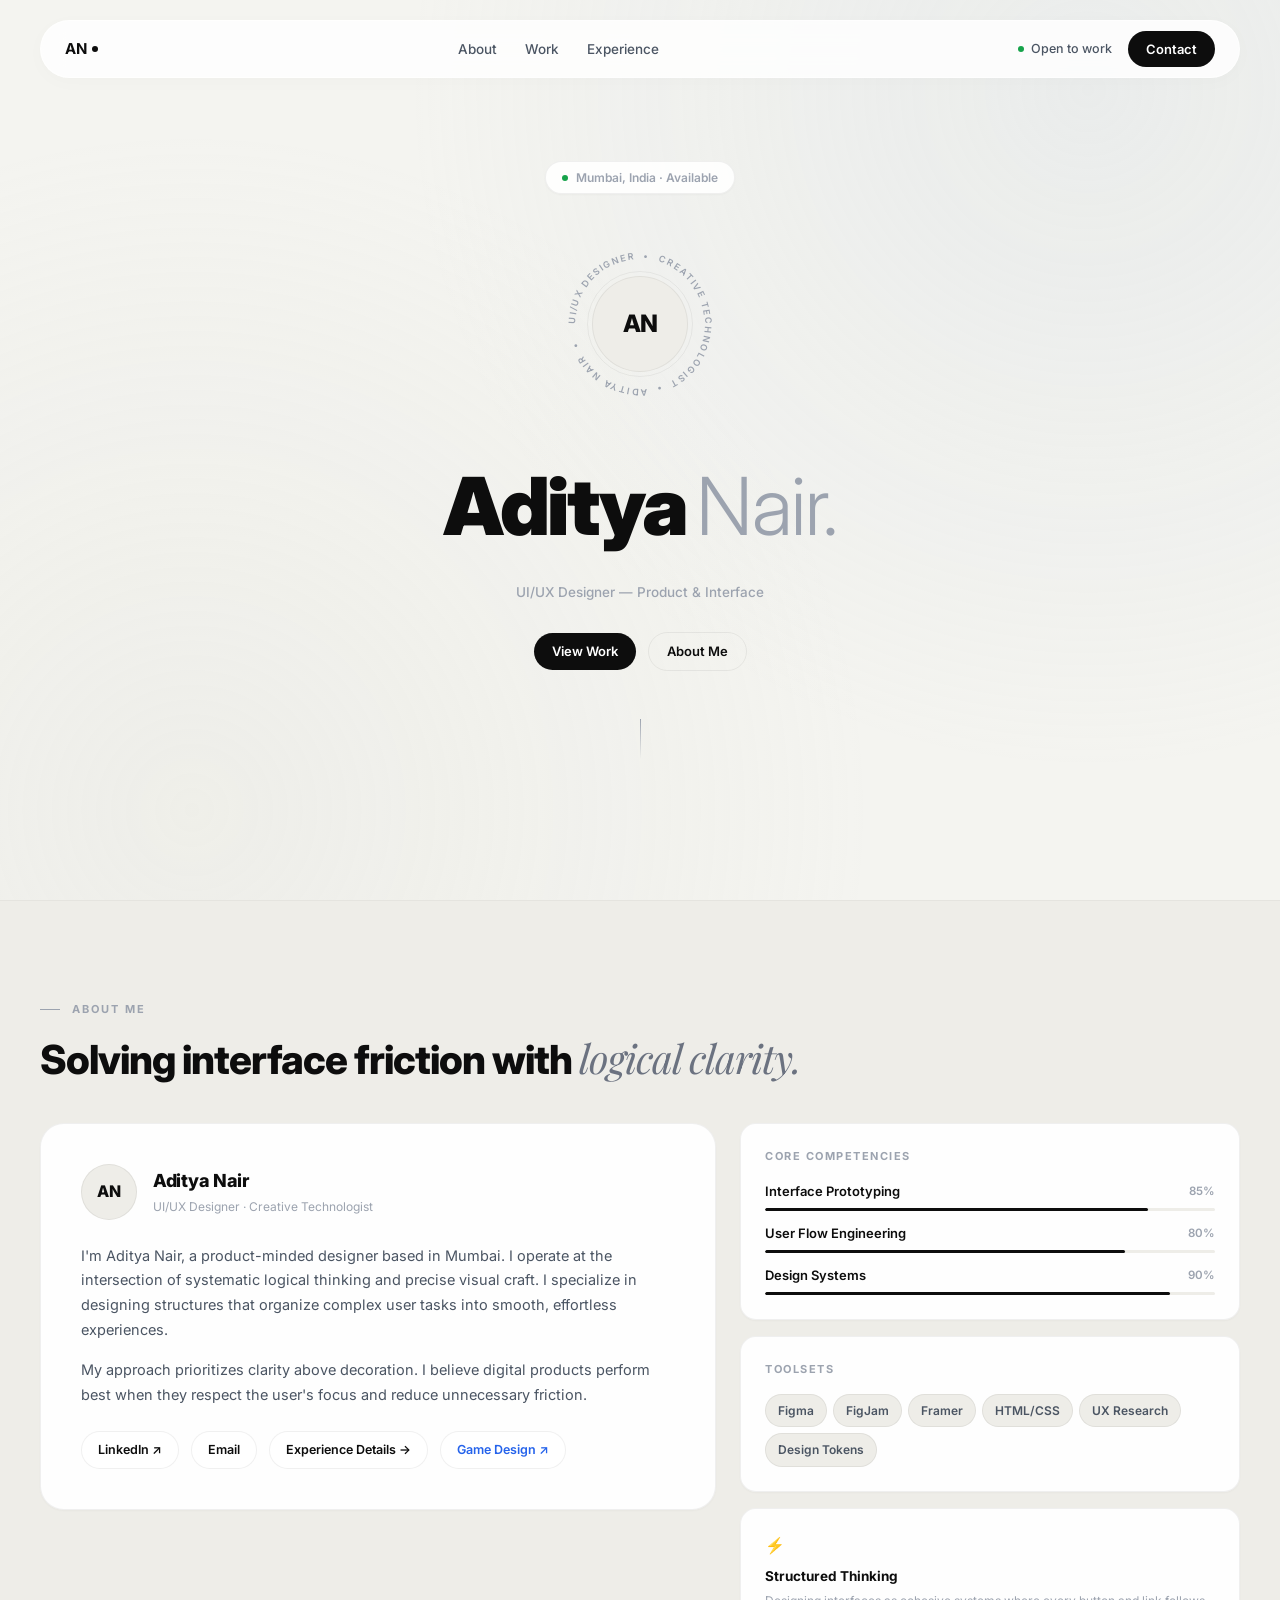
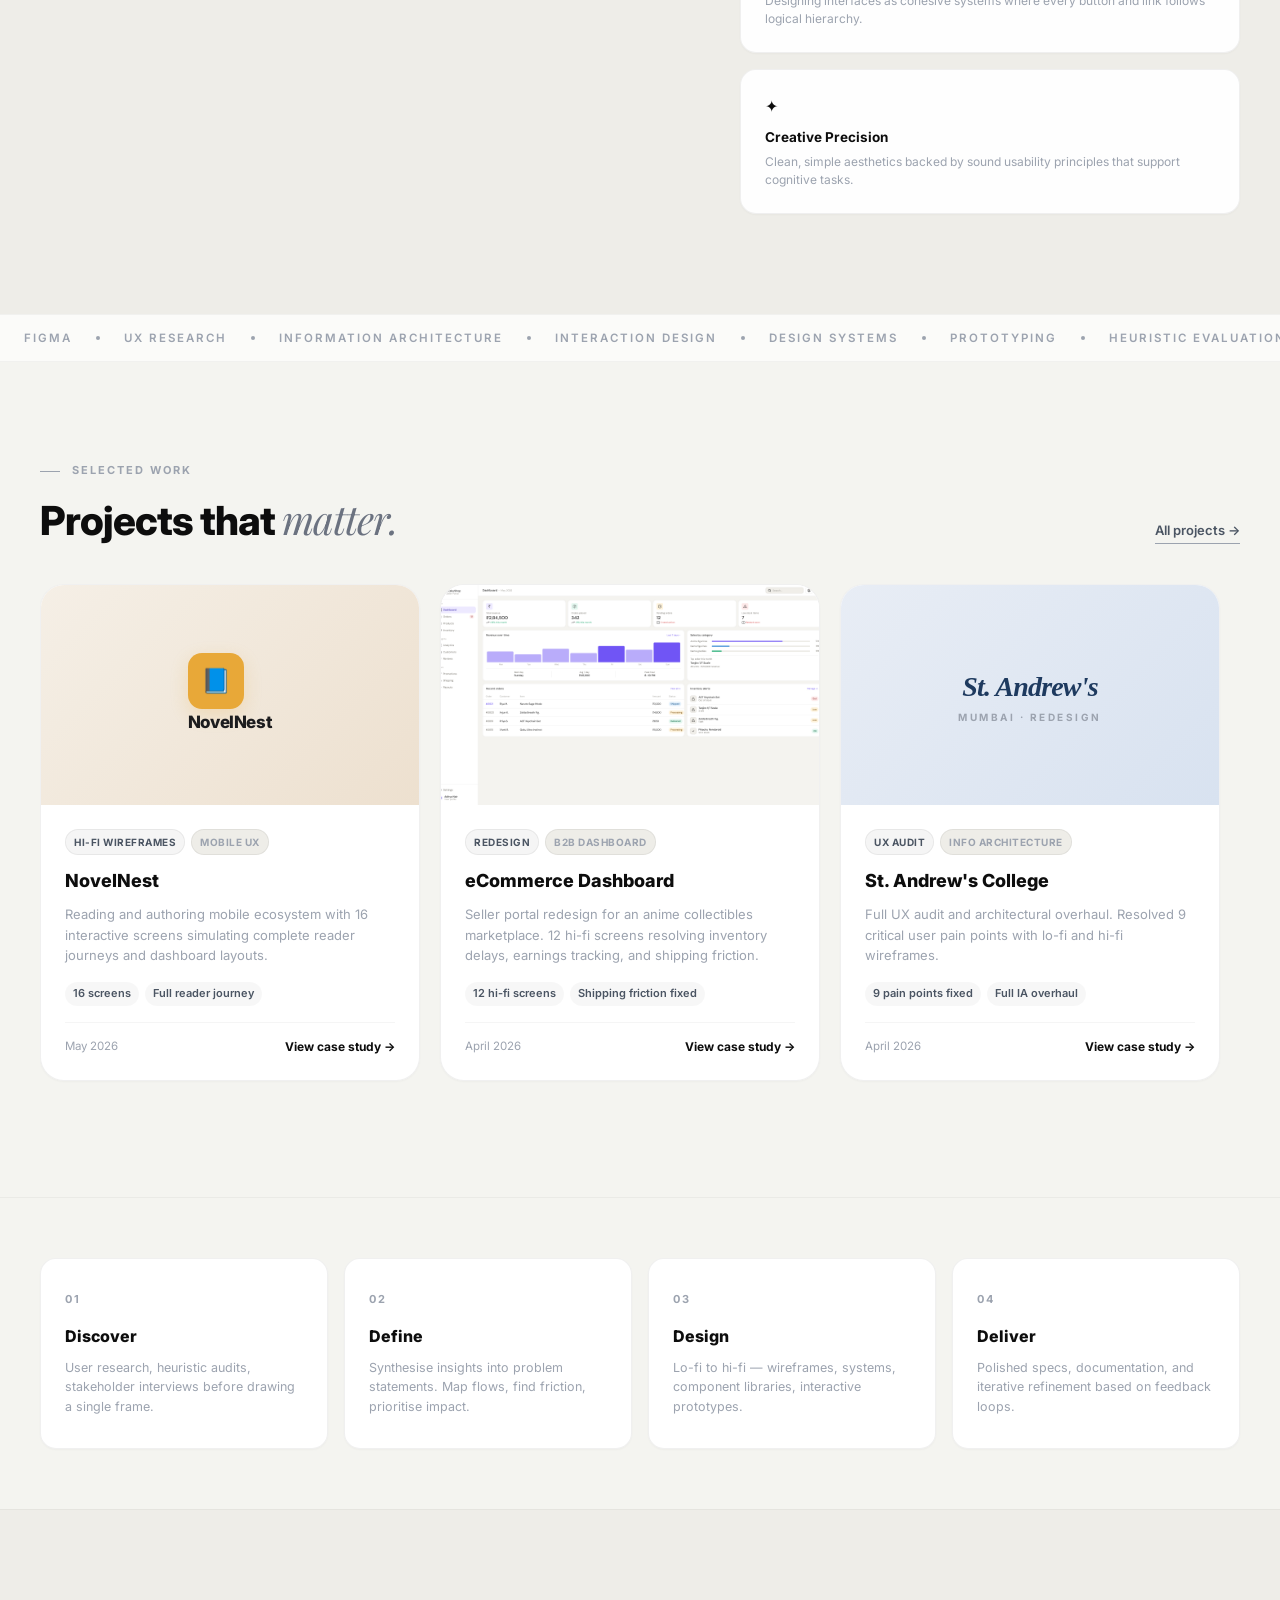
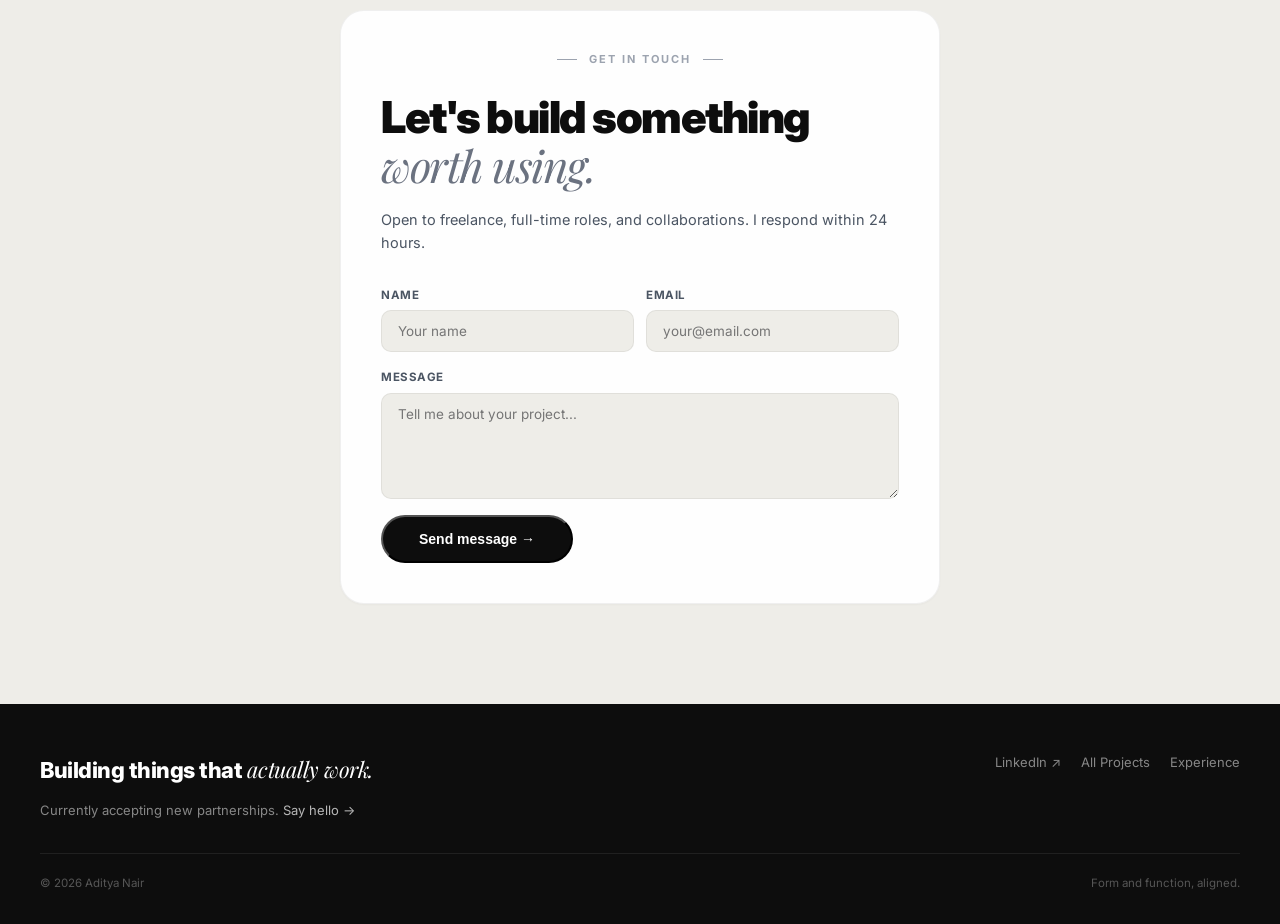
<file: index.html>
<!DOCTYPE html>
<html lang="en">
<head>
  <meta charset="UTF-8">
  <meta name="viewport" content="width=device-width, initial-scale=1.0">
  <title>Aditya Nair &mdash; UI/UX Designer</title>
  <meta name="description" content="Portfolio of Aditya Nair, UI/UX Designer based in Mumbai.">
  <meta name="author" content="Aditya Nair">
  <meta property="og:title" content="Aditya Nair &mdash; UI/UX Designer">
  <meta property="og:type" content="website">
  <link rel="preconnect" href="https://fonts.googleapis.com">
  <link rel="preconnect" href="https://fonts.gstatic.com" crossorigin>
  <link href="https://fonts.googleapis.com/css2?family=Inter:wght@300;400;500;600;700;800;900&family=Playfair+Display:ital,wght@1,400&display=swap" rel="stylesheet">
  <link rel="stylesheet" href="styles.css?v=11">
  <link rel="icon" type="image/png" href="favicon.png">
</head>
<body>

  <!-- Background -->
  <div class="bg-canvas" aria-hidden="true">
    <div class="bg-orb bg-orb-1"></div>
    <div class="bg-orb bg-orb-2"></div>
  </div>

  <!-- Toast Notification -->
  <div id="toastNotification" class="toast-notification" aria-live="polite">Email copied to clipboard!</div>

  <!-- ════════════════ DYNAMIC NAV (IPHONE ISLAND STYLE) ════════════════ -->
  <div class="nav-wrapper">
    <nav class="nav" id="mainNav">
      <a href="index.html" class="nav-logo" id="navLogo">AN<span class="nav-logo-dot"></span></a>
      <ul class="nav-links">
        <li><a href="#about">About</a></li>
        <li><a href="#work">Work</a></li>
        <li><a href="experience.html">Experience</a></li>
      </ul>
      <div class="nav-cta" id="navCta">
        <span class="nav-available"><span class="nav-available-dot"></span>Open to work</span>
        <a href="mailto:aditya.gamedesigner0402@gmail.com" class="btn-primary copy-email-btn">Contact</a>
      </div>
    </nav>
  </div>

  <!-- ════════════════ HERO ════════════════ -->
  <section class="hero" id="home">

    <!-- Fade-out wrapper (gets opacity-0 on scroll) -->
    <div class="hero-content" id="heroContent">

      <!-- Status tag -->
      <div class="hero-status-tag">
        <span class="hero-tag-dot"></span>
        Mumbai, India &middot; Available
      </div>

      <!-- Avatar + name ring -->
      <div class="avatar-scene">

        <!-- Rotating ring text -->
        <div class="avatar-ring-text" aria-hidden="true">
          <svg viewBox="0 0 200 200" class="ring-svg">
            <defs>
              <path id="circlePath"
                d="M 100,100 m -72,0 a 72,72 0 1,1 144,0 a 72,72 0 1,1 -144,0"/>
            </defs>
            <text class="ring-label">
              <textPath href="#circlePath" startOffset="0%">
                UI/UX DESIGNER &nbsp;&bull;&nbsp; CREATIVE TECHNOLOGIST &nbsp;&bull;&nbsp; ADITYA NAIR &nbsp;&bull;&nbsp;
              </textPath>
            </text>
          </svg>
        </div>

        <!-- Avatar circle -->
        <div class="avatar-circle">
          <span class="avatar-initials">AN</span>
          <div class="avatar-pulse"></div>
        </div>

      </div>

      <!-- Name block -->
      <div class="hero-name-block">
        <div class="hero-firstname">Aditya</div>
        <div class="hero-lastname">Nair.</div>
      </div>

      <!-- Role + location -->
      <p class="hero-role">UI/UX Designer &mdash; Product &amp; Interface</p>

      <!-- CTAs -->
      <div class="hero-actions">
        <a href="#work" class="btn-primary">View Work</a>
        <a href="#about" class="btn-outline">About Me</a>
      </div>

      <!-- Scroll cue -->
      <div class="hero-scroll-cue" aria-hidden="true">
        <div class="scroll-cue-line"></div>
      </div>

    </div>

  </section>

  <!-- ════════════════ REVAMPED ABOUT ME ════════════════ -->
  <section class="about-section" id="about">
    <div class="about-inner">
      
      <div class="about-section-header reveal">
        <div class="section-eyebrow">
          <span class="eyebrow-line"></span>
          <span class="eyebrow-text">About Me</span>
        </div>
        <h2 class="section-title">Solving interface friction with <span class="serif">logical clarity.</span></h2>
      </div>

      <div class="about-layout-grid">
        
        <!-- Large Bio Card -->
        <div class="about-card-large reveal">
          <div class="about-avatar-row">
            <div class="about-avatar">AN</div>
            <div class="about-identity">
              <h3>Aditya Nair</h3>
              <p>UI/UX Designer &middot; Creative Technologist</p>
            </div>
          </div>
          
          <p class="about-bio-text">
            I'm Aditya Nair, a product-minded designer based in Mumbai. I operate at the intersection of systematic logical thinking and precise visual craft. I specialize in designing structures that organize complex user tasks into smooth, effortless experiences.
          </p>
          <p class="about-bio-text">
            My approach prioritizes clarity above decoration. I believe digital products perform best when they respect the user's focus and reduce unnecessary friction.
          </p>

          <div class="about-cta-row">
            <a href="https://www.linkedin.com/in/adityanair0402/" target="_blank" class="about-link">LinkedIn &nearr;</a>
            <a href="mailto:aditya.gamedesigner0402@gmail.com" class="about-link copy-email-btn">Email</a>
            <a href="experience.html" class="about-link">Experience Details &rarr;</a>
            <a href="https://gd-kateki.github.io/Personal-Website/" target="_blank" class="about-link" style="color: var(--accent-hover); font-weight:600;">Game Design &nearr;</a>
          </div>
        </div>

        <!-- Capability and Mindset Cards -->
        <div class="about-cards-subgrid">
          
          <!-- Capabilities Glass Card -->
          <div class="about-card-small reveal">
            <h4 class="about-card-label">Core Competencies</h4>
            <div class="skill-list">
              <div class="skill-row">
                <div class="skill-row-top">
                  <span class="skill-name">Interface Prototyping</span>
                  <span class="skill-pct">85%</span>
                </div>
                <div class="skill-track"><div class="skill-bar" data-width="85%"></div></div>
              </div>
              <div class="skill-row">
                <div class="skill-row-top">
                  <span class="skill-name">User Flow Engineering</span>
                  <span class="skill-pct">80%</span>
                </div>
                <div class="skill-track"><div class="skill-bar" data-width="80%"></div></div>
              </div>
              <div class="skill-row">
                <div class="skill-row-top">
                  <span class="skill-name">Design Systems</span>
                  <span class="skill-pct">90%</span>
                </div>
                <div class="skill-track"><div class="skill-bar" data-width="90%"></div></div>
              </div>
            </div>
          </div>

          <!-- Tools Glass Card -->
          <div class="about-card-small reveal">
            <h4 class="about-card-label">Toolsets</h4>
            <div class="tools-chip-list">
              <span class="tool-chip">Figma</span>
              <span class="tool-chip">FigJam</span>
              <span class="tool-chip">Framer</span>
              <span class="tool-chip">HTML/CSS</span>
              <span class="tool-chip">UX Research</span>
              <span class="tool-chip">Design Tokens</span>
            </div>
          </div>

          <!-- Mindset card 1 -->
          <div class="about-card-small mindset-card-flat reveal">
            <span class="mindset-icon">&#9889;</span>
            <div class="mindset-title">Structured Thinking</div>
            <p class="mindset-desc">Designing interfaces as cohesive systems where every button and link follows logical hierarchy.</p>
          </div>

          <!-- Mindset card 2 -->
          <div class="about-card-small mindset-card-flat reveal">
            <span class="mindset-icon">&#10022;</span>
            <div class="mindset-title">Creative Precision</div>
            <p class="mindset-desc">Clean, simple aesthetics backed by sound usability principles that support cognitive tasks.</p>
          </div>

        </div>

      </div>

    </div>
  </section>

  <!-- ════════════════ MARQUEE ════════════════ -->
  <div class="marquee-wrap" aria-hidden="true">
    <div class="marquee-track">
      <div class="marquee-item">
        Figma <span class="marquee-dot"></span>
        UX Research <span class="marquee-dot"></span>
        Information Architecture <span class="marquee-dot"></span>
        Interaction Design <span class="marquee-dot"></span>
        Design Systems <span class="marquee-dot"></span>
        Prototyping <span class="marquee-dot"></span>
        Heuristic Evaluation <span class="marquee-dot"></span>
        Motion Design <span class="marquee-dot"></span>
        Accessibility <span class="marquee-dot"></span>
      </div>
      <div class="marquee-item">
        Figma <span class="marquee-dot"></span>
        UX Research <span class="marquee-dot"></span>
        Information Architecture <span class="marquee-dot"></span>
        Interaction Design <span class="marquee-dot"></span>
        Design Systems <span class="marquee-dot"></span>
        Prototyping <span class="marquee-dot"></span>
        Heuristic Evaluation <span class="marquee-dot"></span>
        Motion Design <span class="marquee-dot"></span>
        Accessibility <span class="marquee-dot"></span>
      </div>
    </div>
  </div>

  <!-- ════════════════ WORK ════════════════ -->
  <section class="work-section" id="work">
    <div class="work-section-inner">
      <div class="section-header-row reveal">
        <div>
          <div class="section-eyebrow">
            <span class="eyebrow-line"></span>
            <span class="eyebrow-text">Selected Work</span>
          </div>
          <h2 class="section-title">Projects that <span class="serif">matter.</span></h2>
        </div>
        <a href="projects.html" class="see-all-link">All projects &rarr;</a>
      </div>

      <div class="projects-grid" id="projectsGrid">

        <div class="proj-card reveal" onclick="window.location.href='NovelNest_Project.html'">
          <div class="proj-visual" style="background:linear-gradient(135deg,#F5EFE6,#EDE0CF);">
            <div class="proj-visual-placeholder">
              <div style="width:56px;height:56px;background:#E8A838;border-radius:14px;display:flex;align-items:center;justify-content:center;font-size:24px;box-shadow:0 6px 18px rgba(232,168,56,0.22);">&#128216;</div>
              <div style="font-size:17px;font-weight:800;color:#1C1C1E;letter-spacing:-0.4px;">NovelNest</div>
            </div>
          </div>
          <div class="proj-body">
            <div class="proj-tags"><span class="proj-tag accent">Hi-Fi Wireframes</span><span class="proj-tag">Mobile UX</span></div>
            <h3 class="proj-title">NovelNest</h3>
            <p class="proj-desc">Reading and authoring mobile ecosystem with 16 interactive screens simulating complete reader journeys and dashboard layouts.</p>
            <div class="proj-impact"><span class="proj-impact-badge">16 screens</span><span class="proj-impact-badge">Full reader journey</span></div>
            <div class="proj-footer"><span class="proj-year">May 2026</span><a href="NovelNest_Project.html" class="proj-link">View case study &rarr;</a></div>
          </div>
        </div>

        <div class="proj-card reveal reveal-delay-1" onclick="window.location.href='eCommerce_Dashboard_Portal.html'">
          <div class="proj-visual"><img src="Dashboard_Portal_Project/Dashboard.png" loading="lazy" alt="eCommerce Dashboard"></div>
          <div class="proj-body">
            <div class="proj-tags"><span class="proj-tag accent">Redesign</span><span class="proj-tag">B2B Dashboard</span></div>
            <h3 class="proj-title">eCommerce Dashboard</h3>
            <p class="proj-desc">Seller portal redesign for an anime collectibles marketplace. 12 hi-fi screens resolving inventory delays, earnings tracking, and shipping friction.</p>
            <div class="proj-impact"><span class="proj-impact-badge">12 hi-fi screens</span><span class="proj-impact-badge">Shipping friction fixed</span></div>
            <div class="proj-footer"><span class="proj-year">April 2026</span><a href="eCommerce_Dashboard_Portal.html" class="proj-link">View case study &rarr;</a></div>
          </div>
        </div>

        <div class="proj-card reveal reveal-delay-2" onclick="window.location.href='StAndrews_casestudy_full.html'">
          <div class="proj-visual" style="background:linear-gradient(135deg,#E8EDF5,#D8E2F0);">
            <div class="proj-visual-placeholder">
              <div style="font-size:28px;font-weight:800;color:#1e3a5f;letter-spacing:-0.8px;font-style:italic;font-family:Georgia,serif;text-align:center;">St. Andrew's</div>
              <div style="font-size:10px;font-weight:700;letter-spacing:2.5px;text-transform:uppercase;color:#9CA3AF;">Mumbai &middot; Redesign</div>
            </div>
          </div>
          <div class="proj-body">
            <div class="proj-tags"><span class="proj-tag accent">UX Audit</span><span class="proj-tag">Info Architecture</span></div>
            <h3 class="proj-title">St. Andrew's College</h3>
            <p class="proj-desc">Full UX audit and architectural overhaul. Resolved 9 critical user pain points with lo-fi and hi-fi wireframes.</p>
            <div class="proj-impact"><span class="proj-impact-badge">9 pain points fixed</span><span class="proj-impact-badge">Full IA overhaul</span></div>
            <div class="proj-footer"><span class="proj-year">April 2026</span><a href="StAndrews_casestudy_full.html" class="proj-link">View case study &rarr;</a></div>
          </div>
        </div>

        <div class="proj-card reveal reveal-delay-3" onclick="window.location.href='ETS2_case_study.html'">
          <div class="proj-visual"><img src="ets2_preview.png" loading="lazy" alt="Euro Truck Simulator 2"></div>
          <div class="proj-body">
            <div class="proj-tags"><span class="proj-tag accent">Heuristic Review</span><span class="proj-tag">Conversion</span></div>
            <h3 class="proj-title">Euro Truck Simulator 2</h3>
            <p class="proj-desc">Heuristic evaluation of the official web presence. Identified 13 conversion pitfalls with high-impact improvement proposals.</p>
            <div class="proj-impact"><span class="proj-impact-badge">13 pitfalls found</span><span class="proj-impact-badge">High-impact proposals</span></div>
            <div class="proj-footer"><span class="proj-year">March 2026</span><a href="ETS2_case_study.html" class="proj-link">View case study &rarr;</a></div>
          </div>
        </div>

        <div class="proj-card reveal" onclick="window.location.href='CafeMenu.html'">
          <div class="proj-visual" style="background:#1c3328;">
            <img src="Cafe_Menu_Project/Main Screen.png" style="height:90%;width:auto;object-fit:contain;border-radius:8px;" loading="lazy" alt="Cozy Cafe">
          </div>
          <div class="proj-body">
            <div class="proj-tags"><span class="proj-tag accent">UI Showcase</span><span class="proj-tag">Mobile B2C</span></div>
            <h3 class="proj-title">Cozy Cafe Self-Order</h3>
            <p class="proj-desc">QR-code-based self-ordering flow for dining guests. Minimal friction checkout with appetizing visual states.</p>
            <div class="proj-impact"><span class="proj-impact-badge">QR-first flow</span><span class="proj-impact-badge">Zero-friction checkout</span></div>
            <div class="proj-footer"><span class="proj-year">Feb 2026</span><a href="CafeMenu.html" class="proj-link">View case study &rarr;</a></div>
          </div>
        </div>

      </div>
    </div>
  </section>

  <!-- ════════════════ PROCESS ════════════════ -->
  <div class="process-strip reveal">
    <div class="process-strip-inner">
      <div class="process-item">
        <div class="process-num">01</div>
        <div class="process-title">Discover</div>
        <div class="process-desc">User research, heuristic audits, stakeholder interviews before drawing a single frame.</div>
      </div>
      <div class="process-item">
        <div class="process-num">02</div>
        <div class="process-title">Define</div>
        <div class="process-desc">Synthesise insights into problem statements. Map flows, find friction, prioritise impact.</div>
      </div>
      <div class="process-item">
        <div class="process-num">03</div>
        <div class="process-title">Design</div>
        <div class="process-desc">Lo-fi to hi-fi &mdash; wireframes, systems, component libraries, interactive prototypes.</div>
      </div>
      <div class="process-item">
        <div class="process-num">04</div>
        <div class="process-title">Deliver</div>
        <div class="process-desc">Polished specs, documentation, and iterative refinement based on feedback loops.</div>
      </div>
    </div>
  </div>

  <!-- ════════════════ CONTACT ════════════════ -->
  <section class="contact-section" id="contact">
    <div class="contact-inner">
      <div class="section-eyebrow reveal" style="justify-content:center;margin-bottom:24px;">
        <span class="eyebrow-line"></span>
        <span class="eyebrow-text">Get in touch</span>
        <span class="eyebrow-line"></span>
      </div>
      <h2 class="contact-headline reveal">Let&apos;s build something<br><span class="serif">worth using.</span></h2>
      <p class="contact-sub reveal">Open to freelance, full-time roles, and collaborations. I respond within 24 hours.</p>
      <form class="contact-form reveal" action="https://formsubmit.co/hello@adityanair.com" method="POST">
        <input type="hidden" name="_subject" value="New Contact from Portfolio">
        <input type="hidden" name="_captcha" value="false">
        <div class="form-row">
          <div class="form-group"><label for="c-name">Name</label><input type="text" id="c-name" name="name" placeholder="Your name" required></div>
          <div class="form-group"><label for="c-email">Email</label><input type="email" id="c-email" name="email" placeholder="your@email.com" required></div>
        </div>
        <div class="form-group"><label for="c-msg">Message</label><textarea id="c-msg" name="message" rows="5" placeholder="Tell me about your project..." required></textarea></div>
        <div class="form-submit"><button type="submit" class="btn-primary" style="padding:14px 36px;font-size:14px;">Send message &rarr;</button></div>
      </form>
    </div>
  </section>

  <!-- ════════════════ FOOTER ════════════════ -->
  <footer class="footer">
    <div class="footer-inner">
      <div>
        <p class="footer-tagline">Building things that <span class="serif">actually work.</span></p>
        <p class="footer-sub">Currently accepting new partnerships. <a href="mailto:aditya.gamedesigner0402@gmail.com">Say hello &rarr;</a></p>
      </div>
      <div class="footer-links">
        <a href="https://www.linkedin.com/in/adityanair0402/" class="footer-link" target="_blank">LinkedIn &nearr;</a>
        <a href="projects.html" class="footer-link">All Projects</a>
        <a href="experience.html" class="footer-link">Experience</a>
      </div>
    </div>
    <div class="footer-bottom">
      <span>&copy; 2026 Aditya Nair</span>
      <span>Form and function, aligned.</span>
    </div>
  </footer>

  <!-- ════════════════ SCRIPTS ════════════════ -->
  <script>
  (function() {
    'use strict';

    // ── Hero scroll fade ──
    const heroContent = document.getElementById('heroContent');
    let ticking = false;
    let lastScrollY = 0;

    function onScroll() {
      lastScrollY = window.scrollY;
      if (!ticking) {
        window.requestAnimationFrame(updateHeroFade);
        ticking = true;
      }
    }

    function updateHeroFade() {
      const progress = Math.min(lastScrollY / (window.innerHeight * 0.6), 1);
      heroContent.style.opacity      = 1 - progress;
      heroContent.style.transform    = 'translateY(' + (progress * -40) + 'px)';
      ticking = false;
    }

    window.addEventListener('scroll', onScroll, { passive: true });

    // ── Dynamic iPhone Island Style Nav ──
    const nav = document.getElementById('mainNav');
    const logo = document.getElementById('navLogo');
    const cta = document.getElementById('navCta');
    
    function onNavScroll() {
      if (window.scrollY > 80) {
        nav.classList.add('nav-island');
        logo.classList.add('hide-element');
        cta.classList.add('hide-element');
      } else {
        nav.classList.remove('nav-island');
        logo.classList.remove('hide-element');
        cta.classList.remove('hide-element');
      }
    }
    window.addEventListener('scroll', onNavScroll, { passive: true });

    // ── Scroll reveal (IntersectionObserver — zero scroll listener overhead) ──
    const reveals = document.querySelectorAll('.reveal');
    const revealObs = new IntersectionObserver(function(entries) {
      entries.forEach(function(entry) {
        if (entry.isIntersecting) {
          entry.target.classList.add('active');
          revealObs.unobserve(entry.target);
        }
      });
    }, { threshold: 0.05, rootMargin: '0px 0px -20px 0px' });
    reveals.forEach(function(el) { revealObs.observe(el); });

    // ── Skill bars (triggered by IntersectionObserver) ──
    const skillBars = document.querySelectorAll('.skill-bar');
    const skillObs = new IntersectionObserver(function(entries) {
      entries.forEach(function(entry) {
        if (entry.isIntersecting) {
          entry.target.style.width = entry.target.getAttribute('data-width');
          skillObs.unobserve(entry.target);
        }
      });
    }, { threshold: 0.5 });
    skillBars.forEach(function(b) { skillObs.observe(b); });

    // ── Project grid drag-scroll ──
    var grid = document.getElementById('projectsGrid');
    var dragging = false, startX = 0, sl = 0;

    grid.addEventListener('mousedown', function(e) {
      dragging = true;
      startX = e.pageX - grid.offsetLeft;
      sl = grid.scrollLeft;
      grid.classList.add('grabbing');
    });
    document.addEventListener('mouseup', function() {
      dragging = false;
      grid.classList.remove('grabbing');
    });
    grid.addEventListener('mousemove', function(e) {
      if (!dragging) return;
      e.preventDefault();
      grid.scrollLeft = sl - (e.pageX - grid.offsetLeft - startX) * 1.4;
    });
    grid.addEventListener('wheel', function(e) {
      var max = grid.scrollWidth - grid.clientWidth;
      if ((e.deltaY > 0 && grid.scrollLeft < max - 1) || (e.deltaY < 0 && grid.scrollLeft > 1)) {
        e.preventDefault();
        grid.scrollLeft += e.deltaY;
      }
    }, { passive: false });
    grid.querySelectorAll('img, a, .proj-card').forEach(function(el) {
      el.addEventListener('dragstart', function(e) { e.preventDefault(); });
    });

    // ── 3D card tilt (throttled to rAF) ──
    var tiltTicking = false;
    document.querySelectorAll('.proj-card').forEach(function(card) {
      var pendingX = 0, pendingY = 0;
      card.addEventListener('mousemove', function(e) {
        var r = card.getBoundingClientRect();
        pendingX = ((r.height / 2) - (e.clientY - r.top)) / 18;
        pendingY = ((e.clientX - r.left) - (r.width / 2)) / 18;
        if (!tiltTicking) {
          requestAnimationFrame(function() {
            card.style.transform = 'perspective(900px) rotateX(' + pendingX + 'deg) rotateY(' + pendingY + 'deg) translateY(-4px)';
            tiltTicking = false;
          });
          tiltTicking = true;
        }
      });
      card.addEventListener('mouseleave', function() {
        card.style.transform = '';
      });
    });

    // ── Email Copy Clipboard Handler ──
    const emailToCopy = "aditya.gamedesigner0402@gmail.com";
    const toast = document.getElementById("toastNotification");

    document.querySelectorAll(".copy-email-btn").forEach(function(btn) {
      btn.addEventListener("click", function(e) {
        // Copy to clipboard
        if (navigator.clipboard) {
          navigator.clipboard.writeText(emailToCopy).then(showToast).catch(function(err) {
            console.error("Could not copy text: ", err);
          });
        } else {
          // Fallback
          const textarea = document.createElement("textarea");
          textarea.value = emailToCopy;
          textarea.style.position = "fixed";
          document.body.appendChild(textarea);
          textarea.select();
          try {
            document.execCommand("copy");
            showToast();
          } catch (err) {
            console.error("Fallback copy failed", err);
          }
          document.body.removeChild(textarea);
        }
      });
    });

    function showToast() {
      toast.classList.add("show-toast");
      setTimeout(function() {
        toast.classList.remove("show-toast");
      }, 2500);
    }

    // ── Game Design Portfolio Prompt ──
    const gdPrompt = document.getElementById('gdPortfolioPrompt');
    const gdCloseBtn = document.getElementById('gdPortfolioClose');
    
    if (gdPrompt && gdCloseBtn && !localStorage.getItem('gd-prompt-dismissed')) {
      setTimeout(() => {
        gdPrompt.classList.add('show');
      }, 1500);
      
      gdCloseBtn.addEventListener('click', () => {
        gdPrompt.classList.remove('show');
        localStorage.setItem('gd-prompt-dismissed', 'true');
      });
    }

  })();
  </script>

  <!-- Game Design Portfolio Prompt -->
  <div id="gdPortfolioPrompt" class="gd-portfolio-prompt">
    <a href="https://gd-kateki.github.io/Personal-Website/" target="_blank" class="gd-portfolio-link">
      <span class="gd-portfolio-icon">👾</span>
      <span>Looking for my Game Design Portfolio? &rarr;</span>
    </a>
    <button id="gdPortfolioClose" class="gd-portfolio-close" aria-label="Dismiss prompt">&times;</button>
  </div>

</body>
</html>
</file>
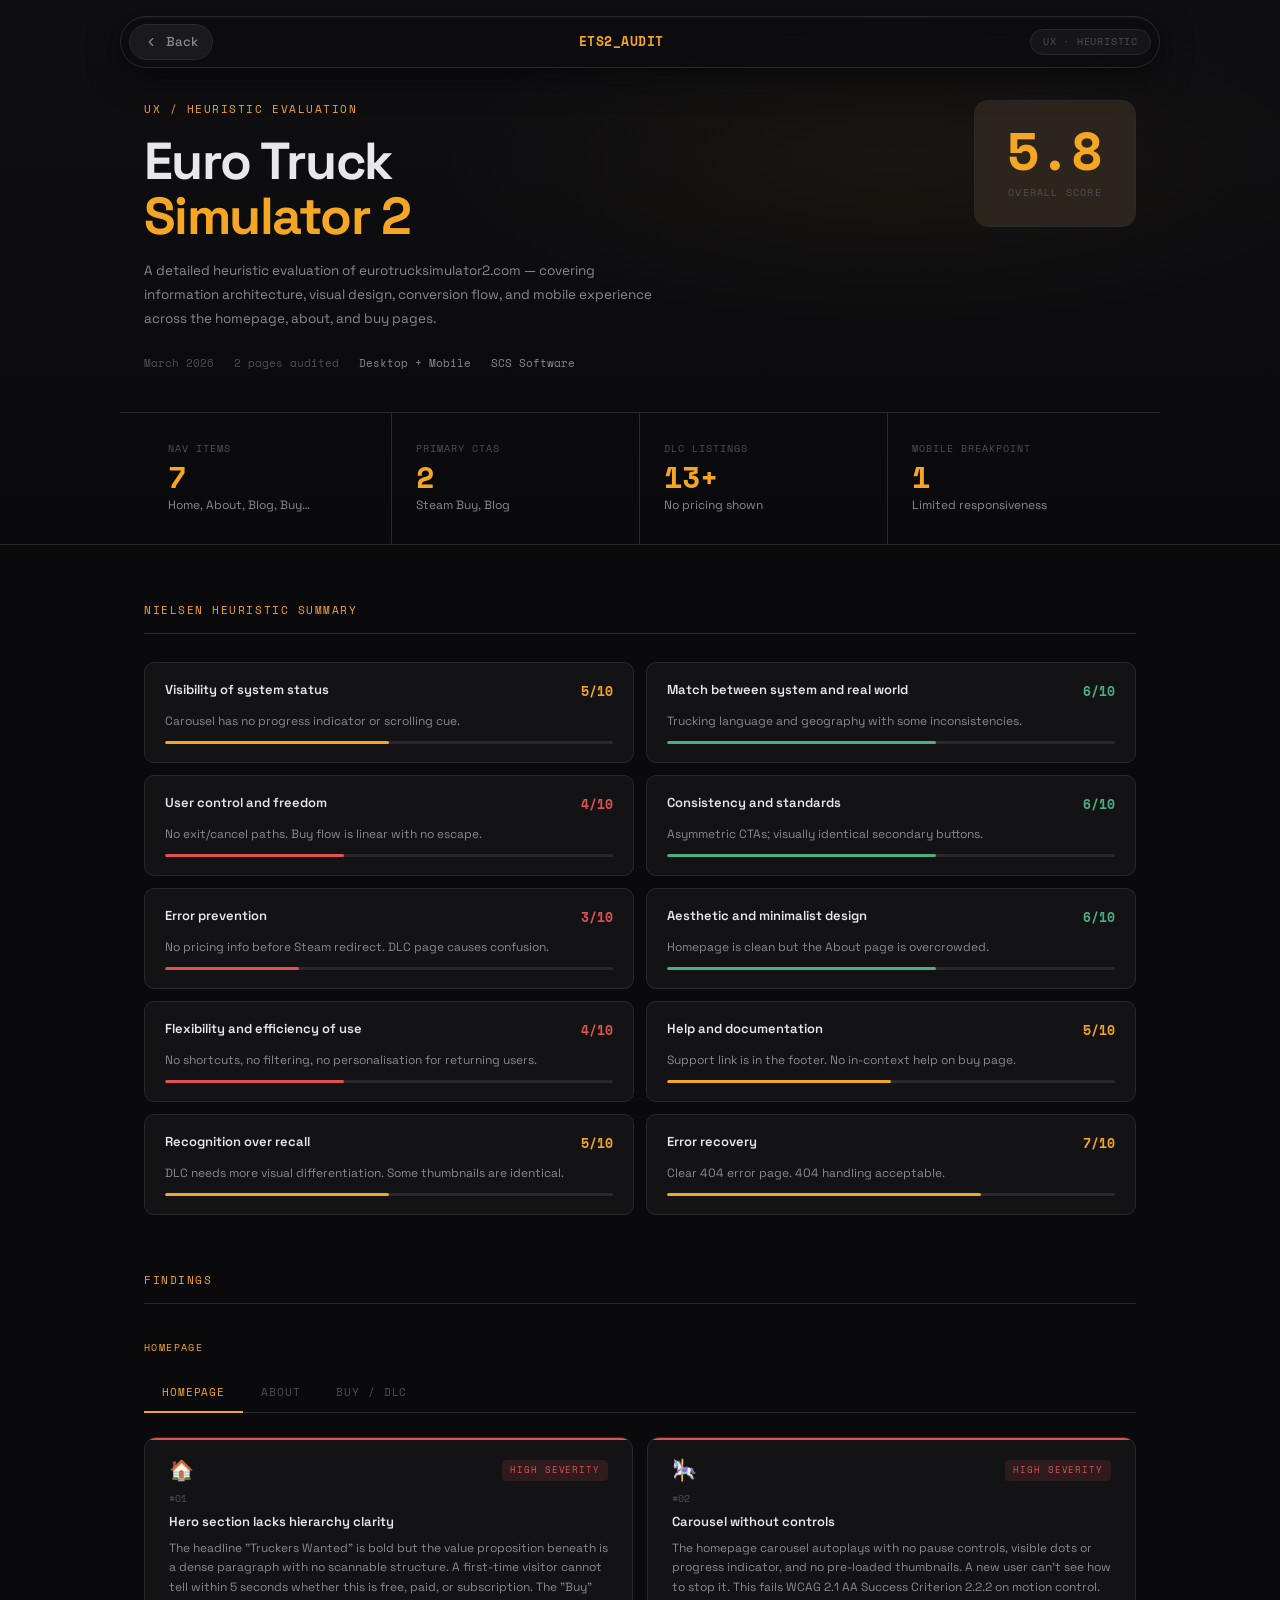
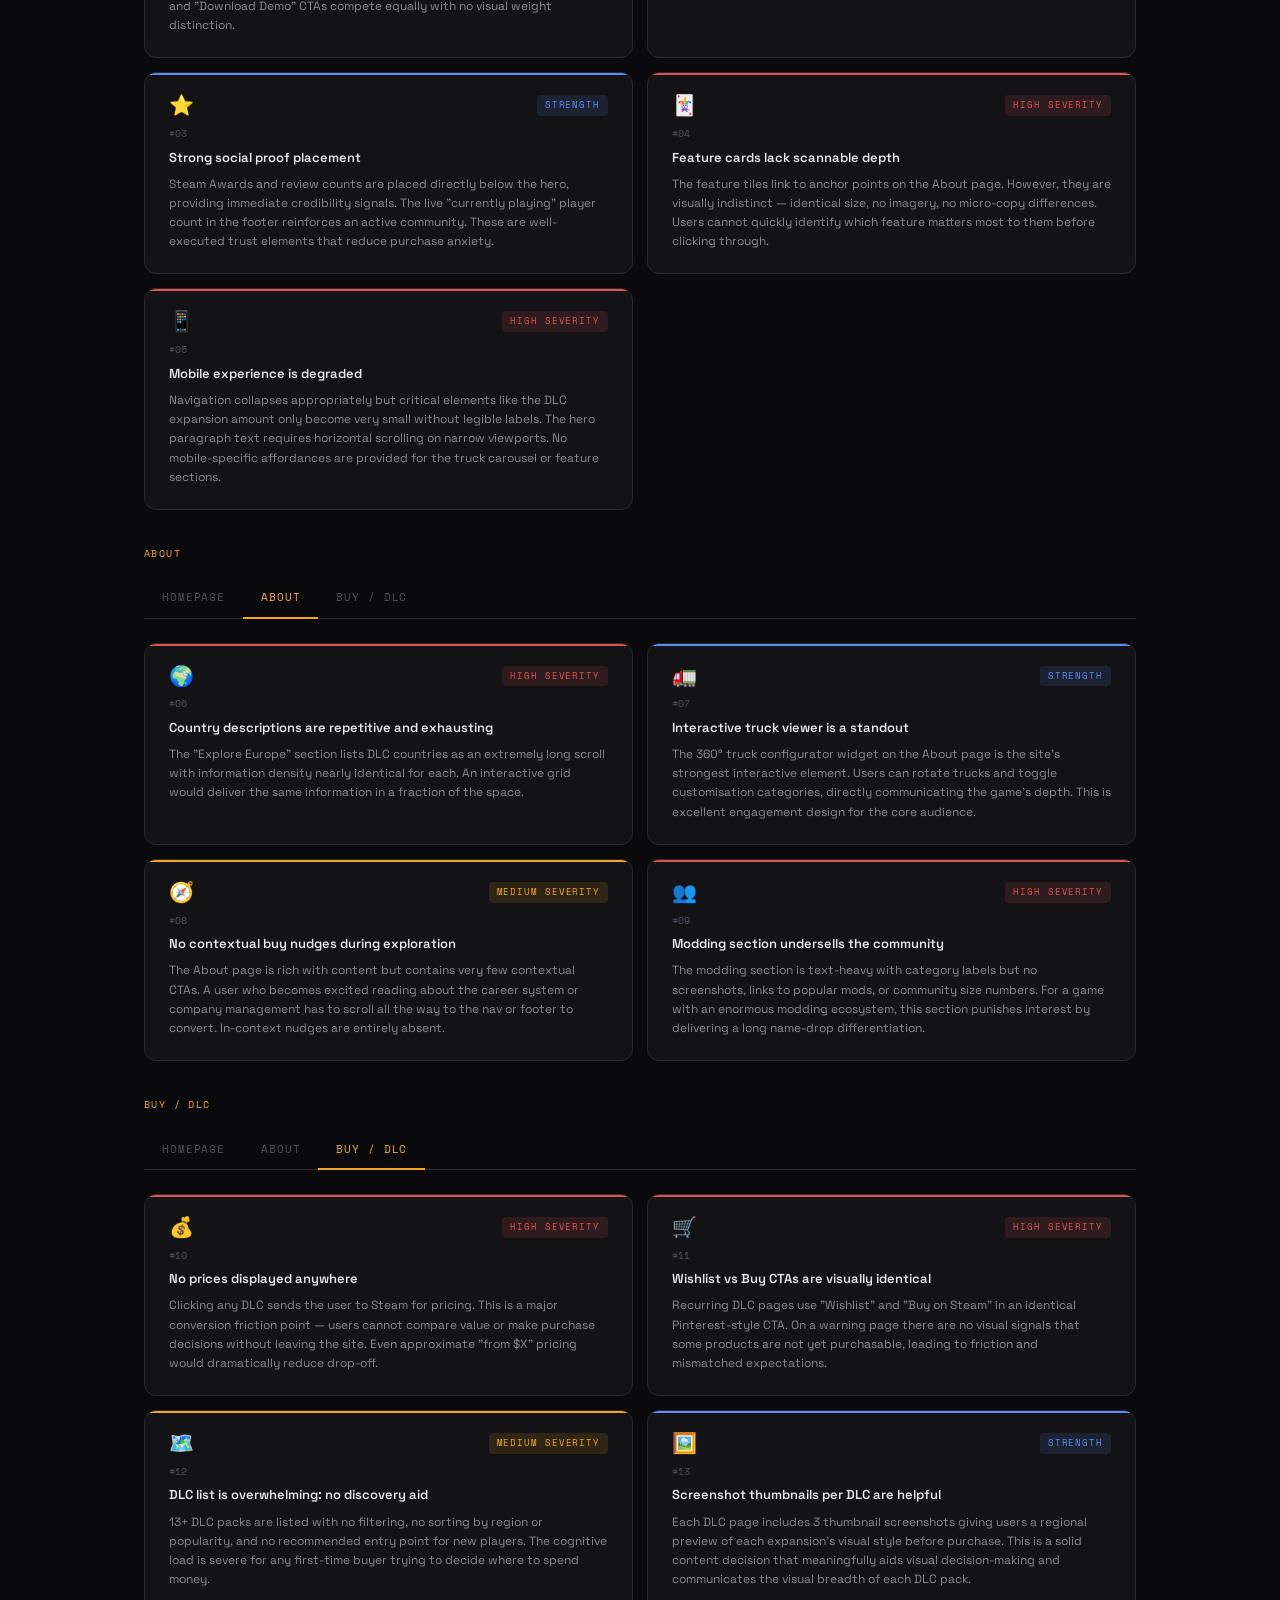
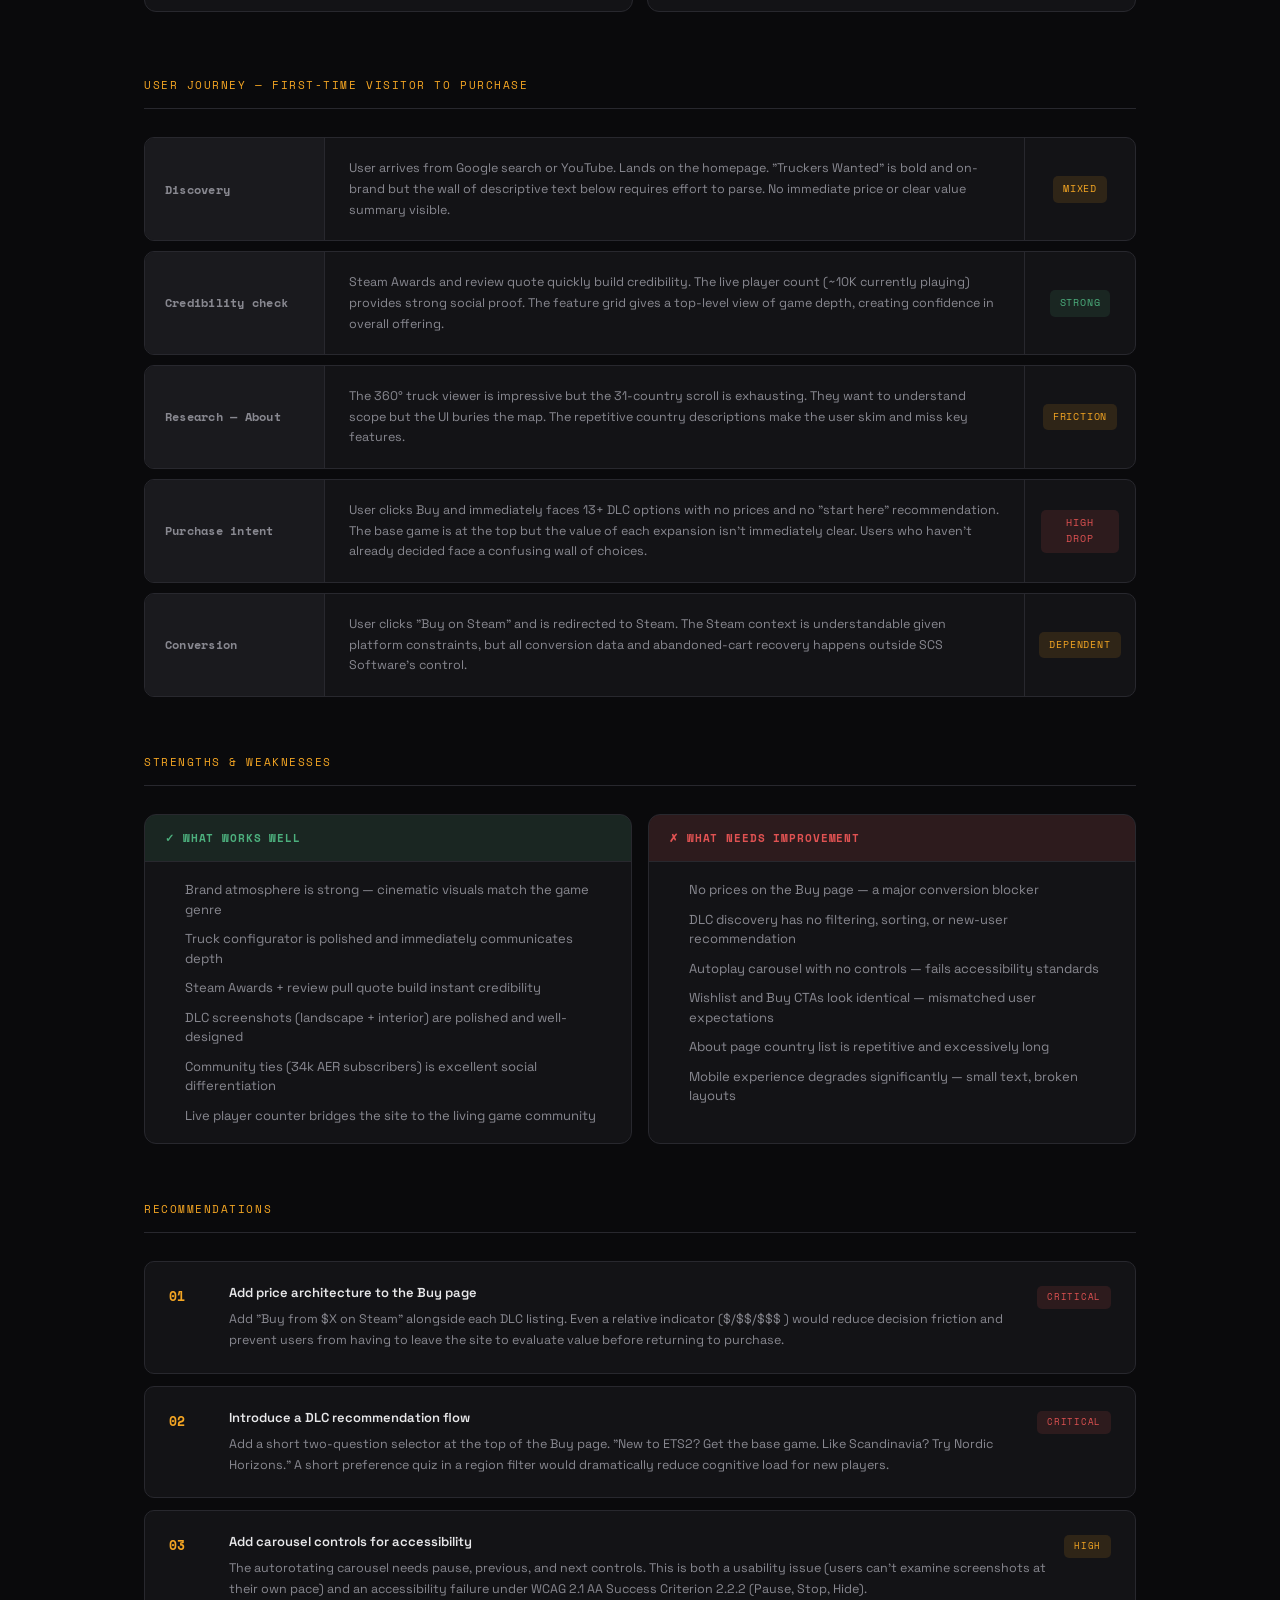
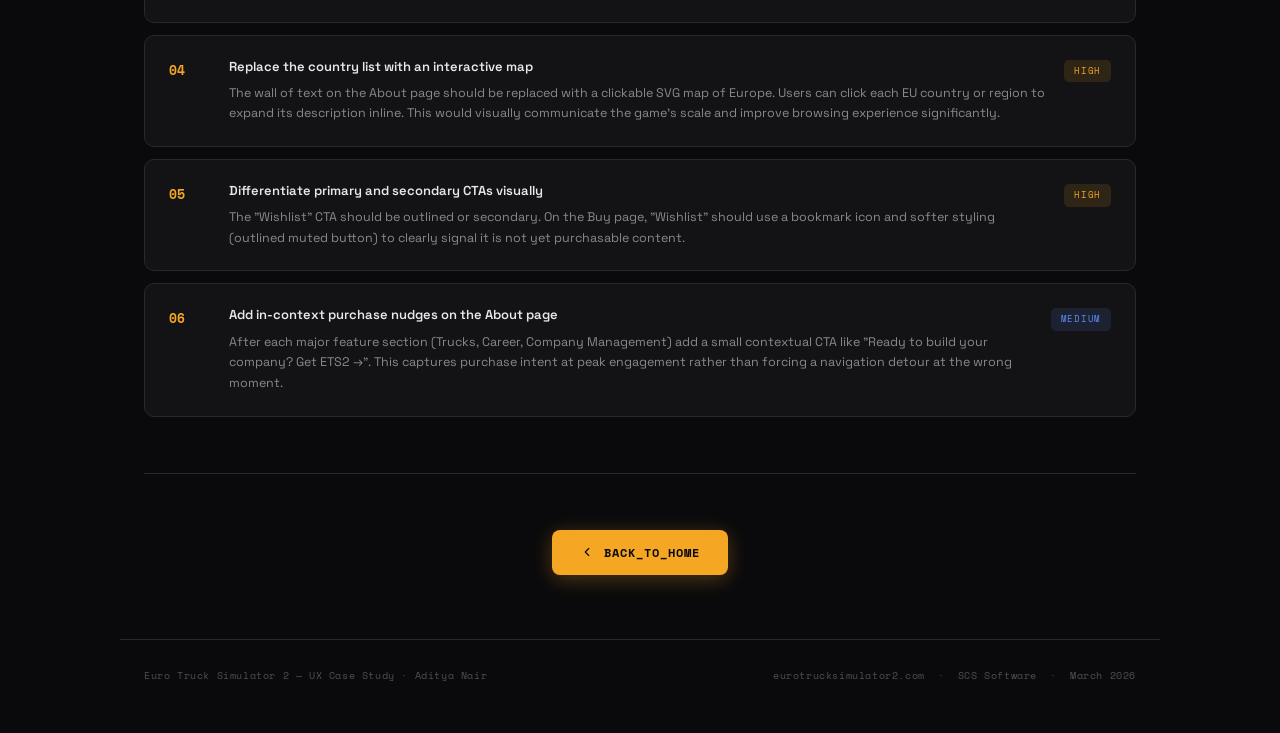
<file: ETS2_case_study.html>
<!DOCTYPE html>
<html lang="en">
<head>
<meta charset="UTF-8">
<meta name="viewport" content="width=device-width, initial-scale=1.0">
<title>Euro Truck Simulator 2 — UX Case Study · Aditya Nair</title>
<meta name="description" content="A detailed heuristic evaluation of eurotrucksimulator2.com covering information architecture, visual design, conversion flow, and mobile experience by Aditya Nair.">
<meta name="keywords" content="UX Case Study, Heuristic Evaluation, Euro Truck Simulator, UX Audit, UI/UX, Aditya Nair">
<meta name="author" content="Aditya Nair">
<meta property="og:title" content="Euro Truck Simulator 2 — UX Case Study | Aditya Nair">
<meta property="og:description" content="A detailed heuristic evaluation of eurotrucksimulator2.com by Aditya Nair.">
<meta property="og:type" content="article">
<link rel="icon" type="image/png" href="favicon.png">
<link rel="apple-touch-icon" href="favicon.png">
<link rel="preconnect" href="https://fonts.googleapis.com">
<link rel="preconnect" href="https://fonts.gstatic.com" crossorigin>
<link href="https://fonts.googleapis.com/css2?family=Space+Grotesk:wght@300;400;500;600;700&family=Space+Mono:wght@400;700&display=swap" rel="stylesheet">
<style>
/* ══════════════════════════════════════════════
   TOKENS
══════════════════════════════════════════════ */
:root {
  --bg:         #0a0a0c;
  --surface:    #131316;
  --surface2:   #1a1a1e;
  --surface3:   #202024;
  --border:     #28282e;
  --border-2:   #333338;
  --amber:      #f5a623;
  --amber-dim:  rgba(245,166,35,0.12);
  --amber-glow: rgba(245,166,35,0.08);
  --red:        #e05252;
  --red-dim:    rgba(224,82,82,0.12);
  --green:      #4caf7d;
  --green-dim:  rgba(76,175,125,0.12);
  --blue:       #5b8ef5;
  --blue-dim:   rgba(91,142,245,0.12);
  --text:       #e8e8ea;
  --text-muted: #888890;
  --text-faint: #4e4e58;
  --mono:       'Space Mono', monospace;
  --sans:       'Space Grotesk', sans-serif;
  --transition: 0.3s cubic-bezier(0.4,0,0.2,1);
}

/* ══════════════════════════════════════════════
   RESET & BASE
══════════════════════════════════════════════ */
*,*::before,*::after { box-sizing:border-box; margin:0; padding:0; }
html { scroll-behavior:smooth; font-size:16px; }
body {
  background:var(--bg);
  color:var(--text);
  font-family:var(--sans);
  font-size:14px;
  line-height:1.65;
  -webkit-font-smoothing:antialiased;
  overflow-x:hidden;
}

/* ══════════════════════════════════════════════
   STICKY NAV
══════════════════════════════════════════════ */
.case-nav {
  position:fixed; top:16px; left:50%; transform:translateX(-50%);
  z-index:1000; width:calc(100% - 48px); max-width:1040px;
  background:rgba(13,13,16,0.82);
  backdrop-filter:blur(20px); -webkit-backdrop-filter:blur(20px);
  border:1px solid var(--border);
  border-radius:100px; padding:0 8px; height:52px;
  display:flex; align-items:center; justify-content:space-between;
  box-shadow:0 8px 32px rgba(0,0,0,0.5), inset 0 1px 0 rgba(255,255,255,0.04);
}
.case-nav-back {
  display:flex; align-items:center; gap:8px;
  text-decoration:none; padding:6px 14px; border-radius:100px;
  background:rgba(255,255,255,0.06); border:1px solid var(--border);
  color:var(--text-muted); font-size:13px; font-weight:500;
  font-family:var(--sans); transition:var(--transition);
}
.case-nav-back:hover { background:rgba(255,255,255,0.1); color:var(--text); }
.case-nav-back svg { width:14px; height:14px; }
.case-nav-brand {
  font-family:var(--mono);
  font-size:13px; font-weight:700;
  color:var(--amber); letter-spacing:0.04em;
}
.case-nav-tag {
  font-family:var(--mono);
  font-size:10px; color:var(--text-faint);
  padding:4px 12px; border-radius:100px;
  background:rgba(255,255,255,0.04); border:1px solid var(--border);
  letter-spacing:0.08em; text-transform:uppercase; white-space:nowrap;
}

/* ══════════════════════════════════════════════
   HERO
══════════════════════════════════════════════ */
.hero {
  border-bottom:1px solid var(--border);
  padding:100px 0 0;
  background:linear-gradient(180deg,#0f0f12 0%,var(--bg) 100%);
  position:relative; overflow:hidden;
}
.hero::before {
  content:''; position:absolute; inset:0;
  background:radial-gradient(ellipse 60% 50% at 70% 30%, rgba(245,166,35,0.05) 0%, transparent 60%);
  pointer-events:none;
}
.hero-inner {
  max-width:1040px; margin:0 auto; padding:0 24px;
  display:grid; grid-template-columns:1fr auto;
  gap:32px; align-items:start; position:relative; z-index:1;
}
.hero-eyebrow {
  font-family:var(--mono); font-size:11px; color:var(--amber);
  letter-spacing:0.14em; text-transform:uppercase; margin-bottom:16px;
}
.hero h1 {
  font-size:clamp(36px,5vw,52px); font-weight:700;
  line-height:1.05; letter-spacing:-0.03em; margin-bottom:16px;
}
.hero h1 span { color:var(--amber); }
.hero-desc {
  color:var(--text-muted); max-width:520px;
  font-size:13.5px; line-height:1.75; margin-bottom:24px;
}
.hero-meta {
  font-family:var(--mono); font-size:11px; color:var(--text-faint);
  display:flex; gap:20px; flex-wrap:wrap; margin-bottom:40px;
}
.hero-meta span { color:var(--text-muted); }
.score-badge {
  background:var(--surface2); border:1px solid var(--border);
  border-radius:14px; padding:24px 32px; text-align:center;
  flex-shrink:0; min-width:130px; align-self:start;
  position:relative; overflow:hidden;
}
.score-badge::before {
  content:''; position:absolute; inset:0;
  background:var(--amber-glow); pointer-events:none;
}
.score-num {
  font-family:var(--mono); font-size:52px; font-weight:700;
  color:var(--amber); line-height:1; position:relative;
}
.score-label {
  font-family:var(--mono); font-size:10px; color:var(--text-faint);
  letter-spacing:0.12em; text-transform:uppercase; margin-top:8px;
  position:relative;
}

/* ══════════════════════════════════════════════
   GLANCE STATS
══════════════════════════════════════════════ */
.glance {
  max-width:1040px; margin:0 auto;
  padding:0 24px; margin-top:0;
  display:grid; grid-template-columns:repeat(4,1fr);
  border-top:1px solid var(--border);
}
.glance-item {
  padding:28px 24px;
  border-right:1px solid var(--border);
}
.glance-item:last-child { border-right:none; }
.glance-num {
  font-family:var(--mono); font-size:30px; font-weight:700;
  color:var(--amber); line-height:1; margin-bottom:4px;
}
.glance-label {
  font-family:var(--mono); font-size:10px; color:var(--text-faint);
  text-transform:uppercase; letter-spacing:0.1em; margin-bottom:4px;
}
.glance-sub { font-size:12px; color:var(--text-muted); }

/* ══════════════════════════════════════════════
   SECTIONS
══════════════════════════════════════════════ */
.page-wrap { max-width:1040px; margin:0 auto; padding:0 24px; }
.section-block { padding:56px 0 0; }
.section-label {
  font-family:var(--mono); font-size:11px; letter-spacing:0.14em;
  text-transform:uppercase; color:var(--amber);
  padding-bottom:14px; border-bottom:1px solid var(--border);
  margin-bottom:28px;
}

/* ══════════════════════════════════════════════
   HEURISTIC GRID
══════════════════════════════════════════════ */
.heuristic-grid {
  display:grid; grid-template-columns:1fr 1fr; gap:12px;
}
.heuristic-row {
  background:var(--surface); border:1px solid var(--border);
  border-radius:10px; padding:18px 20px;
  display:flex; flex-direction:column; gap:10px;
  transition:border-color var(--transition);
}
.heuristic-row:hover { border-color:var(--border-2); }
.heuristic-top {
  display:flex; justify-content:space-between;
  align-items:flex-start; gap:12px;
}
.heuristic-name { font-size:13px; font-weight:600; color:var(--text); line-height:1.4; }
.heuristic-score { font-family:var(--mono); font-size:13px; font-weight:700; flex-shrink:0; }
.heuristic-desc { font-size:12px; color:var(--text-muted); line-height:1.55; }
.bar-track { height:3px; background:var(--border); border-radius:2px; overflow:hidden; }
.bar-fill { height:100%; border-radius:2px; }
.bar-red   { background:var(--red); }
.bar-amber { background:var(--amber); }
.bar-green { background:var(--green); }
.score-red   { color:var(--red); }
.score-amber { color:var(--amber); }
.score-green { color:var(--green); }

/* ══════════════════════════════════════════════
   PAGE TABS
══════════════════════════════════════════════ */
.page-tabs {
  display:flex; gap:0; margin-bottom:24px;
  border-bottom:1px solid var(--border);
}
.page-tab {
  font-family:var(--mono); font-size:11px; letter-spacing:0.08em;
  text-transform:uppercase; padding:10px 18px;
  color:var(--text-faint); border-bottom:2px solid transparent;
  margin-bottom:-1px;
}
.page-tab.active { color:var(--amber); border-bottom-color:var(--amber); }
.page-tab-label {
  font-family:var(--mono); font-size:10px; letter-spacing:0.14em;
  text-transform:uppercase; color:var(--amber);
  margin-bottom:16px; margin-top:36px;
}

/* ══════════════════════════════════════════════
   FINDING CARDS
══════════════════════════════════════════════ */
.findings-grid {
  display:grid; grid-template-columns:1fr 1fr;
  gap:14px; margin-bottom:8px;
}
.finding-card {
  background:var(--surface); border:1px solid var(--border);
  border-radius:12px; padding:22px 24px;
  position:relative; overflow:hidden;
  transition:border-color var(--transition), transform var(--transition);
}
.finding-card:hover { border-color:var(--border-2); transform:translateY(-1px); }
.finding-card::before {
  content:''; position:absolute; top:0; left:0; right:0; height:2px;
}
.finding-card.high::before     { background:var(--red); }
.finding-card.med::before      { background:var(--amber); }
.finding-card.low::before      { background:var(--green); }
.finding-card.positive::before { background:var(--blue); }
.finding-header {
  display:flex; justify-content:space-between;
  align-items:flex-start; margin-bottom:10px; gap:12px;
}
.finding-icon { font-size:20px; line-height:1; flex-shrink:0; }
.finding-severity {
  font-family:var(--mono); font-size:9px; letter-spacing:0.1em;
  text-transform:uppercase; padding:3px 8px; border-radius:4px; flex-shrink:0;
}
.sev-high     { background:var(--red-dim);   color:var(--red); }
.sev-medium   { background:var(--amber-dim); color:var(--amber); }
.sev-low      { background:var(--green-dim); color:var(--green); }
.sev-positive { background:var(--blue-dim);  color:var(--blue); }
.finding-num { font-family:var(--mono); font-size:10px; color:var(--text-faint); margin-bottom:6px; }
.finding-title { font-size:13px; font-weight:600; color:var(--text); margin-bottom:8px; line-height:1.4; }
.finding-body { font-size:12px; color:var(--text-muted); line-height:1.6; }

/* ══════════════════════════════════════════════
   INFO STRIP
══════════════════════════════════════════════ */
.info-strip {
  background:var(--amber-glow); border:1px solid rgba(245,166,35,0.2);
  border-radius:8px; padding:13px 18px;
  font-size:13px; color:var(--text-muted); margin-bottom:20px;
}
.info-strip strong { color:var(--amber); }

/* ══════════════════════════════════════════════
   USER JOURNEY
══════════════════════════════════════════════ */
.journey-list { display:flex; flex-direction:column; gap:10px; }
.journey-step {
  display:grid; grid-template-columns:180px 1fr 110px;
  gap:0; background:var(--surface); border:1px solid var(--border);
  border-radius:10px; overflow:hidden;
  transition:border-color var(--transition);
}
.journey-step:hover { border-color:var(--border-2); }
.journey-stage {
  background:var(--surface2); padding:20px;
  border-right:1px solid var(--border);
  font-size:12px; font-weight:600; color:var(--text-muted);
  display:flex; align-items:center; font-family:var(--mono);
  letter-spacing:0.02em;
}
.journey-content {
  padding:20px 24px; font-size:12.5px; color:var(--text-muted);
  line-height:1.65; border-right:1px solid var(--border);
}
.journey-sentiment {
  padding:20px 16px; display:flex;
  align-items:center; justify-content:center;
}
.sentiment-tag {
  font-family:var(--mono); font-size:10px; letter-spacing:0.08em;
  text-transform:uppercase; padding:5px 10px; border-radius:5px; text-align:center;
}
.s-bad  { background:var(--red-dim);   color:var(--red); }
.s-ok   { background:var(--amber-dim); color:var(--amber); }
.s-good { background:var(--green-dim); color:var(--green); }

/* ══════════════════════════════════════════════
   SUMMARY
══════════════════════════════════════════════ */
.summary-grid { display:grid; grid-template-columns:1fr 1fr; gap:16px; }
.summary-box {
  background:var(--surface); border:1px solid var(--border);
  border-radius:12px; overflow:hidden;
}
.summary-box-header {
  padding:14px 20px; border-bottom:1px solid var(--border);
  font-size:11px; font-weight:600; letter-spacing:0.08em;
  text-transform:uppercase; font-family:var(--mono);
}
.summary-box-header.works { color:var(--green); background:var(--green-dim); }
.summary-box-header.needs { color:var(--red);   background:var(--red-dim); }
.summary-list {
  padding:18px 20px; list-style:none;
  display:flex; flex-direction:column; gap:10px;
}
.summary-list li {
  font-size:13px; color:var(--text-muted);
  padding-left:20px; position:relative; line-height:1.5;
}
.summary-list li::before { position:absolute; left:0; top:1px; font-size:12px; }
.works .summary-list li::before { content:'✓'; color:var(--green); }
.needs .summary-list li::before { content:'✗'; color:var(--red); }

/* ══════════════════════════════════════════════
   RECOMMENDATIONS
══════════════════════════════════════════════ */
.rec-list { display:flex; flex-direction:column; gap:12px; }
.rec-card {
  background:var(--surface); border:1px solid var(--border);
  border-radius:10px; padding:22px 24px;
  display:grid; grid-template-columns:44px 1fr auto;
  gap:16px; align-items:start;
  transition:border-color var(--transition), transform var(--transition);
}
.rec-card:hover { border-color:var(--border-2); transform:translateX(2px); }
.rec-num {
  font-family:var(--mono); font-size:13px; font-weight:700;
  color:var(--amber); padding-top:2px;
}
.rec-title { font-size:13px; font-weight:600; color:var(--text); margin-bottom:7px; line-height:1.4; }
.rec-body { font-size:12.5px; color:var(--text-muted); line-height:1.65; }
.priority-tag {
  font-family:var(--mono); font-size:9px; letter-spacing:0.08em;
  text-transform:uppercase; padding:4px 10px; border-radius:5px;
  text-align:center; align-self:start; margin-top:2px; white-space:nowrap;
}
.p-critical { background:var(--red-dim);   color:var(--red); }
.p-high     { background:var(--amber-dim); color:var(--amber); }
.p-medium   { background:var(--blue-dim);  color:var(--blue); }

/* ══════════════════════════════════════════════
   DIVIDER / SPACER
══════════════════════════════════════════════ */
.divider { height:1px; background:var(--border); margin:56px 0 0; }

/* ══════════════════════════════════════════════
   BACK CTA
══════════════════════════════════════════════ */
.back-cta {
  text-align:center; padding:56px 24px 64px;
}
.back-cta-btn {
  display:inline-flex; align-items:center; gap:10px;
  padding:13px 28px; background:var(--amber); color:var(--bg);
  text-decoration:none; border-radius:8px;
  font-family:var(--mono); font-size:12px; font-weight:700;
  letter-spacing:0.08em; text-transform:uppercase;
  box-shadow:0 4px 20px rgba(245,166,35,0.3);
  transition:opacity var(--transition), transform var(--transition), box-shadow var(--transition);
}
.back-cta-btn:hover { opacity:0.9; transform:translateY(-2px); box-shadow:0 8px 28px rgba(245,166,35,0.4); }
.back-cta-btn svg { width:14px; height:14px; }

/* ══════════════════════════════════════════════
   FOOTER
══════════════════════════════════════════════ */
footer {
  max-width:1040px; margin:0 auto;
  padding:28px 24px 48px;
  border-top:1px solid var(--border);
  display:flex; justify-content:space-between; align-items:center;
  color:var(--text-faint); font-family:var(--mono);
  font-size:10px; letter-spacing:0.06em; flex-wrap:wrap; gap:12px;
}

/* ══════════════════════════════════════════════
   SCROLL REVEAL
══════════════════════════════════════════════ */
.reveal { opacity:0; transform:translateY(20px); transition:opacity 0.55s ease, transform 0.55s ease; }
.reveal.visible { opacity:1; transform:translateY(0); }
.reveal-delay-1 { transition-delay:0.1s; }
.reveal-delay-2 { transition-delay:0.2s; }
.reveal-delay-3 { transition-delay:0.3s; }

/* ══════════════════════════════════════════════
   RESPONSIVE
══════════════════════════════════════════════ */
@media (max-width:900px) {
  .case-nav { width:calc(100% - 32px); top:12px; height:48px; }
  .case-nav-tag { display:none; }

  .hero { padding:88px 0 0; }
  .hero-inner { grid-template-columns:1fr; gap:24px; }
  .score-badge { align-self:auto; display:inline-block; }

  .glance { grid-template-columns:1fr 1fr; }
  .glance-item { border-right:none; border-bottom:1px solid var(--border); }
  .glance-item:nth-child(odd) { border-right:1px solid var(--border); }
  .glance-item:last-child { border-bottom:none; }
  .glance-item:nth-last-child(2) { border-bottom:none; }

  .heuristic-grid { grid-template-columns:1fr; }
  .findings-grid { grid-template-columns:1fr; }
  .summary-grid { grid-template-columns:1fr; }

  .journey-step { grid-template-columns:1fr; }
  .journey-stage { border-right:none; border-bottom:1px solid var(--border); padding:14px 18px; }
  .journey-content { border-right:none; border-bottom:1px solid var(--border); padding:14px 18px; }
  .journey-sentiment { padding:12px 18px; justify-content:flex-start; }

  .rec-card { grid-template-columns:36px 1fr; }
  .priority-tag { grid-column:2; margin-top:8px; display:inline-block; }

  footer { flex-direction:column; align-items:flex-start; }
}

@media (max-width:600px) {
  .hero h1 { font-size:32px; letter-spacing:-0.02em; }
  .glance { grid-template-columns:1fr 1fr; }
  .glance-item { padding:20px 16px; }
  .page-tabs { overflow-x:auto; gap:0; }
  .page-tab { font-size:10px; padding:8px 12px; white-space:nowrap; }
  .rec-card { grid-template-columns:1fr; gap:10px; }
  .rec-num { font-size:11px; }
}

@media (min-width:901px) and (max-width:1080px) {
  .hero-inner, .page-wrap, .glance, footer { padding-left:32px; padding-right:32px; }
}
</style>
</head>
<body>

<!-- ═══════ STICKY NAV ═══════ -->
<nav class="case-nav">
  <a href="index.html#projects" class="case-nav-back" id="back-btn">
    <svg viewBox="0 0 24 24" fill="none" stroke="currentColor" stroke-width="2" stroke-linecap="round" stroke-linejoin="round">
      <polyline points="15 18 9 12 15 6"></polyline>
    </svg>
    Back
  </a>
  <div class="case-nav-brand">ETS2_AUDIT</div>
  <div class="case-nav-tag">UX · Heuristic</div>
</nav>

<!-- ═══════ HERO ═══════ -->
<header class="hero">
  <div class="hero-inner">
    <div>
      <div class="hero-eyebrow">UX / Heuristic Evaluation</div>
      <h1>Euro Truck<br><span>Simulator 2</span></h1>
      <p class="hero-desc">A detailed heuristic evaluation of eurotrucksimulator2.com — covering information architecture, visual design, conversion flow, and mobile experience across the homepage, about, and buy pages.</p>
      <div class="hero-meta">
        <div>March 2026</div>
        <div>2 pages audited</div>
        <div><span>Desktop + Mobile</span></div>
        <div><span>SCS Software</span></div>
      </div>
    </div>
    <div class="score-badge reveal">
      <div class="score-num">5.8</div>
      <div class="score-label">Overall Score</div>
    </div>
  </div>

  <!-- GLANCE STATS -->
  <div class="glance">
    <div class="glance-item reveal">
      <div class="glance-label">Nav Items</div>
      <div class="glance-num">7</div>
      <div class="glance-sub">Home, About, Blog, Buy…</div>
    </div>
    <div class="glance-item reveal reveal-delay-1">
      <div class="glance-label">Primary CTAs</div>
      <div class="glance-num">2</div>
      <div class="glance-sub">Steam Buy, Blog</div>
    </div>
    <div class="glance-item reveal reveal-delay-2">
      <div class="glance-label">DLC Listings</div>
      <div class="glance-num">13+</div>
      <div class="glance-sub">No pricing shown</div>
    </div>
    <div class="glance-item reveal reveal-delay-3">
      <div class="glance-label">Mobile Breakpoint</div>
      <div class="glance-num">1</div>
      <div class="glance-sub">Limited responsiveness</div>
    </div>
  </div>
</header>

<!-- ═══════ HEURISTIC SCORES ═══════ -->
<div class="page-wrap">
  <div class="section-block">
    <div class="section-label">Nielsen Heuristic Summary</div>
    <div class="heuristic-grid">

      <div class="heuristic-row reveal">
        <div class="heuristic-top">
          <div class="heuristic-name">Visibility of system status</div>
          <div class="heuristic-score score-amber">5/10</div>
        </div>
        <div class="heuristic-desc">Carousel has no progress indicator or scrolling cue.</div>
        <div class="bar-track"><div class="bar-fill bar-amber" style="width:50%"></div></div>
      </div>

      <div class="heuristic-row reveal reveal-delay-1">
        <div class="heuristic-top">
          <div class="heuristic-name">Match between system and real world</div>
          <div class="heuristic-score score-green">6/10</div>
        </div>
        <div class="heuristic-desc">Trucking language and geography with some inconsistencies.</div>
        <div class="bar-track"><div class="bar-fill bar-green" style="width:60%"></div></div>
      </div>

      <div class="heuristic-row reveal">
        <div class="heuristic-top">
          <div class="heuristic-name">User control and freedom</div>
          <div class="heuristic-score score-red">4/10</div>
        </div>
        <div class="heuristic-desc">No exit/cancel paths. Buy flow is linear with no escape.</div>
        <div class="bar-track"><div class="bar-fill bar-red" style="width:40%"></div></div>
      </div>

      <div class="heuristic-row reveal reveal-delay-1">
        <div class="heuristic-top">
          <div class="heuristic-name">Consistency and standards</div>
          <div class="heuristic-score score-green">6/10</div>
        </div>
        <div class="heuristic-desc">Asymmetric CTAs; visually identical secondary buttons.</div>
        <div class="bar-track"><div class="bar-fill bar-green" style="width:60%"></div></div>
      </div>

      <div class="heuristic-row reveal">
        <div class="heuristic-top">
          <div class="heuristic-name">Error prevention</div>
          <div class="heuristic-score score-red">3/10</div>
        </div>
        <div class="heuristic-desc">No pricing info before Steam redirect. DLC page causes confusion.</div>
        <div class="bar-track"><div class="bar-fill bar-red" style="width:30%"></div></div>
      </div>

      <div class="heuristic-row reveal reveal-delay-1">
        <div class="heuristic-top">
          <div class="heuristic-name">Aesthetic and minimalist design</div>
          <div class="heuristic-score score-green">6/10</div>
        </div>
        <div class="heuristic-desc">Homepage is clean but the About page is overcrowded.</div>
        <div class="bar-track"><div class="bar-fill bar-green" style="width:60%"></div></div>
      </div>

      <div class="heuristic-row reveal">
        <div class="heuristic-top">
          <div class="heuristic-name">Flexibility and efficiency of use</div>
          <div class="heuristic-score score-red">4/10</div>
        </div>
        <div class="heuristic-desc">No shortcuts, no filtering, no personalisation for returning users.</div>
        <div class="bar-track"><div class="bar-fill bar-red" style="width:40%"></div></div>
      </div>

      <div class="heuristic-row reveal reveal-delay-1">
        <div class="heuristic-top">
          <div class="heuristic-name">Help and documentation</div>
          <div class="heuristic-score score-amber">5/10</div>
        </div>
        <div class="heuristic-desc">Support link is in the footer. No in-context help on buy page.</div>
        <div class="bar-track"><div class="bar-fill bar-amber" style="width:50%"></div></div>
      </div>

      <div class="heuristic-row reveal">
        <div class="heuristic-top">
          <div class="heuristic-name">Recognition over recall</div>
          <div class="heuristic-score score-amber">5/10</div>
        </div>
        <div class="heuristic-desc">DLC needs more visual differentiation. Some thumbnails are identical.</div>
        <div class="bar-track"><div class="bar-fill bar-amber" style="width:50%"></div></div>
      </div>

      <div class="heuristic-row reveal reveal-delay-1">
        <div class="heuristic-top">
          <div class="heuristic-name">Error recovery</div>
          <div class="heuristic-score score-amber">7/10</div>
        </div>
        <div class="heuristic-desc">Clear 404 error page. 404 handling acceptable.</div>
        <div class="bar-track"><div class="bar-fill bar-amber" style="width:70%"></div></div>
      </div>

    </div>
  </div>

  <!-- ═══════ FINDINGS ═══════ -->
  <div class="section-block">
    <div class="section-label">Findings</div>

    <!-- Homepage -->
    <div class="page-tab-label">Homepage</div>
    <div class="page-tabs">
      <div class="page-tab active">Homepage</div>
      <div class="page-tab">About</div>
      <div class="page-tab">Buy / DLC</div>
    </div>

    <div class="findings-grid">
      <div class="finding-card high reveal">
        <div class="finding-header">
          <div class="finding-icon">🏠</div>
          <div class="finding-severity sev-high">High severity</div>
        </div>
        <div class="finding-num">#01</div>
        <div class="finding-title">Hero section lacks hierarchy clarity</div>
        <div class="finding-body">The headline "Truckers Wanted" is bold but the value proposition beneath is a dense paragraph with no scannable structure. A first-time visitor cannot tell within 5 seconds whether this is free, paid, or subscription. The "Buy" and "Download Demo" CTAs compete equally with no visual weight distinction.</div>
      </div>

      <div class="finding-card high reveal reveal-delay-1">
        <div class="finding-header">
          <div class="finding-icon">🎠</div>
          <div class="finding-severity sev-high">High severity</div>
        </div>
        <div class="finding-num">#02</div>
        <div class="finding-title">Carousel without controls</div>
        <div class="finding-body">The homepage carousel autoplays with no pause controls, visible dots or progress indicator, and no pre-loaded thumbnails. A new user can't see how to stop it. This fails WCAG 2.1 AA Success Criterion 2.2.2 on motion control.</div>
      </div>

      <div class="finding-card positive reveal">
        <div class="finding-header">
          <div class="finding-icon">⭐</div>
          <div class="finding-severity sev-positive">Strength</div>
        </div>
        <div class="finding-num">#03</div>
        <div class="finding-title">Strong social proof placement</div>
        <div class="finding-body">Steam Awards and review counts are placed directly below the hero, providing immediate credibility signals. The live "currently playing" player count in the footer reinforces an active community. These are well-executed trust elements that reduce purchase anxiety.</div>
      </div>

      <div class="finding-card high reveal reveal-delay-1">
        <div class="finding-header">
          <div class="finding-icon">🃏</div>
          <div class="finding-severity sev-high">High severity</div>
        </div>
        <div class="finding-num">#04</div>
        <div class="finding-title">Feature cards lack scannable depth</div>
        <div class="finding-body">The feature tiles link to anchor points on the About page. However, they are visually indistinct — identical size, no imagery, no micro-copy differences. Users cannot quickly identify which feature matters most to them before clicking through.</div>
      </div>

      <div class="finding-card high reveal">
        <div class="finding-header">
          <div class="finding-icon">📱</div>
          <div class="finding-severity sev-high">High severity</div>
        </div>
        <div class="finding-num">#05</div>
        <div class="finding-title">Mobile experience is degraded</div>
        <div class="finding-body">Navigation collapses appropriately but critical elements like the DLC expansion amount only become very small without legible labels. The hero paragraph text requires horizontal scrolling on narrow viewports. No mobile-specific affordances are provided for the truck carousel or feature sections.</div>
      </div>
    </div>

    <!-- About page -->
    <div class="page-tab-label">About</div>
    <div class="page-tabs">
      <div class="page-tab">Homepage</div>
      <div class="page-tab active">About</div>
      <div class="page-tab">Buy / DLC</div>
    </div>

    <div class="findings-grid">
      <div class="finding-card high reveal">
        <div class="finding-header">
          <div class="finding-icon">🌍</div>
          <div class="finding-severity sev-high">High severity</div>
        </div>
        <div class="finding-num">#06</div>
        <div class="finding-title">Country descriptions are repetitive and exhausting</div>
        <div class="finding-body">The "Explore Europe" section lists DLC countries as an extremely long scroll with information density nearly identical for each. An interactive grid would deliver the same information in a fraction of the space.</div>
      </div>

      <div class="finding-card positive reveal reveal-delay-1">
        <div class="finding-header">
          <div class="finding-icon">🚛</div>
          <div class="finding-severity sev-positive">Strength</div>
        </div>
        <div class="finding-num">#07</div>
        <div class="finding-title">Interactive truck viewer is a standout</div>
        <div class="finding-body">The 360° truck configurator widget on the About page is the site's strongest interactive element. Users can rotate trucks and toggle customisation categories, directly communicating the game's depth. This is excellent engagement design for the core audience.</div>
      </div>

      <div class="finding-card med reveal">
        <div class="finding-header">
          <div class="finding-icon">🧭</div>
          <div class="finding-severity sev-medium">Medium severity</div>
        </div>
        <div class="finding-num">#08</div>
        <div class="finding-title">No contextual buy nudges during exploration</div>
        <div class="finding-body">The About page is rich with content but contains very few contextual CTAs. A user who becomes excited reading about the career system or company management has to scroll all the way to the nav or footer to convert. In-context nudges are entirely absent.</div>
      </div>

      <div class="finding-card high reveal reveal-delay-1">
        <div class="finding-header">
          <div class="finding-icon">👥</div>
          <div class="finding-severity sev-high">High severity</div>
        </div>
        <div class="finding-num">#09</div>
        <div class="finding-title">Modding section undersells the community</div>
        <div class="finding-body">The modding section is text-heavy with category labels but no screenshots, links to popular mods, or community size numbers. For a game with an enormous modding ecosystem, this section punishes interest by delivering a long name-drop differentiation.</div>
      </div>
    </div>

    <!-- Buy / DLC page -->
    <div class="page-tab-label">Buy / DLC</div>
    <div class="page-tabs">
      <div class="page-tab">Homepage</div>
      <div class="page-tab">About</div>
      <div class="page-tab active">Buy / DLC</div>
    </div>

    <div class="findings-grid">
      <div class="finding-card high reveal">
        <div class="finding-header">
          <div class="finding-icon">💰</div>
          <div class="finding-severity sev-high">High severity</div>
        </div>
        <div class="finding-num">#10</div>
        <div class="finding-title">No prices displayed anywhere</div>
        <div class="finding-body">Clicking any DLC sends the user to Steam for pricing. This is a major conversion friction point — users cannot compare value or make purchase decisions without leaving the site. Even approximate "from $X" pricing would dramatically reduce drop-off.</div>
      </div>

      <div class="finding-card high reveal reveal-delay-1">
        <div class="finding-header">
          <div class="finding-icon">🛒</div>
          <div class="finding-severity sev-high">High severity</div>
        </div>
        <div class="finding-num">#11</div>
        <div class="finding-title">Wishlist vs Buy CTAs are visually identical</div>
        <div class="finding-body">Recurring DLC pages use "Wishlist" and "Buy on Steam" in an identical Pinterest-style CTA. On a warning page there are no visual signals that some products are not yet purchasable, leading to friction and mismatched expectations.</div>
      </div>

      <div class="finding-card med reveal">
        <div class="finding-header">
          <div class="finding-icon">🗺️</div>
          <div class="finding-severity sev-medium">Medium severity</div>
        </div>
        <div class="finding-num">#12</div>
        <div class="finding-title">DLC list is overwhelming: no discovery aid</div>
        <div class="finding-body">13+ DLC packs are listed with no filtering, no sorting by region or popularity, and no recommended entry point for new players. The cognitive load is severe for any first-time buyer trying to decide where to spend money.</div>
      </div>

      <div class="finding-card positive reveal reveal-delay-1">
        <div class="finding-header">
          <div class="finding-icon">🖼️</div>
          <div class="finding-severity sev-positive">Strength</div>
        </div>
        <div class="finding-num">#13</div>
        <div class="finding-title">Screenshot thumbnails per DLC are helpful</div>
        <div class="finding-body">Each DLC page includes 3 thumbnail screenshots giving users a regional preview of each expansion's visual style before purchase. This is a solid content decision that meaningfully aids visual decision-making and communicates the visual breadth of each DLC pack.</div>
      </div>
    </div>
  </div>

  <!-- ═══════ USER JOURNEY ═══════ -->
  <div class="section-block">
    <div class="section-label">User Journey — First-time visitor to purchase</div>
    <div class="journey-list">

      <div class="journey-step reveal">
        <div class="journey-stage">Discovery</div>
        <div class="journey-content">User arrives from Google search or YouTube. Lands on the homepage. "Truckers Wanted" is bold and on-brand but the wall of descriptive text below requires effort to parse. No immediate price or clear value summary visible.</div>
        <div class="journey-sentiment"><span class="sentiment-tag s-ok">Mixed</span></div>
      </div>

      <div class="journey-step reveal">
        <div class="journey-stage">Credibility check</div>
        <div class="journey-content">Steam Awards and review quote quickly build credibility. The live player count (~10K currently playing) provides strong social proof. The feature grid gives a top-level view of game depth, creating confidence in overall offering.</div>
        <div class="journey-sentiment"><span class="sentiment-tag s-good">Strong</span></div>
      </div>

      <div class="journey-step reveal">
        <div class="journey-stage">Research — About</div>
        <div class="journey-content">The 360° truck viewer is impressive but the 31-country scroll is exhausting. They want to understand scope but the UI buries the map. The repetitive country descriptions make the user skim and miss key features.</div>
        <div class="journey-sentiment"><span class="sentiment-tag s-ok">Friction</span></div>
      </div>

      <div class="journey-step reveal">
        <div class="journey-stage">Purchase intent</div>
        <div class="journey-content">User clicks Buy and immediately faces 13+ DLC options with no prices and no "start here" recommendation. The base game is at the top but the value of each expansion isn't immediately clear. Users who haven't already decided face a confusing wall of choices.</div>
        <div class="journey-sentiment"><span class="sentiment-tag s-bad">High drop</span></div>
      </div>

      <div class="journey-step reveal">
        <div class="journey-stage">Conversion</div>
        <div class="journey-content">User clicks "Buy on Steam" and is redirected to Steam. The Steam context is understandable given platform constraints, but all conversion data and abandoned-cart recovery happens outside SCS Software's control.</div>
        <div class="journey-sentiment"><span class="sentiment-tag s-ok">Dependent</span></div>
      </div>

    </div>
  </div>

  <!-- ═══════ SUMMARY ═══════ -->
  <div class="section-block">
    <div class="section-label">Strengths &amp; Weaknesses</div>
    <div class="summary-grid">

      <div class="summary-box reveal">
        <div class="summary-box-header works">✓ What works well</div>
        <ul class="summary-list">
          <li>Brand atmosphere is strong — cinematic visuals match the game genre</li>
          <li>Truck configurator is polished and immediately communicates depth</li>
          <li>Steam Awards + review pull quote build instant credibility</li>
          <li>DLC screenshots (landscape + interior) are polished and well-designed</li>
          <li>Community ties (34k AER subscribers) is excellent social differentiation</li>
          <li>Live player counter bridges the site to the living game community</li>
        </ul>
      </div>

      <div class="summary-box reveal reveal-delay-1">
        <div class="summary-box-header needs">✗ What needs improvement</div>
        <ul class="summary-list">
          <li>No prices on the Buy page — a major conversion blocker</li>
          <li>DLC discovery has no filtering, sorting, or new-user recommendation</li>
          <li>Autoplay carousel with no controls — fails accessibility standards</li>
          <li>Wishlist and Buy CTAs look identical — mismatched user expectations</li>
          <li>About page country list is repetitive and excessively long</li>
          <li>Mobile experience degrades significantly — small text, broken layouts</li>
        </ul>
      </div>

    </div>
  </div>

  <!-- ═══════ RECOMMENDATIONS ═══════ -->
  <div class="section-block">
    <div class="section-label">Recommendations</div>
    <div class="rec-list">

      <div class="rec-card reveal">
        <div class="rec-num">01</div>
        <div>
          <div class="rec-title">Add price architecture to the Buy page</div>
          <div class="rec-body">Add "Buy from $X on Steam" alongside each DLC listing. Even a relative indicator ($/$$/$$$ ) would reduce decision friction and prevent users from having to leave the site to evaluate value before returning to purchase.</div>
        </div>
        <div class="priority-tag p-critical">Critical</div>
      </div>

      <div class="rec-card reveal">
        <div class="rec-num">02</div>
        <div>
          <div class="rec-title">Introduce a DLC recommendation flow</div>
          <div class="rec-body">Add a short two-question selector at the top of the Buy page. "New to ETS2? Get the base game. Like Scandinavia? Try Nordic Horizons." A short preference quiz in a region filter would dramatically reduce cognitive load for new players.</div>
        </div>
        <div class="priority-tag p-critical">Critical</div>
      </div>

      <div class="rec-card reveal">
        <div class="rec-num">03</div>
        <div>
          <div class="rec-title">Add carousel controls for accessibility</div>
          <div class="rec-body">The autorotating carousel needs pause, previous, and next controls. This is both a usability issue (users can't examine screenshots at their own pace) and an accessibility failure under WCAG 2.1 AA Success Criterion 2.2.2 (Pause, Stop, Hide).</div>
        </div>
        <div class="priority-tag p-high">High</div>
      </div>

      <div class="rec-card reveal">
        <div class="rec-num">04</div>
        <div>
          <div class="rec-title">Replace the country list with an interactive map</div>
          <div class="rec-body">The wall of text on the About page should be replaced with a clickable SVG map of Europe. Users can click each EU country or region to expand its description inline. This would visually communicate the game's scale and improve browsing experience significantly.</div>
        </div>
        <div class="priority-tag p-high">High</div>
      </div>

      <div class="rec-card reveal">
        <div class="rec-num">05</div>
        <div>
          <div class="rec-title">Differentiate primary and secondary CTAs visually</div>
          <div class="rec-body">The "Wishlist" CTA should be outlined or secondary. On the Buy page, "Wishlist" should use a bookmark icon and softer styling (outlined muted button) to clearly signal it is not yet purchasable content.</div>
        </div>
        <div class="priority-tag p-high">High</div>
      </div>

      <div class="rec-card reveal">
        <div class="rec-num">06</div>
        <div>
          <div class="rec-title">Add in-context purchase nudges on the About page</div>
          <div class="rec-body">After each major feature section (Trucks, Career, Company Management) add a small contextual CTA like "Ready to build your company? Get ETS2 →". This captures purchase intent at peak engagement rather than forcing a navigation detour at the wrong moment.</div>
        </div>
        <div class="priority-tag p-medium">Medium</div>
      </div>

    </div>
  </div>

  <div class="divider"></div>
</div>

<!-- BACK CTA -->
<div class="back-cta">
  <a href="index.html#projects" class="back-cta-btn" id="back-cta-btn">
    <svg viewBox="0 0 24 24" fill="none" stroke="currentColor" stroke-width="2" stroke-linecap="round" stroke-linejoin="round">
      <polyline points="15 18 9 12 15 6"></polyline>
    </svg>
    BACK_TO_HOME
  </a>
</div>

<footer>
  <div>Euro Truck Simulator 2 — UX Case Study · Aditya Nair</div>
  <div>eurotrucksimulator2.com &nbsp;·&nbsp; SCS Software &nbsp;·&nbsp; March 2026</div>
</footer>

<script>
// ── Scroll reveal
const reveals = document.querySelectorAll('.reveal');
const observer = new IntersectionObserver((entries) => {
  entries.forEach(entry => {
    if (entry.isIntersecting) {
      entry.target.classList.add('visible');
      observer.unobserve(entry.target);
    }
  });
}, { threshold: 0.06, rootMargin: '0px 0px -30px 0px' });
reveals.forEach(el => observer.observe(el));

// ── Smart back
function smartBack(e) {
  if (document.referrer && (document.referrer.includes('index.html') || document.referrer.includes(window.location.hostname))) {
    e.preventDefault();
    history.back();
  }
}
document.getElementById('back-btn').addEventListener('click', smartBack);
document.getElementById('back-cta-btn').addEventListener('click', smartBack);
</script>

</body>
</html>
</file>
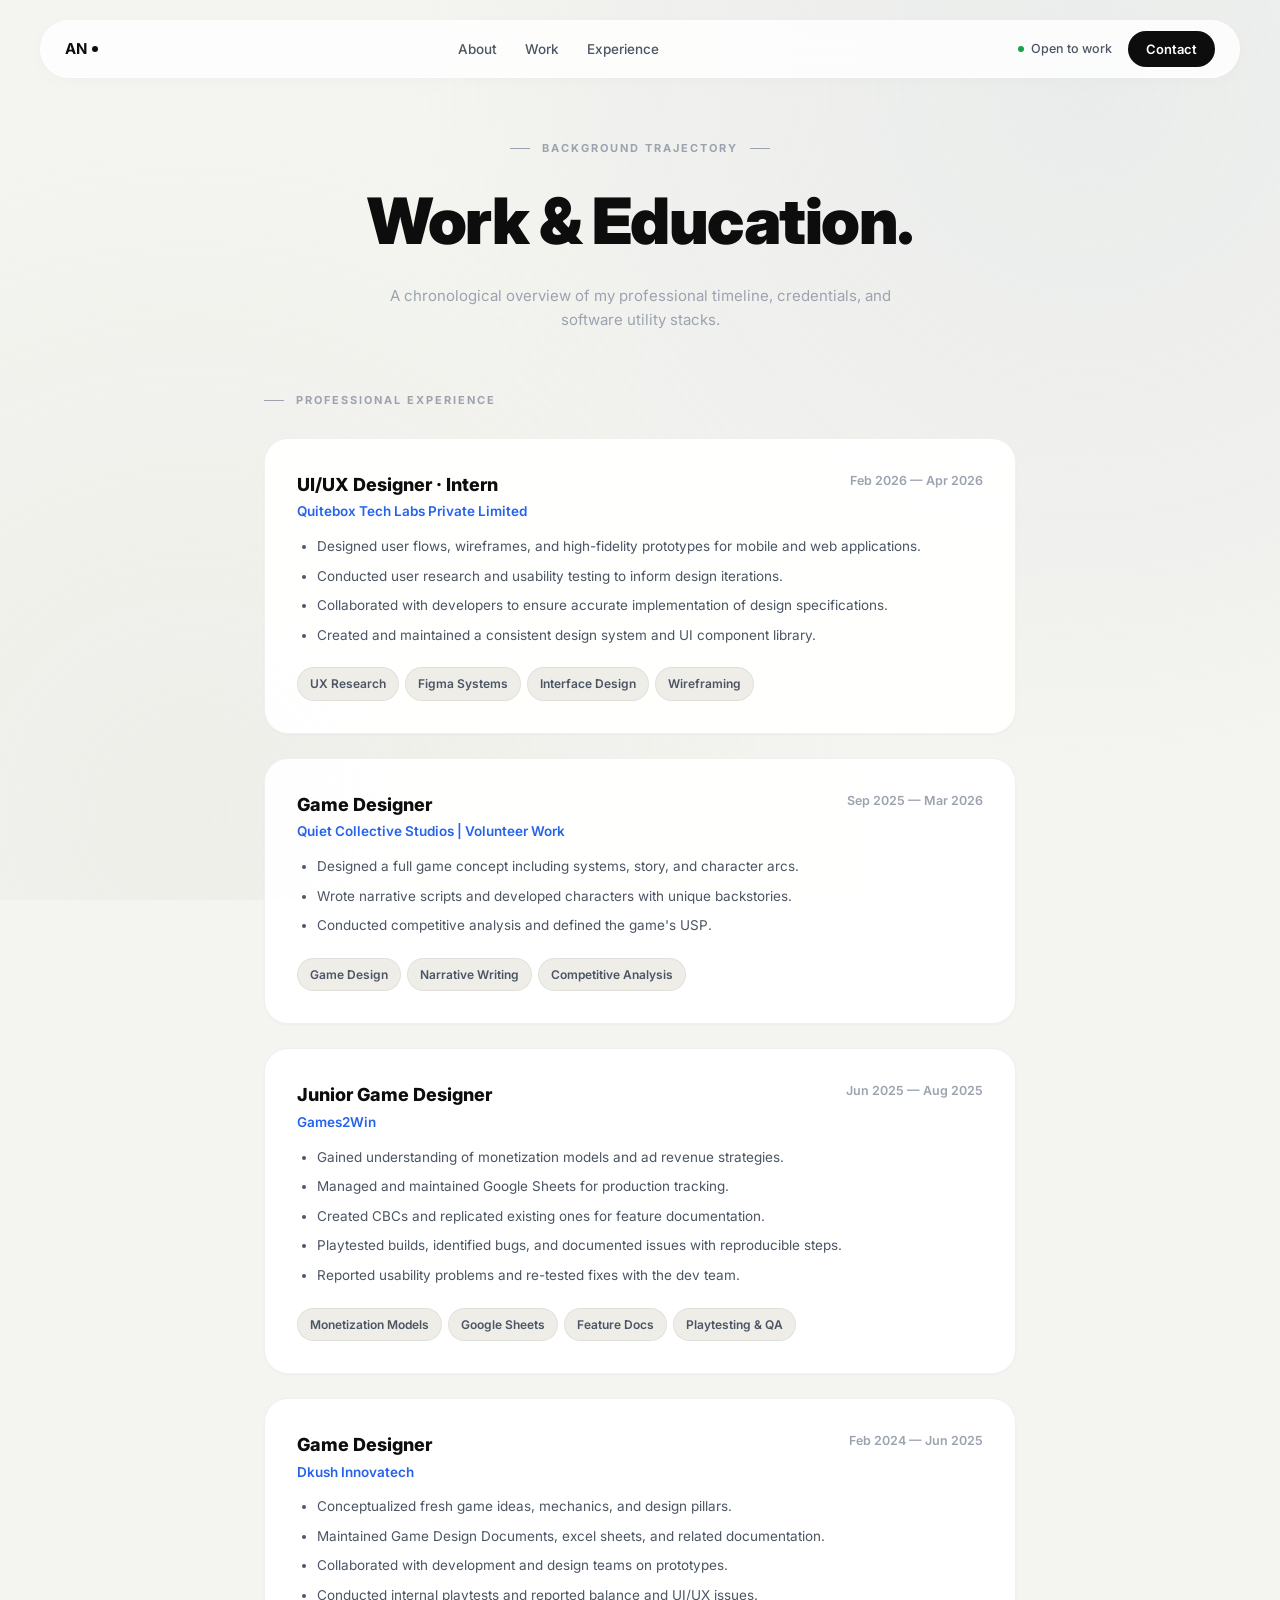
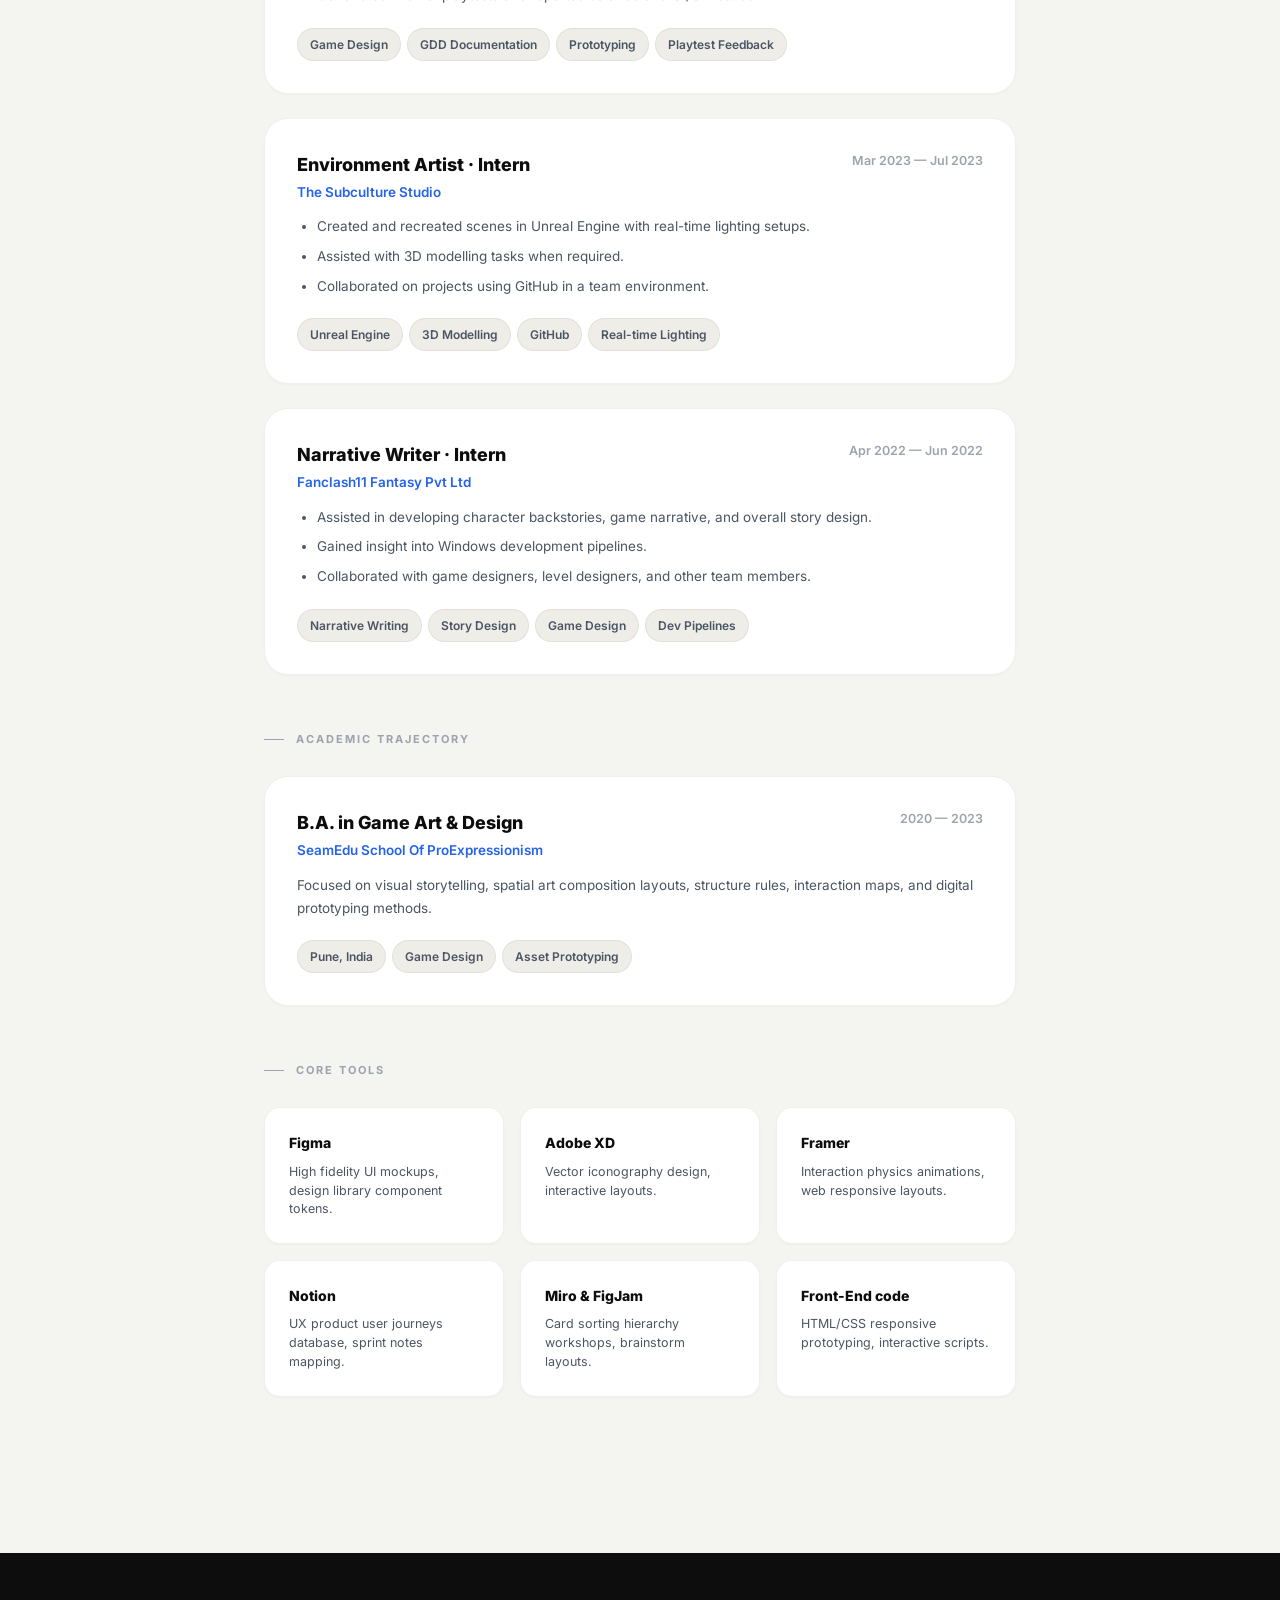
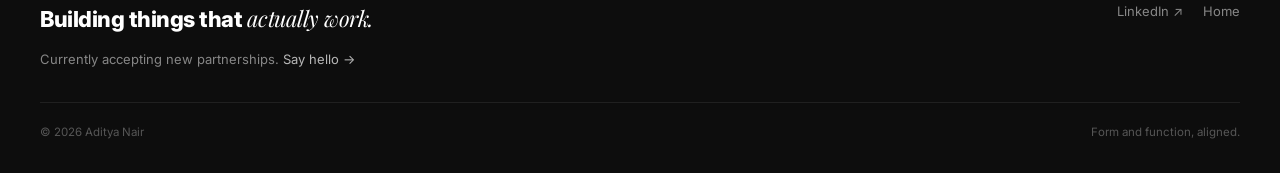
<file: experience.html>
<!DOCTYPE html>
<html lang="en">
<head>
  <meta charset="UTF-8">
  <meta name="viewport" content="width=device-width, initial-scale=1.0">
  <title>Experience &mdash; Aditya Nair</title>
  <meta name="description" content="Professional experience and qualifications timeline of Aditya Nair.">
  <meta name="author" content="Aditya Nair">
  <link rel="icon" type="image/png" href="favicon.png">
  <link rel="preconnect" href="https://fonts.googleapis.com">
  <link rel="preconnect" href="https://fonts.gstatic.com" crossorigin>
  <link href="https://fonts.googleapis.com/css2?family=Inter:wght@300;400;500;600;700;800;900&family=Playfair+Display:ital,wght@1,400&display=swap" rel="stylesheet">
  <link rel="stylesheet" href="styles.css?v=11">
</head>
<body>

  <!-- Background -->
  <div class="bg-canvas" aria-hidden="true">
    <div class="bg-orb bg-orb-1"></div>
    <div class="bg-orb bg-orb-2"></div>
  </div>

  <!-- Toast Notification -->
  <div id="toastNotification" class="toast-notification" aria-live="polite">Email copied to clipboard!</div>

  <!-- ════════════════ DYNAMIC NAV (IPHONE ISLAND STYLE) ════════════════ -->
  <div class="nav-wrapper">
    <nav class="nav" id="mainNav">
      <a href="index.html" class="nav-logo" id="navLogo">AN<span class="nav-logo-dot"></span></a>
      <ul class="nav-links">
        <li><a href="index.html#about">About</a></li>
        <li><a href="index.html#work">Work</a></li>
        <li><a href="experience.html">Experience</a></li>
      </ul>
      <div class="nav-cta" id="navCta">
        <span class="nav-available"><span class="nav-available-dot"></span>Open to work</span>
        <a href="mailto:aditya.gamedesigner0402@gmail.com" class="btn-primary copy-email-btn">Contact</a>
      </div>
    </nav>
  </div>

  <!-- ════════════════ EXPERIENCE HERO ════════════════ -->
  <div class="exp-hero" style="padding-top: 140px; padding-bottom: 40px;">
    <div class="section-eyebrow" style="justify-content:center; margin-bottom:12px;">
      <span class="eyebrow-line"></span>
      <span class="eyebrow-text">Background trajectory</span>
      <span class="eyebrow-line"></span>
    </div>
    <h1 class="exp-hero-title" style="font-size: clamp(38px, 6vw, 64px); font-weight:900; letter-spacing:-1.5px; text-align:center;">
      Work &amp; <span class="serif">Education.</span>
    </h1>
    <p class="exp-hero-sub" style="font-size:15px; color:var(--text-muted); text-align:center; max-width:540px; margin: 12px auto 0;">
      A chronological overview of my professional timeline, credentials, and software utility stacks.
    </p>
  </div>

  <!-- ════════════════ MAIN DETAILS ════════════════ -->
  <div class="exp-body" style="max-width:800px; margin:0 auto; padding:20px 24px 100px;">

    <!-- Professional Experience -->
    <div class="reveal" style="margin-bottom:56px;">
      <div class="section-eyebrow" style="margin-bottom:28px;">
        <span class="eyebrow-line"></span>
        <span class="eyebrow-text">Professional Experience</span>
      </div>
      
      <div class="timeline" style="display:flex; flex-direction:column; gap:24px;">
        
        <!-- Quitebox Tech Labs -->
        <div class="timeline-item" style="background:rgba(255,255,255,0.94); border:1px solid var(--border); border-radius:var(--radius-lg); padding:32px; box-shadow:var(--shadow-sm);">
          <div style="display:flex; justify-content:space-between; align-items:flex-start; flex-wrap:wrap; gap:8px; margin-bottom:12px;">
            <div>
              <h3 class="timeline-role" style="font-size:18px; font-weight:800; color:var(--text-primary); margin-bottom:2px;">UI/UX Designer &middot; Intern</h3>
              <div class="timeline-company" style="font-size:13.5px; font-weight:600; color:var(--accent-hover);">Quitebox Tech Labs Private Limited</div>
            </div>
            <span class="timeline-date" style="font-size:12.5px; color:var(--text-muted); font-weight:600;">Feb 2026 &mdash; Apr 2026</span>
          </div>
          <ul class="timeline-points" style="font-size:13.5px; color:var(--text-secondary); line-height:1.75; margin-bottom:20px; padding-left: 20px; list-style-type: disc;">
            <li style="margin-bottom: 6px;">Designed user flows, wireframes, and high-fidelity prototypes for mobile and web applications.</li>
            <li style="margin-bottom: 6px;">Conducted user research and usability testing to inform design iterations.</li>
            <li style="margin-bottom: 6px;">Collaborated with developers to ensure accurate implementation of design specifications.</li>
            <li style="margin-bottom: 0;">Created and maintained a consistent design system and UI component library.</li>
          </ul>
          <div class="tools-chip-list">
            <span class="tool-chip">UX Research</span>
            <span class="tool-chip">Figma Systems</span>
            <span class="tool-chip">Interface Design</span>
            <span class="tool-chip">Wireframing</span>
          </div>
        </div>

        <!-- Quiet Collective Studios -->
        <div class="timeline-item" style="background:rgba(255,255,255,0.94); border:1px solid var(--border); border-radius:var(--radius-lg); padding:32px; box-shadow:var(--shadow-sm);">
          <div style="display:flex; justify-content:space-between; align-items:flex-start; flex-wrap:wrap; gap:8px; margin-bottom:12px;">
            <div>
              <h3 class="timeline-role" style="font-size:18px; font-weight:800; color:var(--text-primary); margin-bottom:2px;">Game Designer</h3>
              <div class="timeline-company" style="font-size:13.5px; font-weight:600; color:var(--accent-hover);">Quiet Collective Studios | Volunteer Work</div>
            </div>
            <span class="timeline-date" style="font-size:12.5px; color:var(--text-muted); font-weight:600;">Sep 2025 &mdash; Mar 2026</span>
          </div>
          <ul class="timeline-points" style="font-size:13.5px; color:var(--text-secondary); line-height:1.75; margin-bottom:20px; padding-left: 20px; list-style-type: disc;">
            <li style="margin-bottom: 6px;">Designed a full game concept including systems, story, and character arcs.</li>
            <li style="margin-bottom: 6px;">Wrote narrative scripts and developed characters with unique backstories.</li>
            <li style="margin-bottom: 0;">Conducted competitive analysis and defined the game's USP.</li>
          </ul>
          <div class="tools-chip-list">
            <span class="tool-chip">Game Design</span>
            <span class="tool-chip">Narrative Writing</span>
            <span class="tool-chip">Competitive Analysis</span>
          </div>
        </div>

        <!-- Games2Win -->
        <div class="timeline-item" style="background:rgba(255,255,255,0.94); border:1px solid var(--border); border-radius:var(--radius-lg); padding:32px; box-shadow:var(--shadow-sm);">
          <div style="display:flex; justify-content:space-between; align-items:flex-start; flex-wrap:wrap; gap:8px; margin-bottom:12px;">
            <div>
              <h3 class="timeline-role" style="font-size:18px; font-weight:800; color:var(--text-primary); margin-bottom:2px;">Junior Game Designer</h3>
              <div class="timeline-company" style="font-size:13.5px; font-weight:600; color:var(--accent-hover);">Games2Win</div>
            </div>
            <span class="timeline-date" style="font-size:12.5px; color:var(--text-muted); font-weight:600;">Jun 2025 &mdash; Aug 2025</span>
          </div>
          <ul class="timeline-points" style="font-size:13.5px; color:var(--text-secondary); line-height:1.75; margin-bottom:20px; padding-left: 20px; list-style-type: disc;">
            <li style="margin-bottom: 6px;">Gained understanding of monetization models and ad revenue strategies.</li>
            <li style="margin-bottom: 6px;">Managed and maintained Google Sheets for production tracking.</li>
            <li style="margin-bottom: 6px;">Created CBCs and replicated existing ones for feature documentation.</li>
            <li style="margin-bottom: 6px;">Playtested builds, identified bugs, and documented issues with reproducible steps.</li>
            <li style="margin-bottom: 0;">Reported usability problems and re-tested fixes with the dev team.</li>
          </ul>
          <div class="tools-chip-list">
            <span class="tool-chip">Monetization Models</span>
            <span class="tool-chip">Google Sheets</span>
            <span class="tool-chip">Feature Docs</span>
            <span class="tool-chip">Playtesting &amp; QA</span>
          </div>
        </div>

        <!-- Dkush Innovatech -->
        <div class="timeline-item" style="background:rgba(255,255,255,0.94); border:1px solid var(--border); border-radius:var(--radius-lg); padding:32px; box-shadow:var(--shadow-sm);">
          <div style="display:flex; justify-content:space-between; align-items:flex-start; flex-wrap:wrap; gap:8px; margin-bottom:12px;">
            <div>
              <h3 class="timeline-role" style="font-size:18px; font-weight:800; color:var(--text-primary); margin-bottom:2px;">Game Designer</h3>
              <div class="timeline-company" style="font-size:13.5px; font-weight:600; color:var(--accent-hover);">Dkush Innovatech</div>
            </div>
            <span class="timeline-date" style="font-size:12.5px; color:var(--text-muted); font-weight:600;">Feb 2024 &mdash; Jun 2025</span>
          </div>
          <ul class="timeline-points" style="font-size:13.5px; color:var(--text-secondary); line-height:1.75; margin-bottom:20px; padding-left: 20px; list-style-type: disc;">
            <li style="margin-bottom: 6px;">Conceptualized fresh game ideas, mechanics, and design pillars.</li>
            <li style="margin-bottom: 6px;">Maintained Game Design Documents, excel sheets, and related documentation.</li>
            <li style="margin-bottom: 6px;">Collaborated with development and design teams on prototypes.</li>
            <li style="margin-bottom: 0;">Conducted internal playtests and reported balance and UI/UX issues.</li>
          </ul>
          <div class="tools-chip-list">
            <span class="tool-chip">Game Design</span>
            <span class="tool-chip">GDD Documentation</span>
            <span class="tool-chip">Prototyping</span>
            <span class="tool-chip">Playtest Feedback</span>
          </div>
        </div>

        <!-- The Subculture Studio -->
        <div class="timeline-item" style="background:rgba(255,255,255,0.94); border:1px solid var(--border); border-radius:var(--radius-lg); padding:32px; box-shadow:var(--shadow-sm);">
          <div style="display:flex; justify-content:space-between; align-items:flex-start; flex-wrap:wrap; gap:8px; margin-bottom:12px;">
            <div>
              <h3 class="timeline-role" style="font-size:18px; font-weight:800; color:var(--text-primary); margin-bottom:2px;">Environment Artist &middot; Intern</h3>
              <div class="timeline-company" style="font-size:13.5px; font-weight:600; color:var(--accent-hover);">The Subculture Studio</div>
            </div>
            <span class="timeline-date" style="font-size:12.5px; color:var(--text-muted); font-weight:600;">Mar 2023 &mdash; Jul 2023</span>
          </div>
          <ul class="timeline-points" style="font-size:13.5px; color:var(--text-secondary); line-height:1.75; margin-bottom:20px; padding-left: 20px; list-style-type: disc;">
            <li style="margin-bottom: 6px;">Created and recreated scenes in Unreal Engine with real-time lighting setups.</li>
            <li style="margin-bottom: 6px;">Assisted with 3D modelling tasks when required.</li>
            <li style="margin-bottom: 0;">Collaborated on projects using GitHub in a team environment.</li>
          </ul>
          <div class="tools-chip-list">
            <span class="tool-chip">Unreal Engine</span>
            <span class="tool-chip">3D Modelling</span>
            <span class="tool-chip">GitHub</span>
            <span class="tool-chip">Real-time Lighting</span>
          </div>
        </div>

        <!-- Fanclash11 Fantasy -->
        <div class="timeline-item" style="background:rgba(255,255,255,0.94); border:1px solid var(--border); border-radius:var(--radius-lg); padding:32px; box-shadow:var(--shadow-sm);">
          <div style="display:flex; justify-content:space-between; align-items:flex-start; flex-wrap:wrap; gap:8px; margin-bottom:12px;">
            <div>
              <h3 class="timeline-role" style="font-size:18px; font-weight:800; color:var(--text-primary); margin-bottom:2px;">Narrative Writer &middot; Intern</h3>
              <div class="timeline-company" style="font-size:13.5px; font-weight:600; color:var(--accent-hover);">Fanclash11 Fantasy Pvt Ltd</div>
            </div>
            <span class="timeline-date" style="font-size:12.5px; color:var(--text-muted); font-weight:600;">Apr 2022 &mdash; Jun 2022</span>
          </div>
          <ul class="timeline-points" style="font-size:13.5px; color:var(--text-secondary); line-height:1.75; margin-bottom:20px; padding-left: 20px; list-style-type: disc;">
            <li style="margin-bottom: 6px;">Assisted in developing character backstories, game narrative, and overall story design.</li>
            <li style="margin-bottom: 6px;">Gained insight into Windows development pipelines.</li>
            <li style="margin-bottom: 0;">Collaborated with game designers, level designers, and other team members.</li>
          </ul>
          <div class="tools-chip-list">
            <span class="tool-chip">Narrative Writing</span>
            <span class="tool-chip">Story Design</span>
            <span class="tool-chip">Game Design</span>
            <span class="tool-chip">Dev Pipelines</span>
          </div>
        </div>

      </div>
    </div>

    <!-- Education -->
    <div class="reveal" style="margin-bottom:56px;">
      <div class="section-eyebrow" style="margin-bottom:28px;">
        <span class="eyebrow-line"></span>
        <span class="eyebrow-text">Academic Trajectory</span>
      </div>
      
      <div class="edu-grid">
        <div class="edu-card" style="background:rgba(255,255,255,0.94); border:1px solid var(--border); border-radius:var(--radius-lg); padding:32px; box-shadow:var(--shadow-sm);">
          <div style="display:flex; justify-content:space-between; align-items:flex-start; flex-wrap:wrap; gap:8px; margin-bottom:12px;">
            <div>
              <h3 class="edu-degree" style="font-size:18px; font-weight:800; color:var(--text-primary); margin-bottom:2px;">B.A. in Game Art &amp; Design</h3>
              <div class="edu-school" style="font-size:13.5px; font-weight:600; color:var(--accent-hover);">SeamEdu School Of ProExpressionism</div>
            </div>
            <span class="edu-year" style="font-size:12.5px; color:var(--text-muted); font-weight:600;">2020 &mdash; 2023</span>
          </div>
          <p style="font-size:13.5px; color:var(--text-secondary); line-height:1.7; margin-bottom:20px;">
            Focused on visual storytelling, spatial art composition layouts, structure rules, interaction maps, and digital prototyping methods.
          </p>
          <div class="tools-chip-list">
            <span class="tool-chip">Pune, India</span>
            <span class="tool-chip">Game Design</span>
            <span class="tool-chip">Asset Prototyping</span>
          </div>
        </div>
      </div>
    </div>

    <!-- Tools -->
    <div class="reveal" style="margin-bottom:56px;">
      <div class="section-eyebrow" style="margin-bottom:28px;">
        <span class="eyebrow-line"></span>
        <span class="eyebrow-text">Core Tools</span>
      </div>

      <div class="tools-grid" style="display:grid; grid-template-columns: repeat(auto-fill, minmax(240px, 1fr)); gap:16px;">
        <div class="tool-item" style="background:rgba(255,255,255,0.94); border:1px solid var(--border); border-radius:var(--radius-md); padding:24px; box-shadow:var(--shadow-sm);">
          <h4 class="tool-name" style="font-size:14px; font-weight:800; margin-bottom:8px; color:var(--text-primary);">Figma</h4>
          <p class="tool-level" style="font-size:12.5px; color:var(--text-secondary); line-height:1.5;">High fidelity UI mockups, design library component tokens.</p>
        </div>
        <div class="tool-item" style="background:rgba(255,255,255,0.94); border:1px solid var(--border); border-radius:var(--radius-md); padding:24px; box-shadow:var(--shadow-sm);">
          <h4 class="tool-name" style="font-size:14px; font-weight:800; margin-bottom:8px; color:var(--text-primary);">Adobe XD</h4>
          <p class="tool-level" style="font-size:12.5px; color:var(--text-secondary); line-height:1.5;">Vector iconography design, interactive layouts.</p>
        </div>
        <div class="tool-item" style="background:rgba(255,255,255,0.94); border:1px solid var(--border); border-radius:var(--radius-md); padding:24px; box-shadow:var(--shadow-sm);">
          <h4 class="tool-name" style="font-size:14px; font-weight:800; margin-bottom:8px; color:var(--text-primary);">Framer</h4>
          <p class="tool-level" style="font-size:12.5px; color:var(--text-secondary); line-height:1.5;">Interaction physics animations, web responsive layouts.</p>
        </div>
        <div class="tool-item" style="background:rgba(255,255,255,0.94); border:1px solid var(--border); border-radius:var(--radius-md); padding:24px; box-shadow:var(--shadow-sm);">
          <h4 class="tool-name" style="font-size:14px; font-weight:800; margin-bottom:8px; color:var(--text-primary);">Notion</h4>
          <p class="tool-level" style="font-size:12.5px; color:var(--text-secondary); line-height:1.5;">UX product user journeys database, sprint notes mapping.</p>
        </div>
        <div class="tool-item" style="background:rgba(255,255,255,0.94); border:1px solid var(--border); border-radius:var(--radius-md); padding:24px; box-shadow:var(--shadow-sm);">
          <h4 class="tool-name" style="font-size:14px; font-weight:800; margin-bottom:8px; color:var(--text-primary);">Miro &amp; FigJam</h4>
          <p class="tool-level" style="font-size:12.5px; color:var(--text-secondary); line-height:1.5;">Card sorting hierarchy workshops, brainstorm layouts.</p>
        </div>
        <div class="tool-item" style="background:rgba(255,255,255,0.94); border:1px solid var(--border); border-radius:var(--radius-md); padding:24px; box-shadow:var(--shadow-sm);">
          <h4 class="tool-name" style="font-size:14px; font-weight:800; margin-bottom:8px; color:var(--text-primary);">Front-End code</h4>
          <p class="tool-level" style="font-size:12.5px; color:var(--text-secondary); line-height:1.5;">HTML/CSS responsive prototyping, interactive scripts.</p>
        </div>
      </div>
    </div>

  </div>

  <!-- ════════════════ FOOTER ════════════════ -->
  <footer class="footer">
    <div class="footer-inner">
      <div>
        <p class="footer-tagline">Building things that <span class="serif">actually work.</span></p>
        <p class="footer-sub">Currently accepting new partnerships. <a href="mailto:aditya.gamedesigner0402@gmail.com">Say hello &rarr;</a></p>
      </div>
      <div class="footer-links">
        <a href="https://www.linkedin.com/in/adityanair0402/" class="footer-link" target="_blank">LinkedIn &nearr;</a>
        <a href="index.html" class="footer-link">Home</a>
      </div>
    </div>
    <div class="footer-bottom">
      <span>&copy; 2026 Aditya Nair</span>
      <span>Form and function, aligned.</span>
    </div>
  </footer>

  <!-- ════════════════ SCRIPTS ════════════════ -->
  <script>
  (function() {
    'use strict';

    // ── Dynamic iPhone Island Style Nav ──
    const nav = document.getElementById('mainNav');
    const logo = document.getElementById('navLogo');
    const cta = document.getElementById('navCta');
    
    function onNavScroll() {
      if (window.scrollY > 80) {
        nav.classList.add('nav-island');
        logo.classList.add('hide-element');
        cta.classList.add('hide-element');
      } else {
        nav.classList.remove('nav-island');
        logo.classList.remove('hide-element');
        cta.classList.remove('hide-element');
      }
    }
    window.addEventListener('scroll', onNavScroll, { passive: true });

    // ── Scroll reveal (IntersectionObserver) ──
    const reveals = document.querySelectorAll('.reveal');
    const revealObs = new IntersectionObserver(function(entries) {
      entries.forEach(function(entry) {
        if (entry.isIntersecting) {
          entry.target.classList.add('active');
          revealObs.unobserve(entry.target);
        }
      });
    }, { threshold: 0.05, rootMargin: '0px 0px -20px 0px' });
    reveals.forEach(function(el) { revealObs.observe(el); });

    // ── Email Copy Clipboard Handler ──
    const emailToCopy = "aditya.gamedesigner0402@gmail.com";
    const toast = document.getElementById("toastNotification");

    document.querySelectorAll(".copy-email-btn").forEach(function(btn) {
      btn.addEventListener("click", function(e) {
        if (navigator.clipboard) {
          navigator.clipboard.writeText(emailToCopy).then(showToast).catch(function(err) {
            console.error("Could not copy text: ", err);
          });
        } else {
          const textarea = document.createElement("textarea");
          textarea.value = emailToCopy;
          textarea.style.position = "fixed";
          document.body.appendChild(textarea);
          textarea.select();
          try {
            document.execCommand("copy");
            showToast();
          } catch (err) {
            console.error("Fallback copy failed", err);
          }
          document.body.removeChild(textarea);
        }
      });
    });

    function showToast() {
      toast.classList.add("show-toast");
      setTimeout(function() {
        toast.classList.remove("show-toast");
      }, 2500);
    }

    // ── Game Design Portfolio Prompt ──
    const gdPrompt = document.getElementById('gdPortfolioPrompt');
    const gdCloseBtn = document.getElementById('gdPortfolioClose');

    if (gdPrompt && gdCloseBtn && !localStorage.getItem('gd-prompt-dismissed')) {
      setTimeout(() => {
        gdPrompt.classList.add('show');
      }, 1500);

      gdCloseBtn.addEventListener('click', () => {
        gdPrompt.classList.remove('show');
        localStorage.setItem('gd-prompt-dismissed', 'true');
      });
    }

  })();
  </script>

  <!-- Game Design Portfolio Prompt -->
  <div id="gdPortfolioPrompt" class="gd-portfolio-prompt">
    <a href="https://gd-kateki.github.io/Personal-Website/" target="_blank" class="gd-portfolio-link">
      <span class="gd-portfolio-icon">👾</span>
      <span>Looking for my Game Design Portfolio? &rarr;</span>
    </a>
    <button id="gdPortfolioClose" class="gd-portfolio-close" aria-label="Dismiss prompt">&times;</button>
  </div>

</body>
</html>
</file>
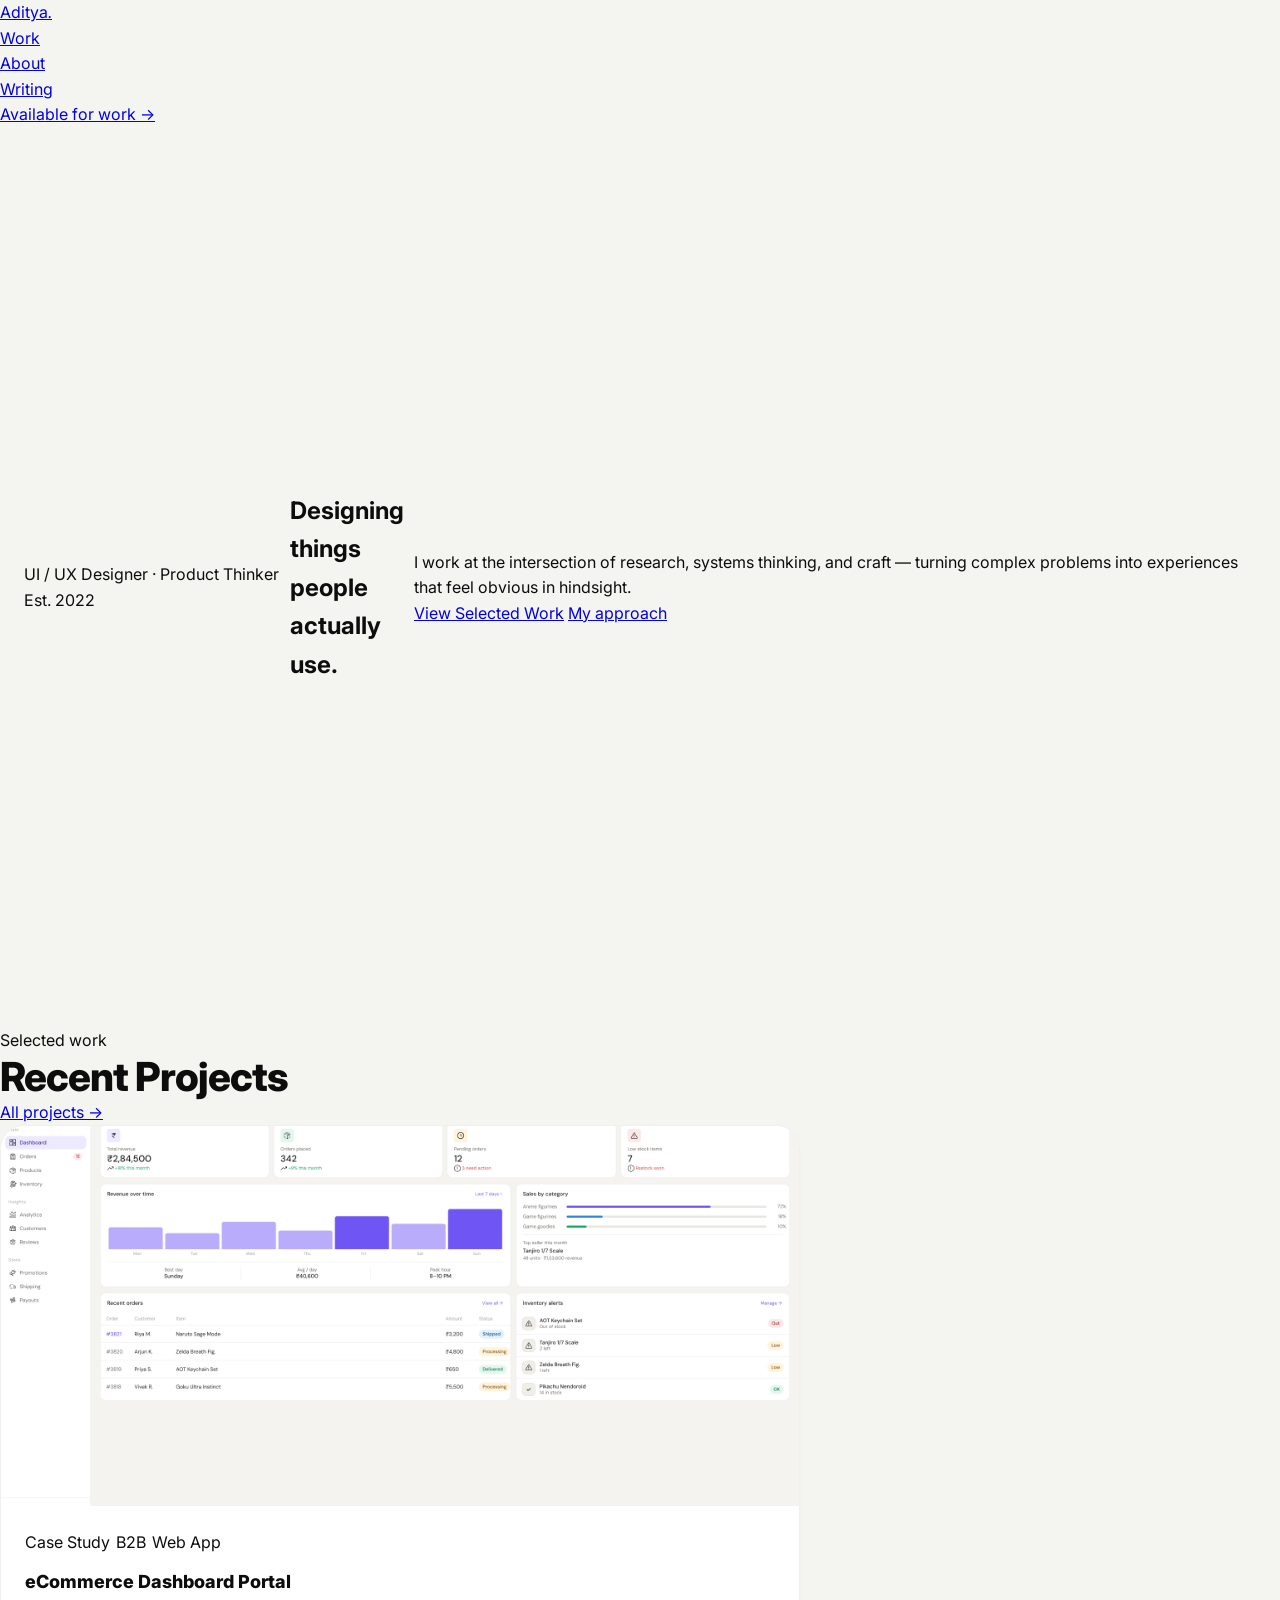
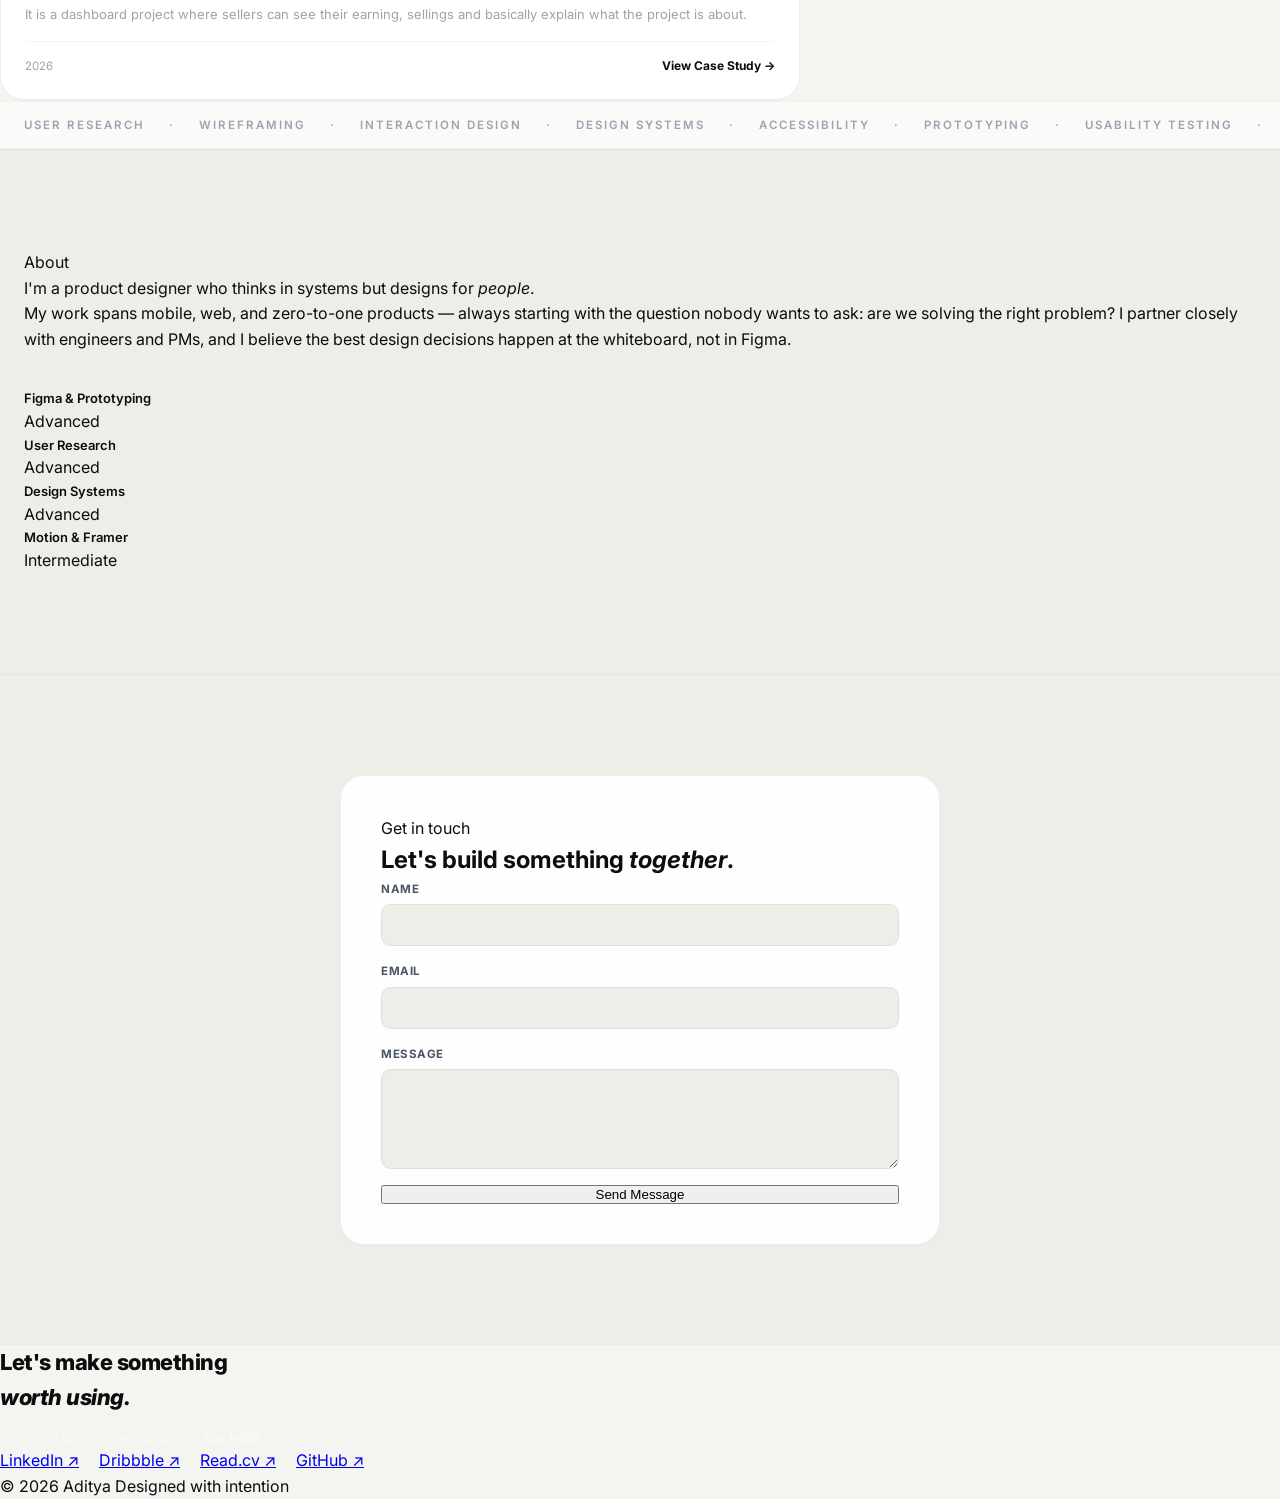
<file: main.html>
<!DOCTYPE html>
<html lang="en">
<head>
<meta charset="UTF-8">
<meta name="viewport" content="width=device-width, initial-scale=1.0">
<title>Aditya — UI/UX Design Portfolio</title>
<link rel="preconnect" href="https://fonts.googleapis.com">
<link href="https://fonts.googleapis.com/css2?family=Playfair+Display:ital,wght@0,400;0,700;0,900;1,400;1,700&family=DM+Sans:wght@300;400;500&display=swap" rel="stylesheet">
<link rel="stylesheet" href="styles.css">
</head>
<body>

<!-- Nav -->
<nav>
  <a href="main.html" class="logo">Aditya<i>.</i></a>
  <ul>
    <li><a href="#work">Work</a></li>
    <li><a href="#about">About</a></li>
    <li><a href="#">Writing</a></li>
  </ul>
  <a href="mailto:hello@alexdesigns.co" class="nav-hire">Available for work →</a>
</nav>

<!-- Hero -->
<section class="hero">
  <div class="hero-meta">
    <span class="hero-meta-dot"></span>
    <span class="hero-meta-text">UI / UX Designer · Product Thinker</span>
    <span class="hero-meta-line"></span>
    <span class="hero-meta-year">Est. 2022</span>
  </div>

  <h1 class="hero-heading">
    Designing<br>
    things people<br>
    <span class="ital">actually</span> <span class="outline">use.</span>
  </h1>

  <div class="hero-bottom">
    <p class="hero-sub">I work at the intersection of research, systems thinking, and craft — turning complex problems into experiences that feel obvious in hindsight.</p>
    <div class="hero-cta-group">
      <a href="#work" class="cta-primary">View Selected Work</a>
      <a href="#about" class="cta-scroll">
        <span class="scroll-line"></span>
        My approach
      </a>
    </div>
  </div>
</section>


<!-- Work -->
<div id="work">
  <div class="section-head">
    <div>
      <p class="section-label">Selected work</p>
      <h2 class="section-title">Recent Projects</h2>
    </div>
    <a href="#" class="see-all">All projects →</a>
  </div>

  <div class="strip-track" style="padding-bottom: 0;">
    <!-- Single Featured Project -->
    <div class="proj-card feat" style="width: 100%; max-width: 800px; display: flex; flex-direction: column; cursor: pointer;" onclick="window.location.href='eCommerce_Dashboard_Portal.html'">
      <div class="proj-visual" style="height: 380px; background: #0E0D12; display: flex; align-items: center; justify-content: center; overflow: hidden;">
        <img src="Dashboard_Portal_Project/Dashboard.png" style="width: 100%; height: 100%; object-fit: cover;" alt="Hero Image">
      </div>
      <div class="proj-body">
        <div class="proj-tags">
          <span class="tag accent">Case Study</span>
          <span class="tag">B2B</span>
          <span class="tag">Web App</span>
        </div>
        <h3 class="proj-title">eCommerce Dashboard Portal</h3>
        <p class="proj-desc">It is a dashboard project where sellers can see their earning, sellings and basically explain what the project is about.</p>
        <div class="proj-footer">
          <span class="proj-year">2026</span>
          <a href="eCommerce_Dashboard_Portal.html" class="proj-link">View Case Study →</a>
        </div>
      </div>
    </div>
  </div><!-- /strip-track -->
</div>

<!-- Marquee -->
<div class="marquee-wrap">
  <div class="marquee-track">
    <div class="marquee-item">User Research <span class="marquee-sep">·</span> Wireframing <span class="marquee-sep">·</span> Interaction Design <span class="marquee-sep">·</span> Design Systems <span class="marquee-sep">·</span> Accessibility <span class="marquee-sep">·</span> Prototyping <span class="marquee-sep">·</span> Usability Testing <span class="marquee-sep">·</span> Motion Design <span class="marquee-sep">·</span> Information Architecture <span class="marquee-sep">·</span> Visual Design <span class="marquee-sep">·</span></div>
    <div class="marquee-item">User Research <span class="marquee-sep">·</span> Wireframing <span class="marquee-sep">·</span> Interaction Design <span class="marquee-sep">·</span> Design Systems <span class="marquee-sep">·</span> Accessibility <span class="marquee-sep">·</span> Prototyping <span class="marquee-sep">·</span> Usability Testing <span class="marquee-sep">·</span> Motion Design <span class="marquee-sep">·</span> Information Architecture <span class="marquee-sep">·</span> Visual Design <span class="marquee-sep">·</span></div>
  </div>
</div>

<!-- About -->
<section class="about-section" id="about">
  <div class="about-left">
    <p class="about-eyebrow">About</p>
    <p class="about-statement">I'm a product designer who thinks in systems but designs for <em>people</em>.</p>
    <p class="about-body">My work spans mobile, web, and zero-to-one products — always starting with the question nobody wants to ask: are we solving the right problem? I partner closely with engineers and PMs, and I believe the best design decisions happen at the whiteboard, not in Figma.</p>

    <div class="skills-grid" style="margin-top:36px">
      <div class="skill-cell">
        <div class="skill-name">Figma & Prototyping</div>
        <div class="skill-sub">Advanced</div>
        <div class="skill-bar-wrap"><div class="skill-bar" style="width:95%"></div></div>
      </div>
      <div class="skill-cell">
        <div class="skill-name">User Research</div>
        <div class="skill-sub">Advanced</div>
        <div class="skill-bar-wrap"><div class="skill-bar" style="width:88%"></div></div>
      </div>
      <div class="skill-cell">
        <div class="skill-name">Design Systems</div>
        <div class="skill-sub">Advanced</div>
        <div class="skill-bar-wrap"><div class="skill-bar" style="width:90%"></div></div>
      </div>
      <div class="skill-cell">
        <div class="skill-name">Motion & Framer</div>
        <div class="skill-sub">Intermediate</div>
        <div class="skill-bar-wrap"><div class="skill-bar" style="width:70%"></div></div>
      </div>
    </div>
  </div>

</section>

<!-- Contact -->
<section class="contact-section" id="contact">
  <div class="contact-inner">
    <p class="contact-eyebrow">Get in touch</p>
    <h2 class="contact-title">Let's build something <em>together</em>.</h2>
    <form class="contact-form">
      <div class="form-group">
        <label for="name">Name</label>
        <input type="text" id="name" name="name" required>
      </div>
      <div class="form-group">
        <label for="email">Email</label>
        <input type="email" id="email" name="email" required>
      </div>
      <div class="form-group">
        <label for="message">Message</label>
        <textarea id="message" name="message" rows="4" required></textarea>
      </div>
      <button type="submit" class="cta-primary">Send Message</button>
    </form>
  </div>
</section>

<!-- Footer -->
<footer>
  <div>
    <p class="footer-tagline">Let's make something<br><em>worth using.</em></p>
    <p class="footer-sub">Currently open to new projects. <a href="mailto:hello@alexdesigns.co">Say hello →</a></p>
  </div>
  <div class="footer-links">
    <a href="#" class="f-link">LinkedIn ↗</a>
    <a href="#" class="f-link">Dribbble ↗</a>
    <a href="#" class="f-link">Read.cv ↗</a>
    <a href="#" class="f-link">GitHub ↗</a>
  </div>
  <div class="footer-copy">
    <span>© 2026 Aditya</span>
    <span>Designed with intention</span>
  </div>
</footer>

<script>
  // Scroll-triggered skill bars
  const bars = document.querySelectorAll('.skill-bar');
  const bObs = new IntersectionObserver(entries => {
    entries.forEach(e => {
      if(e.isIntersecting) {
        // width already set inline — just trigger reflow for animation
        e.target.style.opacity='1';
        bObs.unobserve(e.target);
      }
    });
  }, {threshold:.5});
  bars.forEach(b => { b.style.opacity='1'; bObs.observe(b); });
</script>
</body>
</html>
</file>
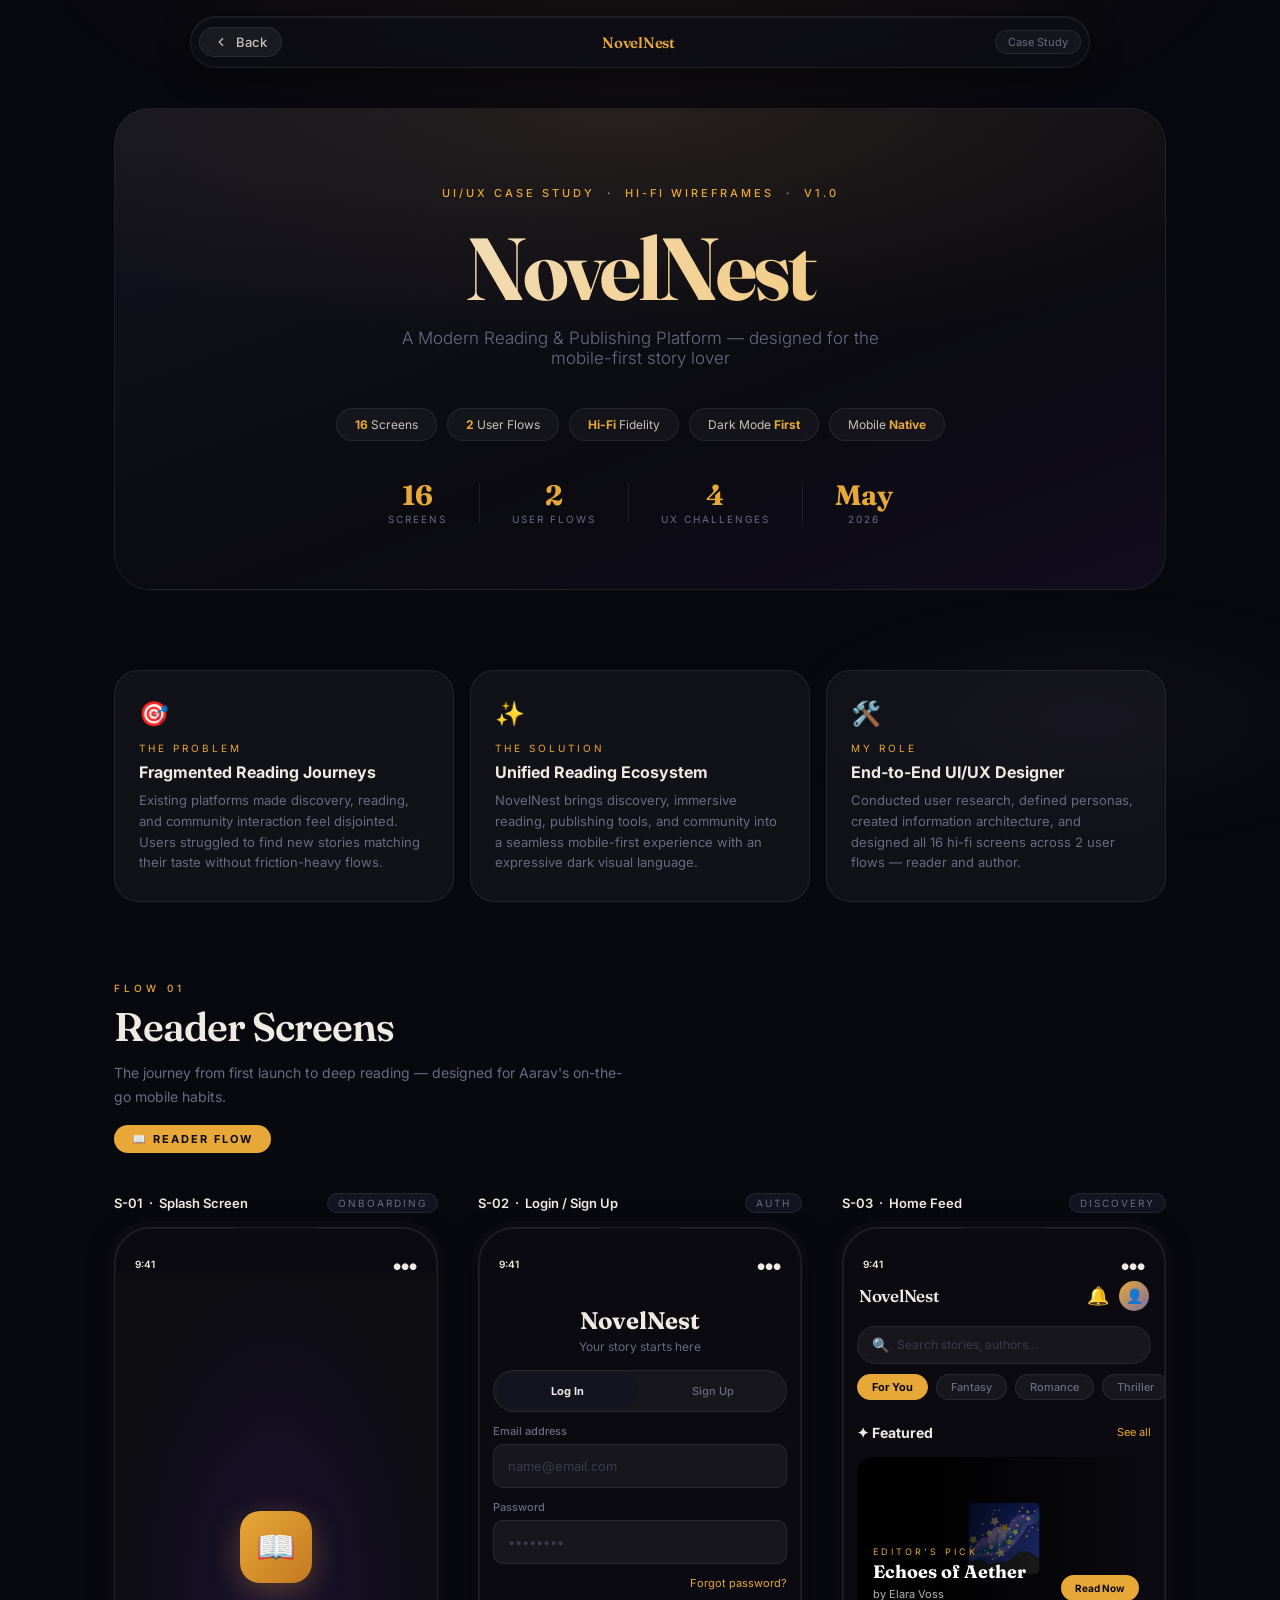
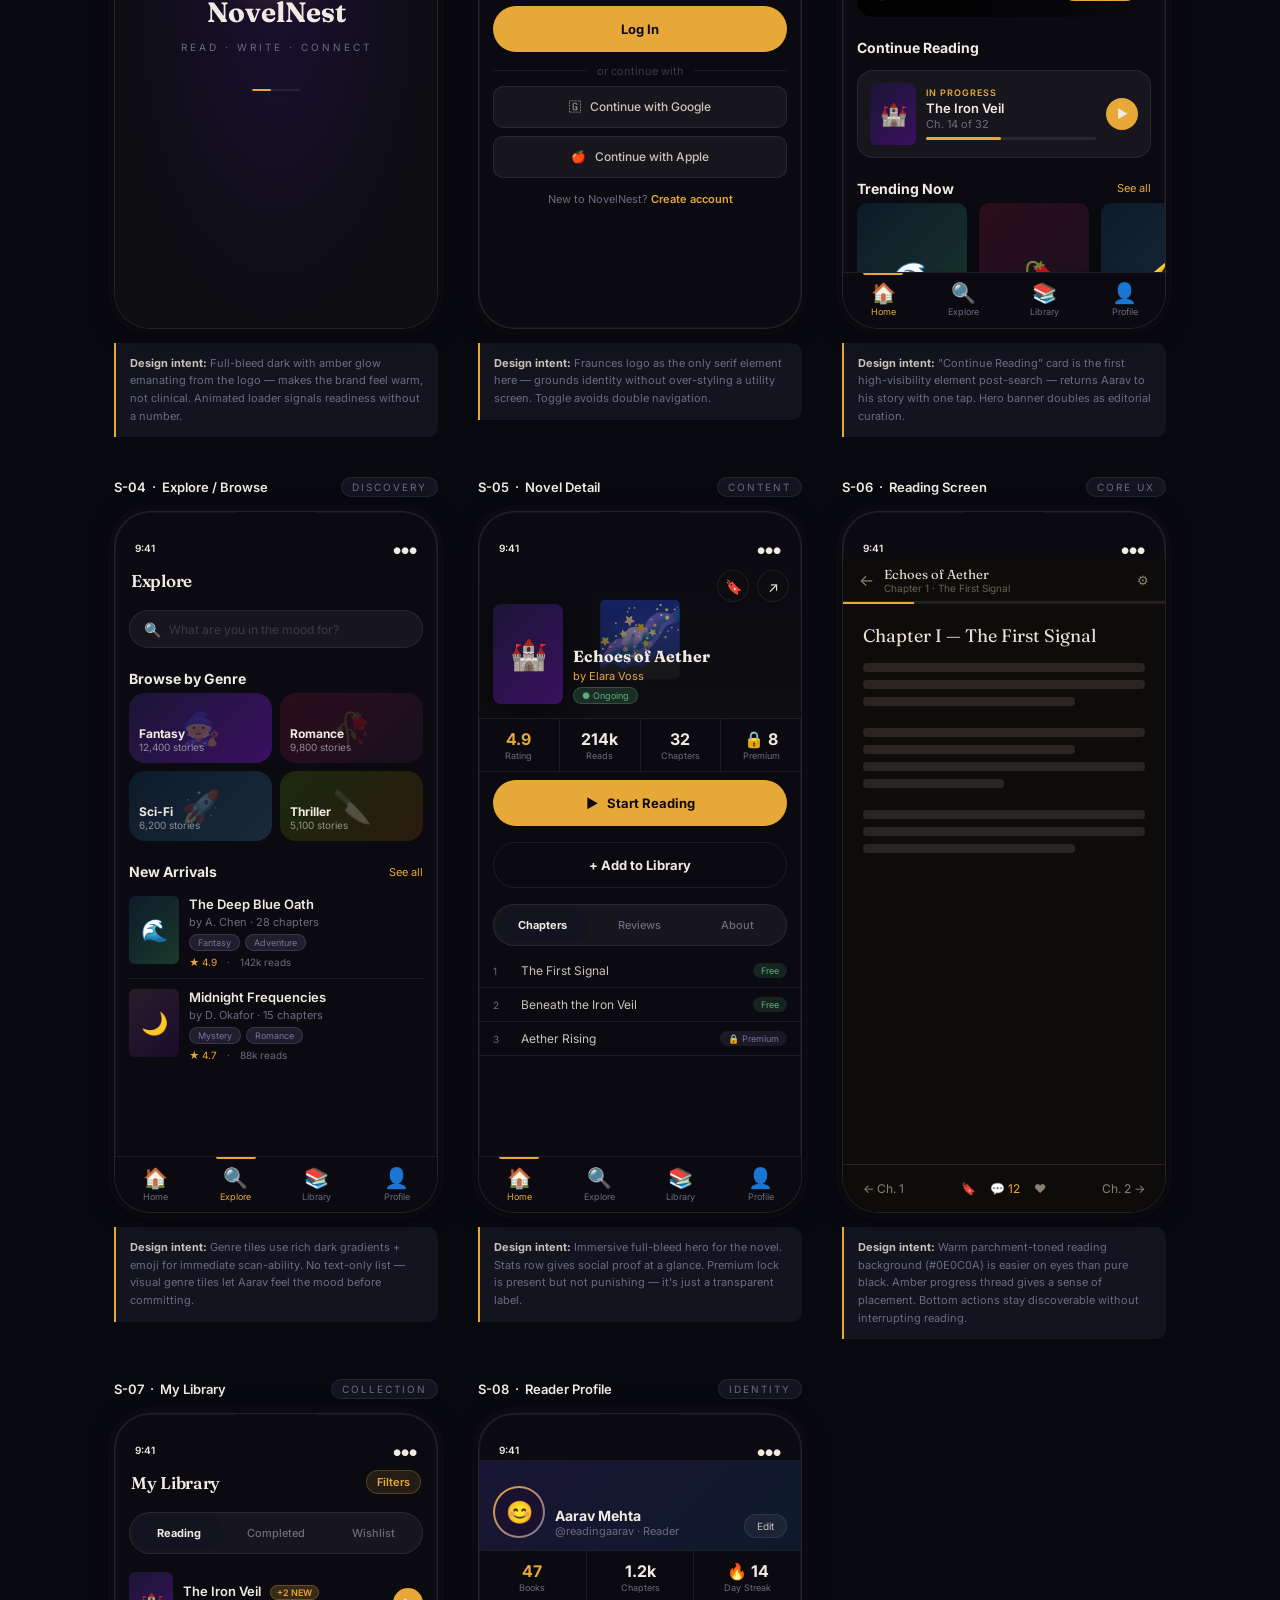
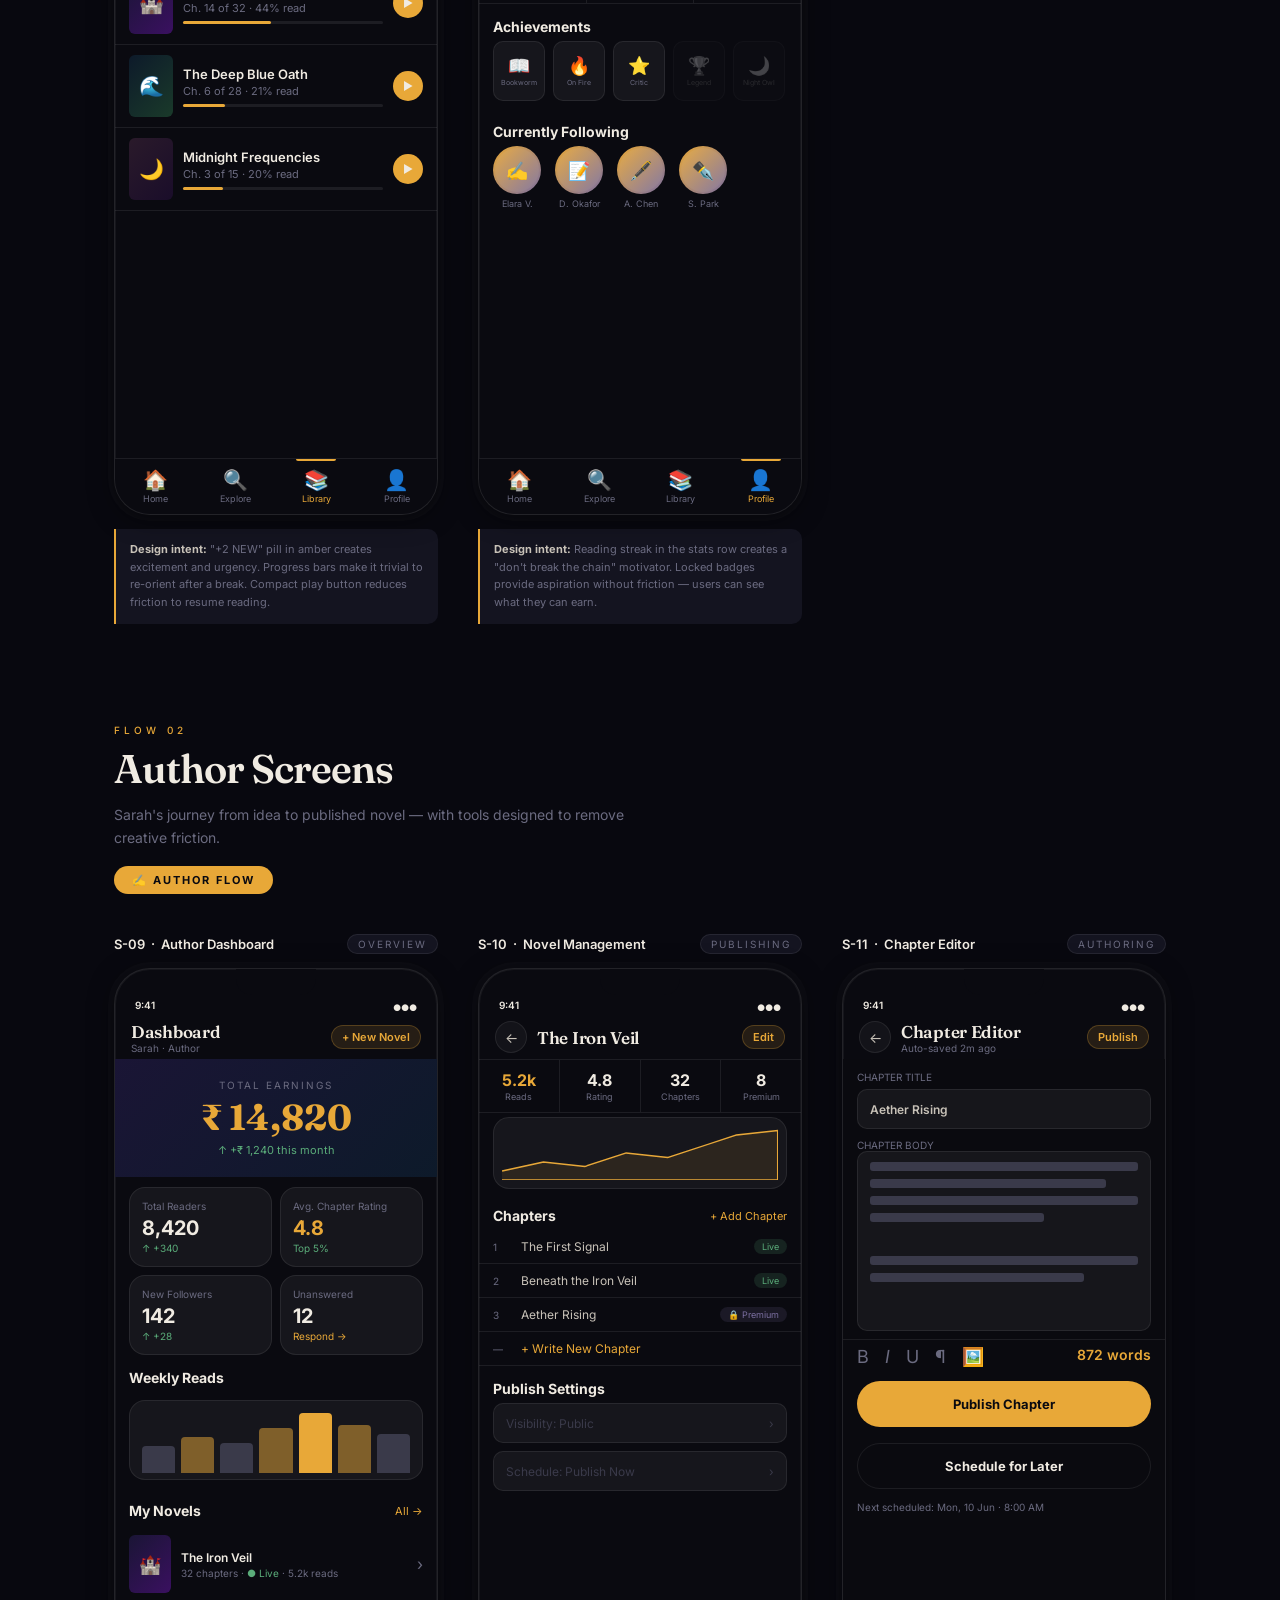
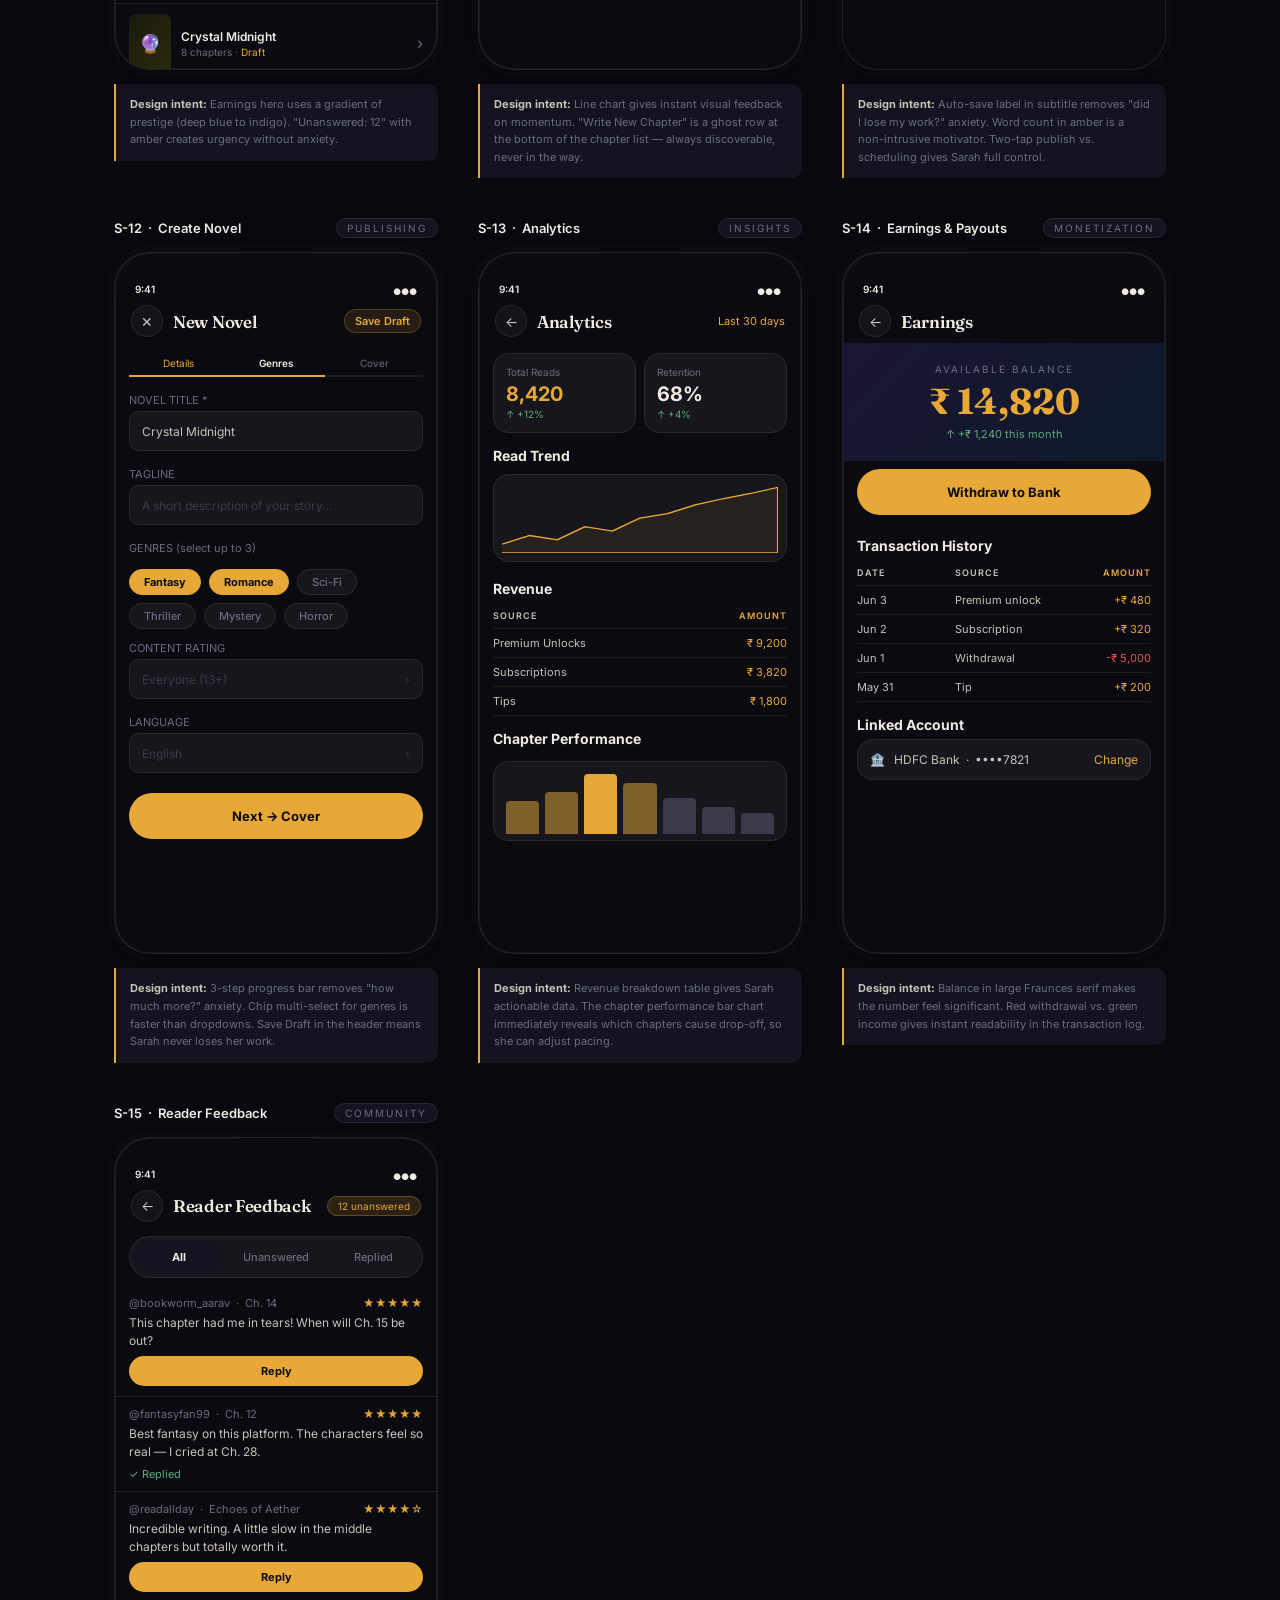
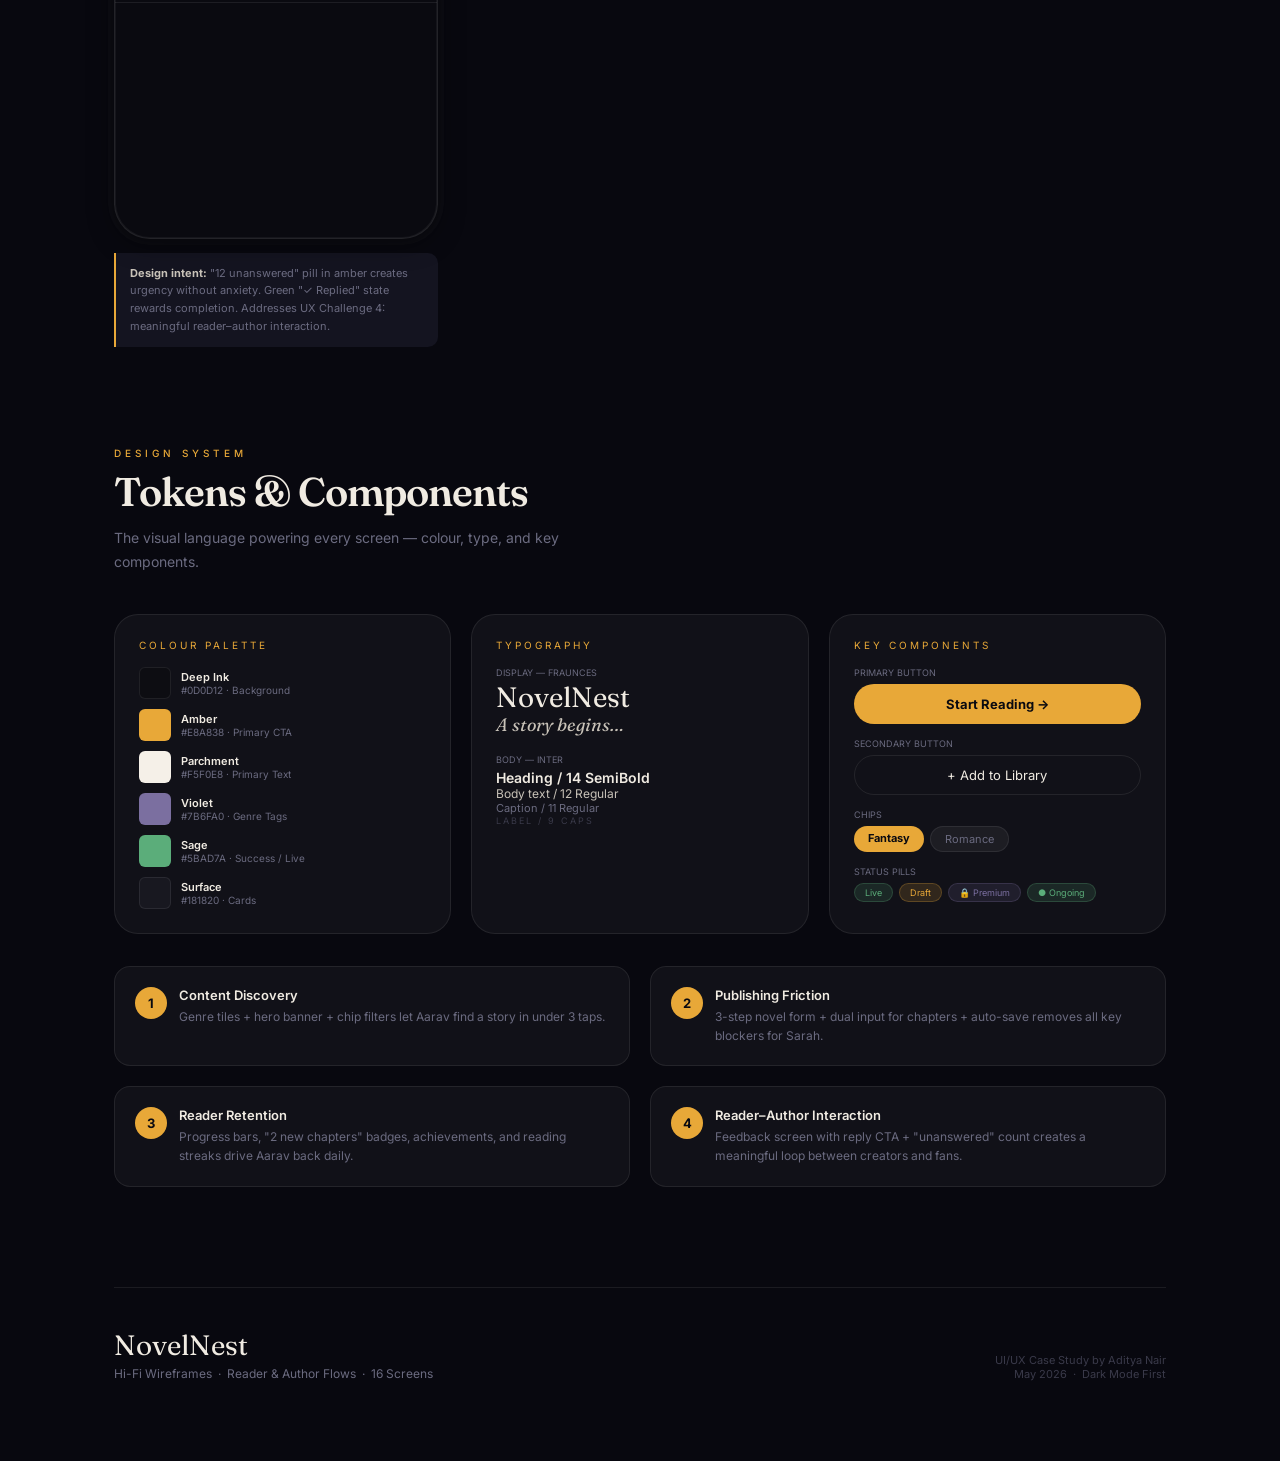
<file: NovelNest_Project.html>
<!DOCTYPE html>
<html lang="en">
<head>
<meta charset="UTF-8">
<meta name="viewport" content="width=device-width, initial-scale=1.0">
<title>NovelNest — Case Study · Aditya Nair</title>
<meta name="description" content="NovelNest Hi-Fi Wireframes — A mobile reading and publishing platform case study by Aditya Nair, UI/UX Designer.">
<link rel="preconnect" href="https://fonts.googleapis.com">
<link rel="preconnect" href="https://fonts.gstatic.com" crossorigin>
<link href="https://fonts.googleapis.com/css2?family=Fraunces:ital,opsz,wght@0,9..144,300;0,9..144,600;0,9..144,700;1,9..144,400&family=Inter:wght@300;400;500;600;700;800&display=swap" rel="stylesheet">
<style>
/* ══════════════════════════════════════════════
   DESIGN TOKENS
══════════════════════════════════════════════ */
:root {
  --ink:        #0A0A10;
  --ink-2:      #141420;
  --ink-3:      #1C1C2A;
  --ash:        #3A3A4A;
  --muted:      #6B6B80;
  --border:     rgba(255,255,255,0.08);
  --amber:      #E8A838;
  --amber-dim:  #C48820;
  --amber-glow: #F5C060;
  --violet:     #7B6FA0;
  --parchment:  #F0EBE2;
  --parch-dim:  #C8C2B8;
  --surface:    rgba(255,255,255,0.05);
  --surface-2:  rgba(255,255,255,0.08);
  --glass:      rgba(255,255,255,0.04);
  --r-sm: 10px; --r-md: 16px; --r-lg: 24px; --r-xl: 36px;
  --shadow: 0 4px 24px rgba(0,0,0,0.5);
  --shadow-sm: 0 2px 8px rgba(0,0,0,0.3);
  --transition: 0.3s cubic-bezier(0.4,0,0.2,1);
}

/* ══════════════════════════════════════════════
   RESET & BASE
══════════════════════════════════════════════ */
*,*::before,*::after { margin:0; padding:0; box-sizing:border-box; }
html { scroll-behavior:smooth; font-size:16px; }
body {
  font-family:'Inter',sans-serif;
  background:#08080F;
  color:var(--parchment);
  min-height:100vh;
  -webkit-font-smoothing:antialiased;
  overflow-x:hidden;
}

/* ══════════════════════════════════════════════
   STATIC BACKGROUND
══════════════════════════════════════════════ */
.bg-canvas {
  position:fixed; inset:0; z-index:0; pointer-events:none;
  background:
    radial-gradient(ellipse 80% 40% at 50% -5%, rgba(232,168,56,0.07) 0%, transparent 60%),
    radial-gradient(ellipse 50% 30% at 85% 80%, rgba(123,111,160,0.06) 0%, transparent 50%);
}

/* ══════════════════════════════════════════════
   TOP NAV
══════════════════════════════════════════════ */
.case-nav {
  position:fixed; top:16px; left:50%; transform:translateX(-50%);
  z-index:1000; width:calc(100% - 48px); max-width:900px;
  background:rgba(14,14,22,0.75);
  backdrop-filter:blur(20px); -webkit-backdrop-filter:blur(20px);
  border:1px solid var(--border);
  border-radius:100px;
  padding:0 8px;
  height:52px;
  display:flex; align-items:center; justify-content:space-between;
  box-shadow:0 8px 32px rgba(0,0,0,0.4), inset 0 1px 0 rgba(255,255,255,0.06);
}
.case-nav-back {
  display:flex; align-items:center; gap:8px;
  text-decoration:none;
  padding:6px 14px;
  border-radius:100px;
  background:rgba(255,255,255,0.06);
  border:1px solid var(--border);
  color:var(--parch-dim);
  font-size:13px; font-weight:500;
  transition:var(--transition);
}
.case-nav-back:hover { background:rgba(255,255,255,0.1); color:var(--parchment); }
.case-nav-back svg { width:14px; height:14px; }
.case-nav-brand {
  font-family:'Fraunces',serif;
  font-size:15px; font-weight:600; color:var(--amber); letter-spacing:-0.3px;
}
.case-nav-tag {
  font-size:11px; color:var(--muted);
  padding:4px 12px; border-radius:100px;
  background:var(--glass); border:1px solid var(--border); white-space:nowrap;
}

/* ══════════════════════════════════════════════
   PAGE WRAPPER
══════════════════════════════════════════════ */
.page {
  position:relative; z-index:1;
  max-width:1100px; margin:0 auto;
  padding:108px 24px 80px;
}

/* ══════════════════════════════════════════════
   HERO / COVER
══════════════════════════════════════════════ */
.hero {
  text-align:center;
  padding:72px 40px 64px;
  margin-bottom:80px;
  background:linear-gradient(160deg,var(--ink-2) 0%,var(--ink) 60%,#120D1E 100%);
  border:1px solid var(--border);
  border-radius:var(--r-xl);
  position:relative; overflow:hidden;
}
.hero::before {
  content:''; position:absolute; inset:0;
  background:radial-gradient(ellipse 70% 50% at 50% 0%, rgba(232,168,56,0.10),transparent);
  pointer-events:none;
}
.hero-eyebrow {
  display:inline-flex; align-items:center; gap:8px;
  font-size:11px; letter-spacing:3px; text-transform:uppercase;
  color:var(--amber); margin-bottom:24px; font-weight:500;
}
.hero h1 {
  font-family:'Fraunces',serif;
  font-size:clamp(48px,8vw,88px);
  font-weight:700; line-height:1; letter-spacing:-3px;
  background:linear-gradient(135deg,var(--parchment) 0%,var(--amber-glow) 100%);
  -webkit-background-clip:text; -webkit-text-fill-color:transparent; background-clip:text;
  margin-bottom:16px;
}
.hero-sub {
  font-size:clamp(14px,2vw,17px); color:var(--muted);
  margin-bottom:40px; font-weight:300;
  max-width:480px; margin-left:auto; margin-right:auto;
}
.hero-pills {
  display:flex; justify-content:center; gap:10px; flex-wrap:wrap; margin-bottom:40px;
}
.hero-pill {
  padding:8px 18px; border-radius:100px;
  background:var(--glass); border:1px solid var(--border);
  font-size:12px; color:var(--parch-dim); transition:var(--transition);
}
.hero-pill strong { color:var(--amber); }
.hero-pill:hover { background:rgba(232,168,56,0.08); border-color:rgba(232,168,56,0.25); }
.hero-meta { display:flex; justify-content:center; gap:32px; flex-wrap:wrap; }
.hero-meta-item { display:flex; flex-direction:column; align-items:center; gap:4px; }
.hero-meta-val {
  font-family:'Fraunces',serif; font-size:28px; font-weight:700; color:var(--amber); line-height:1;
}
.hero-meta-lbl { font-size:10px; letter-spacing:2px; text-transform:uppercase; color:var(--muted); }
.hero-divider { width:1px; height:40px; background:var(--border); align-self:center; }

/* ══════════════════════════════════════════════
   CONTEXT GRID
══════════════════════════════════════════════ */
.context-grid {
  display:grid; grid-template-columns:repeat(3,1fr); gap:16px; margin-bottom:80px;
}
.context-card {
  padding:28px 24px;
  background:var(--glass); border:1px solid var(--border); border-radius:var(--r-lg);
  transition:var(--transition);
}
.context-card:hover { background:var(--surface); border-color:rgba(232,168,56,0.2); }
.context-card-icon { font-size:24px; margin-bottom:14px; display:block; }
.context-card-label { font-size:10px; letter-spacing:3px; text-transform:uppercase; color:var(--amber); margin-bottom:8px; }
.context-card-title { font-size:16px; font-weight:700; color:var(--parchment); margin-bottom:8px; }
.context-card-desc { font-size:13px; color:var(--muted); line-height:1.6; }

/* ══════════════════════════════════════════════
   SECTION HEADERS
══════════════════════════════════════════════ */
.section-block { margin-bottom:100px; }
.section-header { margin-bottom:40px; }
.section-eyebrow { font-size:10px; letter-spacing:4px; text-transform:uppercase; color:var(--amber); margin-bottom:8px; font-weight:500; }
.section-title { font-family:'Fraunces',serif; font-size:clamp(28px,4vw,40px); font-weight:600; color:var(--parchment); margin-bottom:10px; letter-spacing:-1px; }
.section-desc { font-size:14px; color:var(--muted); max-width:520px; line-height:1.7; }
.flow-badge {
  display:inline-flex; align-items:center; gap:8px;
  padding:7px 18px; border-radius:100px;
  background:var(--amber); color:var(--ink);
  font-size:11px; font-weight:700; letter-spacing:2px; text-transform:uppercase; margin-top:16px;
}

/* ══════════════════════════════════════════════
   SCREEN GRID
══════════════════════════════════════════════ */
.screen-grid { display:grid; grid-template-columns:repeat(auto-fill,minmax(280px,1fr)); gap:40px; }
.screen-grid-wide { display:grid; grid-template-columns:repeat(auto-fill,minmax(320px,1fr)); gap:40px; }
.screen-card { display:flex; flex-direction:column; }
.screen-label { display:flex; justify-content:space-between; align-items:center; margin-bottom:14px; }
.screen-label-name { font-size:13px; font-weight:600; color:var(--parchment); }
.screen-label-tag { font-size:10px; letter-spacing:2px; text-transform:uppercase; color:var(--muted); background:var(--ink-2); padding:3px 10px; border-radius:100px; border:1px solid var(--border); }
.screen-note { margin-top:14px; padding:12px 14px; background:var(--ink-2); border-left:2px solid var(--amber); border-radius:0 var(--r-sm) var(--r-sm) 0; font-size:11px; color:var(--muted); line-height:1.6; }
.screen-note strong { color:var(--parch-dim); }

/* ══════════════════════════════════════════════
   PHONE SHELL
══════════════════════════════════════════════ */
.phone {
  width:100%; aspect-ratio:9/19.5;
  background:var(--ink); border-radius:var(--r-xl);
  border:1.5px solid rgba(255,255,255,0.1);
  box-shadow:var(--shadow), 0 0 0 6px rgba(255,255,255,0.02), inset 0 0 0 1px rgba(255,255,255,0.05);
  overflow:hidden; display:flex; flex-direction:column;
  position:relative; min-height:480px; transition:var(--transition);
}
.screen-card:hover .phone { transform:translateY(-4px); box-shadow:0 16px 48px rgba(0,0,0,0.6), 0 0 0 6px rgba(255,255,255,0.03); }
.phone::before { content:''; position:absolute; top:0; left:50%; transform:translateX(-50%); width:80px; height:26px; background:var(--ink); border-radius:0 0 16px 16px; z-index:100; }
.phone-inner { display:flex; flex-direction:column; width:100%; height:100%; padding-top:26px; overflow:hidden; }

/* ══════════════════════════════════════════════
   PHONE UI COMPONENTS
══════════════════════════════════════════════ */
.sbar { height:20px; display:flex; justify-content:space-between; align-items:center; padding:0 20px; flex-shrink:0; }
.sbar-time { font-size:10px; font-weight:600; color:var(--parchment); }
.sbar-icons span { font-size:9px; color:var(--parchment); }
.ntop { height:44px; display:flex; align-items:center; padding:0 16px; gap:10px; flex-shrink:0; }
.ntop-back { width:32px; height:32px; border-radius:50%; background:var(--glass); border:1px solid var(--border); display:flex; align-items:center; justify-content:center; font-size:14px; color:var(--parch-dim); flex-shrink:0; }
.ntop-title { font-family:'Fraunces',serif; font-size:17px; font-weight:600; color:var(--parchment); flex:1; letter-spacing:-0.3px; }
.ntop-sub { font-size:10px; color:var(--muted); }
.ntop-action { font-size:11px; font-weight:600; color:var(--amber); padding:4px 10px; border-radius:100px; background:rgba(232,168,56,0.12); border:1px solid rgba(232,168,56,0.25); }
.ntop-icon { font-size:18px; color:var(--parch-dim); }
.pcontent { flex:1; overflow:hidden; display:flex; flex-direction:column; }
.pscroll { flex:1; overflow-y:auto; display:flex; flex-direction:column; }
.pscroll::-webkit-scrollbar { display:none; }
.tbar { height:56px; background:rgba(10,10,16,0.95); border-top:1px solid var(--border); display:flex; align-items:stretch; flex-shrink:0; }
.titem { flex:1; display:flex; flex-direction:column; align-items:center; justify-content:center; gap:3px; font-size:9px; color:var(--muted); position:relative; }
.titem.active { color:var(--amber); }
.titem.active::before { content:''; position:absolute; top:0; left:25%; right:25%; height:2px; background:var(--amber); border-radius:0 0 4px 4px; }
.titem-icon { font-size:20px; line-height:1; }
.searchbar { margin:8px 14px 0; height:38px; background:var(--surface); border:1px solid var(--border); border-radius:100px; display:flex; align-items:center; padding:0 14px; gap:8px; flex-shrink:0; }
.searchbar-icon { font-size:14px; color:var(--muted); }
.searchbar-text { font-size:12px; color:var(--ash); }
.chips { display:flex; gap:8px; padding:10px 14px; overflow:hidden; flex-shrink:0; }
.chip { padding:5px 14px; border-radius:100px; font-size:11px; font-weight:500; white-space:nowrap; background:var(--surface); border:1px solid var(--border); color:var(--muted); flex-shrink:0; }
.chip.on { background:var(--amber); color:var(--ink); border-color:var(--amber); font-weight:700; }
.sh { display:flex; justify-content:space-between; align-items:center; padding:14px 14px 6px; flex-shrink:0; }
.sh-title { font-size:14px; font-weight:700; color:var(--parchment); }
.sh-link { font-size:11px; color:var(--amber); }
.cover-cards { display:flex; gap:12px; padding:0 14px; overflow:hidden; flex-shrink:0; }
.ccard { width:110px; flex-shrink:0; cursor:pointer; }
.ccard-img { width:110px; height:155px; border-radius:var(--r-sm); position:relative; overflow:hidden; flex-shrink:0; box-shadow:var(--shadow-sm); }
.ccard-bg { position:absolute; inset:0; display:flex; align-items:center; justify-content:center; font-size:36px; }
.ccard-overlay { position:absolute; inset:0; background:linear-gradient(180deg,transparent 40%,rgba(0,0,0,0.85) 100%); }
.ccard-inner-title { position:absolute; bottom:0; left:0; right:0; padding:8px; font-family:'Fraunces',serif; font-size:11px; font-weight:600; color:#fff; line-height:1.2; }
.ccard-meta { margin-top:6px; }
.ccard-name { font-size:11px; font-weight:600; color:var(--parch-dim); line-height:1.2; }
.ccard-sub { font-size:10px; color:var(--muted); margin-top:2px; }
.hero-banner { margin:10px 14px 0; height:160px; border-radius:var(--r-md); position:relative; overflow:hidden; flex-shrink:0; }
.hero-bg { position:absolute; inset:0; display:flex; align-items:center; justify-content:center; font-size:64px; }
.hero-overlay { position:absolute; inset:0; background:linear-gradient(90deg,rgba(0,0,0,0.85) 30%,transparent 100%); }
.hero-content { position:absolute; bottom:0; left:0; padding:16px; }
.hero-eyebrow-inner { font-size:9px; letter-spacing:3px; text-transform:uppercase; color:var(--amber); margin-bottom:4px; }
.hero-title-inner { font-family:'Fraunces',serif; font-size:18px; font-weight:700; color:#fff; line-height:1.2; margin-bottom:4px; }
.hero-author-inner { font-size:11px; color:rgba(255,255,255,0.7); }
.hero-cta { position:absolute; bottom:16px; right:12px; padding:7px 14px; border-radius:100px; background:var(--amber); color:var(--ink); font-size:10px; font-weight:700; }
.cont-card { margin:8px 14px; padding:12px; background:var(--surface); border:1px solid var(--border); border-radius:var(--r-md); display:flex; gap:10px; align-items:center; flex-shrink:0; }
.cont-thumb { width:46px; height:62px; border-radius:6px; position:relative; overflow:hidden; flex-shrink:0; }
.cont-info { flex:1; }
.cont-label { font-size:9px; color:var(--amber); font-weight:600; letter-spacing:1px; text-transform:uppercase; margin-bottom:2px; }
.cont-title { font-size:13px; font-weight:600; color:var(--parchment); margin-bottom:1px; }
.cont-ch { font-size:11px; color:var(--muted); }
.prog-bar { height:3px; background:var(--border); border-radius:100px; margin-top:6px; }
.prog-fill { height:100%; background:var(--amber); border-radius:100px; }
.cont-btn { width:32px; height:32px; border-radius:50%; background:var(--amber); display:flex; align-items:center; justify-content:center; font-size:12px; flex-shrink:0; }
.nlist { padding:0 14px; display:flex; flex-direction:column; }
.nitem { display:flex; gap:10px; padding:10px 0; border-bottom:1px solid var(--border); align-items:flex-start; }
.nitem:last-child { border-bottom:none; }
.nthumb { width:50px; height:68px; border-radius:6px; position:relative; overflow:hidden; flex-shrink:0; }
.ninfo { flex:1; }
.ntitle { font-size:13px; font-weight:600; color:var(--parchment); margin-bottom:3px; }
.nauthor { font-size:11px; color:var(--muted); margin-bottom:5px; }
.ntags { display:flex; gap:5px; flex-wrap:wrap; margin-bottom:5px; }
.ntag { font-size:9px; padding:2px 8px; border-radius:100px; background:rgba(123,111,160,0.2); color:var(--violet); border:1px solid rgba(123,111,160,0.3); }
.nmeta { display:flex; gap:10px; font-size:10px; color:var(--muted); }
.nstar { color:var(--amber); }
.genre-grid { display:grid; grid-template-columns:1fr 1fr; gap:8px; padding:0 14px; }
.gtile { height:70px; border-radius:var(--r-md); position:relative; overflow:hidden; cursor:pointer; display:flex; flex-direction:column; justify-content:flex-end; padding:10px; }
.gtile-bg { position:absolute; inset:0; display:flex; align-items:center; justify-content:center; font-size:32px; opacity:0.25; }
.gtile-overlay { position:absolute; inset:0; border-radius:var(--r-md); }
.gtile-name { font-size:12px; font-weight:700; color:var(--parchment); position:relative; z-index:1; }
.gtile-count { font-size:10px; color:rgba(255,255,255,0.5); position:relative; z-index:1; }
.stats-row { display:flex; border-top:1px solid var(--border); border-bottom:1px solid var(--border); flex-shrink:0; }
.stat { flex:1; padding:10px 6px; text-align:center; border-right:1px solid var(--border); }
.stat:last-child { border-right:none; }
.stat-val { font-size:16px; font-weight:700; color:var(--parchment); }
.stat-val.amber { color:var(--amber); }
.stat-lbl { font-size:9px; color:var(--muted); margin-top:1px; }
.btn { margin:8px 14px; height:46px; border-radius:100px; display:flex; align-items:center; justify-content:center; gap:6px; font-size:13px; font-weight:700; cursor:pointer; flex-shrink:0; }
.btn-primary { background:var(--amber); color:var(--ink); }
.btn-secondary { background:transparent; color:var(--parchment); border:1px solid var(--border); }
.av-row { display:flex; gap:14px; padding:0 14px; overflow:hidden; flex-shrink:0; }
.av-item { display:flex; flex-direction:column; align-items:center; gap:4px; }
.av-ring { width:48px; height:48px; border-radius:50%; background:linear-gradient(135deg,var(--amber),var(--violet)); padding:2px; }
.av-inner { width:100%; height:100%; border-radius:50%; background:var(--surface); display:flex; align-items:center; justify-content:center; font-size:18px; }
.av-name { font-size:9px; color:var(--muted); }
.ttabs { display:flex; margin:8px 14px; background:var(--surface); border-radius:100px; border:1px solid var(--border); overflow:hidden; flex-shrink:0; }
.ttab { flex:1; height:34px; display:flex; align-items:center; justify-content:center; font-size:11px; font-weight:500; color:var(--muted); border-radius:100px; margin:3px; }
.ttab.on { background:var(--ink-2); color:var(--parchment); font-weight:700; }
.divider { height:1px; background:var(--border); margin:6px 14px; }
.splash-full { flex:1; display:flex; flex-direction:column; align-items:center; justify-content:center; background:radial-gradient(ellipse at center,#1A1030 0%,#0D0D12 70%); gap:12px; }
.splash-logo-wrap { width:72px; height:72px; border-radius:20px; background:linear-gradient(135deg,var(--amber),#C47820); display:flex; align-items:center; justify-content:center; font-size:32px; box-shadow:0 8px 32px rgba(232,168,56,0.3); }
.splash-brand { font-family:'Fraunces',serif; font-size:28px; font-weight:700; color:var(--parchment); }
.splash-tag { font-size:10px; letter-spacing:3px; text-transform:uppercase; color:var(--muted); }
.splash-loader { width:48px; height:2px; background:var(--border); border-radius:100px; margin-top:24px; overflow:hidden; }
.splash-fill { width:40%; height:100%; background:var(--amber); border-radius:100px; animation:ld 1.4s ease-in-out infinite; }
@keyframes ld { 0%{transform:translateX(-100%)} 100%{transform:translateX(350%)} }
.auth-top { padding:32px 14px 16px; text-align:center; }
.auth-logo { font-family:'Fraunces',serif; font-size:24px; font-weight:700; color:var(--parchment); margin-bottom:4px; }
.auth-sub { font-size:12px; color:var(--muted); }
.form-group { padding:0 14px; margin-bottom:12px; flex-shrink:0; }
.form-label { font-size:11px; color:var(--muted); font-weight:500; margin-bottom:6px; display:block; }
.form-input { width:100%; height:44px; background:var(--surface); border:1px solid var(--border); border-radius:var(--r-sm); padding:0 14px; font-size:13px; color:var(--parch-dim); display:flex; align-items:center; }
.form-input.placeholder { color:var(--ash); }
.or-row { display:flex; align-items:center; gap:10px; padding:0 14px; margin:4px 0; }
.or-line { flex:1; height:1px; background:var(--border); }
.or-text { font-size:11px; color:var(--ash); }
.social-btn { margin:4px 14px; height:42px; border-radius:var(--r-sm); background:var(--surface); border:1px solid var(--border); display:flex; align-items:center; justify-content:center; gap:8px; font-size:12px; color:var(--parch-dim); font-weight:500; flex-shrink:0; }
.forgot { text-align:right; padding:0 14px 8px; font-size:11px; color:var(--amber); }
.auth-switch { text-align:center; padding:10px; font-size:11px; color:var(--muted); }
.auth-switch span { color:var(--amber); font-weight:600; }
.reading-wrap { flex:1; background:#0E0C0A; display:flex; flex-direction:column; overflow:hidden; }
.reading-header { height:44px; display:flex; align-items:center; padding:0 16px; gap:10px; background:rgba(14,12,10,0.95); border-bottom:1px solid #2A2520; flex-shrink:0; }
.read-back { color:#8A8070; font-size:16px; }
.read-info { flex:1; }
.read-title { font-family:'Fraunces',serif; font-size:13px; color:#E8E0D0; }
.read-ch { font-size:10px; color:#6A6050; }
.read-settings { font-size:13px; color:#8A8070; }
.amber-thread { height:2px; background:linear-gradient(90deg,var(--amber) 22%,var(--border) 22%); flex-shrink:0; }
.reading-body { flex:1; padding:20px; overflow:hidden; }
.read-chaptitle { font-family:'Fraunces',serif; font-size:18px; color:#E8E0D0; margin-bottom:16px; }
.read-line { height:9px; background:#2A2520; border-radius:4px; margin-bottom:8px; }
.read-line.s { width:75%; }
.read-line.xs { width:50%; }
.read-gap { height:14px; }
.reading-footer { height:48px; background:rgba(14,12,10,0.95); border-top:1px solid #2A2520; display:flex; align-items:center; justify-content:space-between; padding:0 20px; flex-shrink:0; }
.read-nav { font-size:12px; color:#8A8070; display:flex; align-items:center; gap:4px; }
.read-actions { display:flex; gap:14px; align-items:center; }
.read-act { font-size:12px; color:#8A8070; }
.read-act.amber { color:var(--amber); }
.prof-hero { height:90px; background:linear-gradient(135deg,#1A1535,#0D1A2A); position:relative; display:flex; align-items:flex-end; padding:0 14px 12px; flex-shrink:0; }
.prof-avatar { width:52px; height:52px; border-radius:50%; background:linear-gradient(135deg,var(--amber),var(--violet)); padding:2px; margin-right:10px; }
.prof-avatar-inner { width:100%; height:100%; border-radius:50%; background:#1A1030; display:flex; align-items:center; justify-content:center; font-size:22px; }
.prof-name { font-size:14px; font-weight:700; color:var(--parchment); }
.prof-handle { font-size:11px; color:var(--muted); }
.prof-edit { position:absolute; right:14px; bottom:12px; padding:5px 12px; border-radius:100px; border:1px solid var(--border); font-size:10px; color:var(--parch-dim); background:var(--surface); }
.badge-row { display:flex; gap:8px; padding:0 14px; overflow:hidden; flex-shrink:0; }
.badge { width:52px; height:60px; border-radius:var(--r-sm); background:var(--surface); border:1px solid var(--border); display:flex; flex-direction:column; align-items:center; justify-content:center; gap:3px; flex-shrink:0; }
.badge-icon { font-size:18px; }
.badge-lbl { font-size:7px; color:var(--muted); text-align:center; line-height:1.2; }
.badge.locked { opacity:0.3; filter:grayscale(1); }
.comment { padding:10px 14px; border-bottom:1px solid var(--border); }
.cm-head { display:flex; gap:8px; align-items:center; margin-bottom:5px; }
.cm-av { width:26px; height:26px; border-radius:50%; background:linear-gradient(135deg,var(--amber),var(--violet)); display:flex; align-items:center; justify-content:center; font-size:11px; flex-shrink:0; }
.cm-author { font-size:11px; font-weight:600; color:var(--parchment); }
.cm-time { font-size:10px; color:var(--muted); margin-left:4px; }
.cm-text { font-size:11px; color:var(--parch-dim); line-height:1.5; }
.cm-likes { font-size:10px; color:var(--muted); margin-top:4px; }
.dash-grid { display:grid; grid-template-columns:1fr 1fr; gap:8px; padding:0 14px; flex-shrink:0; }
.dash-card { background:var(--surface); border:1px solid var(--border); border-radius:var(--r-md); padding:12px; }
.dc-lbl { font-size:10px; color:var(--muted); margin-bottom:4px; }
.dc-val { font-size:20px; font-weight:700; color:var(--parchment); }
.dc-val.amber { color:var(--amber); }
.dc-delta { font-size:10px; color:#5BAD7A; margin-top:2px; }
.dc-delta.warn { color:var(--amber); }
.chart-area { margin:8px 14px; height:80px; background:var(--surface); border:1px solid var(--border); border-radius:var(--r-md); padding:12px 12px 6px; display:flex; align-items:flex-end; gap:6px; flex-shrink:0; }
.bar { flex:1; background:var(--ash); border-radius:4px 4px 0 0; position:relative; }
.bar.hi { background:var(--amber); }
.bar.hi2 { background:rgba(232,168,56,0.5); }
.line-chart { margin:4px 14px; height:72px; background:var(--surface); border:1px solid var(--border); border-radius:var(--r-md); padding:8px; flex-shrink:0; position:relative; overflow:hidden; }
.wf-table { margin:0 14px; flex-shrink:0; }
.tr { display:flex; padding:7px 0; border-bottom:1px solid var(--border); font-size:11px; }
.tr.head { font-size:9px; color:var(--muted); font-weight:600; letter-spacing:1px; text-transform:uppercase; }
.td { flex:1; color:var(--parch-dim); }
.td.r { text-align:right; color:var(--amber); }
.earn-hero { background:linear-gradient(135deg,#1A1535 0%,#0D1A2A 100%); padding:20px 14px; text-align:center; flex-shrink:0; }
.earn-lbl { font-size:10px; letter-spacing:2px; text-transform:uppercase; color:var(--muted); margin-bottom:4px; }
.earn-val { font-family:'Fraunces',serif; font-size:36px; font-weight:700; color:var(--amber); }
.earn-delta { font-size:11px; color:#5BAD7A; margin-top:4px; }
.fl { font-size:11px; color:var(--muted); padding:8px 14px 4px; flex-shrink:0; }
.fi { margin:0 14px 8px; height:40px; background:var(--surface); border:1px solid var(--border); border-radius:var(--r-sm); display:flex; align-items:center; padding:0 12px; font-size:12px; color:var(--ash); flex-shrink:0; }
.ftextarea { margin:0 14px 8px; height:68px; background:var(--surface); border:1px solid var(--border); border-radius:var(--r-sm); padding:10px 12px; font-size:12px; color:var(--ash); flex-shrink:0; display:flex; align-items:flex-start; }
.fselect { margin:0 14px 8px; height:40px; background:var(--surface); border:1px solid var(--border); border-radius:var(--r-sm); display:flex; align-items:center; justify-content:space-between; padding:0 12px; font-size:12px; color:var(--ash); flex-shrink:0; }
.step-bar { display:flex; margin:8px 14px; gap:0; flex-shrink:0; }
.step { flex:1; text-align:center; font-size:10px; padding:6px 0; border-bottom:2px solid var(--border); color:var(--muted); }
.step.done { border-color:var(--amber); color:var(--amber); }
.step.active { border-color:var(--amber); color:var(--parchment); font-weight:600; }
.nd-hero { height:160px; position:relative; overflow:hidden; flex-shrink:0; }
.nd-hero-bg { position:absolute; inset:0; display:flex; align-items:center; justify-content:center; font-size:72px; }
.nd-overlay { position:absolute; inset:0; background:linear-gradient(180deg,rgba(13,13,18,0.1) 0%,rgba(13,13,18,0.95) 100%); }
.nd-cover { position:absolute; bottom:14px; left:14px; width:70px; height:100px; border-radius:8px; overflow:hidden; box-shadow:var(--shadow); }
.nd-info { position:absolute; bottom:14px; left:94px; right:50px; }
.nd-title { font-family:'Fraunces',serif; font-size:16px; font-weight:700; color:var(--parchment); line-height:1.2; }
.nd-author { font-size:11px; color:var(--amber); margin-top:3px; }
.nd-status { display:inline-block; font-size:9px; padding:2px 8px; border-radius:100px; background:rgba(91,173,122,0.2); color:#5BAD7A; border:1px solid rgba(91,173,122,0.3); margin-top:4px; }
.nd-actions { position:absolute; top:12px; right:12px; display:flex; gap:8px; }
.nd-action-btn { width:32px; height:32px; border-radius:50%; background:rgba(13,13,18,0.7); border:1px solid var(--border); display:flex; align-items:center; justify-content:center; font-size:14px; }
.chapter-row { display:flex; align-items:center; padding:9px 14px; border-bottom:1px solid var(--border); }
.ch-num { font-size:10px; color:var(--muted); width:28px; }
.ch-title { flex:1; font-size:12px; color:var(--parch-dim); }
.ch-badge { font-size:9px; padding:2px 8px; border-radius:100px; background:rgba(91,173,122,0.15); color:#5BAD7A; }
.ch-badge.locked { background:rgba(123,111,160,0.15); color:var(--violet); }
.notif { width:8px; height:8px; border-radius:50%; background:var(--amber); flex-shrink:0; }
.lib-item { display:flex; gap:10px; padding:10px 14px; border-bottom:1px solid var(--border); align-items:center; }
.lib-thumb { width:44px; height:62px; border-radius:6px; overflow:hidden; position:relative; flex-shrink:0; }
.lib-info { flex:1; }
.lib-title { font-size:13px; font-weight:600; color:var(--parchment); margin-bottom:2px; }
.lib-ch { font-size:11px; color:var(--muted); margin-bottom:6px; }
.lib-new { font-size:9px; padding:1px 6px; border-radius:100px; background:rgba(232,168,56,0.2); color:var(--amber); border:1px solid rgba(232,168,56,0.3); margin-left:6px; }
.lib-pct { font-size:9px; color:var(--muted); margin-top:3px; }
.lib-play { width:30px; height:30px; border-radius:50%; background:var(--amber); display:flex; align-items:center; justify-content:center; font-size:11px; flex-shrink:0; }
.c1{background:linear-gradient(135deg,#1A1535,#3A1060);}
.c2{background:linear-gradient(135deg,#0D1A2A,#1A3A2A);}
.c3{background:linear-gradient(135deg,#2A0D1A,#1A1020);}
.c4{background:linear-gradient(135deg,#1A2A0D,#2A1A0D);}
.c5{background:linear-gradient(135deg,#0D1A2A,#1A2A3A);}
.c6{background:linear-gradient(135deg,#2A1A2A,#1A0D2A);}
.c7{background:linear-gradient(135deg,#1A1A0D,#2A2A0D);}
.svg-chart{width:100%;height:100%;}
.author-novel-row{display:flex;gap:10px;padding:10px 14px;border-bottom:1px solid var(--border);align-items:center;}
.an-thumb{width:42px;height:58px;border-radius:6px;overflow:hidden;position:relative;flex-shrink:0;}
.an-info{flex:1;}
.an-title{font-size:12px;font-weight:600;color:var(--parchment);}
.an-sub{font-size:10px;color:var(--muted);margin-top:2px;}
.an-arrow{font-size:16px;color:var(--muted);}
.sched-info{padding:4px 14px 8px;font-size:10px;color:var(--muted);}
.fb-item{padding:10px 14px;border-bottom:1px solid var(--border);}
.fb-head{display:flex;justify-content:space-between;align-items:center;font-size:11px;color:var(--muted);margin-bottom:4px;}
.fb-body{font-size:12px;color:var(--parch-dim);line-height:1.5;}

/* ══════════════════════════════════════════════
   DESIGN SYSTEM
══════════════════════════════════════════════ */
.ds-grid { display:grid; grid-template-columns:repeat(3,1fr); gap:20px; margin-bottom:32px; }
.ds-card { background:var(--glass); border:1px solid var(--border); border-radius:var(--r-lg); padding:24px; }
.ds-eyebrow { font-size:10px; letter-spacing:3px; text-transform:uppercase; color:var(--amber); margin-bottom:16px; }
.ux-grid { display:grid; grid-template-columns:1fr 1fr; gap:20px; }
.ux-item { display:flex; gap:12px; padding:20px; background:var(--glass); border:1px solid var(--border); border-radius:var(--r-md); transition:var(--transition); }
.ux-item:hover { background:var(--surface); border-color:rgba(232,168,56,0.2); }
.ux-num { width:32px; height:32px; border-radius:50%; background:var(--amber); color:var(--ink); display:flex; align-items:center; justify-content:center; font-weight:700; font-size:13px; flex-shrink:0; }
.ux-title { font-size:13px; font-weight:600; color:var(--parchment); margin-bottom:4px; }
.ux-desc { font-size:12px; color:var(--muted); line-height:1.6; }

/* ══════════════════════════════════════════════
   FOOTER
══════════════════════════════════════════════ */
.footer { border-top:1px solid var(--border); margin-top:80px; padding:40px 0 0; display:flex; justify-content:space-between; align-items:flex-end; flex-wrap:wrap; gap:16px; }
.footer-brand { font-family:'Fraunces',serif; font-size:28px; color:var(--parchment); }
.footer-sub { font-size:12px; color:var(--muted); margin-top:4px; }
.footer-meta { font-size:11px; color:var(--ash); text-align:right; }

/* ══════════════════════════════════════════════
   SCROLL REVEAL
══════════════════════════════════════════════ */
.reveal { opacity:0; transform:translateY(24px); transition:opacity 0.6s ease, transform 0.6s ease; }
.reveal.visible { opacity:1; transform:translateY(0); }
.reveal-delay-1 { transition-delay:0.1s; }
.reveal-delay-2 { transition-delay:0.2s; }
.reveal-delay-3 { transition-delay:0.3s; }

/* ══════════════════════════════════════════════
   RESPONSIVE
══════════════════════════════════════════════ */
@media (max-width:768px) {
  .page { padding:100px 16px 60px; }
  .case-nav { width:calc(100% - 32px); top:12px; height:48px; }
  .case-nav-tag { display:none; }
  .hero { padding:48px 24px 40px; margin-bottom:48px; border-radius:var(--r-lg); }
  .hero h1 { letter-spacing:-1px; }
  .hero-meta { gap:16px; }
  .hero-meta-val { font-size:22px; }
  .hero-divider { height:28px; }
  .context-grid { grid-template-columns:1fr; }
  .context-card { padding:20px 18px; }
  .section-block { margin-bottom:64px; }
  .screen-grid, .screen-grid-wide { grid-template-columns:1fr; gap:32px; }
  .ds-grid { grid-template-columns:1fr; }
  .ux-grid { grid-template-columns:1fr; }
  .footer { flex-direction:column; align-items:flex-start; }
  .footer-meta { text-align:left; }
}
@media (min-width:769px) and (max-width:1024px) {
  .context-grid { grid-template-columns:1fr 1fr; }
  .ds-grid { grid-template-columns:1fr 1fr; }
  .screen-grid { grid-template-columns:repeat(auto-fill,minmax(240px,1fr)); }
  .screen-grid-wide { grid-template-columns:repeat(auto-fill,minmax(280px,1fr)); }
}
@media (max-width:480px) {
  .hero-pills { gap:6px; }
  .hero-pill { padding:6px 12px; font-size:11px; }
  .hero-divider { display:none; }
}
</style>
</head>
<body>
<div class="bg-canvas"></div>

<!-- ═══════ NAV ═══════ -->
<nav class="case-nav">
  <a href="index.html#projects" class="case-nav-back" id="back-btn">
    <svg viewBox="0 0 24 24" fill="none" stroke="currentColor" stroke-width="2" stroke-linecap="round" stroke-linejoin="round"><polyline points="15 18 9 12 15 6"></polyline></svg>
    Back
  </a>
  <div class="case-nav-brand">NovelNest</div>
  <div class="case-nav-tag">Case Study</div>
</nav>

<!-- ═══════ PAGE ═══════ -->
<div class="page">

<!-- HERO -->
<div class="hero reveal">
  <div class="hero-eyebrow">UI/UX Case Study &nbsp;·&nbsp; Hi-Fi Wireframes &nbsp;·&nbsp; v1.0</div>
  <h1>NovelNest</h1>
  <div class="hero-sub">A Modern Reading &amp; Publishing Platform — designed for the mobile-first story lover</div>
  <div class="hero-pills">
    <div class="hero-pill"><strong>16</strong>&nbsp;Screens</div>
    <div class="hero-pill"><strong>2</strong>&nbsp;User Flows</div>
    <div class="hero-pill"><strong>Hi-Fi</strong>&nbsp;Fidelity</div>
    <div class="hero-pill">Dark Mode&nbsp;<strong>First</strong></div>
    <div class="hero-pill">Mobile&nbsp;<strong>Native</strong></div>
  </div>
  <div class="hero-meta">
    <div class="hero-meta-item">
      <div class="hero-meta-val">16</div>
      <div class="hero-meta-lbl">Screens</div>
    </div>
    <div class="hero-divider"></div>
    <div class="hero-meta-item">
      <div class="hero-meta-val">2</div>
      <div class="hero-meta-lbl">User Flows</div>
    </div>
    <div class="hero-divider"></div>
    <div class="hero-meta-item">
      <div class="hero-meta-val">4</div>
      <div class="hero-meta-lbl">UX Challenges</div>
    </div>
    <div class="hero-divider"></div>
    <div class="hero-meta-item">
      <div class="hero-meta-val">May</div>
      <div class="hero-meta-lbl">2026</div>
    </div>
  </div>
</div>

<!-- CONTEXT CARDS -->
<div class="context-grid reveal reveal-delay-1">
  <div class="context-card">
    <span class="context-card-icon">🎯</span>
    <div class="context-card-label">The Problem</div>
    <div class="context-card-title">Fragmented Reading Journeys</div>
    <div class="context-card-desc">Existing platforms made discovery, reading, and community interaction feel disjointed. Users struggled to find new stories matching their taste without friction-heavy flows.</div>
  </div>
  <div class="context-card">
    <span class="context-card-icon">✨</span>
    <div class="context-card-label">The Solution</div>
    <div class="context-card-title">Unified Reading Ecosystem</div>
    <div class="context-card-desc">NovelNest brings discovery, immersive reading, publishing tools, and community into a seamless mobile-first experience with an expressive dark visual language.</div>
  </div>
  <div class="context-card">
    <span class="context-card-icon">🛠️</span>
    <div class="context-card-label">My Role</div>
    <div class="context-card-title">End-to-End UI/UX Designer</div>
    <div class="context-card-desc">Conducted user research, defined personas, created information architecture, and designed all 16 hi-fi screens across 2 user flows — reader and author.</div>
  </div>
</div>

<!-- ═══════ READER FLOW ═══════ -->
<div class="section-block reveal">
  <div class="section-header">
    <div class="section-eyebrow">Flow 01</div>
    <div class="section-title">Reader Screens</div>
    <div class="section-desc">The journey from first launch to deep reading — designed for Aarav's on-the-go mobile habits.</div>
    <div class="flow-badge">📖 Reader Flow</div>
  </div>

  <div class="screen-grid">

  <!-- S-01 SPLASH -->
  <div class="screen-card reveal">
    <div class="screen-label">
      <div class="screen-label-name">S-01 &nbsp;·&nbsp; Splash Screen</div>
      <div class="screen-label-tag">Onboarding</div>
    </div>
    <div class="phone">
      <div class="phone-inner">
        <div class="sbar"><span class="sbar-time">9:41</span><div class="sbar-icons"><span>●●●</span></div></div>
        <div class="splash-full">
          <div class="splash-logo-wrap">📖</div>
          <div class="splash-brand">NovelNest</div>
          <div class="splash-tag">Read · Write · Connect</div>
          <div class="splash-loader"><div class="splash-fill"></div></div>
        </div>
      </div>
    </div>
    <div class="screen-note"><strong>Design intent:</strong> Full-bleed dark with amber glow emanating from the logo — makes the brand feel warm, not clinical. Animated loader signals readiness without a number.</div>
  </div>

  <!-- S-02 LOGIN -->
  <div class="screen-card reveal reveal-delay-1">
    <div class="screen-label">
      <div class="screen-label-name">S-02 &nbsp;·&nbsp; Login / Sign Up</div>
      <div class="screen-label-tag">Auth</div>
    </div>
    <div class="phone">
      <div class="phone-inner">
        <div class="sbar"><span class="sbar-time">9:41</span><div class="sbar-icons"><span>●●●</span></div></div>
        <div class="pcontent">
          <div class="auth-top">
            <div class="auth-logo">NovelNest</div>
            <div class="auth-sub">Your story starts here</div>
          </div>
          <div class="ttabs" style="margin:0 14px 12px;">
            <div class="ttab on">Log In</div>
            <div class="ttab">Sign Up</div>
          </div>
          <div class="form-group">
            <div class="form-label">Email address</div>
            <div class="form-input placeholder">name@email.com</div>
          </div>
          <div class="form-group">
            <div class="form-label">Password</div>
            <div class="form-input placeholder">••••••••</div>
          </div>
          <div class="forgot">Forgot password?</div>
          <div class="btn btn-primary">Log In</div>
          <div class="or-row"><div class="or-line"></div><div class="or-text">or continue with</div><div class="or-line"></div></div>
          <div class="social-btn">🇬 &nbsp; Continue with Google</div>
          <div class="social-btn" style="margin-top:4px;">🍎 &nbsp; Continue with Apple</div>
          <div class="auth-switch">New to NovelNest? <span>Create account</span></div>
        </div>
      </div>
    </div>
    <div class="screen-note"><strong>Design intent:</strong> Fraunces logo as the only serif element here — grounds identity without over-styling a utility screen. Toggle avoids double navigation.</div>
  </div>

  <!-- S-03 HOME FEED -->
  <div class="screen-card reveal reveal-delay-2">
    <div class="screen-label">
      <div class="screen-label-name">S-03 &nbsp;·&nbsp; Home Feed</div>
      <div class="screen-label-tag">Discovery</div>
    </div>
    <div class="phone">
      <div class="phone-inner">
        <div class="sbar"><span class="sbar-time">9:41</span><div class="sbar-icons"><span>●●●</span></div></div>
        <div class="ntop">
          <div class="ntop-title">NovelNest</div>
          <div class="ntop-icon">🔔</div>
          <div style="width:30px;height:30px;border-radius:50%;background:linear-gradient(135deg,var(--amber),var(--violet));display:flex;align-items:center;justify-content:center;font-size:14px;">👤</div>
        </div>
        <div class="pcontent">
          <div class="pscroll">
            <div class="searchbar">
              <div class="searchbar-icon">🔍</div>
              <div class="searchbar-text">Search stories, authors…</div>
            </div>
            <div class="chips">
              <div class="chip on">For You</div>
              <div class="chip">Fantasy</div>
              <div class="chip">Romance</div>
              <div class="chip">Thriller</div>
            </div>
            <div class="sh"><div class="sh-title">✦ Featured</div><div class="sh-link">See all</div></div>
            <div class="hero-banner">
              <div class="hero-bg">🌌</div>
              <div class="hero-overlay"></div>
              <div class="hero-content">
                <div class="hero-eyebrow-inner">Editor's Pick</div>
                <div class="hero-title-inner">Echoes of Aether</div>
                <div class="hero-author-inner">by Elara Voss</div>
              </div>
              <div class="hero-cta">Read Now</div>
            </div>
            <div class="sh" style="margin-top:8px;"><div class="sh-title">Continue Reading</div></div>
            <div class="cont-card">
              <div class="cont-thumb c1"><div style="display:flex;align-items:center;justify-content:center;height:100%;font-size:22px;">🏰</div></div>
              <div class="cont-info">
                <div class="cont-label">In Progress</div>
                <div class="cont-title">The Iron Veil</div>
                <div class="cont-ch">Ch. 14 of 32</div>
                <div class="prog-bar"><div class="prog-fill" style="width:44%;"></div></div>
              </div>
              <div class="cont-btn">▶</div>
            </div>
            <div class="sh"><div class="sh-title">Trending Now</div><div class="sh-link">See all</div></div>
            <div class="cover-cards">
              <div class="ccard">
                <div class="ccard-img c2"><div class="ccard-bg">🌊</div><div class="ccard-overlay"></div><div class="ccard-inner-title">The Deep Blue Oath</div></div>
                <div class="ccard-meta"><div class="ccard-name">A. Chen</div><div class="ccard-sub">Fantasy · 4.9★</div></div>
              </div>
              <div class="ccard">
                <div class="ccard-img c3"><div class="ccard-bg">🥀</div><div class="ccard-overlay"></div><div class="ccard-inner-title">Her Crimson Letters</div></div>
                <div class="ccard-meta"><div class="ccard-name">S. Park</div><div class="ccard-sub">Romance · 4.8★</div></div>
              </div>
              <div class="ccard">
                <div class="ccard-img c5"><div class="ccard-bg">⚡</div><div class="ccard-overlay"></div><div class="ccard-inner-title">Storm Protocol</div></div>
                <div class="ccard-meta"><div class="ccard-name">M. Reyes</div><div class="ccard-sub">Sci-Fi · 4.7★</div></div>
              </div>
            </div>
          </div>
        </div>
        <div class="tbar">
          <div class="titem active"><div class="titem-icon">🏠</div>Home</div>
          <div class="titem"><div class="titem-icon">🔍</div>Explore</div>
          <div class="titem"><div class="titem-icon">📚</div>Library</div>
          <div class="titem"><div class="titem-icon">👤</div>Profile</div>
        </div>
      </div>
    </div>
    <div class="screen-note"><strong>Design intent:</strong> "Continue Reading" card is the first high-visibility element post-search — returns Aarav to his story with one tap. Hero banner doubles as editorial curation.</div>
  </div>

  <!-- S-04 EXPLORE -->
  <div class="screen-card reveal">
    <div class="screen-label">
      <div class="screen-label-name">S-04 &nbsp;·&nbsp; Explore / Browse</div>
      <div class="screen-label-tag">Discovery</div>
    </div>
    <div class="phone">
      <div class="phone-inner">
        <div class="sbar"><span class="sbar-time">9:41</span><div class="sbar-icons"><span>●●●</span></div></div>
        <div class="ntop"><div class="ntop-title">Explore</div></div>
        <div class="pcontent">
          <div class="pscroll">
            <div class="searchbar">
              <div class="searchbar-icon">🔍</div>
              <div class="searchbar-text">What are you in the mood for?</div>
            </div>
            <div class="sh" style="margin-top:8px;"><div class="sh-title">Browse by Genre</div></div>
            <div class="genre-grid">
              <div class="gtile c1"><div class="gtile-bg">🧙</div><div class="gtile-overlay"></div><div class="gtile-name">Fantasy</div><div class="gtile-count">12,400 stories</div></div>
              <div class="gtile c3"><div class="gtile-bg">🥀</div><div class="gtile-overlay"></div><div class="gtile-name">Romance</div><div class="gtile-count">9,800 stories</div></div>
              <div class="gtile c5"><div class="gtile-bg">🚀</div><div class="gtile-overlay"></div><div class="gtile-name">Sci-Fi</div><div class="gtile-count">6,200 stories</div></div>
              <div class="gtile c4"><div class="gtile-bg">🔪</div><div class="gtile-overlay"></div><div class="gtile-name">Thriller</div><div class="gtile-count">5,100 stories</div></div>
            </div>
            <div class="sh" style="margin-top:8px;"><div class="sh-title">New Arrivals</div><div class="sh-link">See all</div></div>
            <div class="nlist">
              <div class="nitem">
                <div class="nthumb c2"><div style="display:flex;align-items:center;justify-content:center;height:100%;font-size:22px;">🌊</div></div>
                <div class="ninfo">
                  <div class="ntitle">The Deep Blue Oath</div>
                  <div class="nauthor">by A. Chen · 28 chapters</div>
                  <div class="ntags"><div class="ntag">Fantasy</div><div class="ntag">Adventure</div></div>
                  <div class="nmeta"><span class="nstar">★ 4.9</span><span>·</span><span>142k reads</span></div>
                </div>
              </div>
              <div class="nitem">
                <div class="nthumb c6"><div style="display:flex;align-items:center;justify-content:center;height:100%;font-size:22px;">🌙</div></div>
                <div class="ninfo">
                  <div class="ntitle">Midnight Frequencies</div>
                  <div class="nauthor">by D. Okafor · 15 chapters</div>
                  <div class="ntags"><div class="ntag">Mystery</div><div class="ntag">Romance</div></div>
                  <div class="nmeta"><span class="nstar">★ 4.7</span><span>·</span><span>88k reads</span></div>
                </div>
              </div>
            </div>
          </div>
        </div>
        <div class="tbar">
          <div class="titem"><div class="titem-icon">🏠</div>Home</div>
          <div class="titem active"><div class="titem-icon">🔍</div>Explore</div>
          <div class="titem"><div class="titem-icon">📚</div>Library</div>
          <div class="titem"><div class="titem-icon">👤</div>Profile</div>
        </div>
      </div>
    </div>
    <div class="screen-note"><strong>Design intent:</strong> Genre tiles use rich dark gradients + emoji for immediate scan-ability. No text-only list — visual genre tiles let Aarav feel the mood before committing.</div>
  </div>

  <!-- S-05 NOVEL DETAIL -->
  <div class="screen-card reveal reveal-delay-1">
    <div class="screen-label">
      <div class="screen-label-name">S-05 &nbsp;·&nbsp; Novel Detail</div>
      <div class="screen-label-tag">Content</div>
    </div>
    <div class="phone">
      <div class="phone-inner">
        <div class="sbar"><span class="sbar-time">9:41</span><div class="sbar-icons"><span>●●●</span></div></div>
        <div class="pcontent">
          <div class="nd-hero">
            <div class="nd-hero-bg">🌌</div>
            <div class="nd-overlay"></div>
            <div class="nd-cover c1"><div style="display:flex;align-items:center;justify-content:center;height:100%;font-size:30px;">🏰</div></div>
            <div class="nd-info">
              <div class="nd-title">Echoes of Aether</div>
              <div class="nd-author">by Elara Voss</div>
              <div class="nd-status">● Ongoing</div>
            </div>
            <div class="nd-actions">
              <div class="nd-action-btn">🔖</div>
              <div class="nd-action-btn">↗</div>
            </div>
          </div>
          <div class="pscroll">
            <div class="stats-row">
              <div class="stat"><div class="stat-val amber">4.9</div><div class="stat-lbl">Rating</div></div>
              <div class="stat"><div class="stat-val">214k</div><div class="stat-lbl">Reads</div></div>
              <div class="stat"><div class="stat-val">32</div><div class="stat-lbl">Chapters</div></div>
              <div class="stat"><div class="stat-val">🔒 8</div><div class="stat-lbl">Premium</div></div>
            </div>
            <div class="btn btn-primary">▶ &nbsp; Start Reading</div>
            <div class="btn btn-secondary">+ Add to Library</div>
            <div class="ttabs" style="margin-top:8px;">
              <div class="ttab on">Chapters</div>
              <div class="ttab">Reviews</div>
              <div class="ttab">About</div>
            </div>
            <div class="chapter-row"><div class="ch-num">1</div><div class="ch-title">The First Signal</div><div class="ch-badge">Free</div></div>
            <div class="chapter-row"><div class="ch-num">2</div><div class="ch-title">Beneath the Iron Veil</div><div class="ch-badge">Free</div></div>
            <div class="chapter-row"><div class="ch-num">3</div><div class="ch-title">Aether Rising</div><div class="ch-badge locked">🔒 Premium</div></div>
          </div>
        </div>
        <div class="tbar">
          <div class="titem active"><div class="titem-icon">🏠</div>Home</div>
          <div class="titem"><div class="titem-icon">🔍</div>Explore</div>
          <div class="titem"><div class="titem-icon">📚</div>Library</div>
          <div class="titem"><div class="titem-icon">👤</div>Profile</div>
        </div>
      </div>
    </div>
    <div class="screen-note"><strong>Design intent:</strong> Immersive full-bleed hero for the novel. Stats row gives social proof at a glance. Premium lock is present but not punishing — it's just a transparent label.</div>
  </div>

  <!-- S-06 READING -->
  <div class="screen-card reveal reveal-delay-2">
    <div class="screen-label">
      <div class="screen-label-name">S-06 &nbsp;·&nbsp; Reading Screen</div>
      <div class="screen-label-tag">Core UX</div>
    </div>
    <div class="phone">
      <div class="phone-inner">
        <div class="sbar"><span class="sbar-time">9:41</span><div class="sbar-icons"><span>●●●</span></div></div>
        <div class="reading-wrap">
          <div class="reading-header">
            <div class="read-back">←</div>
            <div class="read-info">
              <div class="read-title">Echoes of Aether</div>
              <div class="read-ch">Chapter 1 · The First Signal</div>
            </div>
            <div class="read-settings">⚙</div>
          </div>
          <div class="amber-thread"></div>
          <div class="reading-body">
            <div class="read-chaptitle">Chapter I — The First Signal</div>
            <div class="read-line"></div>
            <div class="read-line"></div>
            <div class="read-line s"></div>
            <div class="read-gap"></div>
            <div class="read-line"></div>
            <div class="read-line s"></div>
            <div class="read-line"></div>
            <div class="read-line xs"></div>
            <div class="read-gap"></div>
            <div class="read-line"></div>
            <div class="read-line"></div>
            <div class="read-line s"></div>
          </div>
          <div class="reading-footer">
            <div class="read-nav">← Ch. 1</div>
            <div class="read-actions">
              <div class="read-act">🔖</div>
              <div class="read-act amber">💬 12</div>
              <div class="read-act">❤️</div>
            </div>
            <div class="read-nav">Ch. 2 →</div>
          </div>
        </div>
      </div>
    </div>
    <div class="screen-note"><strong>Design intent:</strong> Warm parchment-toned reading background (#0E0C0A) is easier on eyes than pure black. Amber progress thread gives a sense of placement. Bottom actions stay discoverable without interrupting reading.</div>
  </div>

  <!-- S-07 LIBRARY -->
  <div class="screen-card reveal">
    <div class="screen-label">
      <div class="screen-label-name">S-07 &nbsp;·&nbsp; My Library</div>
      <div class="screen-label-tag">Collection</div>
    </div>
    <div class="phone">
      <div class="phone-inner">
        <div class="sbar"><span class="sbar-time">9:41</span><div class="sbar-icons"><span>●●●</span></div></div>
        <div class="ntop"><div class="ntop-title">My Library</div><div class="ntop-action">Filters</div></div>
        <div class="pcontent">
          <div class="ttabs">
            <div class="ttab on">Reading</div>
            <div class="ttab">Completed</div>
            <div class="ttab">Wishlist</div>
          </div>
          <div class="pscroll">
            <div class="lib-item">
              <div class="lib-thumb c1"><div style="display:flex;align-items:center;justify-content:center;height:100%;font-size:20px;">🏰</div></div>
              <div class="lib-info">
                <div class="lib-title">The Iron Veil <span class="lib-new">+2 NEW</span></div>
                <div class="lib-ch">Ch. 14 of 32 · 44% read</div>
                <div class="prog-bar"><div class="prog-fill" style="width:44%;"></div></div>
              </div>
              <div class="lib-play">▶</div>
            </div>
            <div class="lib-item">
              <div class="lib-thumb c2"><div style="display:flex;align-items:center;justify-content:center;height:100%;font-size:20px;">🌊</div></div>
              <div class="lib-info">
                <div class="lib-title">The Deep Blue Oath</div>
                <div class="lib-ch">Ch. 6 of 28 · 21% read</div>
                <div class="prog-bar"><div class="prog-fill" style="width:21%;"></div></div>
              </div>
              <div class="lib-play">▶</div>
            </div>
            <div class="lib-item">
              <div class="lib-thumb c6"><div style="display:flex;align-items:center;justify-content:center;height:100%;font-size:20px;">🌙</div></div>
              <div class="lib-info">
                <div class="lib-title">Midnight Frequencies</div>
                <div class="lib-ch">Ch. 3 of 15 · 20% read</div>
                <div class="prog-bar"><div class="prog-fill" style="width:20%;"></div></div>
              </div>
              <div class="lib-play">▶</div>
            </div>
          </div>
        </div>
        <div class="tbar">
          <div class="titem"><div class="titem-icon">🏠</div>Home</div>
          <div class="titem"><div class="titem-icon">🔍</div>Explore</div>
          <div class="titem active"><div class="titem-icon">📚</div>Library</div>
          <div class="titem"><div class="titem-icon">👤</div>Profile</div>
        </div>
      </div>
    </div>
    <div class="screen-note"><strong>Design intent:</strong> "+2 NEW" pill in amber creates excitement and urgency. Progress bars make it trivial to re-orient after a break. Compact play button reduces friction to resume reading.</div>
  </div>

  <!-- S-08 READER PROFILE -->
  <div class="screen-card reveal reveal-delay-1">
    <div class="screen-label">
      <div class="screen-label-name">S-08 &nbsp;·&nbsp; Reader Profile</div>
      <div class="screen-label-tag">Identity</div>
    </div>
    <div class="phone">
      <div class="phone-inner">
        <div class="sbar"><span class="sbar-time">9:41</span><div class="sbar-icons"><span>●●●</span></div></div>
        <div class="pcontent">
          <div class="prof-hero">
            <div class="prof-avatar"><div class="prof-avatar-inner">😊</div></div>
            <div>
              <div class="prof-name">Aarav Mehta</div>
              <div class="prof-handle">@readingaarav · Reader</div>
            </div>
            <div class="prof-edit">Edit</div>
          </div>
          <div class="pscroll">
            <div class="stats-row">
              <div class="stat"><div class="stat-val amber">47</div><div class="stat-lbl">Books</div></div>
              <div class="stat"><div class="stat-val">1.2k</div><div class="stat-lbl">Chapters</div></div>
              <div class="stat"><div class="stat-val">🔥 14</div><div class="stat-lbl">Day Streak</div></div>
            </div>
            <div class="sh"><div class="sh-title">Achievements</div></div>
            <div class="badge-row">
              <div class="badge"><div class="badge-icon">📖</div><div class="badge-lbl">Bookworm</div></div>
              <div class="badge"><div class="badge-icon">🔥</div><div class="badge-lbl">On Fire</div></div>
              <div class="badge"><div class="badge-icon">⭐</div><div class="badge-lbl">Critic</div></div>
              <div class="badge locked"><div class="badge-icon">🏆</div><div class="badge-lbl">Legend</div></div>
              <div class="badge locked"><div class="badge-icon">🌙</div><div class="badge-lbl">Night Owl</div></div>
            </div>
            <div class="sh" style="margin-top:8px;"><div class="sh-title">Currently Following</div></div>
            <div class="av-row">
              <div class="av-item"><div class="av-ring"><div class="av-inner">✍️</div></div><div class="av-name">Elara V.</div></div>
              <div class="av-item"><div class="av-ring"><div class="av-inner">📝</div></div><div class="av-name">D. Okafor</div></div>
              <div class="av-item"><div class="av-ring"><div class="av-inner">🖋️</div></div><div class="av-name">A. Chen</div></div>
              <div class="av-item"><div class="av-ring"><div class="av-inner">✒️</div></div><div class="av-name">S. Park</div></div>
            </div>
          </div>
        </div>
        <div class="tbar">
          <div class="titem"><div class="titem-icon">🏠</div>Home</div>
          <div class="titem"><div class="titem-icon">🔍</div>Explore</div>
          <div class="titem"><div class="titem-icon">📚</div>Library</div>
          <div class="titem active"><div class="titem-icon">👤</div>Profile</div>
        </div>
      </div>
    </div>
    <div class="screen-note"><strong>Design intent:</strong> Reading streak in the stats row creates a "don't break the chain" motivator. Locked badges provide aspiration without friction — users can see what they can earn.</div>
  </div>

  </div><!-- /screen-grid -->
</div><!-- /section reader -->

<!-- ═══════ AUTHOR FLOW ═══════ -->
<div class="section-block reveal">
  <div class="section-header">
    <div class="section-eyebrow">Flow 02</div>
    <div class="section-title">Author Screens</div>
    <div class="section-desc">Sarah's journey from idea to published novel — with tools designed to remove creative friction.</div>
    <div class="flow-badge">✍️ Author Flow</div>
  </div>

  <div class="screen-grid-wide">

  <!-- S-09 AUTHOR DASHBOARD -->
  <div class="screen-card reveal">
    <div class="screen-label">
      <div class="screen-label-name">S-09 &nbsp;·&nbsp; Author Dashboard</div>
      <div class="screen-label-tag">Overview</div>
    </div>
    <div class="phone">
      <div class="phone-inner">
        <div class="sbar"><span class="sbar-time">9:41</span><div class="sbar-icons"><span>●●●</span></div></div>
        <div class="ntop">
          <div style="flex:1;"><div class="ntop-title">Dashboard</div><div class="ntop-sub">Sarah · Author</div></div>
          <div class="ntop-action">+ New Novel</div>
        </div>
        <div class="pcontent">
          <div class="pscroll">
            <div class="earn-hero">
              <div class="earn-lbl">Total Earnings</div>
              <div class="earn-val">₹ 14,820</div>
              <div class="earn-delta">↑ +₹ 1,240 this month</div>
            </div>
            <div class="dash-grid" style="margin-top:10px;">
              <div class="dash-card"><div class="dc-lbl">Total Readers</div><div class="dc-val">8,420</div><div class="dc-delta">↑ +340</div></div>
              <div class="dash-card"><div class="dc-lbl">Avg. Chapter Rating</div><div class="dc-val amber">4.8</div><div class="dc-delta">Top 5%</div></div>
              <div class="dash-card"><div class="dc-lbl">New Followers</div><div class="dc-val">142</div><div class="dc-delta">↑ +28</div></div>
              <div class="dash-card"><div class="dc-lbl">Unanswered</div><div class="dc-val">12</div><div class="dc-delta warn">Respond →</div></div>
            </div>
            <div class="sh"><div class="sh-title">Weekly Reads</div></div>
            <div class="chart-area">
              <div class="bar" style="height:45%;"></div>
              <div class="bar hi2" style="height:60%;"></div>
              <div class="bar" style="height:50%;"></div>
              <div class="bar hi2" style="height:75%;"></div>
              <div class="bar hi" style="height:100%;"></div>
              <div class="bar hi2" style="height:80%;"></div>
              <div class="bar" style="height:65%;"></div>
            </div>
            <div class="sh"><div class="sh-title">My Novels</div><div class="sh-link">All →</div></div>
            <div class="author-novel-row">
              <div class="an-thumb c1"><div style="display:flex;align-items:center;justify-content:center;height:100%;font-size:18px;">🏰</div></div>
              <div class="an-info">
                <div class="an-title">The Iron Veil</div>
                <div class="an-sub">32 chapters · <span style="color:#5BAD7A;">● Live</span> · 5.2k reads</div>
              </div>
              <div class="an-arrow">›</div>
            </div>
            <div class="author-novel-row">
              <div class="an-thumb c7"><div style="display:flex;align-items:center;justify-content:center;height:100%;font-size:18px;">🔮</div></div>
              <div class="an-info">
                <div class="an-title">Crystal Midnight</div>
                <div class="an-sub">8 chapters · <span style="color:var(--amber);">Draft</span></div>
              </div>
              <div class="an-arrow">›</div>
            </div>
          </div>
        </div>
      </div>
    </div>
    <div class="screen-note"><strong>Design intent:</strong> Earnings hero uses a gradient of prestige (deep blue to indigo). "Unanswered: 12" with amber creates urgency without anxiety.</div>
  </div>

  <!-- S-10 NOVEL MANAGEMENT -->
  <div class="screen-card reveal reveal-delay-1">
    <div class="screen-label">
      <div class="screen-label-name">S-10 &nbsp;·&nbsp; Novel Management</div>
      <div class="screen-label-tag">Publishing</div>
    </div>
    <div class="phone">
      <div class="phone-inner">
        <div class="sbar"><span class="sbar-time">9:41</span><div class="sbar-icons"><span>●●●</span></div></div>
        <div class="ntop">
          <div class="ntop-back">←</div>
          <div class="ntop-title">The Iron Veil</div>
          <div class="ntop-action">Edit</div>
        </div>
        <div class="pcontent">
          <div class="pscroll">
            <div class="stats-row">
              <div class="stat"><div class="stat-val amber">5.2k</div><div class="stat-lbl">Reads</div></div>
              <div class="stat"><div class="stat-val">4.8</div><div class="stat-lbl">Rating</div></div>
              <div class="stat"><div class="stat-val">32</div><div class="stat-lbl">Chapters</div></div>
              <div class="stat"><div class="stat-val">8</div><div class="stat-lbl">Premium</div></div>
            </div>
            <div class="line-chart">
              <svg class="svg-chart" viewBox="0 0 200 60" preserveAspectRatio="none">
                <polyline fill="rgba(232,168,56,0.1)" stroke="var(--amber)" stroke-width="1.5" points="0,50 30,40 60,45 90,30 120,35 150,20 170,10 200,5 200,60 0,60"/>
              </svg>
            </div>
            <div class="sh"><div class="sh-title">Chapters</div><div class="sh-link">+ Add Chapter</div></div>
            <div class="chapter-row"><div class="ch-num">1</div><div class="ch-title">The First Signal</div><div class="ch-badge">Live</div></div>
            <div class="chapter-row"><div class="ch-num">2</div><div class="ch-title">Beneath the Iron Veil</div><div class="ch-badge">Live</div></div>
            <div class="chapter-row"><div class="ch-num">3</div><div class="ch-title">Aether Rising</div><div class="ch-badge locked">🔒 Premium</div></div>
            <div class="chapter-row"><div class="ch-num">—</div><div class="ch-title" style="color:var(--amber);">+ Write New Chapter</div><div></div></div>
            <div class="sh"><div class="sh-title">Publish Settings</div></div>
            <div class="fselect"><span>Visibility: Public</span><span>›</span></div>
            <div class="fselect"><span>Schedule: Publish Now</span><span>›</span></div>
          </div>
        </div>
      </div>
    </div>
    <div class="screen-note"><strong>Design intent:</strong> Line chart gives instant visual feedback on momentum. "Write New Chapter" is a ghost row at the bottom of the chapter list — always discoverable, never in the way.</div>
  </div>

  <!-- S-11 CHAPTER EDITOR -->
  <div class="screen-card reveal reveal-delay-2">
    <div class="screen-label">
      <div class="screen-label-name">S-11 &nbsp;·&nbsp; Chapter Editor</div>
      <div class="screen-label-tag">Authoring</div>
    </div>
    <div class="phone">
      <div class="phone-inner">
        <div class="sbar"><span class="sbar-time">9:41</span><div class="sbar-icons"><span>●●●</span></div></div>
        <div class="ntop">
          <div class="ntop-back">←</div>
          <div style="flex:1;"><div class="ntop-title">Chapter Editor</div><div class="ntop-sub">Auto-saved 2m ago</div></div>
          <div class="ntop-action">Publish</div>
        </div>
        <div class="pcontent" style="background:#0A0A0F;">
          <div class="pscroll">
            <div style="padding:12px 14px 0;font-size:10px;color:var(--muted);">CHAPTER TITLE</div>
            <div class="fi" style="margin:6px 14px;color:var(--parch-dim);font-weight:600;">Aether Rising</div>
            <div style="padding:4px 14px 0;font-size:10px;color:var(--muted);">CHAPTER BODY</div>
            <div class="ftextarea" style="height:180px;display:flex;flex-direction:column;gap:8px;">
              <div style="height:9px;background:var(--ash);border-radius:3px;width:100%;"></div>
              <div style="height:9px;background:var(--ash);border-radius:3px;width:88%;"></div>
              <div style="height:9px;background:var(--ash);border-radius:3px;width:100%;"></div>
              <div style="height:9px;background:var(--ash);border-radius:3px;width:65%;"></div>
              <div style="height:18px;"></div>
              <div style="height:9px;background:var(--ash);border-radius:3px;width:100%;"></div>
              <div style="height:9px;background:var(--ash);border-radius:3px;width:80%;"></div>
            </div>
            <div style="display:flex;padding:6px 14px;gap:16px;font-size:18px;color:var(--muted);border-top:1px solid var(--border);">
              <span>B</span><span style="font-style:italic;">I</span><span>U</span><span>¶</span><span>🖼️</span>
              <span style="margin-left:auto;color:var(--amber);font-size:14px;font-weight:600;">872 words</span>
            </div>
            <div class="btn btn-primary" style="margin-top:8px;">Publish Chapter</div>
            <div class="btn btn-secondary">Schedule for Later</div>
            <div class="sched-info">Next scheduled: Mon, 10 Jun · 8:00 AM</div>
          </div>
        </div>
      </div>
    </div>
    <div class="screen-note"><strong>Design intent:</strong> Auto-save label in subtitle removes "did I lose my work?" anxiety. Word count in amber is a non-intrusive motivator. Two-tap publish vs. scheduling gives Sarah full control.</div>
  </div>

  <!-- S-12 NEW NOVEL FORM -->
  <div class="screen-card reveal">
    <div class="screen-label">
      <div class="screen-label-name">S-12 &nbsp;·&nbsp; Create Novel</div>
      <div class="screen-label-tag">Publishing</div>
    </div>
    <div class="phone">
      <div class="phone-inner">
        <div class="sbar"><span class="sbar-time">9:41</span><div class="sbar-icons"><span>●●●</span></div></div>
        <div class="ntop">
          <div class="ntop-back">✕</div>
          <div class="ntop-title">New Novel</div>
          <div class="ntop-action">Save Draft</div>
        </div>
        <div class="pcontent">
          <div class="step-bar">
            <div class="step done">Details</div>
            <div class="step active">Genres</div>
            <div class="step">Cover</div>
          </div>
          <div class="pscroll">
            <div class="fl">NOVEL TITLE *</div>
            <div class="fi" style="color:var(--parch-dim);">Crystal Midnight</div>
            <div class="fl">TAGLINE</div>
            <div class="fi">A short description of your story…</div>
            <div class="fl">GENRES (select up to 3)</div>
            <div class="chips" style="flex-wrap:wrap;height:auto;padding-bottom:4px;">
              <div class="chip on">Fantasy</div>
              <div class="chip on">Romance</div>
              <div class="chip">Sci-Fi</div>
              <div class="chip">Thriller</div>
              <div class="chip">Mystery</div>
              <div class="chip">Horror</div>
            </div>
            <div class="fl">CONTENT RATING</div>
            <div class="fselect"><span>Everyone (13+)</span><span>›</span></div>
            <div class="fl">LANGUAGE</div>
            <div class="fselect"><span>English</span><span>›</span></div>
            <div class="btn btn-primary" style="margin-top:12px;">Next → Cover</div>
          </div>
        </div>
      </div>
    </div>
    <div class="screen-note"><strong>Design intent:</strong> 3-step progress bar removes "how much more?" anxiety. Chip multi-select for genres is faster than dropdowns. Save Draft in the header means Sarah never loses her work.</div>
  </div>

  <!-- S-13 ANALYTICS -->
  <div class="screen-card reveal reveal-delay-1">
    <div class="screen-label">
      <div class="screen-label-name">S-13 &nbsp;·&nbsp; Analytics</div>
      <div class="screen-label-tag">Insights</div>
    </div>
    <div class="phone">
      <div class="phone-inner">
        <div class="sbar"><span class="sbar-time">9:41</span><div class="sbar-icons"><span>●●●</span></div></div>
        <div class="ntop"><div class="ntop-back">←</div><div class="ntop-title">Analytics</div><div style="font-size:11px;color:var(--amber);">Last 30 days</div></div>
        <div class="pcontent">
          <div class="pscroll">
            <div class="dash-grid" style="margin-top:10px;">
              <div class="dash-card"><div class="dc-lbl">Total Reads</div><div class="dc-val amber">8,420</div><div class="dc-delta">↑ +12%</div></div>
              <div class="dash-card"><div class="dc-lbl">Retention</div><div class="dc-val">68%</div><div class="dc-delta">↑ +4%</div></div>
            </div>
            <div class="sh"><div class="sh-title">Read Trend</div></div>
            <div class="line-chart" style="height:88px;">
              <svg class="svg-chart" viewBox="0 0 200 80" preserveAspectRatio="none">
                <polyline fill="rgba(232,168,56,0.08)" stroke="var(--amber)" stroke-width="1.5" points="0,70 20,60 40,65 60,50 80,55 100,40 120,35 140,25 160,18 180,12 200,5 200,80 0,80"/>
              </svg>
            </div>
            <div class="sh"><div class="sh-title">Revenue</div></div>
            <div class="wf-table">
              <div class="tr head"><div class="td">Source</div><div class="td r">Amount</div></div>
              <div class="tr"><div class="td">Premium Unlocks</div><div class="td r">₹ 9,200</div></div>
              <div class="tr"><div class="td">Subscriptions</div><div class="td r">₹ 3,820</div></div>
              <div class="tr"><div class="td">Tips</div><div class="td r">₹ 1,800</div></div>
            </div>
            <div class="sh"><div class="sh-title">Chapter Performance</div></div>
            <div class="chart-area">
              <div class="bar hi2" style="height:55%;"></div>
              <div class="bar hi2" style="height:70%;"></div>
              <div class="bar hi" style="height:100%;"></div>
              <div class="bar hi2" style="height:85%;"></div>
              <div class="bar" style="height:60%;"></div>
              <div class="bar" style="height:45%;"></div>
              <div class="bar" style="height:35%;"></div>
            </div>
          </div>
        </div>
      </div>
    </div>
    <div class="screen-note"><strong>Design intent:</strong> Revenue breakdown table gives Sarah actionable data. The chapter performance bar chart immediately reveals which chapters cause drop-off, so she can adjust pacing.</div>
  </div>

  <!-- S-14 EARNINGS -->
  <div class="screen-card reveal reveal-delay-2">
    <div class="screen-label">
      <div class="screen-label-name">S-14 &nbsp;·&nbsp; Earnings &amp; Payouts</div>
      <div class="screen-label-tag">Monetization</div>
    </div>
    <div class="phone">
      <div class="phone-inner">
        <div class="sbar"><span class="sbar-time">9:41</span><div class="sbar-icons"><span>●●●</span></div></div>
        <div class="ntop"><div class="ntop-back">←</div><div class="ntop-title">Earnings</div></div>
        <div class="pcontent">
          <div class="earn-hero">
            <div class="earn-lbl">Available Balance</div>
            <div class="earn-val">₹ 14,820</div>
            <div class="earn-delta">↑ +₹ 1,240 this month</div>
          </div>
          <div class="btn btn-primary" style="margin-top:8px;">Withdraw to Bank</div>
          <div class="pscroll">
            <div class="sh"><div class="sh-title">Transaction History</div></div>
            <div class="wf-table">
              <div class="tr head"><div class="td">Date</div><div class="td">Source</div><div class="td r">Amount</div></div>
              <div class="tr"><div class="td">Jun 3</div><div class="td">Premium unlock</div><div class="td r">+₹ 480</div></div>
              <div class="tr"><div class="td">Jun 2</div><div class="td">Subscription</div><div class="td r">+₹ 320</div></div>
              <div class="tr"><div class="td">Jun 1</div><div class="td">Withdrawal</div><div class="td r" style="color:#e05555;">-₹ 5,000</div></div>
              <div class="tr"><div class="td">May 31</div><div class="td">Tip</div><div class="td r">+₹ 200</div></div>
            </div>
            <div class="sh"><div class="sh-title">Linked Account</div></div>
            <div style="margin:0 14px;padding:12px;background:var(--surface);border:1px solid var(--border);border-radius:var(--r-md);font-size:12px;color:var(--parch-dim);">
              🏦 &nbsp; HDFC Bank &nbsp;·&nbsp; ••••7821
              <span style="float:right;color:var(--amber);">Change</span>
            </div>
          </div>
        </div>
      </div>
    </div>
    <div class="screen-note"><strong>Design intent:</strong> Balance in large Fraunces serif makes the number feel significant. Red withdrawal vs. green income gives instant readability in the transaction log.</div>
  </div>

  <!-- S-15 READER FEEDBACK -->
  <div class="screen-card reveal">
    <div class="screen-label">
      <div class="screen-label-name">S-15 &nbsp;·&nbsp; Reader Feedback</div>
      <div class="screen-label-tag">Community</div>
    </div>
    <div class="phone">
      <div class="phone-inner">
        <div class="sbar"><span class="sbar-time">9:41</span><div class="sbar-icons"><span>●●●</span></div></div>
        <div class="ntop">
          <div class="ntop-back">←</div>
          <div class="ntop-title">Reader Feedback</div>
          <div style="font-size:10px;padding:3px 10px;border-radius:100px;background:rgba(232,168,56,0.15);color:var(--amber);border:1px solid rgba(232,168,56,0.3);">12 unanswered</div>
        </div>
        <div class="pcontent">
          <div class="ttabs">
            <div class="ttab on">All</div>
            <div class="ttab">Unanswered</div>
            <div class="ttab">Replied</div>
          </div>
          <div class="pscroll">
            <div class="fb-item">
              <div class="fb-head">
                <span>@bookworm_aarav &nbsp;·&nbsp; Ch. 14</span>
                <span style="color:var(--amber);font-size:11px;">★★★★★</span>
              </div>
              <div class="fb-body">This chapter had me in tears! When will Ch. 15 be out?</div>
              <div style="margin-top:6px;"><div class="btn btn-primary" style="height:30px;margin:0;font-size:11px;border-radius:100px;">Reply</div></div>
            </div>
            <div class="fb-item">
              <div class="fb-head">
                <span>@fantasyfan99 &nbsp;·&nbsp; Ch. 12</span>
                <span style="color:var(--amber);font-size:11px;">★★★★★</span>
              </div>
              <div class="fb-body">Best fantasy on this platform. The characters feel so real — I cried at Ch. 28.</div>
              <div style="margin-top:6px;display:flex;align-items:center;gap:8px;font-size:11px;color:#5BAD7A;">✓ Replied</div>
            </div>
            <div class="fb-item">
              <div class="fb-head">
                <span>@readallday &nbsp;·&nbsp; Echoes of Aether</span>
                <span style="color:var(--amber);font-size:11px;">★★★★☆</span>
              </div>
              <div class="fb-body">Incredible writing. A little slow in the middle chapters but totally worth it.</div>
              <div style="margin-top:6px;"><div class="btn btn-primary" style="height:30px;margin:0;font-size:11px;border-radius:100px;">Reply</div></div>
            </div>
          </div>
        </div>
      </div>
    </div>
    <div class="screen-note"><strong>Design intent:</strong> "12 unanswered" pill in amber creates urgency without anxiety. Green "✓ Replied" state rewards completion. Addresses UX Challenge 4: meaningful reader–author interaction.</div>
  </div>

  </div><!-- /screen-grid-wide -->
</div><!-- /section author -->

<!-- ═══════ DESIGN SYSTEM ═══════ -->
<div class="section-block reveal">
  <div class="section-header">
    <div class="section-eyebrow">Design System</div>
    <div class="section-title">Tokens &amp; Components</div>
    <div class="section-desc">The visual language powering every screen — colour, type, and key components.</div>
  </div>

  <div class="ds-grid">
    <div class="ds-card">
      <div class="ds-eyebrow">Colour Palette</div>
      <div style="display:flex;flex-direction:column;gap:10px;">
        <div style="display:flex;align-items:center;gap:10px;"><div style="width:32px;height:32px;border-radius:6px;background:#0D0D12;border:1px solid var(--border);flex-shrink:0;"></div><div><div style="font-size:11px;color:var(--parchment);font-weight:600;">Deep Ink</div><div style="font-size:10px;color:var(--muted);">#0D0D12 · Background</div></div></div>
        <div style="display:flex;align-items:center;gap:10px;"><div style="width:32px;height:32px;border-radius:6px;background:#E8A838;flex-shrink:0;"></div><div><div style="font-size:11px;color:var(--parchment);font-weight:600;">Amber</div><div style="font-size:10px;color:var(--muted);">#E8A838 · Primary CTA</div></div></div>
        <div style="display:flex;align-items:center;gap:10px;"><div style="width:32px;height:32px;border-radius:6px;background:#F5F0E8;flex-shrink:0;"></div><div><div style="font-size:11px;color:var(--parchment);font-weight:600;">Parchment</div><div style="font-size:10px;color:var(--muted);">#F5F0E8 · Primary Text</div></div></div>
        <div style="display:flex;align-items:center;gap:10px;"><div style="width:32px;height:32px;border-radius:6px;background:#7B6FA0;flex-shrink:0;"></div><div><div style="font-size:11px;color:var(--parchment);font-weight:600;">Violet</div><div style="font-size:10px;color:var(--muted);">#7B6FA0 · Genre Tags</div></div></div>
        <div style="display:flex;align-items:center;gap:10px;"><div style="width:32px;height:32px;border-radius:6px;background:#5BAD7A;flex-shrink:0;"></div><div><div style="font-size:11px;color:var(--parchment);font-weight:600;">Sage</div><div style="font-size:10px;color:var(--muted);">#5BAD7A · Success / Live</div></div></div>
        <div style="display:flex;align-items:center;gap:10px;"><div style="width:32px;height:32px;border-radius:6px;background:#181820;border:1px solid var(--border);flex-shrink:0;"></div><div><div style="font-size:11px;color:var(--parchment);font-weight:600;">Surface</div><div style="font-size:10px;color:var(--muted);">#181820 · Cards</div></div></div>
      </div>
    </div>

    <div class="ds-card">
      <div class="ds-eyebrow">Typography</div>
      <div style="margin-bottom:18px;">
        <div style="font-size:9px;color:var(--muted);margin-bottom:4px;">DISPLAY — FRAUNCES</div>
        <div style="font-family:'Fraunces',serif;font-size:28px;color:var(--parchment);line-height:1.1;">NovelNest</div>
        <div style="font-family:'Fraunces',serif;font-size:18px;color:var(--parch-dim);font-style:italic;">A story begins…</div>
      </div>
      <div>
        <div style="font-size:9px;color:var(--muted);margin-bottom:4px;">BODY — INTER</div>
        <div style="font-size:14px;color:var(--parchment);font-weight:600;">Heading / 14 SemiBold</div>
        <div style="font-size:12px;color:var(--parch-dim);">Body text / 12 Regular</div>
        <div style="font-size:11px;color:var(--muted);">Caption / 11 Regular</div>
        <div style="font-size:9px;color:var(--ash);letter-spacing:2px;text-transform:uppercase;">LABEL / 9 CAPS</div>
      </div>
    </div>

    <div class="ds-card">
      <div class="ds-eyebrow">Key Components</div>
      <div style="margin-bottom:14px;">
        <div style="font-size:9px;color:var(--muted);margin-bottom:6px;">PRIMARY BUTTON</div>
        <div style="height:40px;background:var(--amber);border-radius:100px;display:flex;align-items:center;justify-content:center;font-size:13px;font-weight:700;color:var(--ink);">Start Reading →</div>
      </div>
      <div style="margin-bottom:14px;">
        <div style="font-size:9px;color:var(--muted);margin-bottom:6px;">SECONDARY BUTTON</div>
        <div style="height:40px;border:1px solid var(--border);border-radius:100px;display:flex;align-items:center;justify-content:center;font-size:13px;color:var(--parchment);">+ Add to Library</div>
      </div>
      <div style="margin-bottom:14px;">
        <div style="font-size:9px;color:var(--muted);margin-bottom:6px;">CHIPS</div>
        <div style="display:flex;gap:6px;">
          <div style="padding:5px 14px;border-radius:100px;background:var(--amber);color:var(--ink);font-size:11px;font-weight:700;">Fantasy</div>
          <div style="padding:5px 14px;border-radius:100px;background:var(--surface);border:1px solid var(--border);color:var(--muted);font-size:11px;">Romance</div>
        </div>
      </div>
      <div>
        <div style="font-size:9px;color:var(--muted);margin-bottom:6px;">STATUS PILLS</div>
        <div style="display:flex;gap:6px;flex-wrap:wrap;">
          <div style="font-size:9px;padding:3px 10px;border-radius:100px;background:rgba(91,173,122,0.15);color:#5BAD7A;border:1px solid rgba(91,173,122,0.25);">Live</div>
          <div style="font-size:9px;padding:3px 10px;border-radius:100px;background:rgba(232,168,56,0.15);color:var(--amber);border:1px solid rgba(232,168,56,0.25);">Draft</div>
          <div style="font-size:9px;padding:3px 10px;border-radius:100px;background:rgba(123,111,160,0.15);color:var(--violet);border:1px solid rgba(123,111,160,0.25);">🔒 Premium</div>
          <div style="font-size:9px;padding:3px 10px;border-radius:100px;background:rgba(91,173,122,0.15);color:#5BAD7A;border:1px solid rgba(91,173,122,0.25);">● Ongoing</div>
        </div>
      </div>
    </div>
  </div>

  <div class="ux-grid">
    <div class="ux-item reveal">
      <div class="ux-num">1</div>
      <div>
        <div class="ux-title">Content Discovery</div>
        <div class="ux-desc">Genre tiles + hero banner + chip filters let Aarav find a story in under 3 taps.</div>
      </div>
    </div>
    <div class="ux-item reveal reveal-delay-1">
      <div class="ux-num">2</div>
      <div>
        <div class="ux-title">Publishing Friction</div>
        <div class="ux-desc">3-step novel form + dual input for chapters + auto-save removes all key blockers for Sarah.</div>
      </div>
    </div>
    <div class="ux-item reveal reveal-delay-2">
      <div class="ux-num">3</div>
      <div>
        <div class="ux-title">Reader Retention</div>
        <div class="ux-desc">Progress bars, "2 new chapters" badges, achievements, and reading streaks drive Aarav back daily.</div>
      </div>
    </div>
    <div class="ux-item reveal reveal-delay-3">
      <div class="ux-num">4</div>
      <div>
        <div class="ux-title">Reader–Author Interaction</div>
        <div class="ux-desc">Feedback screen with reply CTA + "unanswered" count creates a meaningful loop between creators and fans.</div>
      </div>
    </div>
  </div>
</div>

<!-- ═══════ FOOTER ═══════ -->
<div class="footer">
  <div>
    <div class="footer-brand">NovelNest</div>
    <div class="footer-sub">Hi-Fi Wireframes &nbsp;·&nbsp; Reader &amp; Author Flows &nbsp;·&nbsp; 16 Screens</div>
  </div>
  <div class="footer-meta">UI/UX Case Study by Aditya Nair<br>May 2026 &nbsp;·&nbsp; Dark Mode First</div>
</div>

</div><!-- /page -->

<script>
// Scroll-reveal using IntersectionObserver
const reveals = document.querySelectorAll('.reveal');
const observer = new IntersectionObserver((entries) => {
  entries.forEach(entry => {
    if (entry.isIntersecting) {
      entry.target.classList.add('visible');
      observer.unobserve(entry.target);
    }
  });
}, { threshold: 0.08, rootMargin: '0px 0px -40px 0px' });
reveals.forEach(el => observer.observe(el));

// Smart back button
document.getElementById('back-btn').addEventListener('click', function(e) {
  if (document.referrer && (document.referrer.includes('index.html') || document.referrer.includes(window.location.hostname))) {
    e.preventDefault();
    history.back();
  }
});
</script>
</body>
</html>
</file>
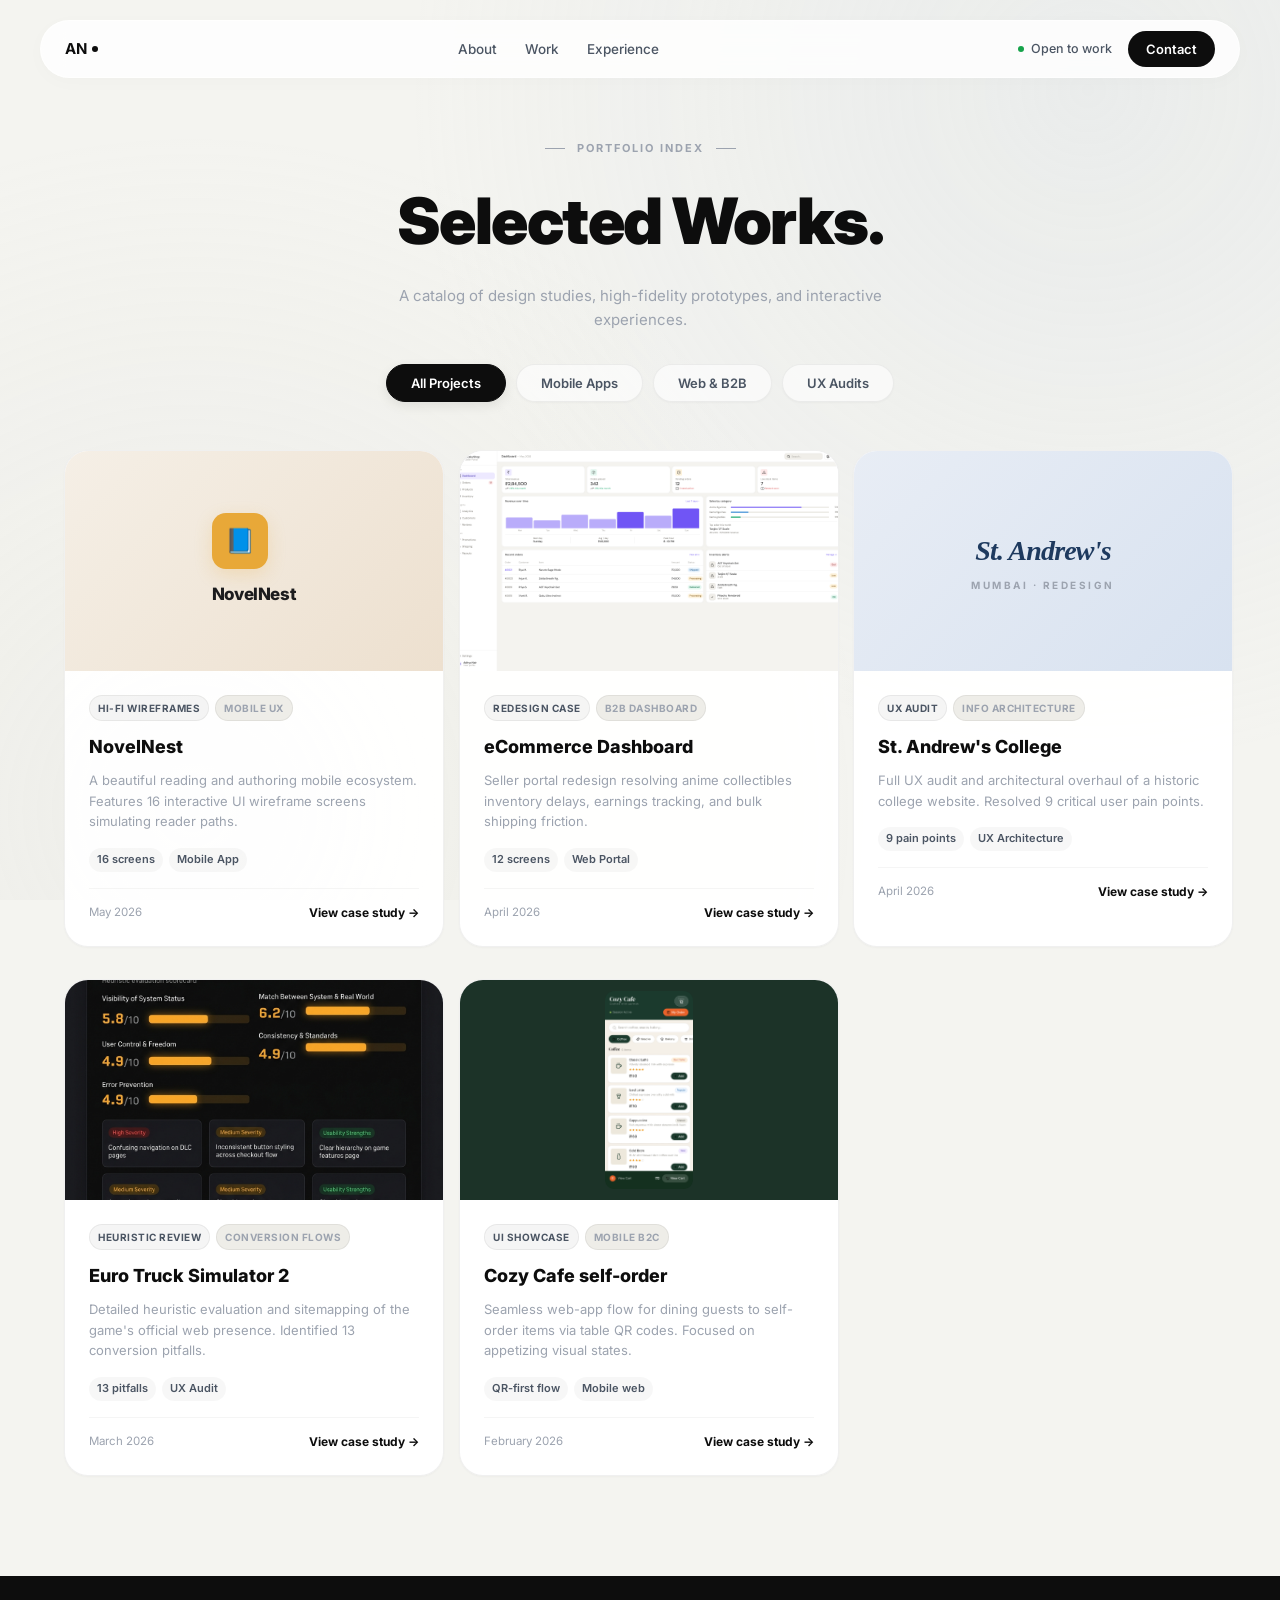
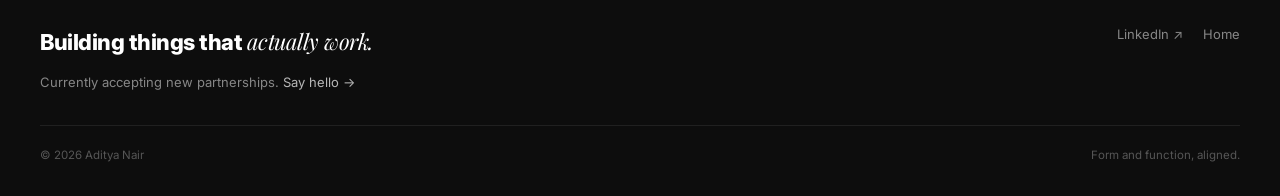
<file: projects.html>
﻿<!DOCTYPE html>
<html lang="en">
<head>
  <meta charset="UTF-8">
  <meta name="viewport" content="width=device-width, initial-scale=1.0">
  <title>All Projects &mdash; Aditya Nair</title>
  <meta name="description" content="A list of selected products, UX case studies, and UI designs by Aditya Nair.">
  <meta name="author" content="Aditya Nair">
  <link rel="icon" type="image/png" href="favicon.png">
  <link rel="preconnect" href="https://fonts.googleapis.com">
  <link rel="preconnect" href="https://fonts.gstatic.com" crossorigin>
  <link href="https://fonts.googleapis.com/css2?family=Inter:wght@300;400;500;600;700;800;900&family=Playfair+Display:ital,wght@1,400&display=swap" rel="stylesheet">
  <link rel="stylesheet" href="styles.css?v=11">
</head>
<body>

  <!-- Background -->
  <div class="bg-canvas" aria-hidden="true">
    <div class="bg-orb bg-orb-1"></div>
    <div class="bg-orb bg-orb-2"></div>
  </div>

  <!-- Toast Notification -->
  <div id="toastNotification" class="toast-notification" aria-live="polite">Email copied to clipboard!</div>

  <!-- ════════════════ DYNAMIC NAV (IPHONE ISLAND STYLE) ════════════════ -->
  <div class="nav-wrapper">
    <nav class="nav" id="mainNav">
      <a href="index.html" class="nav-logo" id="navLogo">AN<span class="nav-logo-dot"></span></a>
      <ul class="nav-links">
        <li><a href="index.html#about">About</a></li>
        <li><a href="index.html#work">Work</a></li>
        <li><a href="experience.html">Experience</a></li>
      </ul>
      <div class="nav-cta" id="navCta">
        <span class="nav-available"><span class="nav-available-dot"></span>Open to work</span>
        <a href="mailto:aditya.gamedesigner0402@gmail.com" class="btn-primary copy-email-btn">Contact</a>
      </div>
    </nav>
  </div>

  <!-- ════════════════ HERO HEADER ════════════════ -->
  <div class="exp-hero" style="padding-top: 140px; padding-bottom: 32px; text-align: center;">
    <div class="section-eyebrow" style="justify-content:center; margin-bottom:12px;">
      <span class="eyebrow-line"></span>
      <span class="eyebrow-text">Portfolio Index</span>
      <span class="eyebrow-line"></span>
    </div>
    <h1 class="exp-hero-title" style="font-size: clamp(38px, 6vw, 64px); font-weight:900; letter-spacing:-1.5px;">
      Selected <span class="serif">Works.</span>
    </h1>
    <p class="exp-hero-sub" style="font-size:15px; color:var(--text-muted); max-width:540px; margin: 12px auto 0;">
      A catalog of design studies, high-fidelity prototypes, and interactive experiences.
    </p>
  </div>

  <!-- ════════════════ PROJECTS INDEX ════════════════ -->
  <div style="max-width: 1200px; margin: 0 auto; padding: 0 24px 100px;">
    
    <!-- Filter Controls -->
    <div class="filter-container reveal" style="display: flex; gap: 10px; justify-content: center; margin-bottom: 48px;">
      <button class="filter-btn active" data-filter="all">All Projects</button>
      <button class="filter-btn" data-filter="mobile">Mobile Apps</button>
      <button class="filter-btn" data-filter="web">Web &amp; B2B</button>
      <button class="filter-btn" data-filter="audit">UX Audits</button>
    </div>

    <!-- Project Cards Grid -->
    <div class="all-projects-grid reveal" style="display: grid; grid-template-columns: repeat(auto-fill, minmax(360px, 1fr)); gap: 32px;">
      
      <!-- NovelNest App -->
      <div class="proj-card" data-category="mobile" onclick="window.location.href='NovelNest_Project.html'">
        <div class="proj-visual" style="background:linear-gradient(135deg,#F5EFE6,#EDE0CF);">
          <div class="proj-visual-placeholder">
            <div style="width:56px;height:56px;background:#E8A838;border-radius:14px;display:flex;align-items:center;justify-content:center;font-size:24px;box-shadow:0 6px 18px rgba(232,168,56,0.22);">&#128216;</div>
            <div style="font-size:17px;font-weight:800;color:#1C1C1E;letter-spacing:-0.4px; margin-top: 12px;">NovelNest</div>
          </div>
        </div>
        <div class="proj-body">
          <div class="proj-tags"><span class="proj-tag accent">Hi-Fi Wireframes</span><span class="proj-tag">Mobile UX</span></div>
          <h3 class="proj-title">NovelNest</h3>
          <p class="proj-desc">A beautiful reading and authoring mobile ecosystem. Features 16 interactive UI wireframe screens simulating reader paths.</p>
          <div class="proj-impact"><span class="proj-impact-badge">16 screens</span><span class="proj-impact-badge">Mobile App</span></div>
          <div class="proj-footer"><span class="proj-year">May 2026</span><a href="NovelNest_Project.html" class="proj-link">View case study &rarr;</a></div>
        </div>
      </div>

      <!-- eCommerce Dashboard -->
      <div class="proj-card" data-category="web" onclick="window.location.href='eCommerce_Dashboard_Portal.html'">
        <div class="proj-visual"><img src="Dashboard_Portal_Project/Dashboard.png" loading="lazy" alt="eCommerce Dashboard UI"></div>
        <div class="proj-body">
          <div class="proj-tags"><span class="proj-tag accent">Redesign Case</span><span class="proj-tag">B2B Dashboard</span></div>
          <h3 class="proj-title">eCommerce Dashboard</h3>
          <p class="proj-desc">Seller portal redesign resolving anime collectibles inventory delays, earnings tracking, and bulk shipping friction.</p>
          <div class="proj-impact"><span class="proj-impact-badge">12 screens</span><span class="proj-impact-badge">Web Portal</span></div>
          <div class="proj-footer"><span class="proj-year">April 2026</span><a href="eCommerce_Dashboard_Portal.html" class="proj-link">View case study &rarr;</a></div>
        </div>
      </div>

      <!-- St. Andrew's College Redesign -->
      <div class="proj-card" data-category="audit" onclick="window.location.href='StAndrews_casestudy_full.html'">
        <div class="proj-visual" style="background:linear-gradient(135deg,#E8EDF5,#D8E2F0);">
          <div class="proj-visual-placeholder">
            <div style="font-size:28px;font-weight:800;color:#1e3a5f;letter-spacing:-0.8px;font-style:italic;font-family:Georgia,serif;text-align:center;">St. Andrew's</div>
            <div style="font-size:10px;font-weight:700;letter-spacing:2.5px;text-transform:uppercase;color:#9CA3AF; margin-top: 4px;">Mumbai &middot; Redesign</div>
          </div>
        </div>
        <div class="proj-body">
          <div class="proj-tags"><span class="proj-tag accent">UX Audit</span><span class="proj-tag">Info Architecture</span></div>
          <h3 class="proj-title">St. Andrew's College</h3>
          <p class="proj-desc">Full UX audit and architectural overhaul of a historic college website. Resolved 9 critical user pain points.</p>
          <div class="proj-impact"><span class="proj-impact-badge">9 pain points</span><span class="proj-impact-badge">UX Architecture</span></div>
          <div class="proj-footer"><span class="proj-year">April 2026</span><a href="StAndrews_casestudy_full.html" class="proj-link">View case study &rarr;</a></div>
        </div>
      </div>

      <!-- ETS2 Case Study -->
      <div class="proj-card" data-category="audit" onclick="window.location.href='ETS2_case_study.html'">
        <div class="proj-visual"><img src="ets2_preview.png" loading="lazy" alt="Euro Truck Simulator 2 UI"></div>
        <div class="proj-body">
          <div class="proj-tags"><span class="proj-tag accent">Heuristic Review</span><span class="proj-tag">Conversion Flows</span></div>
          <h3 class="proj-title">Euro Truck Simulator 2</h3>
          <p class="proj-desc">Detailed heuristic evaluation and sitemapping of the game's official web presence. Identified 13 conversion pitfalls.</p>
          <div class="proj-impact"><span class="proj-impact-badge">13 pitfalls</span><span class="proj-impact-badge">UX Audit</span></div>
          <div class="proj-footer"><span class="proj-year">March 2026</span><a href="ETS2_case_study.html" class="proj-link">View case study &rarr;</a></div>
        </div>
      </div>

      <!-- Cozy Cafe Self-Order -->
      <div class="proj-card" data-category="mobile" onclick="window.location.href='CafeMenu.html'">
        <div class="proj-visual" style="background:#1c3328;">
          <img src="Cafe_Menu_Project/Main Screen.png" style="height: 90%; width: auto; object-fit: contain; border-radius: 8px;" loading="lazy" alt="Cozy Cafe Mobile UI">
        </div>
        <div class="proj-body">
          <div class="proj-tags"><span class="proj-tag accent">UI Showcase</span><span class="proj-tag">Mobile B2C</span></div>
          <h3 class="proj-title">Cozy Cafe self-order</h3>
          <p class="proj-desc">Seamless web-app flow for dining guests to self-order items via table QR codes. Focused on appetizing visual states.</p>
          <div class="proj-impact"><span class="proj-impact-badge">QR-first flow</span><span class="proj-impact-badge">Mobile web</span></div>
          <div class="proj-footer"><span class="proj-year">February 2026</span><a href="CafeMenu.html" class="proj-link">View case study &rarr;</a></div>
        </div>
      </div>

    </div>
  </div>

  <!-- ════════════════ FOOTER ════════════════ -->
  <footer class="footer">
    <div class="footer-inner">
      <div>
        <p class="footer-tagline">Building things that <span class="serif">actually work.</span></p>
        <p class="footer-sub">Currently accepting new partnerships. <a href="mailto:aditya.gamedesigner0402@gmail.com">Say hello &rarr;</a></p>
      </div>
      <div class="footer-links">
        <a href="https://www.linkedin.com/in/adityanair0402/" class="footer-link" target="_blank">LinkedIn &nearr;</a>
        <a href="index.html" class="footer-link">Home</a>
      </div>
    </div>
    <div class="footer-bottom">
      <span>&copy; 2026 Aditya Nair</span>
      <span>Form and function, aligned.</span>
    </div>
  </footer>

  <!-- ════════════════ SCRIPTS ════════════════ -->
  <script>
  (function() {
    'use strict';

    // ── Dynamic iPhone Island Style Nav ──
    const nav = document.getElementById('mainNav');
    const logo = document.getElementById('navLogo');
    const cta = document.getElementById('navCta');
    
    function onNavScroll() {
      if (window.scrollY > 80) {
        nav.classList.add('nav-island');
        logo.classList.add('hide-element');
        cta.classList.add('hide-element');
      } else {
        nav.classList.remove('nav-island');
        logo.classList.remove('hide-element');
        cta.classList.remove('hide-element');
      }
    }
    window.addEventListener('scroll', onNavScroll, { passive: true });

    // ── Scroll reveal (IntersectionObserver) ──
    const reveals = document.querySelectorAll('.reveal');
    const revealObs = new IntersectionObserver(function(entries) {
      entries.forEach(function(entry) {
        if (entry.isIntersecting) {
          entry.target.classList.add('active');
          revealObs.unobserve(entry.target);
        }
      });
    }, { threshold: 0.05, rootMargin: '0px 0px -20px 0px' });
    reveals.forEach(function(el) { revealObs.observe(el); });

    // ── Email Copy Clipboard Handler ──
    const emailToCopy = "aditya.gamedesigner0402@gmail.com";
    const toast = document.getElementById("toastNotification");

    document.querySelectorAll(".copy-email-btn").forEach(function(btn) {
      btn.addEventListener("click", function(e) {
        if (navigator.clipboard) {
          navigator.clipboard.writeText(emailToCopy).then(showToast).catch(function(err) {
            console.error("Could not copy text: ", err);
          });
        } else {
          const textarea = document.createElement("textarea");
          textarea.value = emailToCopy;
          textarea.style.position = "fixed";
          document.body.appendChild(textarea);
          textarea.select();
          try {
            document.execCommand("copy");
            showToast();
          } catch (err) {
            console.error("Fallback copy failed", err);
          }
          document.body.removeChild(textarea);
        }
      });
    });

    function showToast() {
      toast.classList.add("show-toast");
      setTimeout(function() {
        toast.classList.remove("show-toast");
      }, 2500);
    }

    // ── Project Grid Card Filtering System ──
    const filterBtns = document.querySelectorAll('.filter-btn');
    const cards = document.querySelectorAll('.proj-card');

    filterBtns.forEach(btn => {
      btn.addEventListener('click', () => {
        filterBtns.forEach(b => b.classList.remove('active'));
        btn.classList.add('active');
        
        const filter = btn.getAttribute('data-filter');
        
        cards.forEach(card => {
          const category = card.getAttribute('data-category');
          if (filter === 'all' || category === filter) {
            card.style.display = 'block';
          } else {
            card.style.display = 'none';
          }
        });
      });
    });

  })();
  </script>

</body>
</html>
</file>
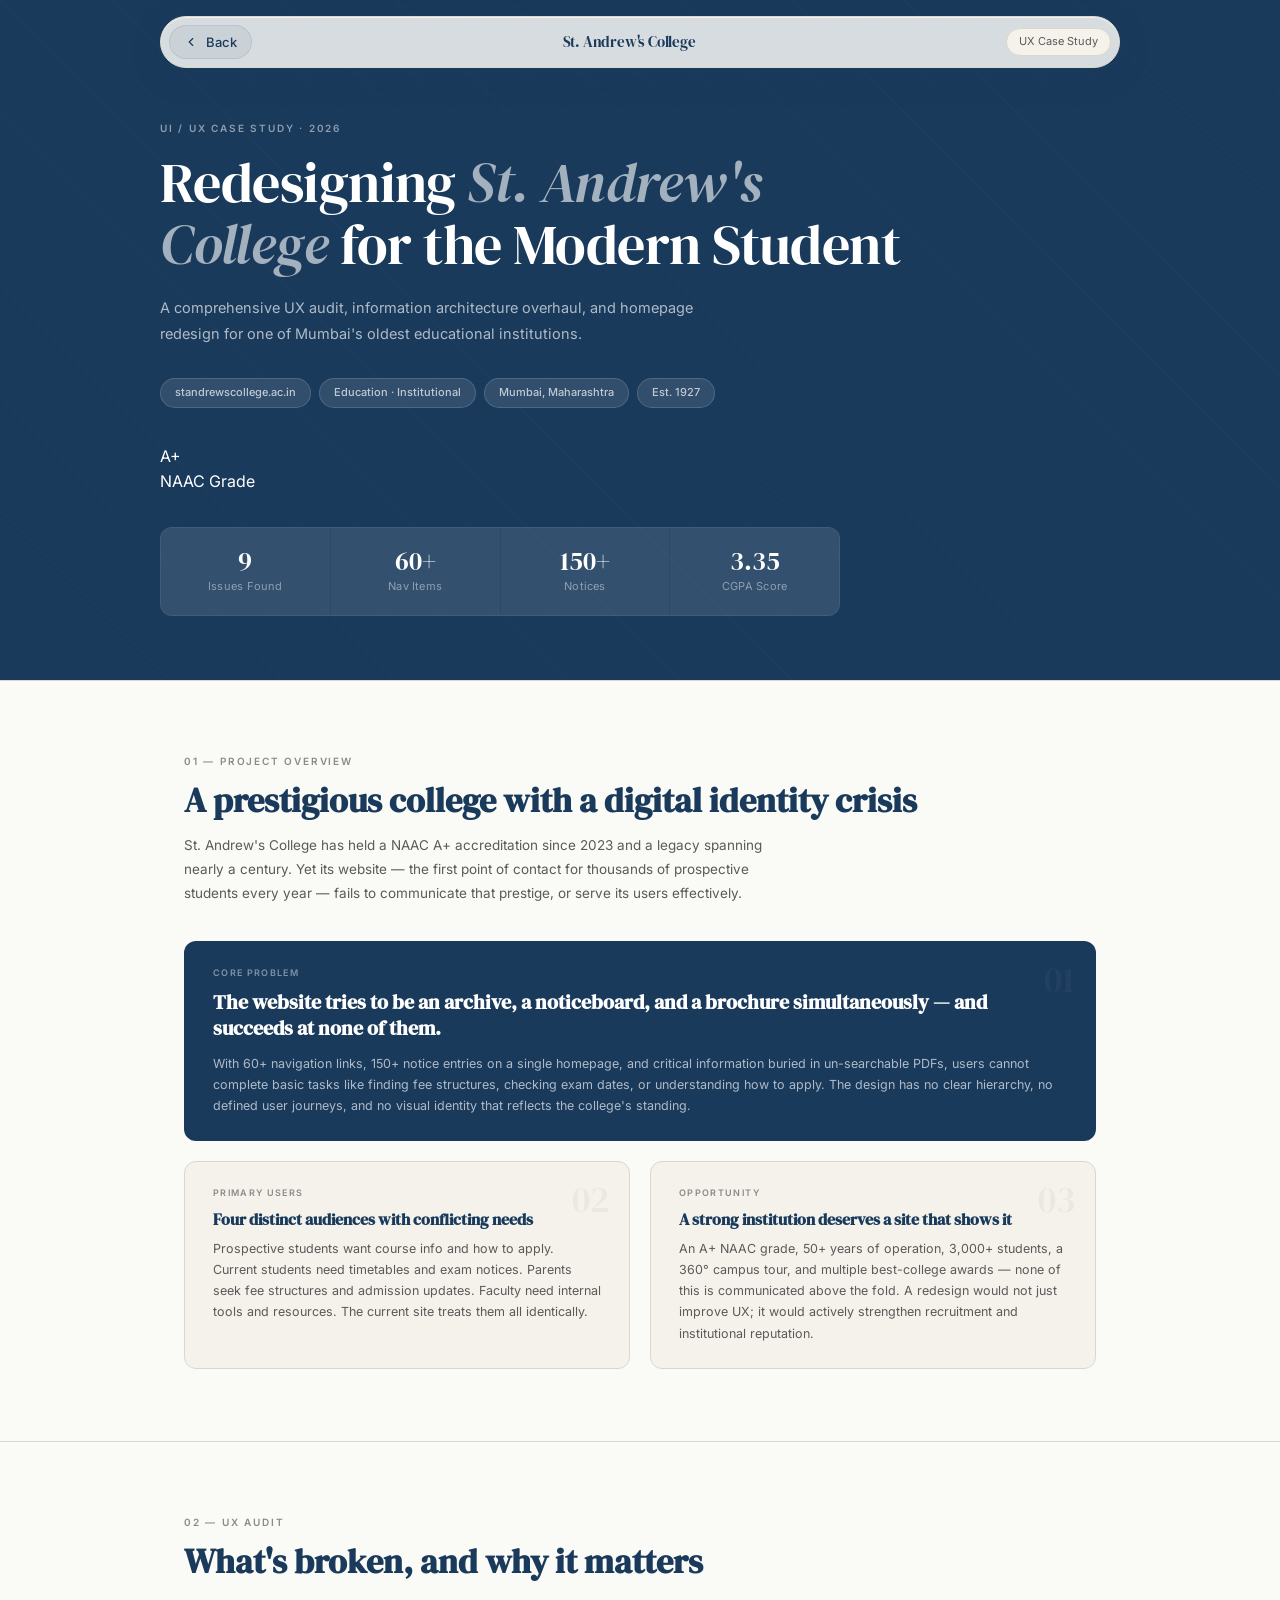
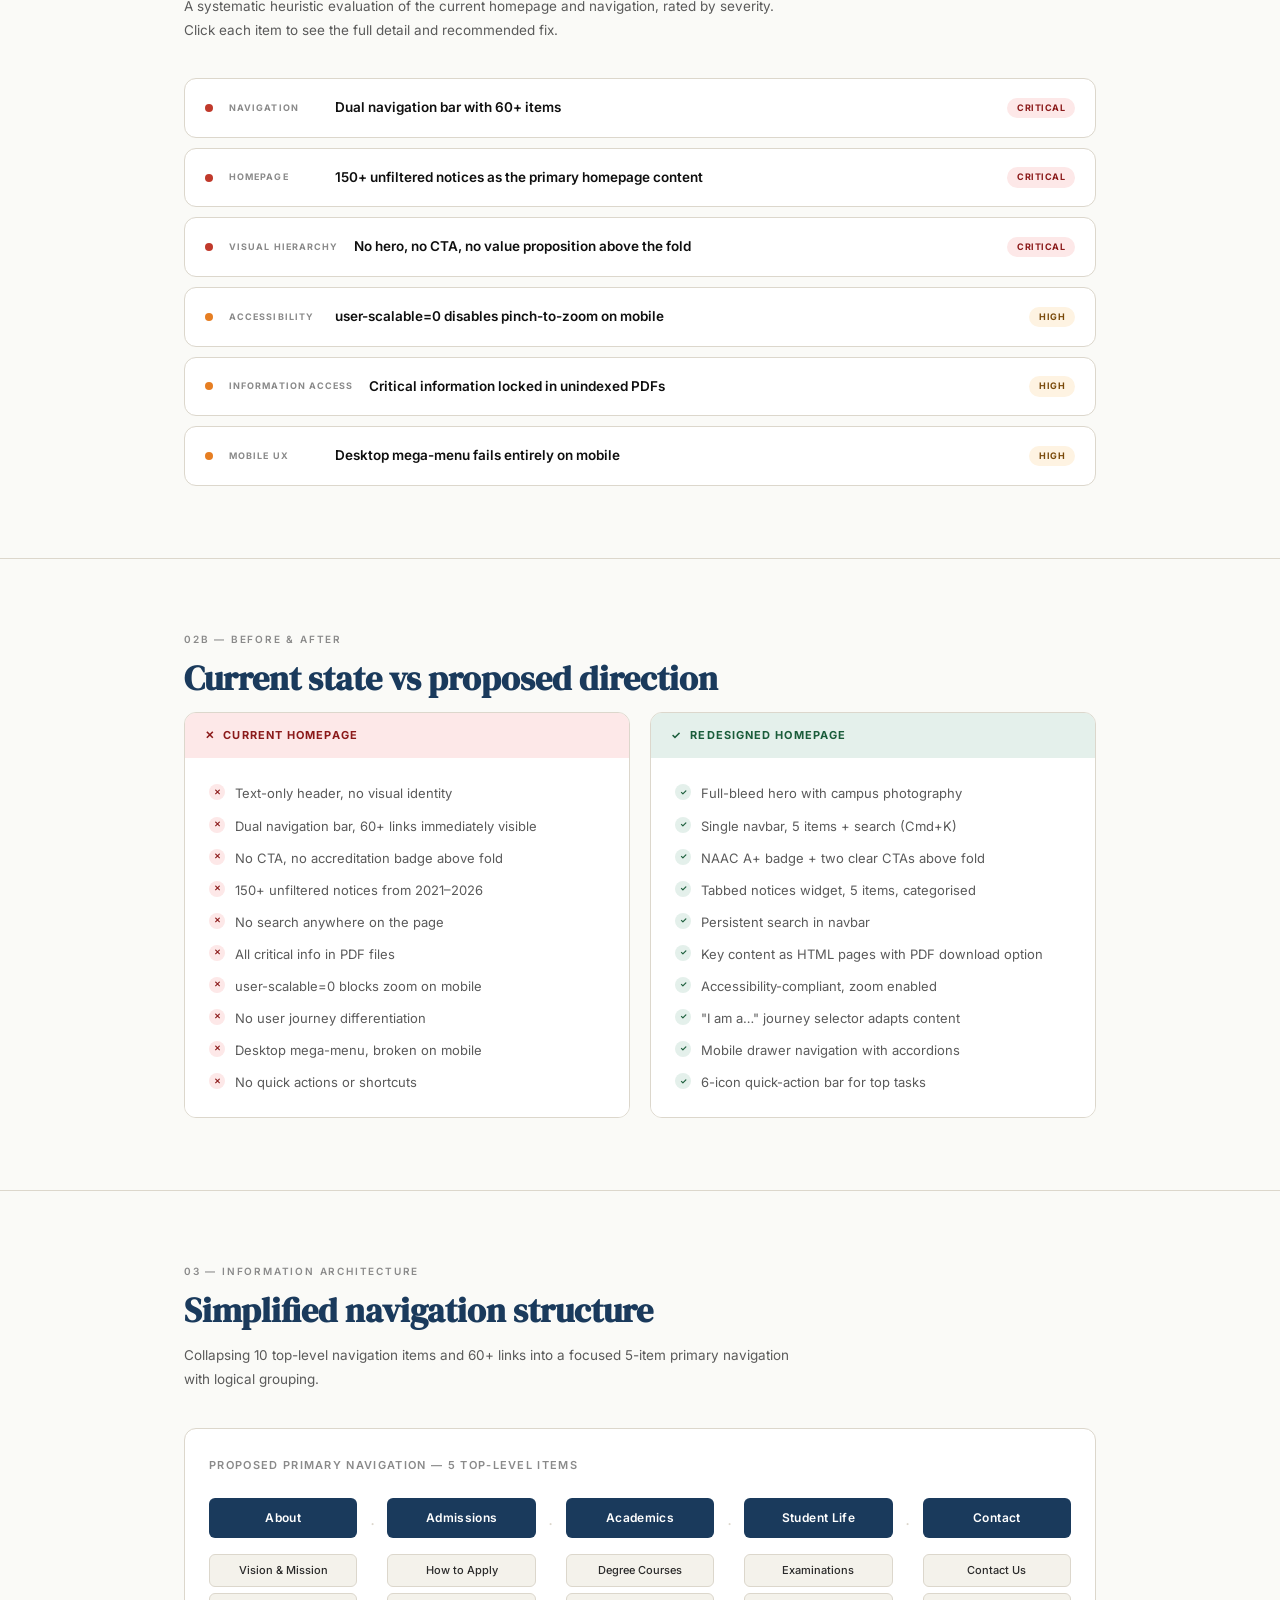
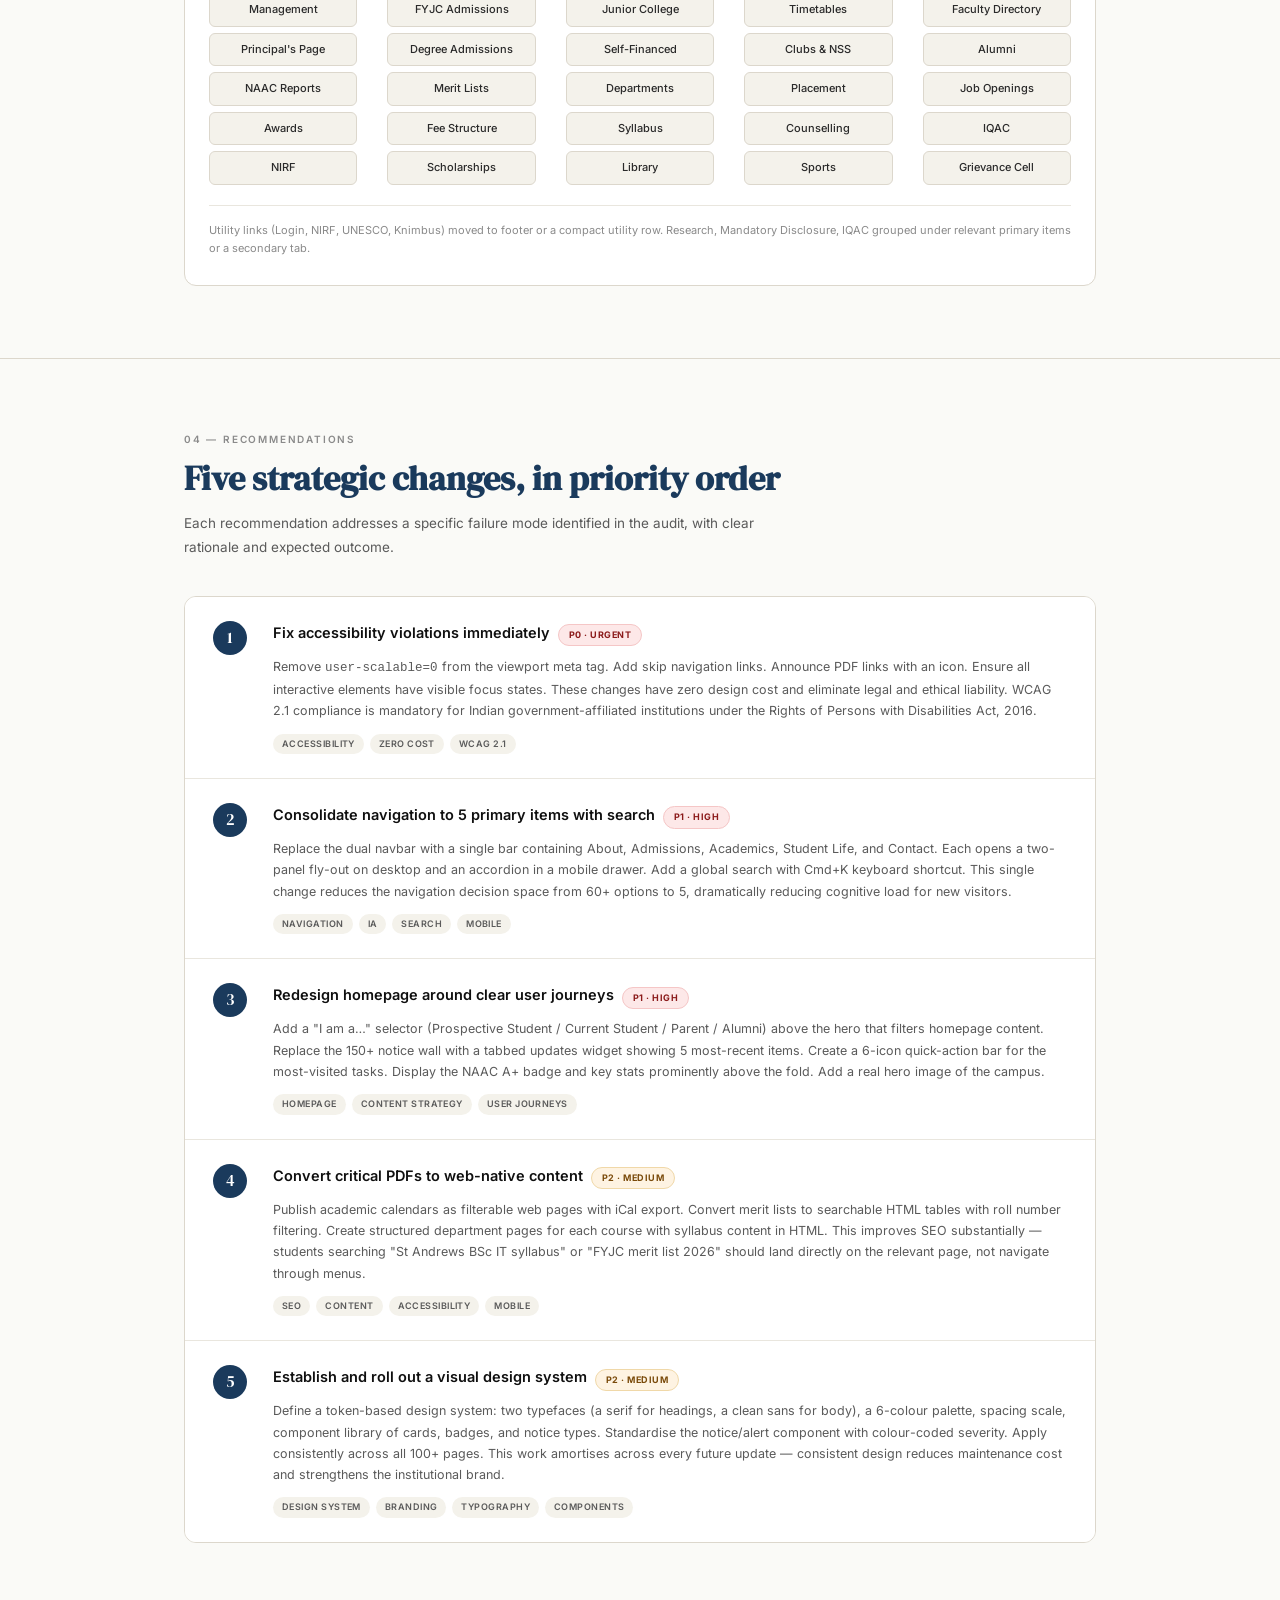
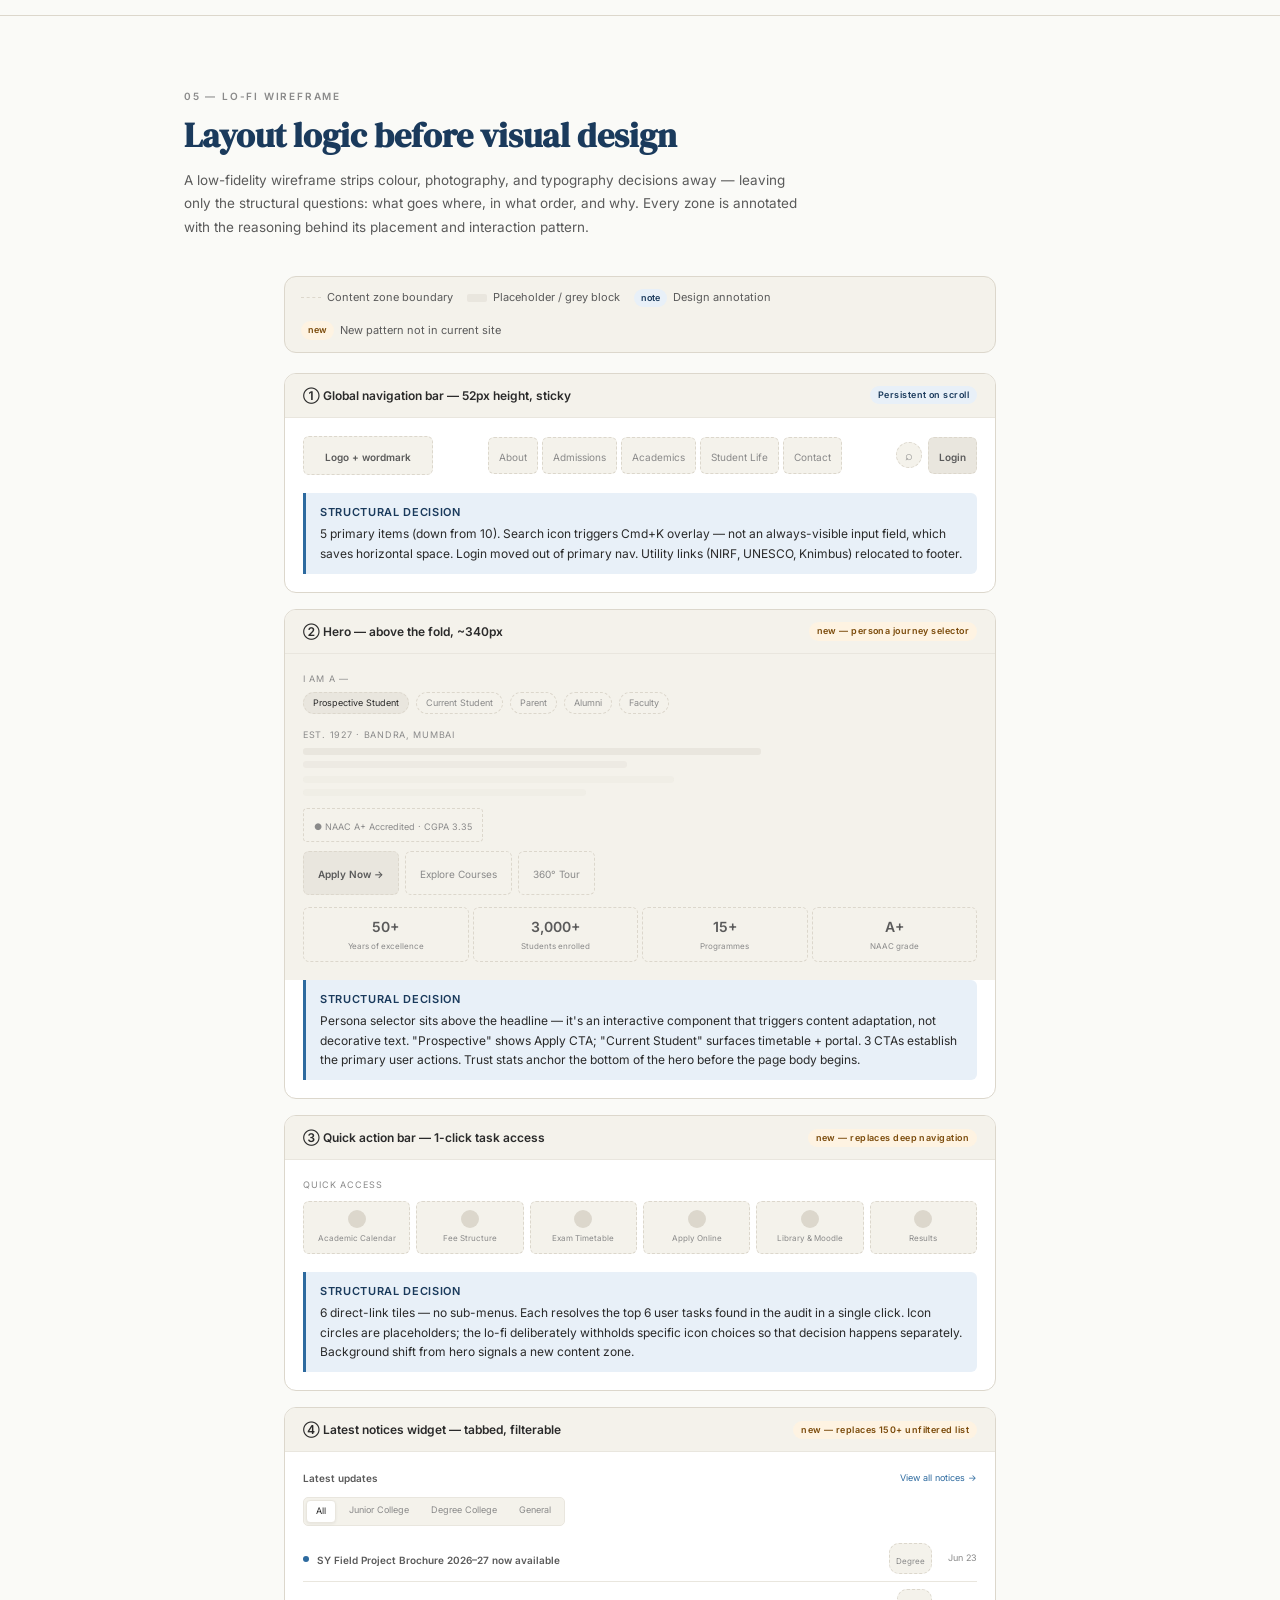
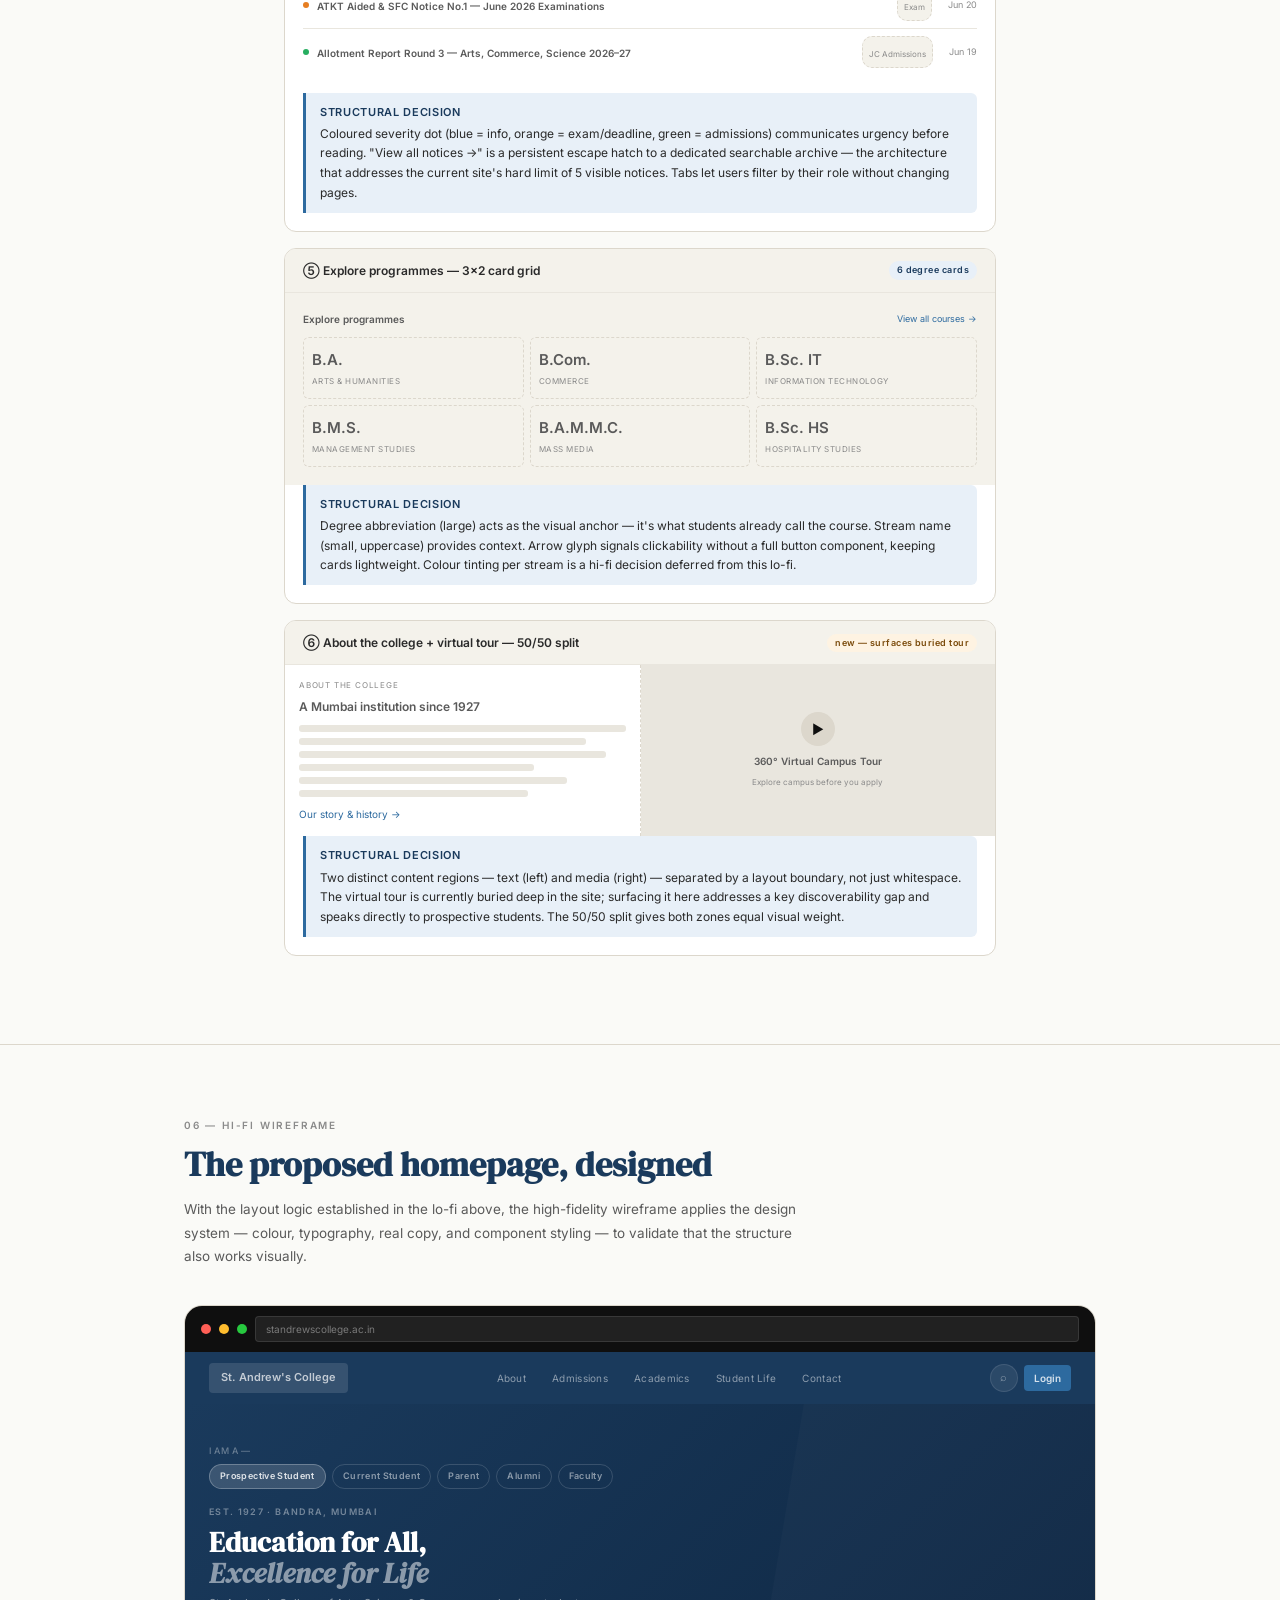
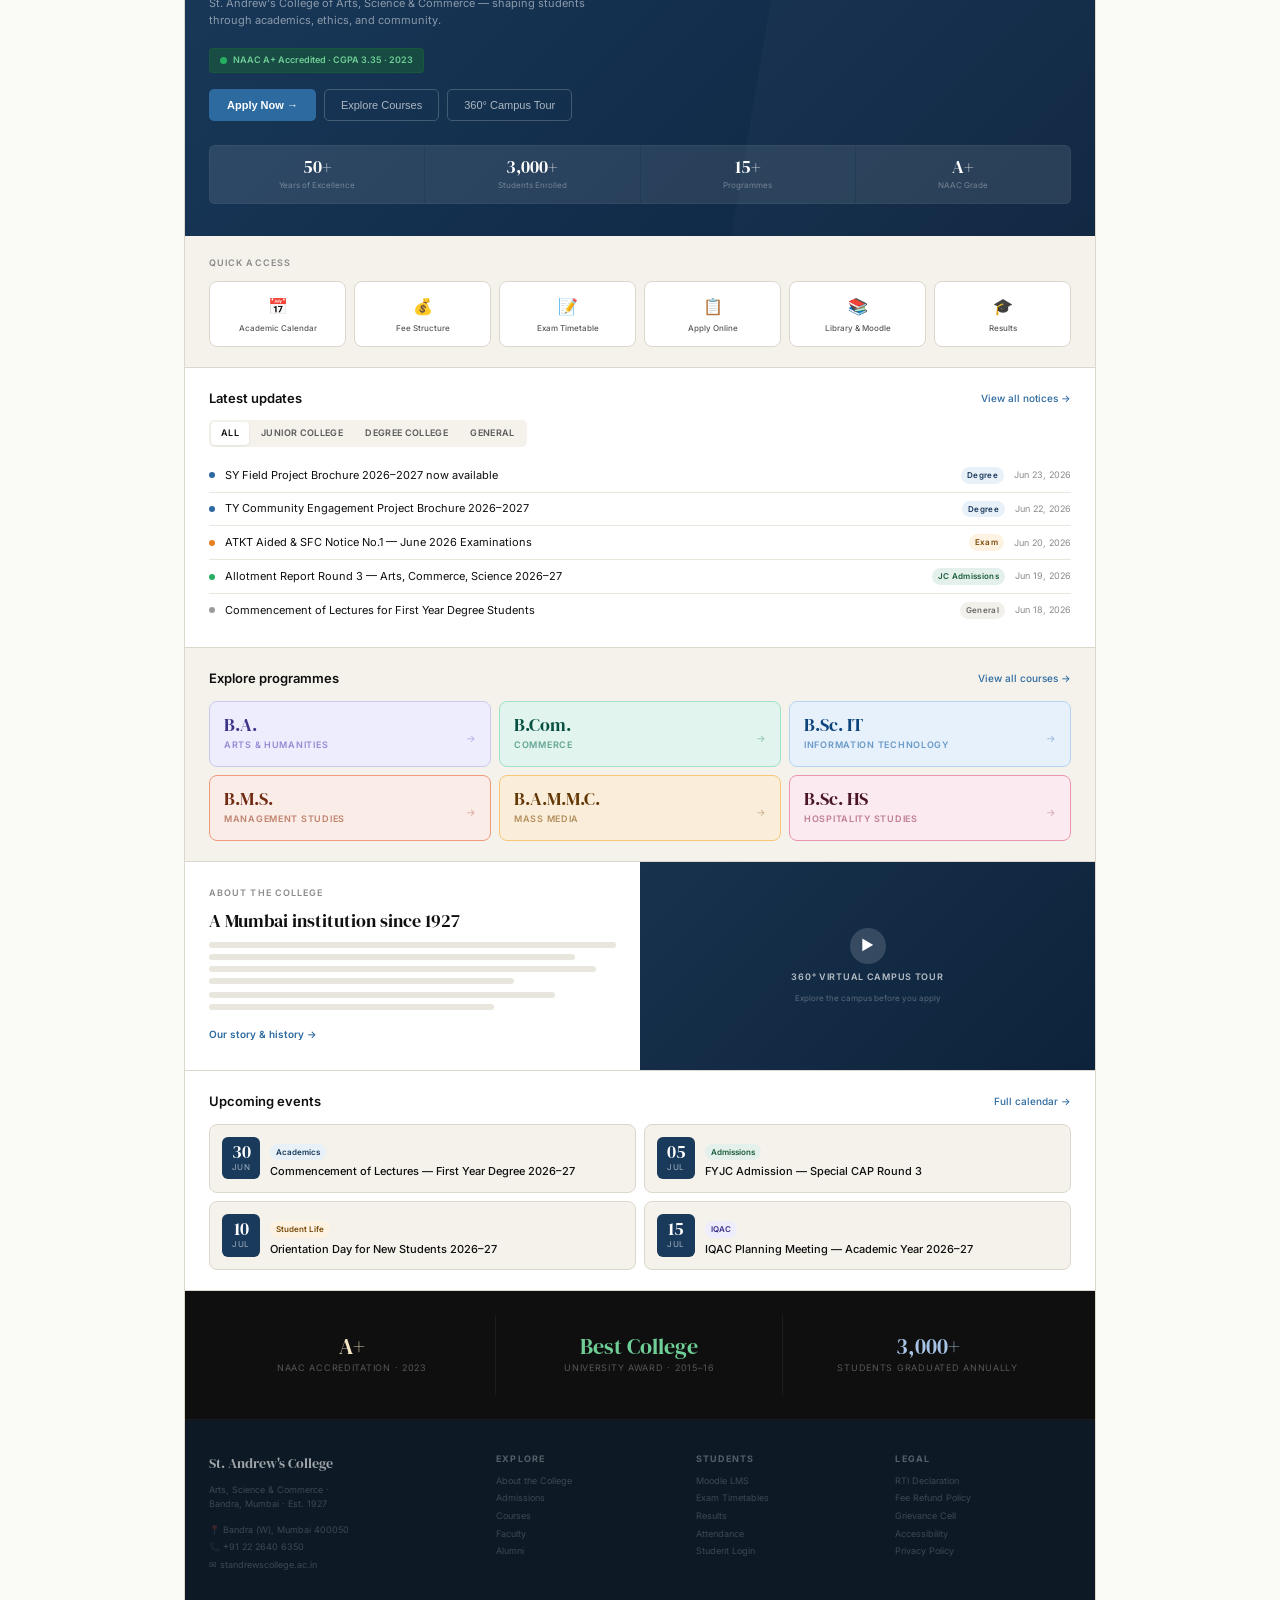
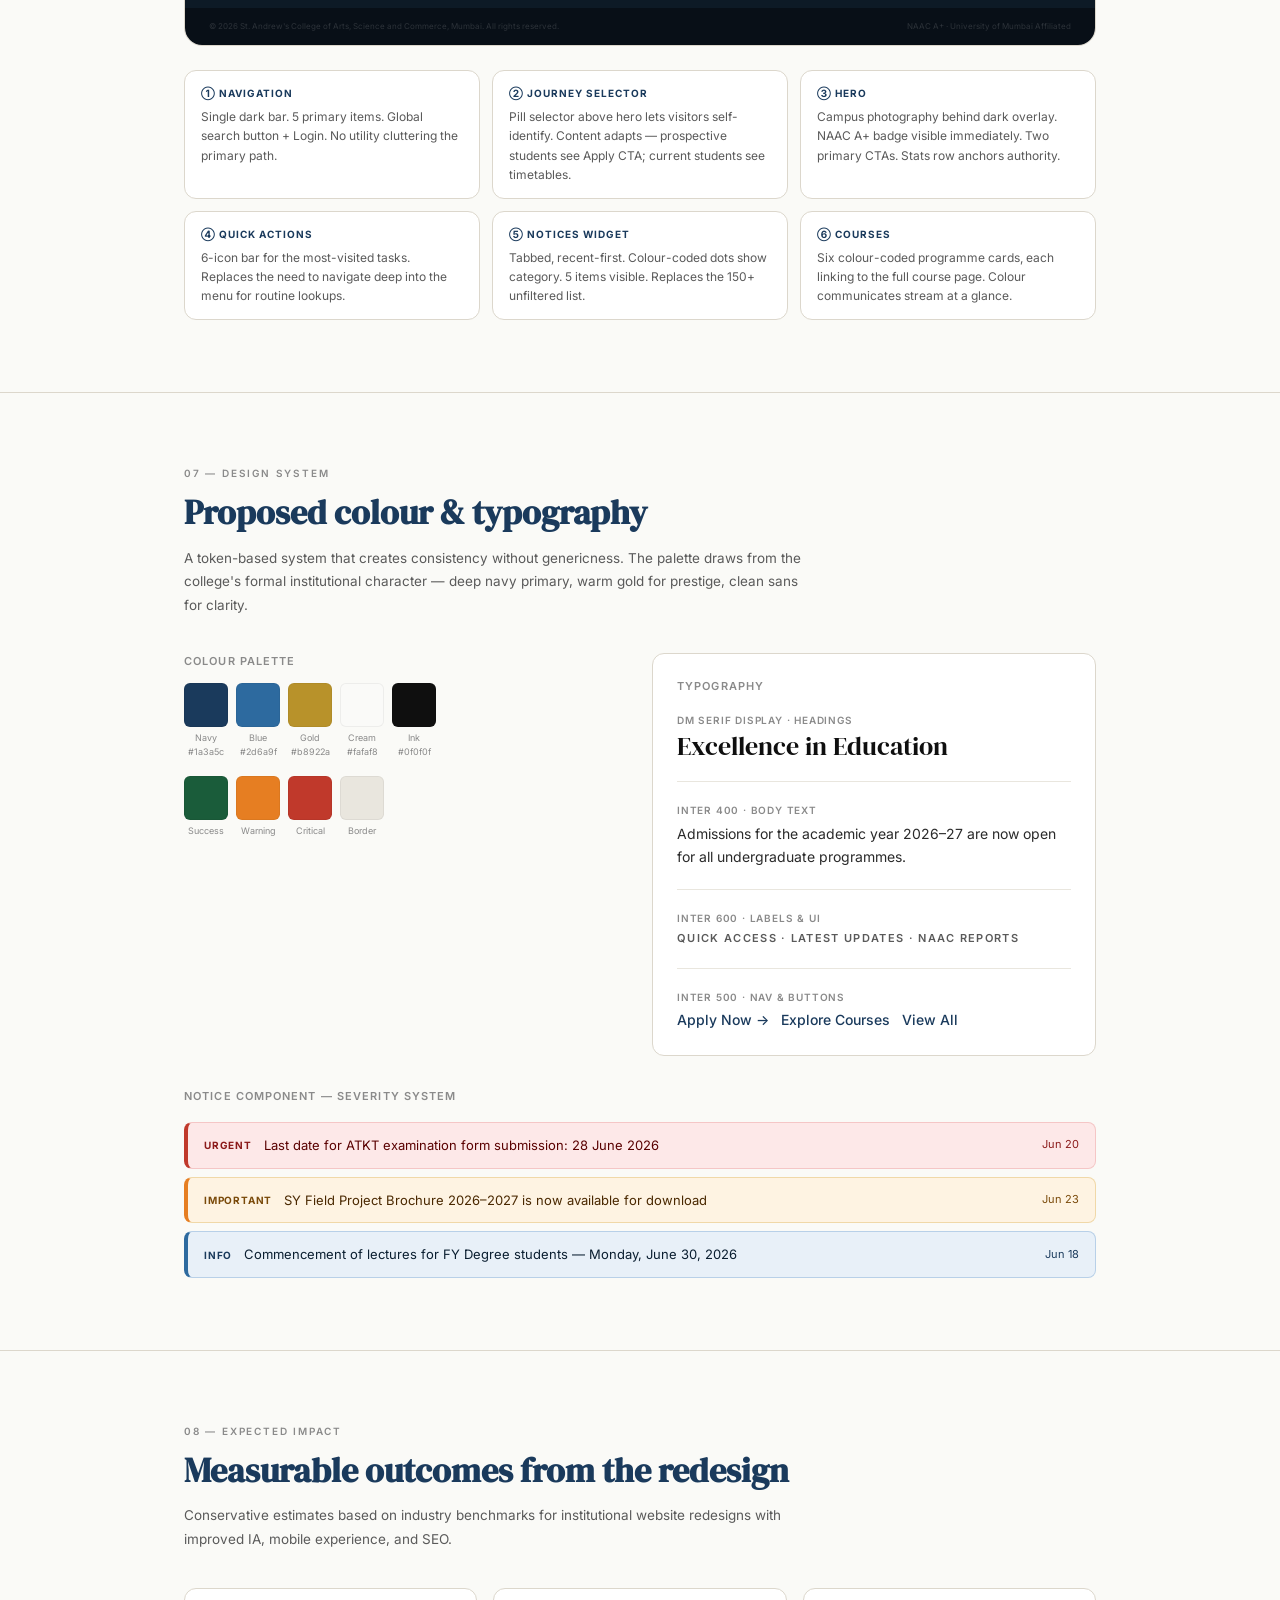
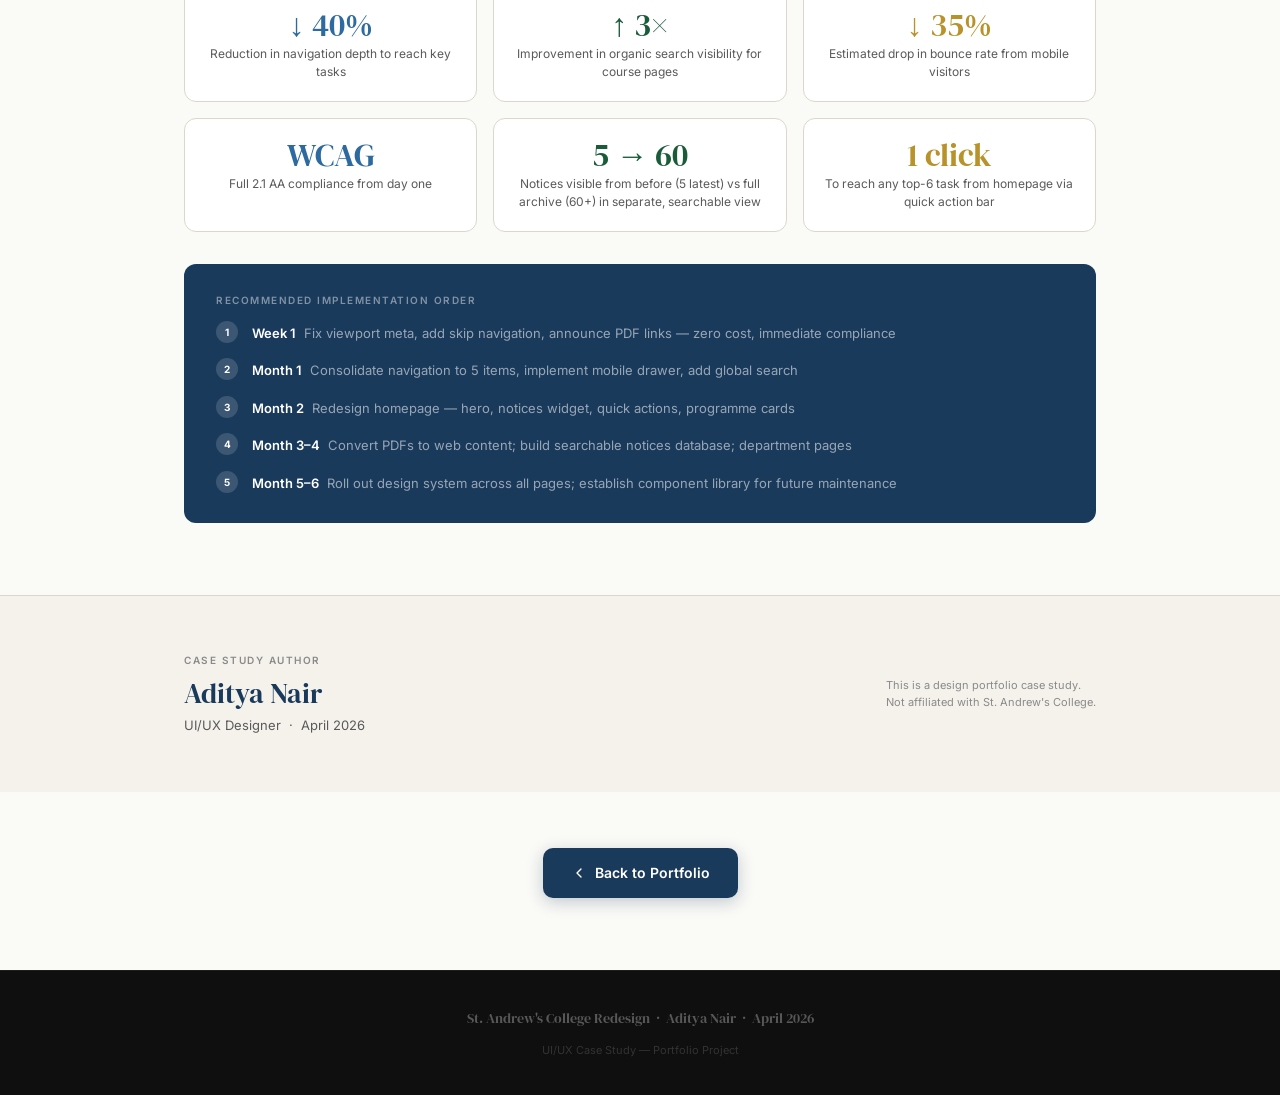
<file: StAndrews_casestudy_full.html>
<!DOCTYPE html>
<html lang="en">
<head>
<meta charset="UTF-8"/>
<meta name="viewport" content="width=device-width,initial-scale=1"/>
<title>St. Andrew's College Redesign — UX Case Study · Aditya Nair</title>
<meta name="description" content="A comprehensive UX audit, information architecture overhaul, and homepage redesign for St. Andrew's College Mumbai by Aditya Nair, UI/UX Designer."/>
<meta name="author" content="Aditya Nair"/>
<meta property="og:title" content="St. Andrew's College Redesign — UX Case Study | Aditya Nair"/>
<meta property="og:description" content="A comprehensive UX audit, information architecture overhaul, and homepage redesign for St. Andrew's College Mumbai."/>
<meta property="og:type" content="article"/>
<link rel="icon" type="image/png" href="favicon.png"/>
<link rel="apple-touch-icon" href="favicon.png"/>
<link rel="preconnect" href="https://fonts.googleapis.com"/>
<link rel="preconnect" href="https://fonts.gstatic.com" crossorigin/>
<link href="https://fonts.googleapis.com/css2?family=DM+Serif+Display:ital@0;1&family=Inter:wght@300;400;500;600;700&display=swap" rel="stylesheet"/>
<style>
/* ══════════════════════════════════════════════
   DESIGN TOKENS
══════════════════════════════════════════════ */
:root {
  --ink:          #0f0f0f;
  --ink2:         #2a2a2a;
  --ink3:         #5a5a5a;
  --ink4:         #8a8a8a;
  --surface:      #fafaf7;
  --surface2:     #f4f2eb;
  --surface3:     #e9e6de;
  --accent:       #1a3a5c;
  --accent2:      #2d6a9f;
  --accent3:      #e8f0f8;
  --gold:         #b8922a;
  --gold2:        #f5e6c4;
  --green:        #1a5c3a;
  --green2:       #e4f0eb;
  --red:          #8b1a1a;
  --red2:         #f5e4e4;
  --amber:        #7a4a0a;
  --amber2:       #f5edd4;
  --border:       #dcd7cc;
  --border2:      #e9e6de;
  --serif:        'DM Serif Display', Georgia, serif;
  --sans:         'Inter', -apple-system, sans-serif;
  --r-sm:         6px;
  --r-md:         12px;
  --r-lg:         18px;
  --transition:   0.3s cubic-bezier(0.4,0,0.2,1);
}

/* ══════════════════════════════════════════════
   RESET & BASE
══════════════════════════════════════════════ */
*,*::before,*::after { box-sizing:border-box; margin:0; padding:0; }
html { font-family:var(--sans); background:var(--surface); color:var(--ink); font-size:16px; line-height:1.6; scroll-behavior:smooth; }
body {
  overflow-x:hidden;
  -webkit-font-smoothing:antialiased;
}

/* ══════════════════════════════════════════════
   STICKY NAV
══════════════════════════════════════════════ */
.case-nav {
  position:fixed; top:16px; left:50%; transform:translateX(-50%);
  z-index:1000; width:calc(100% - 48px); max-width:960px;
  background:rgba(250,250,247,0.85);
  backdrop-filter:blur(20px); -webkit-backdrop-filter:blur(20px);
  border:1px solid var(--border);
  border-radius:100px; padding:0 8px; height:52px;
  display:flex; align-items:center; justify-content:space-between;
  box-shadow:0 8px 32px rgba(26,58,92,0.15), inset 0 1px 0 rgba(255,255,255,0.6);
}
.case-nav-back {
  display:flex; align-items:center; gap:8px;
  text-decoration:none; padding:6px 14px; border-radius:100px;
  background:rgba(26,58,92,0.06); border:1px solid rgba(26,58,92,0.1);
  color:var(--accent); font-size:13px; font-weight:500;
  transition:var(--transition);
}
.case-nav-back:hover { background:var(--accent); color:#fff; }
.case-nav-back svg { width:14px; height:14px; }
.case-nav-brand {
  font-family:var(--serif); font-size:15px; font-weight:500;
  color:var(--accent); letter-spacing:-0.2px;
}
.case-nav-tag {
  font-size:11px; color:var(--ink3);
  padding:4px 12px; border-radius:100px;
  background:var(--surface2); border:1px solid var(--border);
  white-space:nowrap;
}

/* ══════════════════════════════════════════════
   HERO
══════════════════════════════════════════════ */
.hero {
  background:var(--accent); color:#fff;
  padding:120px 24px 64px; position:relative; overflow:hidden;
  border-bottom:1px solid var(--border);
}
.hero::before {
  content:''; position:absolute; inset:0;
  background:repeating-linear-gradient(45deg,rgba(255,255,255,0.01) 0,rgba(255,255,255,0.01) 1px,transparent 1px,transparent 40px);
  pointer-events:none;
}
.hero-inner {
  max-width:960px; margin:0 auto; position:relative; z-index:1;
}
.hero-eyebrow {
  font-size:10px; font-weight:600; letter-spacing:0.18em;
  text-transform:uppercase; color:rgba(255,255,255,0.5); margin-bottom:16px;
}
.hero-title {
  font-family:var(--serif); font-size:clamp(36px,5.5vw,56px);
  line-height:1.1; font-weight:400; margin-bottom:20px; max-width:760px;
  letter-spacing:-0.01em;
}
.hero-title em { font-style:italic; color:rgba(255,255,255,0.6); }
.hero-sub {
  font-size:14.5px; color:rgba(255,255,255,0.65);
  max-width:540px; line-height:1.75; margin-bottom:32px;
}
.hero-meta { display:flex; gap:8px; flex-wrap:wrap; margin-bottom:36px; }
.hero-pill {
  background:rgba(255,255,255,0.1); border:1px solid rgba(255,255,255,0.15);
  border-radius:100px; padding:5px 14px; font-size:11px;
  font-weight:500; color:rgba(255,255,255,0.7);
  transition:var(--transition);
}
.hero-pill:hover { background:rgba(255,255,255,0.18); color:#fff; }
.hero-stats {
  display:grid; grid-template-columns:repeat(4,1fr);
  gap:1px; background:rgba(255,255,255,0.08);
  border:1px solid rgba(255,255,255,0.1);
  border-radius:var(--r-md); overflow:hidden;
  max-width:680px; margin-top:32px;
}
.hero-stat { background:rgba(255,255,255,0.04); padding:20px 16px; text-align:center; }
.hero-stat-n { font-family:var(--serif); font-size:26px; color:#fff; line-height:1; }
.hero-stat-l { font-size:11px; color:rgba(255,255,255,0.45); margin-top:4px; letter-spacing:0.02em; }

/* ══════════════════════════════════════════════
   LAYOUT STRINGS
══════════════════════════════════════════════ */
.cs-wrap { max-width:960px; margin:0 auto; padding:0 24px; }
.section { padding:72px 0; }
.section-border { border-bottom:1px solid var(--border); }
.section-label { font-size:10px; font-weight:600; letter-spacing:0.18em; text-transform:uppercase; color:var(--ink4); margin-bottom:12px; }
.section-title { font-family:var(--serif); font-size:clamp(24px,4vw,34px); color:var(--accent); line-height:1.15; margin-bottom:14px; }
.section-sub { font-size:13.5px; color:var(--ink3); line-height:1.75; max-width:620px; margin-bottom:36px; }

/* ══════════════════════════════════════════════
   PROBLEM CARDS
══════════════════════════════════════════════ */
.problem-grid { display:grid; grid-template-columns:1fr 1fr; gap:20px; }
.problem-card {
  background:var(--surface2); border:1px solid var(--border);
  border-radius:var(--r-md); padding:24px 28px; position:relative;
  transition:box-shadow var(--transition);
}
.problem-card:hover { box-shadow:0 4px 16px rgba(26,58,92,0.06); }
.problem-card.big { grid-column:1/-1; background:var(--accent); color:#fff; border-color:transparent; }
.problem-card.big .pc-label { color:rgba(255,255,255,0.45); }
.problem-card.big .pc-title { color:#fff; font-size:20px; }
.problem-card.big .pc-body { color:rgba(255,255,255,0.65); }
.pc-label { font-size:9px; font-weight:600; letter-spacing:0.15em; text-transform:uppercase; color:var(--ink4); margin-bottom:8px; }
.pc-title { font-family:var(--serif); font-size:16px; color:var(--accent); margin-bottom:8px; line-height:1.3; }
.pc-body { font-size:12.5px; color:var(--ink3); line-height:1.7; }
.pc-num { position:absolute; top:20px; right:20px; font-family:var(--serif); font-size:36px; color:rgba(0,0,0,0.04); line-height:1; }
.big .pc-num { color:rgba(255,255,255,0.04); }

/* ══════════════════════════════════════════════
   UX AUDIT ACCORDION
══════════════════════════════════════════════ */
.audit-grid { display:flex; flex-direction:column; gap:10px; }
.audit-item {
  border:1px solid var(--border); border-radius:var(--r-md);
  overflow:hidden; background:#fff; cursor:pointer;
  transition:box-shadow var(--transition), border-color var(--transition);
}
.audit-item:hover { box-shadow:0 6px 20px rgba(26,58,92,0.08); border-color:var(--accent2); }
.audit-head { display:flex; align-items:center; gap:16px; padding:18px 20px; }
.audit-sev { width:8px; height:8px; border-radius:50%; flex-shrink:0; }
.audit-sev.critical { background:#c0392b; }
.audit-sev.high { background:#e67e22; }
.audit-sev.medium { background:#2980b9; }
.audit-sev.low { background:#27ae60; }
.audit-cat { font-size:9px; font-weight:700; text-transform:uppercase; letter-spacing:0.12em; color:var(--ink4); min-width:90px; flex-shrink:0; }
.audit-title { font-size:13.5px; font-weight:600; color:var(--ink); flex:1; }
.audit-badge { font-size:9px; font-weight:700; padding:3px 10px; border-radius:100px; letter-spacing:0.05em; flex-shrink:0; text-transform:uppercase; }
.audit-badge.critical { background:#fde8e8; color:#8b1a1a; }
.audit-badge.high { background:#fef3e2; color:#7a4a0a; }
.audit-badge.medium { background:var(--accent3); color:var(--accent); }
.audit-badge.low { background:#e4f0eb; color:#1a5c3a; }
.audit-body { display:none; padding:0 20px 20px 38px; font-size:12.5px; color:var(--ink3); line-height:1.75; border-top:1px solid var(--border2); }
.audit-body.open { display:block; }
.audit-impact { margin-top:12px; padding:12px 16px; background:var(--surface2); border-radius:var(--r-sm); border-left:3px solid var(--accent); }
.audit-impact strong { font-size:10px; font-weight:700; color:var(--ink2); text-transform:uppercase; letter-spacing:0.08em; display:block; margin-bottom:4px; }

/* ══════════════════════════════════════════════
   BEFORE / AFTER COMPARISON
══════════════════════════════════════════════ */
.ba-grid { display:grid; grid-template-columns:1fr 1fr; gap:20px; }
.ba-card { border-radius:var(--r-md); overflow:hidden; border:1px solid var(--border); }
.ba-head { padding:14px 20px; font-size:11px; font-weight:700; letter-spacing:0.1em; text-transform:uppercase; display:flex; align-items:center; gap:8px; }
.ba-head.before { background:#fde8e8; color:#8b1a1a; }
.ba-head.after { background:#e4f0eb; color:#1a5c3a; }
.ba-body { padding:24px; background:#fff; font-size:13px; color:var(--ink3); line-height:1.7; }
.ba-list { list-style:none; display:flex; flex-direction:column; gap:10px; }
.ba-list li { display:flex; gap:10px; align-items:flex-start; }
.ba-list li::before { content:''; width:16px; height:16px; border-radius:50%; flex-shrink:0; margin-top:2px; }
.ba-list.before li::before { background:#fde8e8; content:'✕'; display:flex; align-items:center; justify-content:center; font-size:8px; color:#8b1a1a; font-weight:700; }
.ba-list.after li::before { background:#e4f0eb; content:'✓'; display:flex; align-items:center; justify-content:center; font-size:8px; color:#1a5c3a; font-weight:700; }

/* ══════════════════════════════════════════════
   RECOMMENDATIONS LIST
══════════════════════════════════════════════ */
.rec-list { display:flex; flex-direction:column; border:1px solid var(--border); border-radius:var(--r-md); overflow:hidden; }
.rec-item { padding:24px 28px; background:#fff; border-bottom:1px solid var(--border2); display:grid; grid-template-columns:40px 1fr; gap:20px; align-items:start; transition:background var(--transition); }
.rec-item:last-child { border-bottom:none; }
.rec-item:hover { background:var(--surface2); }
.rec-num { width:34px; height:34px; border-radius:50%; background:var(--accent); color:#fff; font-family:var(--serif); font-size:16px; display:flex; align-items:center; justify-content:center; flex-shrink:0; }
.rec-title { font-size:14.5px; font-weight:600; color:var(--ink); margin-bottom:6px; }
.rec-body { font-size:12.5px; color:var(--ink3); line-height:1.7; margin-bottom:12px; }
.rec-tags { display:flex; gap:6px; flex-wrap:wrap; }
.rec-tag { font-size:9px; font-weight:600; padding:3px 9px; border-radius:100px; background:var(--surface2); color:var(--ink3); letter-spacing:0.05em; text-transform:uppercase; }
.rec-priority { font-size:9px; font-weight:700; padding:3px 10px; border-radius:100px; letter-spacing:0.05em; text-transform:uppercase; border:1px solid; }
.rec-priority.p1 { background:#fde8e8; color:#8b1a1a; border-color:#f5c6c6; }
.rec-priority.p2 { background:#fef3e2; color:#7a4a0a; border-color:#f0d8a8; }
.rec-priority.p3 { background:var(--accent3); color:var(--accent); border-color:#b8d0e8; }

/* ══════════════════════════════════════════════
   INFORMATION ARCHITECTURE OVERVIEW
══════════════════════════════════════════════ */
.ia-wrap { background:#fff; border:1px solid var(--border); border-radius:var(--r-md); padding:28px 24px; overflow-x:auto; }
.ia-title { font-size:11px; font-weight:600; color:var(--ink4); text-transform:uppercase; letter-spacing:0.12em; margin-bottom:24px; }
.ia-tree { display:flex; gap:0; align-items:flex-start; min-width:760px; }
.ia-col { flex:1; }
.ia-root { background:var(--accent); color:#fff; padding:10px 12px; border-radius:var(--r-sm); text-align:center; font-size:12px; font-weight:600; margin-bottom:16px; letter-spacing:0.03em; }
.ia-sub { display:flex; flex-direction:column; gap:6px; }
.ia-node { background:var(--surface2); border:1px solid var(--border); border-radius:6px; padding:7px 10px; font-size:11px; color:var(--ink2); font-weight:500; text-align:center; position:relative; }
.ia-divider { width:30px; flex-shrink:0; display:flex; align-items:flex-start; justify-content:center; padding-top:10px; color:var(--border); font-size:20px; font-weight:300; }

/* ══════════════════════════════════════════════
   HI-FI BROWSER FRAME
══════════════════════════════════════════════ */
.wf-section { background:var(--surface2); border:1px solid var(--border); border-radius:var(--r-lg); overflow:hidden; }
.wf-toolbar { background:var(--ink); padding:10px 16px; display:flex; align-items:center; gap:8px; }
.wf-dot { width:10px; height:10px; border-radius:50%; }
.wf-url { flex:1; background:rgba(255,255,255,0.08); border:1px solid rgba(255,255,255,0.1); border-radius:4px; padding:4px 10px; color:rgba(255,255,255,0.4); font-size:10px; }
.wf-page { background:#fff; }
.wf-nav { background:#1a3a5c; height:52px; display:flex; align-items:center; padding:0 24px; gap:16px; }
.wf-nav-logo { background:rgba(255,255,255,0.12); border-radius:4px; padding:6px 12px; color:rgba(255,255,255,0.7); font-size:11px; font-weight:600; }
.wf-nav-links { display:flex; gap:2px; margin:0 auto; }
.wf-nav-links span { padding:6px 12px; font-size:10px; color:rgba(255,255,255,0.5); border-radius:3px; cursor:default; letter-spacing:0.03em; }
.wf-nav-links span:hover { background:rgba(255,255,255,0.08); color:rgba(255,255,255,0.8); }
.wf-nav-actions { display:flex; gap:6px; align-items:center; }
.wf-search-btn { width:28px; height:28px; border-radius:50%; background:rgba(255,255,255,0.08); border:1px solid rgba(255,255,255,0.1); display:flex; align-items:center; justify-content:center; color:rgba(255,255,255,0.5); font-size:11px; }
.wf-login-btn { background:#2d6a9f; border-radius:4px; padding:5px 10px; color:rgba(255,255,255,0.8); font-size:10px; font-weight:600; }
.wf-hero { background:linear-gradient(135deg,#1a3a5c 0%,#0d2540 100%); padding:40px 24px 32px; position:relative; overflow:hidden; }
.wf-hero::after { content:''; position:absolute; right:0; top:0; width:40%; height:100%; background:rgba(255,255,255,0.02); clip-path:polygon(20% 0,100% 0,100% 100%,0 100%); }
.wf-journey { display:flex; gap:6px; margin-bottom:16px; flex-wrap:wrap; }
.wf-journey span { padding:4px 10px; border-radius:100px; font-size:9px; font-weight:600; color:rgba(255,255,255,0.5); border:1px solid rgba(255,255,255,0.15); cursor:default; transition:all 0.15s; letter-spacing:0.04em; }
.wf-journey span.wj-active { background:rgba(255,255,255,0.15); color:rgba(255,255,255,0.85); border-color:rgba(255,255,255,0.25); }
.wf-hero-label { font-size:9px; font-weight:600; letter-spacing:0.15em; text-transform:uppercase; color:rgba(255,255,255,0.4); margin-bottom:8px; }
.wf-hero-h1 { font-family:var(--serif); font-size:28px; color:#fff; line-height:1.1; margin-bottom:6px; }
.wf-hero-h1 em { font-style:italic; color:rgba(255,255,255,0.5); }
.wf-hero-sub { font-size:11px; color:rgba(255,255,255,0.5); margin-bottom:16px; line-height:1.6; max-width:400px; }
.wf-accred { display:inline-flex; align-items:center; gap:6px; background:rgba(26,92,58,0.6); border:1px solid rgba(26,92,58,0.8); border-radius:4px; padding:4px 10px; font-size:9px; font-weight:600; color:#6fcf97; margin-bottom:16px; }
.wf-ctas { display:flex; gap:8px; margin-bottom:24px; }
.wf-cta-primary { background:#2d6a9f; color:#fff; padding:9px 18px; border-radius:5px; font-size:11px; font-weight:600; border:none; cursor:pointer; }
.wf-cta-secondary { background:transparent; color:rgba(255,255,255,0.65); padding:9px 16px; border-radius:5px; font-size:11px; font-weight:500; border:1px solid rgba(255,255,255,0.2); cursor:pointer; }
.wf-stats-row { display:grid; grid-template-columns:repeat(4,1fr); gap:1px; background:rgba(255,255,255,0.07); border:1px solid rgba(255,255,255,0.07); border-radius:6px; overflow:hidden; }
.wf-stat { background:rgba(255,255,255,0.03); padding:12px 8px; text-align:center; }
.wf-stat-n { font-family:var(--serif); font-size:18px; color:#fff; line-height:1; }
.wf-stat-l { font-size:8px; color:rgba(255,255,255,0.35); margin-top:3px; }
.wf-qa { padding:20px 24px; background:var(--surface2); border-bottom:1px solid var(--border); }
.wf-qa-label { font-size:9px; font-weight:600; text-transform:uppercase; letter-spacing:0.12em; color:var(--ink4); margin-bottom:10px; }
.wf-qa-grid { display:grid; grid-template-columns:repeat(6,1fr); gap:8px; }
.wf-qa-item { background:#fff; border:1px solid var(--border); border-radius:8px; padding:12px 6px; text-align:center; cursor:default; transition:all 0.12s; }
.wf-qa-item:hover { border-color:var(--accent2); background:var(--accent3); }
.wf-qa-icon { font-size:16px; margin-bottom:4px; display:block; }
.wf-qa-text { font-size:8px; color:var(--ink3); line-height:1.3; font-weight:500; }
.wf-updates { padding:20px 24px; background:#fff; border-bottom:1px solid var(--border); }
.wf-section-hd { display:flex; align-items:center; justify-content:space-between; margin-bottom:12px; }
.wf-section-hd h3 { font-size:13px; font-weight:600; color:var(--ink); }
.wf-section-hd a { font-size:10px; color:var(--accent2); text-decoration:none; font-weight:500; }
.wf-tabs { display:flex; gap:2px; background:var(--surface2); border-radius:5px; padding:2px; margin-bottom:12px; width:fit-content; }
.wf-tab { padding:4px 10px; font-size:9px; font-weight:600; color:var(--ink3); border-radius:4px; cursor:default; letter-spacing:0.04em; text-transform:uppercase; }
.wf-tab.wt-active { background:#fff; color:var(--ink); box-shadow:0 1px 3px rgba(0,0,0,0.08); }
.wf-notice-item { display:flex; align-items:center; gap:10px; padding:8px 0; border-bottom:1px solid var(--border2); }
.wf-notice-item:last-child { border-bottom:none; }
.wf-notice-dot { width:6px; height:6px; border-radius:50%; flex-shrink:0; }
.wf-notice-text { font-size:11px; color:var(--ink); flex:1; line-height:1.4; }
.wf-notice-date { font-size:9px; color:var(--ink4); white-space:nowrap; }
.wf-notice-tag { font-size:8px; font-weight:600; padding:2px 6px; border-radius:10px; white-space:nowrap; letter-spacing:0.04em; }
.wf-courses { padding:20px 24px; background:var(--surface2); border-bottom:1px solid var(--border); }
.wf-course-grid { display:grid; grid-template-columns:repeat(3,1fr); gap:8px; }
.wf-course-card { border-radius:8px; padding:14px; border:1px solid; }
.wf-course-deg { font-family:var(--serif); font-size:18px; font-weight:400; line-height:1; }
.wf-course-name { font-size:9px; font-weight:600; letter-spacing:0.08em; text-transform:uppercase; margin-top:4px; opacity:0.6; }
.wf-course-arrow { font-size:10px; opacity:0.4; float:right; margin-top:-22px; }
.wf-about { display:grid; grid-template-columns:1fr 1fr; border-bottom:1px solid var(--border); }
.wf-about-left { padding:24px; background:#fff; }
.wf-about-right { background:var(--ink); position:relative; overflow:hidden; display:flex; align-items:center; justify-content:center; min-height:160px; }
.wf-tour-overlay { position:absolute; inset:0; background:linear-gradient(135deg,rgba(26,58,92,0.8),rgba(13,37,64,0.9)); display:flex; flex-direction:column; align-items:center; justify-content:center; gap:6px; }
.wf-tour-icon { width:36px; height:36px; background:rgba(255,255,255,0.15); border-radius:50%; display:flex; align-items:center; justify-content:center; font-size:14px; color:#fff; }
.wf-tour-label { font-size:9px; font-weight:600; color:rgba(255,255,255,0.7); letter-spacing:0.08em; text-transform:uppercase; }
.wf-about-label { font-size:9px; font-weight:600; letter-spacing:0.12em; color:var(--ink4); text-transform:uppercase; margin-bottom:8px; }
.wf-about-title { font-family:var(--serif); font-size:18px; color:var(--ink); margin-bottom:10px; line-height:1.3; }
.wf-body-line { height:6px; border-radius:3px; background:var(--surface3); margin-bottom:6px; }
.wf-text-btn { display:inline-flex; align-items:center; gap:4px; font-size:10px; font-weight:600; color:var(--accent2); margin-top:10px; text-decoration:none; }
.wf-events { padding:20px 24px; background:#fff; border-bottom:1px solid var(--border); }
.wf-event-grid { display:grid; grid-template-columns:1fr 1fr; gap:8px; }
.wf-event-card { border:1px solid var(--border); border-radius:8px; padding:12px; display:flex; gap:10px; align-items:flex-start; background:var(--surface2); }
.wf-event-date { background:var(--accent); border-radius:6px; padding:6px 8px; text-align:center; flex-shrink:0; min-width:38px; }
.wf-event-day { font-family:var(--serif); font-size:18px; color:#fff; line-height:1; }
.wf-event-mon { font-size:8px; color:rgba(255,255,255,0.6); text-transform:uppercase; letter-spacing:0.05em; }
.wf-event-info-tag { font-size:8px; font-weight:600; padding:2px 6px; border-radius:10px; margin-bottom:4px; display:inline-block; }
.wf-event-info-title { font-size:11px; color:var(--ink); font-weight:500; line-height:1.4; }
.wf-trust { background:var(--ink); padding:24px; display:grid; grid-template-columns:repeat(3,1fr); gap:1px; border-bottom:1px solid rgba(255,255,255,0.05); }
.wf-trust-item { padding:20px; text-align:center; border-right:1px solid rgba(255,255,255,0.06); }
.wf-trust-item:last-child { border-right:none; }
.wf-trust-val { font-family:var(--serif); font-size:22px; margin-bottom:4px; line-height:1; }
.wf-trust-label { font-size:9px; letter-spacing:0.08em; text-transform:uppercase; }
.wf-footer { background:#0d1a26; padding:32px 24px; display:grid; grid-template-columns:1.5fr 1fr 1fr 1fr; gap:24px; }
.wf-footer-brand { font-family:var(--serif); font-size:14px; color:rgba(255,255,255,0.6); margin-bottom:8px; }
.wf-footer-tagline { font-size:9px; color:rgba(255,255,255,0.2); line-height:1.6; max-width:140px; margin-bottom:12px; }
.wf-footer-col-title { font-size:9px; font-weight:700; letter-spacing:0.12em; text-transform:uppercase; color:rgba(255,255,255,0.3); margin-bottom:8px; }
.wf-footer-link { font-size:9px; color:rgba(255,255,255,0.2); display:block; margin-bottom:5px; line-height:1.4; }
.wf-footer-bottom { background:#080f17; padding:12px 24px; display:flex; justify-content:space-between; align-items:center; }
.wf-footer-copy { font-size:8px; color:rgba(255,255,255,0.15); }

/* ══════════════════════════════════════════════
   DESIGN PANEL
══════════════════════════════════════════════ */
.design-grid { display:grid; grid-template-columns:1fr 1fr; gap:24px; margin-bottom:32px; }
.swatch-row { display:flex; gap:8px; flex-wrap:wrap; margin-bottom:16px; }
.swatch { width:44px; height:44px; border-radius:6px; border:1px solid rgba(0,0,0,0.05); }
.swatch-label { font-size:9px; color:var(--ink4); margin-top:4px; text-align:center; font-family:var(--sans); }
.color-item { display:flex; flex-direction:column; align-items:center; }
.type-row { background:#fff; border:1px solid var(--border); border-radius:var(--r-md); padding:24px; }
.type-sample { margin-bottom:20px; padding-bottom:20px; border-bottom:1px solid var(--border2); }
.type-sample:last-child { margin-bottom:0; padding-bottom:0; border-bottom:none; }
.type-meta { font-size:10px; color:var(--ink4); margin-bottom:4px; letter-spacing:0.08em; text-transform:uppercase; font-weight:600; }

/* ══════════════════════════════════════════════
   LO-FI ANNOTATIONS
══════════════════════════════════════════════ */
.lofi-wrap { max-width:760px; margin:0 auto; }
.lofi-card { background:#fff; border:1px solid var(--border); border-radius:var(--r-md); overflow:hidden; margin-bottom:16px; }
.lofi-head { display:flex; align-items:center; justify-content:space-between; padding:12px 18px; background:var(--surface2); border-bottom:1px solid var(--border2); }
.lofi-head-title { font-size:12px; font-weight:600; color:var(--ink2); }
.lofi-badge { font-size:9px; font-weight:600; padding:2px 8px; border-radius:20px; background:var(--accent3); color:var(--accent); letter-spacing:0.05em; }
.lofi-badge.new { background:#fef3e2; color:#7a4a0a; }
.lofi-body { padding:18px; }
.lofi-note { margin:0 18px 18px; padding:10px 14px; background:var(--accent3); border-left:3px solid var(--accent2); border-radius:0 var(--r-sm) var(--r-sm) 0; font-size:12px; color:var(--ink2); line-height:1.65; }
.lofi-note strong { font-weight:600; color:var(--accent); font-size:11px; display:block; margin-bottom:3px; text-transform:uppercase; letter-spacing:0.06em; }
.lf-block { background:var(--surface2); border:1px dashed var(--border); border-radius:6px; }
.lf-dark { background:var(--surface3); border:1px dashed var(--border); }
.lf-text { height:7px; border-radius:3px; background:var(--border2); margin-bottom:6px; }
.lf-label { font-size:10px; color:var(--ink4); font-weight:400; }
.lf-label-bold { font-size:10px; color:var(--ink3); font-weight:600; }
.lf-row { display:flex; gap:8px; align-items:stretch; }
.lf-pill { display:inline-block; padding:3px 9px; border-radius:20px; font-size:9px; border:1px dashed var(--border); color:var(--ink4); margin-right:3px; margin-bottom:4px; }
.lf-pill-on { background:var(--surface3); color:var(--ink2); border-color:var(--border); }
.lf-tab { display:inline-block; padding:3px 9px; border-radius:4px; font-size:9px; color:var(--ink4); margin-right:2px; }
.lf-tab-on { background:#fff; color:var(--ink2); border:1px solid var(--border2); box-shadow:0 1px 3px rgba(0,0,0,0.06); }
.lf-stat { flex:1; background:var(--surface2); border:1px dashed var(--border); border-radius:6px; padding:8px 6px; text-align:center; }
.lf-qa { flex:1; background:var(--surface2); border:1px dashed var(--border); border-radius:6px; padding:8px 4px; text-align:center; min-height:50px; display:flex; flex-direction:column; align-items:center; justify-content:center; gap:4px; }
.lf-icon-ph { width:18px; height:18px; background:var(--border); border-radius:50%; }
.lf-course { flex:1; min-width:0; background:var(--surface2); border:1px dashed var(--border); border-radius:6px; padding:10px 8px; }
.lf-notice { display:flex; align-items:center; gap:8px; padding:7px 0; border-bottom:1px solid var(--border2); }
.lf-notice:last-child { border-bottom:none; }
.lf-dot { width:6px; height:6px; border-radius:50%; flex-shrink:0; }
.lf-event { flex:1; background:var(--surface2); border:1px dashed var(--border); border-radius:6px; padding:8px; display:flex; gap:8px; }
.lf-date { width:30px; flex-shrink:0; background:var(--surface3); border:1px dashed var(--border); border-radius:5px; display:flex; flex-direction:column; align-items:center; justify-content:center; padding:5px 0; gap:2px; }
.lf-trust { flex:1; background:var(--surface3); border:1px dashed var(--border); border-radius:6px; padding:14px; text-align:center; }
.lf-sep { height:1px; background:var(--border2); margin:10px 0; }
.lf-scroll-seq { background:var(--surface2); border:1px solid var(--border); border-radius:var(--r-md); padding:16px; margin-top:20px; }
.lf-seq-item { display:flex; gap:10px; align-items:center; padding:6px 0; border-bottom:1px solid var(--border2); }
.lf-seq-item:last-child { border-bottom:none; }
.lf-seq-num { width:22px; height:22px; border-radius:50%; background:var(--accent); color:#fff; font-family:var(--serif); font-size:11px; display:flex; align-items:center; justify-content:center; flex-shrink:0; }
.lf-legend { display:flex; flex-wrap:wrap; gap:14px; padding:12px 16px; background:var(--surface2); border:1px solid var(--border); border-radius:var(--r-md); margin-bottom:20px; font-size:11px; color:var(--ink3); }
.lf-legend-item { display:flex; align-items:center; gap:6px; }
.lf-legend-dash { width:20px; height:0; border-top:1px dashed var(--border); }

/* ══════════════════════════════════════════════
   EXPECTED IMPACT
══════════════════════════════════════════════ */
.impact-grid { display:grid; grid-template-columns:repeat(3,1fr); gap:16px; margin-bottom:32px; }
.impact-card { border:1px solid var(--border); border-radius:var(--r-md); padding:20px; background:#fff; text-align:center; transition:var(--transition); }
.impact-card:hover { transform:translateY(-2px); box-shadow:0 4px 16px rgba(26,58,92,0.08); }
.impact-num { font-family:var(--serif); font-size:32px; line-height:1; margin-bottom:4px; }
.impact-label { font-size:12px; color:var(--ink3); line-height:1.5; }
.impact-card.green .impact-num { color:var(--green); }
.impact-card.blue .impact-num { color:var(--accent2); }
.impact-card.gold .impact-num { color:var(--gold); }

/* ══════════════════════════════════════════════
   SCROLL REVEAL & UTILITIES
══════════════════════════════════════════════ */
.divider { height:1px; background:var(--border); margin:40px 0; }
.reveal { opacity:0; transform:translateY(22px); transition:opacity 0.6s ease, transform 0.6s ease; }
.reveal.visible { opacity:1; transform:translateY(0); }
.reveal-delay-1 { transition-delay:0.1s; }
.reveal-delay-2 { transition-delay:0.2s; }
.reveal-delay-3 { transition-delay:0.3s; }

/* ══════════════════════════════════════════════
   BACK CTA
══════════════════════════════════════════════ */
.back-cta { text-align:center; padding:56px 24px 72px; }
.back-cta-btn {
  display:inline-flex; align-items:center; gap:8px;
  padding:14px 28px; background:var(--accent); color:#fff;
  text-decoration:none; border-radius:10px;
  font-size:14px; font-weight:600;
  transition:background var(--transition), transform var(--transition), box-shadow var(--transition);
  box-shadow:0 4px 16px rgba(26,58,92,0.25);
}
.back-cta-btn:hover { background:var(--accent2); transform:translateY(-2px); box-shadow:0 8px 24px rgba(26,58,92,0.35); }
.back-cta-btn svg { width:16px; height:16px; }

/* ══════════════════════════════════════════════
   FOOTER
══════════════════════════════════════════════ */
footer {
  background:var(--ink); padding:36px 24px; text-align:center;
  border-top:1px solid rgba(255,255,255,0.06);
}
footer p { font-family:var(--serif); font-size:14px; color:rgba(255,255,255,0.3); margin-bottom:6px; }
footer span { font-size:11px; color:rgba(255,255,255,0.15); }

/* ══════════════════════════════════════════════
   RESPONSIVE LAYOUTS
══════════════════════════════════════════════ */
@media (max-width:900px) {
  .case-nav { width:calc(100% - 32px); top:12px; height:48px; }
  .case-nav-tag { display:none; }

  .hero { padding:96px 20px 56px; }
  .hero-inner { display:flex; flex-direction:column; gap:28px; }
  .hero-stats { grid-template-columns:repeat(2,1fr); width:100%; max-width:none; }
  .score-badge { align-self:stretch; }

  .problem-grid { grid-template-columns:1fr; }
  .problem-card.big { grid-column:1; }
  .ba-grid { grid-template-columns:1fr; }
  .rec-item { grid-template-columns:1fr; gap:12px; }
  .rec-num { margin-bottom:4px; }
  .design-grid { grid-template-columns:1fr; }
  .impact-grid { grid-template-columns:1fr; }

  .wf-qa-grid { grid-template-columns:repeat(3,1fr); }
  .wf-course-grid { grid-template-columns:1fr; }
  .wf-event-grid { grid-template-columns:1fr; }
  .wf-about { grid-template-columns:1fr; }
  .wf-footer { grid-template-columns:1fr; }
  .wf-trust { grid-template-columns:1fr; }
}

@media (max-width:480px) {
  .swatch-row { justify-content:center; }
  .swatch { width:38px; height:38px; }
  .palette-row { grid-template-columns:repeat(2,1fr); }
  .hero-stats { grid-template-columns:1fr; }
}
</style>
</head>
<body>

<!-- ═══════ STICKY NAV ═══════ -->
<nav class="case-nav">
  <a href="index.html#projects" class="case-nav-back" id="back-btn">
    <svg viewBox="0 0 24 24" fill="none" stroke="currentColor" stroke-width="2" stroke-linecap="round" stroke-linejoin="round">
      <polyline points="15 18 9 12 15 6"></polyline>
    </svg>
    Back
  </a>
  <div class="case-nav-brand">St. Andrew's College</div>
  <div class="case-nav-tag">UX Case Study</div>
</nav>

<!-- ═══════ HERO ═══════ -->
<header class="hero">
  <div class="hero-inner">
    <div>
      <p class="hero-eyebrow">UI / UX Case Study · 2026</p>
      <h1 class="hero-title">Redesigning <em>St. Andrew's College</em> for the Modern Student</h1>
      <p class="hero-sub">A comprehensive UX audit, information architecture overhaul, and homepage redesign for one of Mumbai's oldest educational institutions.</p>
      <div class="hero-meta">
        <span class="hero-pill">standrewscollege.ac.in</span>
        <span class="hero-pill">Education · Institutional</span>
        <span class="hero-pill">Mumbai, Maharashtra</span>
        <span class="hero-pill">Est. 1927</span>
      </div>
    </div>
    <div>
      <div class="score-badge reveal">
        <div class="score-num">A+</div>
        <div class="score-label">NAAC Grade</div>
      </div>
      <div class="hero-stats">
        <div class="hero-stat"><div class="hero-stat-n">9</div><div class="hero-stat-l">Issues Found</div></div>
        <div class="hero-stat"><div class="hero-stat-n">60+</div><div class="hero-stat-l">Nav Items</div></div>
        <div class="hero-stat"><div class="hero-stat-n">150+</div><div class="hero-stat-l">Notices</div></div>
        <div class="hero-stat"><div class="hero-stat-n">3.35</div><div class="hero-stat-l">CGPA Score</div></div>
      </div>
    </div>
  </div>
</header>

<!-- ═══════ MAIN CONTENT ═══════ -->
<div class="page-wrap">

  <!-- OVERVIEW -->
  <section class="section section-border" id="overview">
    <div class="cs-wrap">
      <p class="section-label">01 — Project Overview</p>
      <h2 class="section-title">A prestigious college with a digital identity crisis</h2>
      <p class="section-sub">St. Andrew's College has held a NAAC A+ accreditation since 2023 and a legacy spanning nearly a century. Yet its website — the first point of contact for thousands of prospective students every year — fails to communicate that prestige, or serve its users effectively.</p>

      <div class="problem-grid">
        <div class="problem-card big reveal">
          <p class="pc-num">01</p>
          <p class="pc-label">Core Problem</p>
          <h3 class="pc-title">The website tries to be an archive, a noticeboard, and a brochure simultaneously — and succeeds at none of them.</h3>
          <p class="pc-body" style="margin-top:12px">With 60+ navigation links, 150+ notice entries on a single homepage, and critical information buried in un-searchable PDFs, users cannot complete basic tasks like finding fee structures, checking exam dates, or understanding how to apply. The design has no clear hierarchy, no defined user journeys, and no visual identity that reflects the college's standing.</p>
        </div>
        <div class="problem-card reveal reveal-delay-1">
          <p class="pc-num">02</p>
          <p class="pc-label">Primary Users</p>
          <h3 class="pc-title">Four distinct audiences with conflicting needs</h3>
          <p class="pc-body">Prospective students want course info and how to apply. Current students need timetables and exam notices. Parents seek fee structures and admission updates. Faculty need internal tools and resources. The current site treats them all identically.</p>
        </div>
        <div class="problem-card reveal reveal-delay-2">
          <p class="pc-num">03</p>
          <p class="pc-label">Opportunity</p>
          <h3 class="pc-title">A strong institution deserves a site that shows it</h3>
          <p class="pc-body">An A+ NAAC grade, 50+ years of operation, 3,000+ students, a 360° campus tour, and multiple best-college awards — none of this is communicated above the fold. A redesign would not just improve UX; it would actively strengthen recruitment and institutional reputation.</p>
        </div>
      </div>
    </div>
  </section>

  <!-- AUDIT -->
  <section class="section section-border" id="audit">
    <div class="cs-wrap">
      <p class="section-label">02 — UX Audit</p>
      <h2 class="section-title">What's broken, and why it matters</h2>
      <p class="section-sub">A systematic heuristic evaluation of the current homepage and navigation, rated by severity. Click each item to see the full detail and recommended fix.</p>

      <div class="audit-grid">

        <div class="audit-item reveal" onclick="toggleAudit(this)">
          <div class="audit-head">
            <div class="audit-sev critical"></div>
            <span class="audit-cat">Navigation</span>
            <span class="audit-title">Dual navigation bar with 60+ items</span>
            <span class="audit-badge critical">Critical</span>
          </div>
          <div class="audit-body">
            <p>The site features two separate navigation bars stacked atop each other — a utility bar with links to Administration, UNESCO, SOP, and Knimbus, and a main menu with 10 top-level dropdowns each containing 5–20 sub-items. This violates the principle of progressive disclosure and creates immediate cognitive overload for any first-time visitor.</p>
            <div class="audit-impact"><strong>User Impact</strong>Prospective students cannot find "how to apply" without exploring multiple dropdown paths. The information exists, but navigation friction makes it effectively invisible.</div>
            <div class="audit-impact"><strong>Recommended Fix</strong>Consolidate to a single navbar with 5 primary items (About, Admissions, Academics, Student Life, Contact) and a global search. Move utility links to the footer.</div>
          </div>
        </div>

        <div class="audit-item reveal" onclick="toggleAudit(this)">
          <div class="audit-head">
            <div class="audit-sev critical"></div>
            <span class="audit-cat">Homepage</span>
            <span class="audit-title">150+ unfiltered notices as the primary homepage content</span>
            <span class="audit-badge critical">Critical</span>
          </div>
          <div class="audit-body">
            <p>Scrolling the homepage reveals an enormous wall of PDF notices dating from 2021 to present, with no categorisation, search, or filtering. Critical 2026 admission notices are interspersed with 2022 exam timetables and 2021 grade card announcements. The list has no visual hierarchy — everything is bold text, creating sensory noise.</p>
            <div class="audit-impact"><strong>User Impact</strong>Students with urgent time-sensitive questions (exam dates, admission deadlines) cannot quickly find relevant information. The cognitive cost of scanning 150+ items causes abandonment.</div>
            <div class="audit-impact"><strong>Recommended Fix</strong>Replace with a tabbed "Latest Updates" widget showing the 5 most recent items per category (Junior College / Degree College / General). Archive older items in a searchable notices database.</div>
          </div>
        </div>

        <div class="audit-item reveal" onclick="toggleAudit(this)">
          <div class="audit-head">
            <div class="audit-sev critical"></div>
            <span class="audit-cat">Visual Hierarchy</span>
            <span class="audit-title">No hero, no CTA, no value proposition above the fold</span>
            <span class="audit-badge critical">Critical</span>
          </div>
          <div class="audit-body">
            <p>The homepage opens with a plain text heading "Welcome to St. Andrew's College of Arts, Science & Commerce" on a white background, followed immediately by the notice wall. There is no imagery, no accreditation badge, no statistics, and no directional call-to-action. A prospective student arriving for the first time has no clear next step.</p>
            <div class="audit-impact"><strong>User Impact</strong>Bounce rate is likely high from prospective students. The A+ NAAC grade — the single most important trust signal for Indian college admissions — is invisible unless you know to look for it in a small table mid-page.</div>
            <div class="audit-impact"><strong>Recommended Fix</strong>Create a full-bleed hero with campus photography, the NAAC A+ badge prominently displayed, key stats, and two primary CTAs: "Apply Now" and "Explore Courses".</div>
          </div>
        </div>

        <div class="audit-item reveal" onclick="toggleAudit(this)">
          <div class="audit-head">
            <div class="audit-sev high"></div>
            <span class="audit-cat">Accessibility</span>
            <span class="audit-title">user-scalable=0 disables pinch-to-zoom on mobile</span>
            <span class="audit-badge high">High</span>
          </div>
          <div class="audit-body">
            <p>The viewport meta tag contains <code>user-scalable=0</code>, which prevents users from zooming on mobile devices. This is a direct violation of WCAG 2.1 Success Criterion 1.4.4 (Resize Text) and is especially harmful for users with low vision. It also signals a poor approach to responsive design.</p>
            <div class="audit-impact"><strong>User Impact</strong>Users with visual impairments cannot increase text size. The small font sizes used throughout the site (particularly in notices and dropdowns) become effectively unreadable on mobile.</div>
            <div class="audit-impact"><strong>Recommended Fix</strong>Remove user-scalable=0 immediately. Implement proper responsive design so zoom doesn't break layouts rather than disabling zoom.</div>
          </div>
        </div>

        <div class="audit-item reveal" onclick="toggleAudit(this)">
          <div class="audit-head">
            <div class="audit-sev high"></div>
            <span class="audit-cat">Information Access</span>
            <span class="audit-title">Critical information locked in unindexed PDFs</span>
            <span class="audit-badge high">High</span>
          </div>
          <div class="audit-body">
            <p>Fee structures, academic calendars, syllabi, exam timetables, merit lists, and attendance notices are all delivered as downloadable PDFs. This means: (1) the content cannot be indexed by Google, so students searching for "St Andrews College fee structure" cannot find it via search; (2) PDFs are inaccessible to screen readers; (3) PDFs require download before reading, creating significant friction on mobile.</p>
            <div class="audit-impact"><strong>User Impact</strong>The college is invisible to search engines for its most queried content. Students from remote areas on slow connections cannot easily download large PDFs.</div>
            <div class="audit-impact"><strong>Recommended Fix</strong>Publish key content as structured HTML pages. Academic calendars as iCal-compatible web pages. Merit lists as filterable HTML tables. Fee structures as formatted web content.</div>
          </div>
        </div>

        <div class="audit-item reveal" onclick="toggleAudit(this)">
          <div class="audit-head">
            <div class="audit-sev high"></div>
            <span class="audit-cat">Mobile UX</span>
            <span class="audit-title">Desktop mega-menu fails entirely on mobile</span>
            <span class="audit-badge high">High</span>
          </div>
          <div class="audit-body">
            <p>The multi-level dropdown navigation is designed for desktop hover interactions. On mobile touch interfaces, accessing nested dropdown items requires multiple taps with no visual affordance, and the menus frequently close before users can reach sub-items. There is no mobile-specific navigation pattern (e.g. hamburger drawer with accordion sections).</p>
            <div class="audit-impact"><strong>User Impact</strong>Given that India has >80% mobile internet usage, the majority of the college's audience is using a navigation system that functionally does not work for them.</div>
            <div class="audit-impact"><strong>Recommended Fix</strong>Implement a full-screen mobile drawer with accordion navigation. Each primary item expands to reveal sub-items on tap, with clear back/close controls.</div>
          </div>
        </div>

      </div>
    </div>
  </section>

  <!-- BEFORE / AFTER -->
  <section class="section section-border">
    <div class="cs-wrap">
      <p class="section-label">02b — Before &amp; After</p>
      <h2 class="section-title">Current state vs proposed direction</h2>
      <div class="ba-grid">
        <div class="ba-card reveal">
          <div class="ba-head before">✕ &nbsp;Current Homepage</div>
          <div class="ba-body">
            <ul class="ba-list before">
              <li>Text-only header, no visual identity</li>
              <li>Dual navigation bar, 60+ links immediately visible</li>
              <li>No CTA, no accreditation badge above fold</li>
              <li>150+ unfiltered notices from 2021–2026</li>
              <li>No search anywhere on the page</li>
              <li>All critical info in PDF files</li>
              <li>user-scalable=0 blocks zoom on mobile</li>
              <li>No user journey differentiation</li>
              <li>Desktop mega-menu, broken on mobile</li>
              <li>No quick actions or shortcuts</li>
            </ul>
          </div>
        </div>
        <div class="ba-card reveal reveal-delay-1">
          <div class="ba-head after">✓ &nbsp;Redesigned Homepage</div>
          <div class="ba-body">
            <ul class="ba-list after">
              <li>Full-bleed hero with campus photography</li>
              <li>Single navbar, 5 items + search (Cmd+K)</li>
              <li>NAAC A+ badge + two clear CTAs above fold</li>
              <li>Tabbed notices widget, 5 items, categorised</li>
              <li>Persistent search in navbar</li>
              <li>Key content as HTML pages with PDF download option</li>
              <li>Accessibility-compliant, zoom enabled</li>
              <li>"I am a…" journey selector adapts content</li>
              <li>Mobile drawer navigation with accordions</li>
              <li>6-icon quick-action bar for top tasks</li>
            </ul>
          </div>
        </div>
      </div>
    </div>
  </section>

  <!-- IA -->
  <section class="section section-border" id="ia">
    <div class="cs-wrap">
      <p class="section-label">03 — Information Architecture</p>
      <h2 class="section-title">Simplified navigation structure</h2>
      <p class="section-sub">Collapsing 10 top-level navigation items and 60+ links into a focused 5-item primary navigation with logical grouping.</p>
      <div class="ia-wrap reveal">
        <div class="ia-title">Proposed primary navigation — 5 top-level items</div>
        <div class="ia-tree">
          <div class="ia-col">
            <div class="ia-root">About</div>
            <div class="ia-sub">
              <div class="ia-node">Vision &amp; Mission</div>
              <div class="ia-node">Management</div>
              <div class="ia-node">Principal's Page</div>
              <div class="ia-node">NAAC Reports</div>
              <div class="ia-node">Awards</div>
              <div class="ia-node">NIRF</div>
            </div>
          </div>
          <div class="ia-divider">·</div>
          <div class="ia-col">
            <div class="ia-root">Admissions</div>
            <div class="ia-sub">
              <div class="ia-node">How to Apply</div>
              <div class="ia-node">FYJC Admissions</div>
              <div class="ia-node">Degree Admissions</div>
              <div class="ia-node">Merit Lists</div>
              <div class="ia-node">Fee Structure</div>
              <div class="ia-node">Scholarships</div>
            </div>
          </div>
          <div class="ia-divider">·</div>
          <div class="ia-col">
            <div class="ia-root">Academics</div>
            <div class="ia-sub">
              <div class="ia-node">Degree Courses</div>
              <div class="ia-node">Junior College</div>
              <div class="ia-node">Self-Financed</div>
              <div class="ia-node">Departments</div>
              <div class="ia-node">Syllabus</div>
              <div class="ia-node">Library</div>
            </div>
          </div>
          <div class="ia-divider">·</div>
          <div class="ia-col">
            <div class="ia-root">Student Life</div>
            <div class="ia-sub">
              <div class="ia-node">Examinations</div>
              <div class="ia-node">Timetables</div>
              <div class="ia-node">Clubs &amp; NSS</div>
              <div class="ia-node">Placement</div>
              <div class="ia-node">Counselling</div>
              <div class="ia-node">Sports</div>
            </div>
          </div>
          <div class="ia-divider">·</div>
          <div class="ia-col">
            <div class="ia-root">Contact</div>
            <div class="ia-sub">
              <div class="ia-node">Contact Us</div>
              <div class="ia-node">Faculty Directory</div>
              <div class="ia-node">Alumni</div>
              <div class="ia-node">Job Openings</div>
              <div class="ia-node">IQAC</div>
              <div class="ia-node">Grievance Cell</div>
            </div>
          </div>
        </div>
        <p style="font-size:11px;color:var(--ink4);margin-top:20px;padding-top:16px;border-top:1px solid var(--border2)">Utility links (Login, NIRF, UNESCO, Knimbus) moved to footer or a compact utility row. Research, Mandatory Disclosure, IQAC grouped under relevant primary items or a secondary tab.</p>
      </div>
    </div>
  </section>

  <!-- RECOMMENDATIONS -->
  <section class="section section-border" id="recommendations">
    <div class="cs-wrap">
      <p class="section-label">04 — Recommendations</p>
      <h2 class="section-title">Five strategic changes, in priority order</h2>
      <p class="section-sub">Each recommendation addresses a specific failure mode identified in the audit, with clear rationale and expected outcome.</p>

      <div class="rec-list">
        <div class="rec-item reveal">
          <div class="rec-num">1</div>
          <div>
            <div style="display:flex;align-items:center;gap:8px;margin-bottom:6px;flex-wrap:wrap;">
              <div class="rec-title">Fix accessibility violations immediately</div>
              <span class="rec-priority p1">P0 · Urgent</span>
            </div>
            <p class="rec-body">Remove <code>user-scalable=0</code> from the viewport meta tag. Add skip navigation links. Announce PDF links with an icon. Ensure all interactive elements have visible focus states. These changes have zero design cost and eliminate legal and ethical liability. WCAG 2.1 compliance is mandatory for Indian government-affiliated institutions under the Rights of Persons with Disabilities Act, 2016.</p>
            <div class="rec-tags"><span class="rec-tag">Accessibility</span><span class="rec-tag">Zero Cost</span><span class="rec-tag">WCAG 2.1</span></div>
          </div>
        </div>
        <div class="rec-item reveal">
          <div class="rec-num">2</div>
          <div>
            <div style="display:flex;align-items:center;gap:8px;margin-bottom:6px;flex-wrap:wrap;">
              <div class="rec-title">Consolidate navigation to 5 primary items with search</div>
              <span class="rec-priority p1">P1 · High</span>
            </div>
            <p class="rec-body">Replace the dual navbar with a single bar containing About, Admissions, Academics, Student Life, and Contact. Each opens a two-panel fly-out on desktop and an accordion in a mobile drawer. Add a global search with Cmd+K keyboard shortcut. This single change reduces the navigation decision space from 60+ options to 5, dramatically reducing cognitive load for new visitors.</p>
            <div class="rec-tags"><span class="rec-tag">Navigation</span><span class="rec-tag">IA</span><span class="rec-tag">Search</span><span class="rec-tag">Mobile</span></div>
          </div>
        </div>
        <div class="rec-item reveal">
          <div class="rec-num">3</div>
          <div>
            <div style="display:flex;align-items:center;gap:8px;margin-bottom:6px;flex-wrap:wrap;">
              <div class="rec-title">Redesign homepage around clear user journeys</div>
              <span class="rec-priority p1">P1 · High</span>
            </div>
            <p class="rec-body">Add a "I am a…" selector (Prospective Student / Current Student / Parent / Alumni) above the hero that filters homepage content. Replace the 150+ notice wall with a tabbed updates widget showing 5 most-recent items. Create a 6-icon quick-action bar for the most-visited tasks. Display the NAAC A+ badge and key stats prominently above the fold. Add a real hero image of the campus.</p>
            <div class="rec-tags"><span class="rec-tag">Homepage</span><span class="rec-tag">Content Strategy</span><span class="rec-tag">User Journeys</span></div>
          </div>
        </div>
        <div class="rec-item reveal">
          <div class="rec-num">4</div>
          <div>
            <div style="display:flex;align-items:center;gap:8px;margin-bottom:6px;flex-wrap:wrap;">
              <div class="rec-title">Convert critical PDFs to web-native content</div>
              <span class="rec-priority p2">P2 · Medium</span>
            </div>
            <p class="rec-body">Publish academic calendars as filterable web pages with iCal export. Convert merit lists to searchable HTML tables with roll number filtering. Create structured department pages for each course with syllabus content in HTML. This improves SEO substantially — students searching "St Andrews BSc IT syllabus" or "FYJC merit list 2026" should land directly on the relevant page, not navigate through menus.</p>
            <div class="rec-tags"><span class="rec-tag">SEO</span><span class="rec-tag">Content</span><span class="rec-tag">Accessibility</span><span class="rec-tag">Mobile</span></div>
          </div>
        </div>
        <div class="rec-item reveal">
          <div class="rec-num">5</div>
          <div>
            <div style="display:flex;align-items:center;gap:8px;margin-bottom:6px;flex-wrap:wrap;">
              <div class="rec-title">Establish and roll out a visual design system</div>
              <span class="rec-priority p2">P2 · Medium</span>
            </div>
            <p class="rec-body">Define a token-based design system: two typefaces (a serif for headings, a clean sans for body), a 6-colour palette, spacing scale, component library of cards, badges, and notice types. Standardise the notice/alert component with colour-coded severity. Apply consistently across all 100+ pages. This work amortises across every future update — consistent design reduces maintenance cost and strengthens the institutional brand.</p>
            <div class="rec-tags"><span class="rec-tag">Design System</span><span class="rec-tag">Branding</span><span class="rec-tag">Typography</span><span class="rec-tag">Components</span></div>
          </div>
        </div>
      </div>
    </div>
  </section>

  <!-- LO-FI WIREFRAME -->
  <section class="section section-border" id="lofi">
    <div class="cs-wrap">
      <p class="section-label">05 — Lo-fi Wireframe</p>
      <h2 class="section-title">Layout logic before visual design</h2>
      <p class="section-sub">A low-fidelity wireframe strips colour, photography, and typography decisions away — leaving only the structural questions: what goes where, in what order, and why. Every zone is annotated with the reasoning behind its placement and interaction pattern.</p>
    </div>

    <div class="cs-wrap lofi-wrap">

      <!-- Legend -->
      <div class="lf-legend reveal">
        <div class="lf-legend-item"><div class="lf-legend-dash"></div><span>Content zone boundary</span></div>
        <div class="lf-legend-item"><div style="width:20px;height:8px;background:var(--surface3);border-radius:2px"></div><span>Placeholder / grey block</span></div>
        <div class="lf-legend-item"><span style="font-size:9px;font-weight:600;background:var(--accent3);color:var(--accent);padding:2px 7px;border-radius:20px">note</span><span>Design annotation</span></div>
        <div class="lf-legend-item"><span style="font-size:9px;font-weight:600;background:#fef3e2;color:#7a4a0a;padding:2px 7px;border-radius:20px">new</span><span>New pattern not in current site</span></div>
      </div>

      <!-- 1. NAV -->
      <div class="lofi-card reveal">
        <div class="lofi-head">
          <span class="lofi-head-title">① Global navigation bar — 52px height, sticky</span>
          <span class="lofi-badge">Persistent on scroll</span>
        </div>
        <div class="lofi-body">
          <div style="display:flex;align-items:center;gap:12px;flex-wrap:wrap;">
            <div class="lf-block" style="padding:6px 12px;width:130px;flex-shrink:0;text-align:center">
              <span class="lf-label-bold">Logo + wordmark</span>
            </div>
            <div style="display:flex;gap:4px;flex:1;justify-content:center;flex-wrap:wrap;">
              <div class="lf-block" style="padding:5px 10px"><span class="lf-label">About</span></div>
              <div class="lf-block" style="padding:5px 10px"><span class="lf-label">Admissions</span></div>
              <div class="lf-block" style="padding:5px 10px"><span class="lf-label">Academics</span></div>
              <div class="lf-block" style="padding:5px 10px"><span class="lf-label">Student Life</span></div>
              <div class="lf-block" style="padding:5px 10px"><span class="lf-label">Contact</span></div>
            </div>
            <div style="display:flex;gap:6px;align-items:center;flex-shrink:0">
              <div class="lf-block" style="width:26px;height:26px;border-radius:50%;display:flex;align-items:center;justify-content:center"><span class="lf-label" style="font-size:13px">⌕</span></div>
              <div class="lf-block" style="padding:5px 10px;background:var(--surface3)"><span class="lf-label-bold">Login</span></div>
            </div>
          </div>
        </div>
        <div class="lofi-note"><strong>Structural decision</strong>5 primary items (down from 10). Search icon triggers Cmd+K overlay — not an always-visible input field, which saves horizontal space. Login moved out of primary nav. Utility links (NIRF, UNESCO, Knimbus) relocated to footer.</div>
      </div>

      <!-- 2. HERO -->
      <div class="lofi-card reveal">
        <div class="lofi-head">
          <span class="lofi-head-title">② Hero — above the fold, ~340px</span>
          <span class="lofi-badge new">new — persona journey selector</span>
        </div>
        <div class="lofi-body" style="background:var(--surface2)">
          <div style="margin-bottom:10px">
            <div class="lf-label" style="font-size:9px;text-transform:uppercase;letter-spacing:.08em;margin-bottom:5px">I am a —</div>
            <div style="display:flex;flex-wrap:wrap;gap:4px;">
              <span class="lf-pill lf-pill-on">Prospective Student</span>
              <span class="lf-pill">Current Student</span>
              <span class="lf-pill">Parent</span>
              <span class="lf-pill">Alumni</span>
              <span class="lf-pill">Faculty</span>
            </div>
          </div>
          <div style="margin-bottom:12px">
            <div class="lf-label" style="font-size:9px;text-transform:uppercase;letter-spacing:.08em;margin-bottom:6px">Est. 1927 · Bandra, Mumbai</div>
            <div class="lf-text" style="width:68%"></div>
            <div class="lf-text" style="width:48%;opacity:.6"></div>
            <div class="lf-text" style="width:55%;margin-top:8px;opacity:.4"></div>
            <div class="lf-text" style="width:42%;opacity:.4"></div>
          </div>
          <div style="margin-bottom:12px">
            <div class="lf-block" style="display:inline-block;padding:3px 10px;border-radius:4px;margin-bottom:9px"><span class="lf-label" style="font-size:9px">● NAAC A+ Accredited · CGPA 3.35</span></div>
            <div class="lf-row" style="flex-wrap:wrap;gap:6px;">
              <div class="lf-block" style="padding:8px 14px;background:var(--surface3);max-width:110px"><span class="lf-label-bold" style="font-size:10px">Apply Now →</span></div>
              <div class="lf-block" style="padding:8px 14px;max-width:110px"><span class="lf-label" style="font-size:10px">Explore Courses</span></div>
              <div class="lf-block" style="padding:8px 14px;max-width:110px"><span class="lf-label" style="font-size:10px">360° Tour</span></div>
            </div>
          </div>
          <div class="lf-row" style="gap:4px;flex-wrap:wrap;">
            <div class="lf-stat"><div class="lf-label-bold" style="font-size:14px">50+</div><div class="lf-label" style="font-size:8px;margin-top:2px">Years of excellence</div></div>
            <div class="lf-stat"><div class="lf-label-bold" style="font-size:14px">3,000+</div><div class="lf-label" style="font-size:8px;margin-top:2px">Students enrolled</div></div>
            <div class="lf-stat"><div class="lf-label-bold" style="font-size:14px">15+</div><div class="lf-label" style="font-size:8px;margin-top:2px">Programmes</div></div>
            <div class="lf-stat"><div class="lf-label-bold" style="font-size:14px">A+</div><div class="lf-label" style="font-size:8px;margin-top:2px">NAAC grade</div></div>
          </div>
        </div>
        <div class="lofi-note"><strong>Structural decision</strong>Persona selector sits above the headline — it's an interactive component that triggers content adaptation, not decorative text. "Prospective" shows Apply CTA; "Current Student" surfaces timetable + portal. 3 CTAs establish the primary user actions. Trust stats anchor the bottom of the hero before the page body begins.</div>
      </div>

      <!-- 3. QUICK ACTIONS -->
      <div class="lofi-card reveal">
        <div class="lofi-head">
          <span class="lofi-head-title">③ Quick action bar — 1-click task access</span>
          <span class="lofi-badge new">new — replaces deep navigation</span>
        </div>
        <div class="lofi-body">
          <div class="lf-label" style="font-size:9px;text-transform:uppercase;letter-spacing:.1em;margin-bottom:8px">Quick access</div>
          <div class="lf-row" style="gap:6px;flex-wrap:wrap;">
            <div class="lf-qa"><div class="lf-icon-ph"></div><div class="lf-label" style="font-size:8px">Academic Calendar</div></div>
            <div class="lf-qa"><div class="lf-icon-ph"></div><div class="lf-label" style="font-size:8px">Fee Structure</div></div>
            <div class="lf-qa"><div class="lf-icon-ph"></div><div class="lf-label" style="font-size:8px">Exam Timetable</div></div>
            <div class="lf-qa"><div class="lf-icon-ph"></div><div class="lf-label" style="font-size:8px">Apply Online</div></div>
            <div class="lf-qa"><div class="lf-icon-ph"></div><div class="lf-label" style="font-size:8px">Library &amp; Moodle</div></div>
            <div class="lf-qa"><div class="lf-icon-ph"></div><div class="lf-label" style="font-size:8px">Results</div></div>
          </div>
        </div>
        <div class="lofi-note"><strong>Structural decision</strong>6 direct-link tiles — no sub-menus. Each resolves the top 6 user tasks found in the audit in a single click. Icon circles are placeholders; the lo-fi deliberately withholds specific icon choices so that decision happens separately. Background shift from hero signals a new content zone.</div>
      </div>

      <!-- 4. NOTICES -->
      <div class="lofi-card reveal">
        <div class="lofi-head">
          <span class="lofi-head-title">④ Latest notices widget — tabbed, filterable</span>
          <span class="lofi-badge new">new — replaces 150+ unfiltered list</span>
        </div>
        <div class="lofi-body">
          <div style="display:flex;justify-content:space-between;align-items:center;margin-bottom:10px;flex-wrap:wrap;">
            <div class="lf-label-bold">Latest updates</div>
            <div class="lf-label" style="font-size:9px;color:var(--accent2)">View all notices →</div>
          </div>
          <div style="background:var(--surface2);border-radius:5px;padding:2px;display:inline-flex;gap:2px;margin-bottom:10px;border:1px solid var(--border2)">
            <div class="lf-tab lf-tab-on">All</div>
            <div class="lf-tab">Junior College</div>
            <div class="lf-tab">Degree College</div>
            <div class="lf-tab">General</div>
          </div>
          <div>
            <div class="lf-notice"><div class="lf-dot" style="background:#2d6a9f"></div><div style="flex:1"><span class="lf-label-bold">SY Field Project Brochure 2026–27 now available</span></div><div class="lf-block" style="padding:2px 6px;border-radius:10px"><span class="lf-label" style="font-size:8px">Degree</span></div><div class="lf-label" style="font-size:9px;margin-left:8px;white-space:nowrap">Jun 23</div></div>
            <div class="lf-notice"><div class="lf-dot" style="background:#e67e22"></div><div style="flex:1"><span class="lf-label-bold">ATKT Aided &amp; SFC Notice No.1 — June 2026 Examinations</span></div><div class="lf-block" style="padding:2px 6px;border-radius:10px"><span class="lf-label" style="font-size:8px">Exam</span></div><div class="lf-label" style="font-size:9px;margin-left:8px;white-space:nowrap">Jun 20</div></div>
            <div class="lf-notice"><div class="lf-dot" style="background:#27ae60"></div><div style="flex:1"><span class="lf-label-bold">Allotment Report Round 3 — Arts, Commerce, Science 2026–27</span></div><div class="lf-block" style="padding:2px 6px;border-radius:10px"><span class="lf-label" style="font-size:8px">JC Admissions</span></div><div class="lf-label" style="font-size:9px;margin-left:8px;white-space:nowrap">Jun 19</div></div>
          </div>
        </div>
        <div class="lofi-note"><strong>Structural decision</strong>Coloured severity dot (blue = info, orange = exam/deadline, green = admissions) communicates urgency before reading. "View all notices →" is a persistent escape hatch to a dedicated searchable archive — the architecture that addresses the current site's hard limit of 5 visible notices. Tabs let users filter by their role without changing pages.</div>
      </div>

      <!-- 5. PROGRAMMES -->
      <div class="lofi-card reveal">
        <div class="lofi-head">
          <span class="lofi-head-title">⑤ Explore programmes — 3×2 card grid</span>
          <span class="lofi-badge">6 degree cards</span>
        </div>
        <div class="lofi-body" style="background:var(--surface2)">
          <div style="display:flex;justify-content:space-between;align-items:center;margin-bottom:10px;flex-wrap:wrap;">
            <div class="lf-label-bold">Explore programmes</div>
            <div class="lf-label" style="font-size:9px;color:var(--accent2)">View all courses →</div>
          </div>
          <div class="lf-row" style="gap:6px;margin-bottom:6px;flex-wrap:wrap;">
            <div class="lf-course"><div class="lf-label-bold" style="font-size:15px">B.A.</div><div class="lf-label" style="font-size:8px;text-transform:uppercase;letter-spacing:.06em;margin-top:3px">Arts &amp; Humanities</div></div>
            <div class="lf-course"><div class="lf-label-bold" style="font-size:15px">B.Com.</div><div class="lf-label" style="font-size:8px;text-transform:uppercase;letter-spacing:.06em;margin-top:3px">Commerce</div></div>
            <div class="lf-course"><div class="lf-label-bold" style="font-size:15px">B.Sc. IT</div><div class="lf-label" style="font-size:8px;text-transform:uppercase;letter-spacing:.06em;margin-top:3px">Information Technology</div></div>
          </div>
          <div class="lf-row" style="gap:6px;flex-wrap:wrap;">
            <div class="lf-course"><div class="lf-label-bold" style="font-size:15px">B.M.S.</div><div class="lf-label" style="font-size:8px;text-transform:uppercase;letter-spacing:.06em;margin-top:3px">Management Studies</div></div>
            <div class="lf-course"><div class="lf-label-bold" style="font-size:15px">B.A.M.M.C.</div><div class="lf-label" style="font-size:8px;text-transform:uppercase;letter-spacing:.06em;margin-top:3px">Mass Media</div></div>
            <div class="lf-course"><div class="lf-label-bold" style="font-size:15px">B.Sc. HS</div><div class="lf-label" style="font-size:8px;text-transform:uppercase;letter-spacing:.06em;margin-top:3px">Hospitality Studies</div></div>
          </div>
        </div>
        <div class="lofi-note"><strong>Structural decision</strong>Degree abbreviation (large) acts as the visual anchor — it's what students already call the course. Stream name (small, uppercase) provides context. Arrow glyph signals clickability without a full button component, keeping cards lightweight. Colour tinting per stream is a hi-fi decision deferred from this lo-fi.</div>
      </div>

      <!-- 6. ABOUT + TOUR -->
      <div class="lofi-card reveal">
        <div class="lofi-head">
          <span class="lofi-head-title">⑥ About the college + virtual tour — 50/50 split</span>
          <span class="lofi-badge new">new — surfaces buried tour</span>
        </div>
        <div class="lofi-body" style="padding:0">
          <div class="lf-row" style="gap:0;flex-wrap:wrap;">
            <div style="flex:1;padding:14px;border-right:1px dashed var(--border);min-width:280px;">
              <div class="lf-label" style="font-size:8px;text-transform:uppercase;letter-spacing:.1em;margin-bottom:5px">About the college</div>
              <div class="lf-label-bold" style="margin-bottom:9px;font-size:12px">A Mumbai institution since 1927</div>
              <div class="lf-text" style="width:100%"></div>
              <div class="lf-text" style="width:88%"></div>
              <div class="lf-text" style="width:94%"></div>
              <div class="lf-text" style="width:72%"></div>
              <div class="lf-text" style="width:82%;margin-top:4px"></div>
              <div class="lf-text" style="width:70%"></div>
              <div style="margin-top:9px;font-size:10px;color:var(--accent2)">Our story &amp; history →</div>
            </div>
            <div style="flex:1;background:var(--surface3);display:flex;flex-direction:column;align-items:center;justify-content:center;min-height:130px;gap:7px;padding:14px;min-width:280px;">
              <div style="width:34px;height:34px;background:var(--border);border-radius:50%;display:flex;align-items:center;justify-content:center;font-size:13px">▶</div>
              <div class="lf-label-bold" style="font-size:10px;text-align:center">360° Virtual Campus Tour</div>
              <div class="lf-label" style="font-size:8px;text-align:center">Explore campus before you apply</div>
            </div>
          </div>
        </div>
        <div class="lofi-note"><strong>Structural decision</strong>Two distinct content regions — text (left) and media (right) — separated by a layout boundary, not just whitespace. The virtual tour is currently buried deep in the site; surfacing it here addresses a key discoverability gap and speaks directly to prospective students. The 50/50 split gives both zones equal visual weight.</div>
      </div>

    </div>
  </section>

  <!-- WIREFRAME -->
  <section class="section section-border" id="wireframe">
    <div class="cs-wrap">
      <p class="section-label">06 — Hi-fi Wireframe</p>
      <h2 class="section-title">The proposed homepage, designed</h2>
      <p class="section-sub">With the layout logic established in the lo-fi above, the high-fidelity wireframe applies the design system — colour, typography, real copy, and component styling — to validate that the structure also works visually.</p>
    </div>

    <div class="cs-wrap reveal" style="max-width:960px">
      <div class="wf-section">
        <!-- Browser chrome -->
        <div class="wf-toolbar">
          <div class="wf-dot" style="background:#ff5f56"></div>
          <div class="wf-dot" style="background:#ffbd2e"></div>
          <div class="wf-dot" style="background:#27c93f"></div>
          <div class="wf-url">standrewscollege.ac.in</div>
        </div>

        <div class="wf-page">

          <!-- 1. NAV -->
          <div class="wf-nav">
            <div class="wf-nav-logo">St. Andrew's College</div>
            <div class="wf-nav-links">
              <span>About</span>
              <span>Admissions</span>
              <span>Academics</span>
              <span>Student Life</span>
              <span>Contact</span>
            </div>
            <div class="wf-nav-actions">
              <div class="wf-search-btn">⌕</div>
              <div class="wf-login-btn">Login</div>
            </div>
          </div>

          <!-- 2. HERO -->
          <div class="wf-hero">
            <!-- Journey selector -->
            <div style="margin-bottom:6px">
              <span style="font-size:9px;color:rgba(255,255,255,.35);font-weight:500;letter-spacing:.06em;display:block;margin-bottom:6px">I AM A —</span>
              <div class="wf-journey">
                <span class="wj-active">Prospective Student</span>
                <span>Current Student</span>
                <span>Parent</span>
                <span>Alumni</span>
                <span>Faculty</span>
              </div>
            </div>

            <div class="wf-hero-label">Est. 1927 · Bandra, Mumbai</div>
            <h1 class="wf-hero-h1">Education for All,<br><em>Excellence for Life</em></h1>
            <p class="wf-hero-sub">St. Andrew's College of Arts, Science & Commerce — shaping students through academics, ethics, and community.</p>

            <div class="wf-accred">
              <span style="background:#27ae60;width:7px;height:7px;border-radius:50%;display:inline-block"></span>
              NAAC A+ Accredited · CGPA 3.35 · 2023
            </div>

            <div class="wf-ctas">
              <button class="wf-cta-primary">Apply Now →</button>
              <button class="wf-cta-secondary">Explore Courses</button>
              <button class="wf-cta-secondary">360° Campus Tour</button>
            </div>

            <div class="wf-stats-row">
              <div class="wf-stat"><div class="wf-stat-n">50+</div><div class="wf-stat-l">Years of Excellence</div></div>
              <div class="wf-stat"><div class="wf-stat-n">3,000+</div><div class="wf-stat-l">Students Enrolled</div></div>
              <div class="wf-stat"><div class="wf-stat-n">15+</div><div class="wf-stat-l">Programmes</div></div>
              <div class="wf-stat"><div class="wf-stat-n">A+</div><div class="wf-stat-l">NAAC Grade</div></div>
            </div>
          </div>

          <!-- 3. QUICK ACTIONS -->
          <div class="wf-qa">
            <div class="wf-qa-label">Quick access</div>
            <div class="wf-qa-grid">
              <div class="wf-qa-item"><span class="wf-qa-icon">📅</span><div class="wf-qa-text">Academic Calendar</div></div>
              <div class="wf-qa-item"><span class="wf-qa-icon">💰</span><div class="wf-qa-text">Fee Structure</div></div>
              <div class="wf-qa-item"><span class="wf-qa-icon">📝</span><div class="wf-qa-text">Exam Timetable</div></div>
              <div class="wf-qa-item"><span class="wf-qa-icon">📋</span><div class="wf-qa-text">Apply Online</div></div>
              <div class="wf-qa-item"><span class="wf-qa-icon">📚</span><div class="wf-qa-text">Library & Moodle</div></div>
              <div class="wf-qa-item"><span class="wf-qa-icon">🎓</span><div class="wf-qa-text">Results</div></div>
            </div>
          </div>

          <!-- 4. LATEST UPDATES -->
          <div class="wf-updates">
            <div class="wf-section-hd">
              <h3>Latest updates</h3>
              <a href="#">View all notices →</a>
            </div>
            <div class="wf-tabs">
              <div class="wf-tab wt-active">All</div>
              <div class="wf-tab">Junior College</div>
              <div class="wf-tab">Degree College</div>
              <div class="wf-tab">General</div>
            </div>
            <div>
              <div class="wf-notice-item">
                <div class="wf-notice-dot" style="background:#2d6a9f"></div>
                <div class="wf-notice-text">SY Field Project Brochure 2026–2027 now available</div>
                <span class="wf-notice-tag" style="background:#e8f0f8;color:#1a3a5c">Degree</span>
                <div class="wf-notice-date">Jun 23, 2026</div>
              </div>
              <div class="wf-notice-item">
                <div class="wf-notice-dot" style="background:#2d6a9f"></div>
                <div class="wf-notice-text">TY Community Engagement Project Brochure 2026–2027</div>
                <span class="wf-notice-tag" style="background:#e8f0f8;color:#1a3a5c">Degree</span>
                <div class="wf-notice-date">Jun 22, 2026</div>
              </div>
              <div class="wf-notice-item">
                <div class="wf-notice-dot" style="background:#e67e22"></div>
                <div class="wf-notice-text">ATKT Aided & SFC Notice No.1 — June 2026 Examinations</div>
                <span class="wf-notice-tag" style="background:#fef3e2;color:#7a4a0a">Exam</span>
                <div class="wf-notice-date">Jun 20, 2026</div>
              </div>
              <div class="wf-notice-item">
                <div class="wf-notice-dot" style="background:#27ae60"></div>
                <div class="wf-notice-text">Allotment Report Round 3 — Arts, Commerce, Science 2026–27</div>
                <span class="wf-notice-tag" style="background:#e4f0eb;color:#1a5c3a">JC Admissions</span>
                <div class="wf-notice-date">Jun 19, 2026</div>
              </div>
              <div class="wf-notice-item">
                <div class="wf-notice-dot" style="background:#9b9b9b"></div>
                <div class="wf-notice-text">Commencement of Lectures for First Year Degree Students</div>
                <span class="wf-notice-tag" style="background:#f2f0eb;color:#6b6b6b">General</span>
                <div class="wf-notice-date">Jun 18, 2026</div>
              </div>
            </div>
          </div>

          <!-- 5. COURSES -->
          <div class="wf-courses">
            <div class="wf-section-hd">
              <h3>Explore programmes</h3>
              <a href="#">View all courses →</a>
            </div>
            <div class="wf-course-grid">
              <div class="wf-course-card" style="background:#eeedfe;border-color:#ccc9f0">
                <div class="wf-course-deg" style="color:#3c3489">B.A.</div>
                <div class="wf-course-name" style="color:#534ab7">Arts & Humanities</div>
                <div class="wf-course-arrow" style="color:#534ab7">→</div>
              </div>
              <div class="wf-course-card" style="background:#e1f5ee;border-color:#9fe1cb">
                <div class="wf-course-deg" style="color:#085041">B.Com.</div>
                <div class="wf-course-name" style="color:#0f6e56">Commerce</div>
                <div class="wf-course-arrow" style="color:#0f6e56">→</div>
              </div>
              <div class="wf-course-card" style="background:#e6f1fb;border-color:#b5d4f4">
                <div class="wf-course-deg" style="color:#0c447c">B.Sc. IT</div>
                <div class="wf-course-name" style="color:#185fa5">Information Technology</div>
                <div class="wf-course-arrow" style="color:#185fa5">→</div>
              </div>
              <div class="wf-course-card" style="background:#faece7;border-color:#f0997b">
                <div class="wf-course-deg" style="color:#712b13">B.M.S.</div>
                <div class="wf-course-name" style="color:#993c1d">Management Studies</div>
                <div class="wf-course-arrow" style="color:#993c1d">→</div>
              </div>
              <div class="wf-course-card" style="background:#faeeda;border-color:#fac775">
                <div class="wf-course-deg" style="color:#633806">B.A.M.M.C.</div>
                <div class="wf-course-name" style="color:#854f0b">Mass Media</div>
                <div class="wf-course-arrow" style="color:#854f0b">→</div>
              </div>
              <div class="wf-course-card" style="background:#fbeaf0;border-color:#ed93b1">
                <div class="wf-course-deg" style="color:#4b1528">B.Sc. HS</div>
                <div class="wf-course-name" style="color:#993556">Hospitality Studies</div>
                <div class="wf-course-arrow" style="color:#993556">→</div>
              </div>
            </div>
          </div>

          <!-- 6. ABOUT + TOUR -->
          <div class="wf-about">
            <div class="wf-about-left">
              <div class="wf-about-label">About the college</div>
              <div class="wf-about-title">A Mumbai institution since 1927</div>
              <div class="wf-body-line" style="width:100%"></div>
              <div class="wf-body-line" style="width:90%"></div>
              <div class="wf-body-line" style="width:95%"></div>
              <div class="wf-body-line" style="width:75%"></div>
              <div class="wf-body-line" style="width:85%;margin-top:8px"></div>
              <div class="wf-body-line" style="width:70%"></div>
              <a class="wf-text-btn" href="#">Our story & history →</a>
            </div>
            <div class="wf-about-right">
              <div class="wf-tour-overlay">
                <div class="wf-tour-icon">▶</div>
                <div class="wf-tour-label">360° Virtual Campus Tour</div>
                <div style="font-size:8px;color:rgba(255,255,255,.3);margin-top:2px">Explore the campus before you apply</div>
              </div>
            </div>
          </div>

          <!-- 7. EVENTS -->
          <div class="wf-events">
            <div class="wf-section-hd">
              <h3>Upcoming events</h3>
              <a href="#">Full calendar →</a>
            </div>
            <div class="wf-event-grid">
              <div class="wf-event-card">
                <div class="wf-event-date"><div class="wf-event-day">30</div><div class="wf-event-mon">Jun</div></div>
                <div>
                  <div class="wf-event-info-tag" style="background:#e8f0f8;color:#1a3a5c">Academics</div>
                  <div class="wf-event-info-title">Commencement of Lectures — First Year Degree 2026–27</div>
                </div>
              </div>
              <div class="wf-event-card">
                <div class="wf-event-date"><div class="wf-event-day">05</div><div class="wf-event-mon">Jul</div></div>
                <div>
                  <div class="wf-event-info-tag" style="background:#e4f0eb;color:#1a5c3a">Admissions</div>
                  <div class="wf-event-info-title">FYJC Admission — Special CAP Round 3</div>
                </div>
              </div>
              <div class="wf-event-card">
                <div class="wf-event-date"><div class="wf-event-day">10</div><div class="wf-event-mon">Jul</div></div>
                <div>
                  <div class="wf-event-info-tag" style="background:#fef3e2;color:#7a4a0a">Student Life</div>
                  <div class="wf-event-info-title">Orientation Day for New Students 2026–27</div>
                </div>
              </div>
              <div class="wf-event-card">
                <div class="wf-event-date"><div class="wf-event-day">15</div><div class="wf-event-mon">Jul</div></div>
                <div>
                  <div class="wf-event-info-tag" style="background:#eeedfe;color:#3c3489">IQAC</div>
                  <div class="wf-event-info-title">IQAC Planning Meeting — Academic Year 2026–27</div>
                </div>
              </div>
            </div>
          </div>

          <!-- 8. TRUST BAR -->
          <div class="wf-trust">
            <div class="wf-trust-item">
              <div class="wf-trust-val" style="color:#f5e6c4">A+</div>
              <div class="wf-trust-label" style="color:rgba(255,255,255,.3)">NAAC Accreditation · 2023</div>
            </div>
            <div class="wf-trust-item">
              <div class="wf-trust-val" style="color:#6fcf97">Best College</div>
              <div class="wf-trust-label" style="color:rgba(255,255,255,.3)">University Award · 2015–16</div>
            </div>
            <div class="wf-trust-item">
              <div class="wf-trust-val" style="color:#a8c5e8">3,000+</div>
              <div class="wf-trust-label" style="color:rgba(255,255,255,.3)">Students Graduated Annually</div>
            </div>
          </div>

          <!-- 9. FOOTER -->
          <div class="wf-footer">
            <div>
              <div class="wf-footer-brand">St. Andrew's College</div>
              <div class="wf-footer-tagline">Arts, Science & Commerce · Bandra, Mumbai · Est. 1927</div>
              <div class="wf-footer-link">📍 Bandra (W), Mumbai 400050</div>
              <div class="wf-footer-link">📞 +91 22 2640 6350</div>
              <div class="wf-footer-link">✉ standrewscollege.ac.in</div>
            </div>
            <div>
              <div class="wf-footer-col-title">Explore</div>
              <div class="wf-footer-link">About the College</div>
              <div class="wf-footer-link">Admissions</div>
              <div class="wf-footer-link">Courses</div>
              <div class="wf-footer-link">Faculty</div>
              <div class="wf-footer-link">Alumni</div>
            </div>
            <div>
              <div class="wf-footer-col-title">Students</div>
              <div class="wf-footer-link">Moodle LMS</div>
              <div class="wf-footer-link">Exam Timetables</div>
              <div class="wf-footer-link">Results</div>
              <div class="wf-footer-link">Attendance</div>
              <div class="wf-footer-link">Student Login</div>
            </div>
            <div>
              <div class="wf-footer-col-title">Legal</div>
              <div class="wf-footer-link">RTI Declaration</div>
              <div class="wf-footer-link">Fee Refund Policy</div>
              <div class="wf-footer-link">Grievance Cell</div>
              <div class="wf-footer-link">Accessibility</div>
              <div class="wf-footer-link">Privacy Policy</div>
            </div>
          </div>
          <div class="wf-footer-bottom">
            <span class="wf-footer-copy">© 2026 St. Andrew's College of Arts, Science and Commerce, Mumbai. All rights reserved.</span>
            <span class="wf-footer-copy">NAAC A+ · University of Mumbai Affiliated</span>
          </div>
        </div>
      </div>

      <!-- Wireframe annotations -->
      <div style="margin-top:24px;display:grid;grid-template-columns:repeat(auto-fit, minmax(280px, 1fr));gap:12px">
        <div style="background:#fff;border:1px solid var(--border);border-radius:var(--r-md);padding:14px 16px">
          <div style="font-size:10px;font-weight:700;color:var(--accent);text-transform:uppercase;letter-spacing:.1em;margin-bottom:6px">① Navigation</div>
          <p style="font-size:12px;color:var(--ink3);line-height:1.6">Single dark bar. 5 primary items. Global search button + Login. No utility cluttering the primary path.</p>
        </div>
        <div style="background:#fff;border:1px solid var(--border);border-radius:var(--r-md);padding:14px 16px">
          <div style="font-size:10px;font-weight:700;color:var(--accent);text-transform:uppercase;letter-spacing:.1em;margin-bottom:6px">② Journey selector</div>
          <p style="font-size:12px;color:var(--ink3);line-height:1.6">Pill selector above hero lets visitors self-identify. Content adapts — prospective students see Apply CTA; current students see timetables.</p>
        </div>
        <div style="background:#fff;border:1px solid var(--border);border-radius:var(--r-md);padding:14px 16px">
          <div style="font-size:10px;font-weight:700;color:var(--accent);text-transform:uppercase;letter-spacing:.1em;margin-bottom:6px">③ Hero</div>
          <p style="font-size:12px;color:var(--ink3);line-height:1.6">Campus photography behind dark overlay. NAAC A+ badge visible immediately. Two primary CTAs. Stats row anchors authority.</p>
        </div>
        <div style="background:#fff;border:1px solid var(--border);border-radius:var(--r-md);padding:14px 16px">
          <div style="font-size:10px;font-weight:700;color:var(--accent);text-transform:uppercase;letter-spacing:.1em;margin-bottom:6px">④ Quick actions</div>
          <p style="font-size:12px;color:var(--ink3);line-height:1.6">6-icon bar for the most-visited tasks. Replaces the need to navigate deep into the menu for routine lookups.</p>
        </div>
        <div style="background:#fff;border:1px solid var(--border);border-radius:var(--r-md);padding:14px 16px">
          <div style="font-size:10px;font-weight:700;color:var(--accent);text-transform:uppercase;letter-spacing:.1em;margin-bottom:6px">⑤ Notices widget</div>
          <p style="font-size:12px;color:var(--ink3);line-height:1.6">Tabbed, recent-first. Colour-coded dots show category. 5 items visible. Replaces the 150+ unfiltered list.</p>
        </div>
        <div style="background:#fff;border:1px solid var(--border);border-radius:var(--r-md);padding:14px 16px">
          <div style="font-size:10px;font-weight:700;color:var(--accent);text-transform:uppercase;letter-spacing:.1em;margin-bottom:6px">⑥ Courses</div>
          <p style="font-size:12px;color:var(--ink3);line-height:1.6">Six colour-coded programme cards, each linking to the full course page. Colour communicates stream at a glance.</p>
        </div>
      </div>
    </div>
  </section>

  <!-- DESIGN SYSTEM -->
  <section class="section section-border" id="design">
    <div class="cs-wrap">
      <p class="section-label">07 — Design System</p>
      <h2 class="section-title">Proposed colour &amp; typography</h2>
      <p class="section-sub">A token-based system that creates consistency without genericness. The palette draws from the college's formal institutional character — deep navy primary, warm gold for prestige, clean sans for clarity.</p>

      <div class="design-grid">
        <div class="reveal">
          <p style="font-size:11px;font-weight:600;color:var(--ink4);text-transform:uppercase;letter-spacing:.1em;margin-bottom:12px">Colour Palette</p>
          <div class="swatch-row">
            <div class="color-item"><div class="swatch" style="background:#1a3a5c"></div><div class="swatch-label">Navy<br>#1a3a5c</div></div>
            <div class="color-item"><div class="swatch" style="background:#2d6a9f"></div><div class="swatch-label">Blue<br>#2d6a9f</div></div>
            <div class="color-item"><div class="swatch" style="background:#b8922a"></div><div class="swatch-label">Gold<br>#b8922a</div></div>
            <div class="color-item"><div class="swatch" style="background:#fafaf8"></div><div class="swatch-label">Cream<br>#fafaf8</div></div>
            <div class="color-item"><div class="swatch" style="background:#0f0f0f"></div><div class="swatch-label">Ink<br>#0f0f0f</div></div>
          </div>
          <div class="swatch-row" style="margin-top:8px;">
            <div class="color-item"><div class="swatch" style="background:#1a5c3a"></div><div class="swatch-label">Success</div></div>
            <div class="color-item"><div class="swatch" style="background:#e67e22"></div><div class="swatch-label">Warning</div></div>
            <div class="color-item"><div class="swatch" style="background:#c0392b"></div><div class="swatch-label">Critical</div></div>
            <div class="color-item"><div class="swatch" style="background:#e9e6de"></div><div class="swatch-label">Border</div></div>
          </div>
        </div>

        <div class="type-row reveal reveal-delay-1">
          <p style="font-size:11px;font-weight:600;color:var(--ink4);text-transform:uppercase;letter-spacing:.1em;margin-bottom:16px">Typography</p>
          <div class="type-sample">
            <div class="type-meta">DM Serif Display · Headings</div>
            <div style="font-family:var(--serif);font-size:26px;color:var(--ink);line-height:1.1">Excellence in Education</div>
          </div>
          <div class="type-sample">
            <div class="type-meta">Inter 400 · Body text</div>
            <div style="font-size:14px;color:var(--ink2);line-height:1.7">Admissions for the academic year 2026–27 are now open for all undergraduate programmes.</div>
          </div>
          <div class="type-sample">
            <div class="type-meta">Inter 600 · Labels &amp; UI</div>
            <div style="font-size:11px;font-weight:600;text-transform:uppercase;letter-spacing:.12em;color:var(--ink3)">Quick access · Latest updates · NAAC Reports</div>
          </div>
          <div class="type-sample">
            <div class="type-meta">Inter 500 · Nav &amp; Buttons</div>
            <div style="font-size:14px;font-weight:500;color:var(--accent)">Apply Now → &nbsp; Explore Courses &nbsp; View All</div>
          </div>
        </div>
      </div>

      <!-- Component examples -->
      <p style="font-size:11px;font-weight:600;color:var(--ink4);text-transform:uppercase;letter-spacing:.1em;margin-bottom:16px" class="reveal">Notice component — severity system</p>
      <div style="display:flex;flex-direction:column;gap:8px" class="reveal">
        <div style="padding:12px 16px;background:#fde8e8;border:1px solid #f5c6c6;border-radius:8px;border-left:4px solid #c0392b;display:flex;align-items:center;gap:12px;flex-wrap:wrap;">
          <span style="font-size:10px;font-weight:700;color:#8b1a1a;text-transform:uppercase;letter-spacing:.08em;white-space:nowrap">Urgent</span>
          <span style="font-size:13px;color:#5a0000;flex:1;min-width:240px;">Last date for ATKT examination form submission: 28 June 2026</span>
          <span style="font-size:11px;color:#8b1a1a;margin-left:auto;white-space:nowrap">Jun 20</span>
        </div>
        <div style="padding:12px 16px;background:#fef3e2;border:1px solid #f0d8a8;border-radius:8px;border-left:4px solid #e67e22;display:flex;align-items:center;gap:12px;flex-wrap:wrap;">
          <span style="font-size:10px;font-weight:700;color:#7a4a0a;text-transform:uppercase;letter-spacing:.08em;white-space:nowrap">Important</span>
          <span style="font-size:13px;color:#4a2800;flex:1;min-width:240px;">SY Field Project Brochure 2026–2027 is now available for download</span>
          <span style="font-size:11px;color:#7a4a0a;margin-left:auto;white-space:nowrap">Jun 23</span>
        </div>
        <div style="padding:12px 16px;background:#e8f0f8;border:1px solid #b8d0e8;border-radius:8px;border-left:4px solid #2d6a9f;display:flex;align-items:center;gap:12px;flex-wrap:wrap;">
          <span style="font-size:10px;font-weight:700;color:#1a3a5c;text-transform:uppercase;letter-spacing:.08em;white-space:nowrap">Info</span>
          <span style="font-size:13px;color:#0a1e30;flex:1;min-width:240px;">Commencement of lectures for FY Degree students — Monday, June 30, 2026</span>
          <span style="font-size:11px;color:#1a3a5c;margin-left:auto;white-space:nowrap">Jun 18</span>
        </div>
      </div>
    </div>
  </section>

  <!-- EXPECTED IMPACT -->
  <section class="section" id="impact">
    <div class="cs-wrap">
      <p class="section-label">08 — Expected Impact</p>
      <h2 class="section-title">Measurable outcomes from the redesign</h2>
      <p class="section-sub">Conservative estimates based on industry benchmarks for institutional website redesigns with improved IA, mobile experience, and SEO.</p>

      <div class="impact-grid">
        <div class="impact-card blue reveal">
          <div class="impact-num">↓ 40%</div>
          <div class="impact-label">Reduction in navigation depth to reach key tasks</div>
        </div>
        <div class="impact-card green reveal reveal-delay-1">
          <div class="impact-num">↑ 3×</div>
          <div class="impact-label">Improvement in organic search visibility for course pages</div>
        </div>
        <div class="impact-card gold reveal reveal-delay-2">
          <div class="impact-num">↓ 35%</div>
          <div class="impact-label">Estimated drop in bounce rate from mobile visitors</div>
        </div>
        <div class="impact-card blue reveal">
          <div class="impact-num">WCAG</div>
          <div class="impact-label">Full 2.1 AA compliance from day one</div>
        </div>
        <div class="impact-card green reveal reveal-delay-1">
          <div class="impact-num">5 → 60</div>
          <div class="impact-label">Notices visible from before (5 latest) vs full archive (60+) in separate, searchable view</div>
        </div>
        <div class="impact-card gold reveal reveal-delay-2">
          <div class="impact-num">1 click</div>
          <div class="impact-label">To reach any top-6 task from homepage via quick action bar</div>
        </div>
      </div>

      <div style="background:var(--accent);border-radius:var(--r-md);padding:28px 32px;color:#fff" class="reveal">
        <p style="font-size:10px;font-weight:600;text-transform:uppercase;letter-spacing:0.15em;color:rgba(255,255,255,0.45);margin-bottom:12px">Recommended Implementation Order</p>
        <div style="display:flex;flex-direction:column;gap:12px">
          <div style="display:flex;gap:14px;align-items:flex-start">
            <span style="background:rgba(255,255,255,0.15);border-radius:50%;width:22px;height:22px;display:flex;align-items:center;justify-content:center;font-size:10px;font-weight:700;flex-shrink:0;margin-top:1px">1</span>
            <div><span style="font-size:13px;font-weight:600;color:#fff">Week 1</span><span style="font-size:13px;color:rgba(255,255,255,0.55);margin-left:8px">Fix viewport meta, add skip navigation, announce PDF links — zero cost, immediate compliance</span></div>
          </div>
          <div style="display:flex;gap:14px;align-items:flex-start">
            <span style="background:rgba(255,255,255,0.15);border-radius:50%;width:22px;height:22px;display:flex;align-items:center;justify-content:center;font-size:10px;font-weight:700;flex-shrink:0;margin-top:1px">2</span>
            <div><span style="font-size:13px;font-weight:600;color:#fff">Month 1</span><span style="font-size:13px;color:rgba(255,255,255,0.55);margin-left:8px">Consolidate navigation to 5 items, implement mobile drawer, add global search</span></div>
          </div>
          <div style="display:flex;gap:14px;align-items:flex-start">
            <span style="background:rgba(255,255,255,0.15);border-radius:50%;width:22px;height:22px;display:flex;align-items:center;justify-content:center;font-size:10px;font-weight:700;flex-shrink:0;margin-top:1px">3</span>
            <div><span style="font-size:13px;font-weight:600;color:#fff">Month 2</span><span style="font-size:13px;color:rgba(255,255,255,0.55);margin-left:8px">Redesign homepage — hero, notices widget, quick actions, programme cards</span></div>
          </div>
          <div style="display:flex;gap:14px;align-items:flex-start">
            <span style="background:rgba(255,255,255,0.15);border-radius:50%;width:22px;height:22px;display:flex;align-items:center;justify-content:center;font-size:10px;font-weight:700;flex-shrink:0;margin-top:1px">4</span>
            <div><span style="font-size:13px;font-weight:600;color:#fff">Month 3–4</span><span style="font-size:13px;color:rgba(255,255,255,0.55);margin-left:8px">Convert PDFs to web content; build searchable notices database; department pages</span></div>
          </div>
          <div style="display:flex;gap:14px;align-items:flex-start">
            <span style="background:rgba(255,255,255,0.15);border-radius:50%;width:22px;height:22px;display:flex;align-items:center;justify-content:center;font-size:10px;font-weight:700;flex-shrink:0;margin-top:1px">5</span>
            <div><span style="font-size:13px;font-weight:600;color:#fff">Month 5–6</span><span style="font-size:13px;color:rgba(255,255,255,0.55);margin-left:8px">Roll out design system across all pages; establish component library for future maintenance</span></div>
          </div>
        </div>
      </div>
    </div>
  </section>

  <!-- AUTHOR CREDIT -->
  <div style="background:var(--surface2);border-top:1px solid var(--border);padding:56px 0" class="reveal">
    <div style="max-width:960px;margin:0 auto;display:flex;align-items:center;justify-content:space-between;flex-wrap:wrap;gap:24px;padding:0 24px;">
      <div>
        <p style="font-size:10px;font-weight:600;letter-spacing:0.15em;text-transform:uppercase;color:var(--ink4);margin-bottom:10px">Case Study Author</p>
        <p style="font-family:var(--serif);font-size:28px;color:var(--accent);line-height:1.1;margin-bottom:6px">Aditya Nair</p>
        <p style="font-size:13px;color:var(--ink3)">UI/UX Designer &nbsp;·&nbsp; April 2026</p>
      </div>
      <div style="display:flex;flex-direction:column;gap:12px;">
        <p style="font-size:11px;color:var(--ink4)">This is a design portfolio case study.<br>Not affiliated with St. Andrew's College.</p>
      </div>
    </div>
  </div>

</div><!-- /page-wrap -->

<!-- BACK CTA -->
<div class="back-cta">
  <a href="index.html#projects" class="back-cta-btn" id="back-cta-btn">
    <svg viewBox="0 0 24 24" fill="none" stroke="currentColor" stroke-width="2" stroke-linecap="round" stroke-linejoin="round">
      <polyline points="15 18 9 12 15 6"></polyline>
    </svg>
    Back to Portfolio
  </a>
</div>

<!-- FOOTER -->
<footer>
  <p>St. Andrew's College Redesign &nbsp;·&nbsp; Aditya Nair &nbsp;·&nbsp; April 2026</p>
  <span>UI/UX Case Study — Portfolio Project</span>
</footer>

<script>
// Accordion Toggle for UX Audit
function toggleAudit(el) {
  const body = el.querySelector('.audit-body');
  body.classList.toggle('open');
}

// Scroll reveal
const reveals = document.querySelectorAll('.reveal');
const observer = new IntersectionObserver((entries) => {
  entries.forEach(entry => {
    if (entry.isIntersecting) {
      entry.target.classList.add('visible');
      observer.unobserve(entry.target);
    }
  });
}, { threshold: 0.06, rootMargin: '0px 0px -30px 0px' });
reveals.forEach(el => observer.observe(el));

// Smart Back Buttons
function smartBack(e) {
  if (document.referrer && (document.referrer.includes('index.html') || document.referrer.includes(window.location.hostname))) {
    e.preventDefault();
    history.back();
  }
}
document.getElementById('back-btn').addEventListener('click', smartBack);
document.getElementById('back-cta-btn').addEventListener('click', smartBack);
</script>

</body>
</html>
</file>
<file: styles.css>
/* ═══════════════════════════════════════════════════════════════════════
   ADITYA NAIR PORTFOLIO — v11.0 HIGH-PERFORMANCE LIGHT THEME
   Optimized for 60fps scrolling & zero rendering lag
   ═══════════════════════════════════════════════════════════════════════ */

@import url('https://fonts.googleapis.com/css2?family=Inter:wght@300;400;500;600;700;800;900&family=Playfair+Display:ital,wght@1,400;1,500&display=swap');

*, *::before, *::after {
  box-sizing: border-box;
  margin: 0;
  padding: 0;
}

:root {
  /* ── Palette ── */
  --bg:           #F4F4F0;
  --bg-alt:       #EEEDE8;
  --surface:      rgba(255, 255, 255, 0.88);
  --surface-mid:  rgba(255, 255, 255, 0.75);
  --surface-low:  rgba(255, 255, 255, 0.60);
  --border:       rgba(0, 0, 0, 0.06);
  --border-mid:   rgba(0, 0, 0, 0.04);

  /* ── Text ── */
  --text-primary:   #0D0D0D;
  --text-secondary: #4B5563;
  --text-muted:     #9CA3AF;
  --text-faint:     #D1D5DB;

  --accent:         #1C1C1E;
  --accent-hover:   #2563EB;
  --accent-glow:    rgba(37, 99, 235, 0.08);

  --silver-500: #9CA3AF;
  --silver-600: #6B7280;

  /* ── Misc ── */
  --radius-sm: 10px;
  --radius-md: 16px;
  --radius-lg: 24px;
  --radius-xl: 32px;
  --shadow-sm:  0 1px 2px rgba(0,0,0,0.03);
  --shadow-md:  0 8px 24px rgba(0,0,0,0.04);
  --shadow-lg:  0 16px 36px rgba(0,0,0,0.06);

  --font: 'Inter', -apple-system, BlinkMacSystemFont, sans-serif;
  --font-serif: 'Playfair Display', Georgia, serif;
}

/* ── Base ── */
html {
  scroll-behavior: smooth;
  font-size: 16px;
}

body {
  font-family: var(--font);
  background-color: var(--bg);
  color: var(--text-primary);
  line-height: 1.6;
  overflow-x: hidden;
  -webkit-font-smoothing: antialiased;
}

/* ── Optimized static gradients ── */
.bg-canvas {
  position: fixed;
  inset: 0;
  z-index: -1;
  pointer-events: none;
  background: 
    radial-gradient(circle at 85% 10%, rgba(200,210,220,0.22) 0%, transparent 50%),
    radial-gradient(circle at 15% 90%, rgba(215,215,205,0.18) 0%, transparent 50%);
}

/* ── Navigation (Dynamic Island Style) ── */
.nav-wrapper {
  position: fixed;
  top: 20px;
  left: 0; right: 0;
  z-index: 1000;
  display: flex;
  justify-content: center;
  pointer-events: none;
}

.nav {
  pointer-events: auto;
  position: relative;
  display: flex;
  align-items: center;
  justify-content: space-between;
  width: calc(100% - 48px);
  max-width: 1200px;
  height: 58px;
  padding: 0 24px;
  background: rgba(255, 255, 255, 0.82);
  backdrop-filter: blur(12px);
  -webkit-backdrop-filter: blur(12px);
  border: 1px solid rgba(255, 255, 255, 0.6);
  border-radius: 100px;
  box-shadow: 0 4px 20px rgba(0, 0, 0, 0.02);
  transition: all 0.4s cubic-bezier(0.16, 1, 0.3, 1);
}

.nav.nav-island {
  max-width: 320px;
  height: 48px;
  padding: 0 16px;
  background: rgba(15, 15, 15, 0.9);
  backdrop-filter: blur(12px);
  -webkit-backdrop-filter: blur(12px);
  border: 1px solid rgba(255, 255, 255, 0.12);
  box-shadow: 0 8px 30px rgba(0, 0, 0, 0.18);
}

.nav-logo {
  font-size: 15px;
  font-weight: 700;
  letter-spacing: -0.3px;
  color: var(--text-primary);
  text-decoration: none;
  display: flex;
  align-items: center;
  gap: 6px;
}

.nav.nav-island .nav-logo {
  color: #fff;
}

.nav-logo-dot {
  width: 6px;
  height: 6px;
  background: var(--text-primary);
  border-radius: 50%;
}

.nav-links {
  display: flex;
  align-items: center;
  gap: 28px;
  list-style: none;
}

.nav-links a {
  font-size: 13.5px;
  font-weight: 500;
  color: var(--text-secondary);
  text-decoration: none;
  transition: color 0.2s;
  position: relative;
}

.nav-links a:hover {
  color: var(--text-primary);
}

.nav.nav-island .nav-links a {
  color: rgba(255, 255, 255, 0.7);
  font-size: 12.5px;
}

.nav.nav-island .nav-links a:hover {
  color: #fff;
}

.nav-cta {
  display: flex;
  align-items: center;
  gap: 16px;
}

.nav-available {
  display: flex;
  align-items: center;
  gap: 7px;
  font-size: 12.5px;
  font-weight: 500;
  color: var(--text-secondary);
}

.nav-available-dot {
  width: 6px;
  height: 6px;
  background: #16A34A;
  border-radius: 50%;
}

.btn-primary {
  display: inline-flex;
  align-items: center;
  padding: 8px 18px;
  background: var(--text-primary);
  color: #fff;
  font-size: 13px;
  font-weight: 600;
  border-radius: 100px;
  text-decoration: none;
  transition: background 0.2s, transform 0.15s;
}

.btn-primary:hover {
  background: var(--accent-hover);
  transform: translateY(-1px);
}

.btn-outline {
  display: inline-flex;
  align-items: center;
  padding: 8px 18px;
  background: transparent;
  color: var(--text-primary);
  font-size: 13px;
  font-weight: 600;
  border-radius: 100px;
  text-decoration: none;
  border: 1.5px solid var(--border);
  transition: border-color 0.2s, background 0.2s, transform 0.15s;
}

.btn-outline:hover {
  border-color: var(--text-primary);
  background: rgba(0,0,0,0.02);
  transform: translateY(-1px);
}

.hide-element {
  opacity: 0 !important;
  transform: scale(0.9) !important;
  pointer-events: none !important;
  width: 0 !important;
  margin: 0 !important;
  padding: 0 !important;
  overflow: hidden;
}

#navLogo, #navCta {
  transition: all 0.3s cubic-bezier(0.16, 1, 0.3, 1);
}

/* ── Hero Section ── */
.hero {
  min-height: 100vh;
  display: flex;
  align-items: center;
  justify-content: center;
  padding: 80px 24px 60px;
  position: relative;
  overflow: hidden;
}

.hero-content {
  display: flex;
  flex-direction: column;
  align-items: center;
  text-align: center;
  will-change: opacity, transform;
}

.hero-status-tag {
  display: inline-flex;
  align-items: center;
  gap: 8px;
  background: var(--surface);
  border: 1px solid var(--border);
  padding: 6px 16px;
  border-radius: 100px;
  font-size: 12px;
  font-weight: 600;
  color: var(--text-muted);
  margin-bottom: 40px;
  box-shadow: var(--shadow-sm);
}

.hero-tag-dot {
  width: 6px;
  height: 6px;
  border-radius: 50%;
  background: #16A34A;
  flex-shrink: 0;
}

/* Avatar Scene */
.avatar-scene {
  position: relative;
  width: 180px;
  height: 180px;
  display: flex;
  align-items: center;
  justify-content: center;
  margin-bottom: 28px;
  flex-shrink: 0;
}

.avatar-ring-text {
  position: absolute;
  inset: 0;
  animation: spin-ring 25s linear infinite;
  will-change: transform;
}

.ring-svg {
  width: 100%;
  height: 100%;
}

.ring-label {
  font-family: var(--font);
  font-size: 10px;
  font-weight: 600;
  letter-spacing: 2px;
  fill: var(--silver-500);
}

@keyframes spin-ring {
  to { transform: rotate(360deg); }
}

.avatar-circle {
  width: 96px;
  height: 96px;
  border-radius: 50%;
  background: var(--bg-alt);
  border: 1.5px solid var(--border);
  display: flex;
  align-items: center;
  justify-content: center;
  position: relative;
  z-index: 2;
}

.avatar-initials {
  font-size: 24px;
  font-weight: 800;
  letter-spacing: -0.5px;
  color: var(--text-primary);
}

.avatar-pulse {
  position: absolute;
  inset: -6px;
  border-radius: 50%;
  border: 1px solid rgba(0,0,0,0.05);
}

/* Name Block */
.hero-name-block {
  display: flex;
  align-items: baseline;
  gap: 10px;
  margin-bottom: 12px;
}

.hero-firstname {
  font-size: clamp(48px, 8vw, 80px);
  font-weight: 900;
  letter-spacing: -2.5px;
  color: var(--text-primary);
}

.hero-lastname {
  font-size: clamp(48px, 8vw, 80px);
  font-weight: 300;
  letter-spacing: -1.5px;
  color: var(--silver-500);
}

.hero-role {
  font-size: 13.5px;
  font-weight: 500;
  color: var(--text-muted);
  margin-bottom: 28px;
}

.hero-actions {
  display: flex;
  align-items: center;
  gap: 12px;
  justify-content: center;
}

.hero-scroll-cue {
  margin-top: 48px;
  display: flex;
  flex-direction: column;
  align-items: center;
}

.scroll-cue-line {
  width: 1px;
  height: 40px;
  background: linear-gradient(to bottom, var(--silver-500), transparent);
}

/* ── Revamped About Section ── */
.about-section {
  padding: 100px 24px;
  background: var(--bg-alt);
  border-top: 1px solid var(--border-mid);
}

.about-inner {
  max-width: 1200px;
  margin: 0 auto;
}

.section-eyebrow {
  display: flex;
  align-items: center;
  gap: 12px;
  margin-bottom: 16px;
}

.eyebrow-line {
  width: 20px;
  height: 1px;
  background: var(--silver-500);
}

.eyebrow-text {
  font-size: 11px;
  font-weight: 700;
  letter-spacing: 2px;
  text-transform: uppercase;
  color: var(--text-muted);
}

.section-title {
  font-size: clamp(28px, 4vw, 40px);
  font-weight: 800;
  letter-spacing: -1px;
  line-height: 1.15;
  color: var(--text-primary);
}

.section-title .serif {
  font-family: var(--font-serif);
  font-weight: 400;
  font-style: italic;
  color: var(--silver-600);
}

.about-layout-grid {
  display: grid;
  grid-template-columns: 1.15fr 0.85fr;
  gap: 24px;
  margin-top: 40px;
  align-items: start;
}

.about-card-large {
  background: rgba(255, 255, 255, 0.94);
  border: 1px solid var(--border);
  border-radius: var(--radius-lg);
  padding: 40px;
  box-shadow: var(--shadow-sm);
}

.about-avatar-row {
  display: flex;
  align-items: center;
  gap: 16px;
  margin-bottom: 24px;
}

.about-avatar {
  width: 56px;
  height: 56px;
  border-radius: 50%;
  background: var(--bg-alt);
  border: 1px solid var(--border);
  display: flex;
  align-items: center;
  justify-content: center;
  font-size: 16px;
  font-weight: 800;
  color: var(--text-primary);
}

.about-identity h3 {
  font-size: 18px;
  font-weight: 800;
  letter-spacing: -0.3px;
  margin-bottom: 2px;
}

.about-identity p {
  font-size: 12px;
  color: var(--text-muted);
}

.about-bio-text {
  font-size: 14.5px;
  color: var(--text-secondary);
  line-height: 1.7;
  margin-bottom: 16px;
}

.about-cta-row {
  display: flex;
  gap: 12px;
  margin-top: 24px;
  flex-wrap: wrap;
}

.about-link {
  display: inline-flex;
  align-items: center;
  padding: 8px 16px;
  background: #fff;
  border: 1px solid var(--border);
  border-radius: 100px;
  font-size: 12.5px;
  font-weight: 600;
  color: var(--text-primary);
  text-decoration: none;
  transition: border-color 0.2s, background 0.15s;
}

.about-link:hover {
  border-color: var(--text-primary);
}

.about-cards-subgrid {
  display: grid;
  grid-template-columns: 1fr;
  gap: 16px;
}

.about-card-small {
  background: rgba(255, 255, 255, 0.94);
  border: 1px solid var(--border);
  border-radius: var(--radius-md);
  padding: 24px;
  box-shadow: var(--shadow-sm);
}

.about-card-label {
  font-size: 11px;
  font-weight: 700;
  letter-spacing: 1.5px;
  text-transform: uppercase;
  color: var(--text-muted);
  margin-bottom: 16px;
}

.skill-list {
  display: flex;
  flex-direction: column;
  gap: 12px;
}

.skill-row {
  display: flex;
  flex-direction: column;
  gap: 6px;
}

.skill-row-top {
  display: flex;
  justify-content: space-between;
  align-items: center;
}

.skill-name {
  font-size: 13px;
  font-weight: 600;
  color: var(--text-primary);
}

.skill-pct {
  font-size: 11.5px;
  font-weight: 600;
  color: var(--text-muted);
}

.skill-track {
  height: 3px;
  background: var(--bg-alt);
  border-radius: 2px;
  overflow: hidden;
}

.skill-bar {
  height: 100%;
  background: var(--text-primary);
  border-radius: 2px;
  width: 0;
  transition: width 1s cubic-bezier(0.16, 1, 0.3, 1);
}

.tools-chip-list {
  display: flex;
  flex-wrap: wrap;
  gap: 6px;
}

.tool-chip {
  font-size: 12px;
  font-weight: 600;
  padding: 6px 12px;
  border-radius: 100px;
  background: var(--bg-alt);
  border: 1px solid var(--border);
  color: var(--text-secondary);
}

.mindset-card-flat {
  transition: transform 0.2s ease, border-color 0.2s;
}

.mindset-card-flat:hover {
  transform: translateY(-2px);
  border-color: var(--text-primary);
}

.mindset-title {
  font-size: 13.5px;
  font-weight: 700;
  margin: 8px 0 4px;
}

.mindset-desc {
  font-size: 12px;
  color: var(--text-muted);
  line-height: 1.5;
}

/* ── Work Section ── */
.work-section {
  padding: 100px 24px;
}

.work-section-inner {
  max-width: 1200px;
  margin: 0 auto;
}

.section-header-row {
  display: flex;
  justify-content: space-between;
  align-items: flex-end;
  margin-bottom: 40px;
}

.see-all-link {
  font-size: 13px;
  font-weight: 600;
  color: var(--text-secondary);
  text-decoration: none;
  display: flex;
  align-items: center;
  gap: 4px;
  padding-bottom: 2px;
  border-bottom: 1px solid var(--silver-500);
}

.projects-grid {
  display: flex;
  gap: 20px;
  overflow-x: auto;
  padding-bottom: 16px;
  scrollbar-width: none;
  cursor: grab;
}

.projects-grid::-webkit-scrollbar { display: none; }
.projects-grid.grabbing { cursor: grabbing; }

.proj-card {
  flex-shrink: 0;
  width: 380px;
  background: rgba(255, 255, 255, 0.94);
  border: 1px solid var(--border);
  border-radius: var(--radius-lg);
  overflow: hidden;
  box-shadow: var(--shadow-sm);
  cursor: pointer;
  transition: transform 0.25s ease, box-shadow 0.25s ease, border-color 0.25s;
  will-change: transform;
}

.proj-card:hover {
  transform: translateY(-4px);
  box-shadow: var(--shadow-md);
  border-color: rgba(0,0,0,0.12);
}

.proj-visual {
  width: 100%;
  height: 220px;
  overflow: hidden;
  background: var(--silver-200);
  display: flex;
  align-items: center;
  justify-content: center;
  position: relative;
}

.proj-visual img {
  width: 100%;
  height: 100%;
  object-fit: cover;
}

.proj-body {
  padding: 24px;
}

.proj-tags {
  display: flex;
  gap: 6px;
  flex-wrap: wrap;
  margin-bottom: 12px;
}

.proj-tag {
  font-size: 10px;
  font-weight: 700;
  letter-spacing: 0.5px;
  text-transform: uppercase;
  padding: 4px 8px;
  border-radius: 100px;
  background: var(--bg-alt);
  border: 1px solid var(--border);
  color: var(--text-muted);
}

.proj-tag.accent {
  background: rgba(0,0,0,0.04);
  color: var(--text-secondary);
}

.proj-title {
  font-size: 18px;
  font-weight: 800;
  color: var(--text-primary);
  margin-bottom: 8px;
}

.proj-desc {
  font-size: 13px;
  color: var(--text-muted);
  line-height: 1.6;
  margin-bottom: 16px;
}

.proj-impact {
  display: flex;
  flex-wrap: wrap;
  gap: 6px;
  margin-bottom: 16px;
}

.proj-impact-badge {
  font-size: 11px;
  font-weight: 600;
  padding: 3px 8px;
  border-radius: 100px;
  background: rgba(0,0,0,0.03);
  color: var(--text-secondary);
}

.proj-footer {
  display: flex;
  align-items: center;
  justify-content: space-between;
  padding-top: 14px;
  border-top: 1px solid var(--border-mid);
}

.proj-year {
  font-size: 11.5px;
  color: var(--text-muted);
}

.proj-link {
  font-size: 12px;
  font-weight: 700;
  color: var(--text-primary);
  text-decoration: none;
}

/* ── Marquee ── */
.marquee-wrap {
  border-top: 1px solid var(--border-mid);
  border-bottom: 1px solid var(--border-mid);
  padding: 14px 0;
  overflow: hidden;
  background: rgba(255,255,255,0.6);
}

.marquee-track {
  display: flex;
  animation: marquee-left 40s linear infinite;
  width: max-content;
}

.marquee-item {
  display: flex;
  align-items: center;
  gap: 24px;
  padding: 0 24px;
  white-space: nowrap;
  font-size: 11.5px;
  font-weight: 600;
  letter-spacing: 2px;
  text-transform: uppercase;
  color: var(--text-muted);
}

.marquee-dot {
  width: 4px;
  height: 4px;
  border-radius: 50%;
  background: var(--silver-500);
}

@keyframes marquee-left {
  to { transform: translateX(-50%); }
}

/* ── Process Strip ── */
.process-strip {
  padding: 60px 24px;
  border-top: 1px solid var(--border-mid);
}

.process-strip-inner {
  max-width: 1200px;
  margin: 0 auto;
  display: grid;
  grid-template-columns: repeat(4, 1fr);
  gap: 16px;
}

.process-item {
  background: rgba(255, 255, 255, 0.94);
  border: 1px solid var(--border);
  border-radius: var(--radius-md);
  padding: 32px 24px;
  box-shadow: var(--shadow-sm);
}

.process-num {
  font-size: 11px;
  font-weight: 700;
  letter-spacing: 1.5px;
  color: var(--text-muted);
  margin-bottom: 16px;
}

.process-title {
  font-size: 16px;
  font-weight: 800;
  color: var(--text-primary);
  margin-bottom: 8px;
}

.process-desc {
  font-size: 12.5px;
  color: var(--text-muted);
  line-height: 1.55;
}

/* ── Contact Section ── */
.contact-section {
  padding: 100px 24px;
  background: var(--bg-alt);
  border-top: 1px solid var(--border-mid);
}

.contact-inner {
  max-width: 600px;
  margin: 0 auto;
  background: rgba(255, 255, 255, 0.94);
  border: 1px solid var(--border);
  padding: 40px;
  border-radius: var(--radius-lg);
  box-shadow: var(--shadow-sm);
}

.contact-headline {
  font-size: clamp(32px, 4vw, 44px);
  font-weight: 900;
  letter-spacing: -1.5px;
  line-height: 1.1;
  margin-bottom: 16px;
  color: var(--text-primary);
}

.contact-headline .serif {
  font-family: var(--font-serif);
  font-weight: 400;
  font-style: italic;
  color: var(--silver-600);
}

.contact-sub {
  font-size: 14.5px;
  color: var(--text-secondary);
  margin-bottom: 32px;
}

.contact-form {
  display: flex;
  flex-direction: column;
  gap: 16px;
}

.form-row {
  display: grid;
  grid-template-columns: 1fr 1fr;
  gap: 12px;
}

.form-group {
  display: flex;
  flex-direction: column;
  gap: 6px;
}

.form-group label {
  font-size: 11.5px;
  font-weight: 700;
  color: var(--text-secondary);
  text-transform: uppercase;
  letter-spacing: 0.5px;
}

.form-group input,
.form-group textarea {
  padding: 12px 16px;
  background: var(--bg-alt);
  border: 1px solid var(--border);
  border-radius: var(--radius-sm);
  font-family: var(--font);
  font-size: 13.5px;
  color: var(--text-primary);
  outline: none;
  transition: border-color 0.2s;
}

.form-group input:focus,
.form-group textarea:focus {
  border-color: var(--text-primary);
}

.form-group textarea {
  resize: vertical;
  min-height: 100px;
}

/* ── Footer ── */
.footer {
  background: var(--text-primary);
  color: #fff;
  padding: 48px 24px 32px;
}

.footer-inner {
  max-width: 1200px;
  margin: 0 auto;
  display: flex;
  justify-content: space-between;
  align-items: start;
  flex-wrap: wrap;
  gap: 32px;
}

.footer-tagline {
  font-size: 22px;
  font-weight: 800;
  letter-spacing: -0.5px;
  margin-bottom: 12px;
}

.footer-tagline .serif {
  font-family: var(--font-serif);
  font-weight: 400;
  font-style: italic;
  color: var(--silver-400);
}

.footer-sub {
  font-size: 13px;
  color: rgba(255,255,255,0.5);
}

.footer-sub a {
  color: rgba(255,255,255,0.7);
  text-decoration: none;
}

.footer-links {
  display: flex;
  gap: 20px;
}

.footer-link {
  font-size: 13px;
  color: rgba(255,255,255,0.5);
  text-decoration: none;
}

.footer-link:hover { color: #fff; }

.footer-bottom {
  max-width: 1200px;
  margin: 32px auto 0;
  padding-top: 20px;
  border-top: 1px solid rgba(255,255,255,0.08);
  display: flex;
  justify-content: space-between;
  font-size: 11.5px;
  color: rgba(255,255,255,0.3);
}

/* ── Scroll Reveal ── */
.reveal {
  opacity: 0;
  transform: translateY(16px);
  transition: opacity 0.5s ease, transform 0.5s ease;
}

.reveal.active {
  opacity: 1;
  transform: translateY(0);
}

.reveal-delay-1 { transition-delay: 0.05s; }
.reveal-delay-2 { transition-delay: 0.1s; }
.reveal-delay-3 { transition-delay: 0.15s; }

/* ── Responsive adjustments ── */
@media (max-width: 900px) {
  .about-layout-grid {
    grid-template-columns: 1fr;
    gap: 32px;
  }
  .process-strip-inner {
    grid-template-columns: 1fr 1fr;
    gap: 16px;
  }
}

@media (max-width: 600px) {
  /* Navigation mobile adjustments */
  .nav {
    width: calc(100% - 24px);
    padding: 0 14px;
    height: 54px;
  }
  
  .nav-logo {
    font-size: 14px;
  }
  
  .nav-links {
    gap: 14px;
  }
  
  .nav-links a {
    font-size: 12px;
  }
  
  .nav-cta {
    gap: 8px;
  }
  
  .nav-available { 
    display: none; 
  }
  
  .nav-cta .btn-primary {
    padding: 7px 14px;
    font-size: 11.5px;
  }
  
  /* Island mode on mobile */
  .nav.nav-island {
    max-width: 260px;
    height: 44px;
    padding: 0 12px;
  }
  
  .nav.nav-island .nav-links {
    gap: 12px;
  }
  
  .nav.nav-island .nav-links a {
    font-size: 11.5px;
  }

  /* Section Padding */
  .hero {
    padding: 100px 16px 60px;
  }
  
  .about-section,
  .work-section,
  .process-strip,
  .contact-section {
    padding: 60px 16px;
  }

  .about-card-large {
    padding: 24px;
    border-radius: var(--radius-md);
  }

  .about-avatar-row {
    margin-bottom: 16px;
  }

  .about-cta-row {
    margin-top: 16px;
    gap: 8px;
  }

  .about-link {
    padding: 6px 12px;
    font-size: 11.5px;
  }

  /* Projects */
  .projects-grid {
    gap: 14px;
    padding-bottom: 12px;
  }
  
  .proj-card {
    width: 290px;
    border-radius: var(--radius-md);
  }
  
  .proj-visual {
    height: 180px;
  }
  
  .proj-body {
    padding: 18px;
  }
  
  .proj-title {
    font-size: 16px;
  }
  
  .proj-desc {
    font-size: 12.5px;
    margin-bottom: 12px;
  }

  /* Process steps */
  .process-strip-inner {
    grid-template-columns: 1fr;
    gap: 12px;
  }
  
  .process-item {
    padding: 24px 20px;
  }

  /* Forms */
  .contact-inner {
    padding: 24px 20px;
    border-radius: var(--radius-md);
  }
  
  .form-row {
    grid-template-columns: 1fr;
    gap: 12px;
  }

  /* Footer */
  .footer {
    padding: 40px 16px 24px;
  }
  
  .footer-inner {
    flex-direction: column;
    gap: 24px;
  }
  
  .footer-links {
    flex-direction: column;
    gap: 10px;
    align-items: flex-start;
  }
  
  .footer-bottom {
    flex-direction: column;
    gap: 8px;
    margin-top: 24px;
  }
}

/* ── Toast Notification (QoL Feature) ── */
.toast-notification {
  position: fixed;
  bottom: -60px;
  left: 50%;
  transform: translateX(-50%);
  z-index: 2000;
  padding: 12px 28px;
  background: rgba(255, 255, 255, 0.90);
  backdrop-filter: blur(12px);
  -webkit-backdrop-filter: blur(12px);
  border: 1px solid rgba(255, 255, 255, 0.7);
  border-radius: 100px;
  box-shadow: 0 10px 30px rgba(0, 0, 0, 0.08);
  font-family: var(--font);
  font-size: 13.5px;
  font-weight: 600;
  color: var(--text-primary);
  opacity: 0;
  pointer-events: none;
  transition: bottom 0.4s cubic-bezier(0.175, 0.885, 0.32, 1.275), opacity 0.3s ease;
}

.toast-notification.show-toast {
  bottom: 40px;
  opacity: 1;
}

/* Subtle focus state outline for keyboard navigation */
a:focus, button:focus, input:focus, textarea:focus {
  outline: 2px solid var(--accent-hover);
  outline-offset: 4px;
}

/* ── Filter Buttons (QoL Design) ── */
.filter-container {
  display: flex;
  gap: 12px;
  justify-content: center;
  margin-bottom: 48px;
  flex-wrap: wrap;
}

.filter-btn {
  background: rgba(255, 255, 255, 0.6);
  border: 1px solid var(--border);
  color: var(--text-secondary);
  padding: 10px 24px;
  border-radius: 100px;
  font-family: var(--font);
  font-size: 13px;
  font-weight: 600;
  cursor: pointer;
  box-shadow: var(--shadow-sm);
  transition: background 0.2s, border-color 0.2s, color 0.2s, transform 0.15s;
  outline: none;
}

.filter-btn:hover {
  background: rgba(255, 255, 255, 0.9);
  color: var(--text-primary);
  border-color: rgba(0,0,0,0.15);
  transform: translateY(-1px);
}

.filter-btn.active {
  background: var(--text-primary);
  color: #fff;
  border-color: var(--text-primary);
  box-shadow: 0 4px 12px rgba(0, 0, 0, 0.08);
}

/* ── Floating Game Design Portfolio Prompt ── */
.gd-portfolio-prompt {
  position: fixed;
  bottom: 24px;
  right: 24px;
  z-index: 999;
  display: flex;
  align-items: center;
  gap: 12px;
  padding: 10px 18px;
  background: rgba(255, 255, 255, 0.88);
  backdrop-filter: blur(12px);
  -webkit-backdrop-filter: blur(12px);
  border: 1px solid rgba(0, 0, 0, 0.08);
  border-radius: 100px;
  box-shadow: 0 10px 30px rgba(0, 0, 0, 0.06);
  transform: translateY(100px);
  opacity: 0;
  transition: transform 0.6s cubic-bezier(0.16, 1, 0.3, 1), opacity 0.4s ease;
  pointer-events: auto;
}

.gd-portfolio-prompt.show {
  transform: translateY(0);
  opacity: 1;
}

.gd-portfolio-link {
  display: flex;
  align-items: center;
  gap: 8px;
  text-decoration: none;
  font-family: var(--font);
  font-size: 13px;
  font-weight: 600;
  color: var(--text-primary);
  transition: color 0.2s;
}

.gd-portfolio-link:hover {
  color: var(--accent-hover);
}

.gd-portfolio-icon {
  font-size: 16px;
  animation: float-icon 2s ease-in-out infinite;
}

.gd-portfolio-close {
  background: none;
  border: none;
  font-size: 16px;
  font-weight: 400;
  color: var(--text-muted);
  cursor: pointer;
  padding: 0 4px;
  line-height: 1;
  transition: color 0.2s;
}

.gd-portfolio-close:hover {
  color: var(--text-primary);
}

@keyframes float-icon {
  0% { transform: translateY(0px); }
  50% { transform: translateY(-2px); }
  100% { transform: translateY(0px); }
}

@media (max-width: 640px) {
  .gd-portfolio-prompt {
    bottom: 16px;
    right: 16px;
    left: 16px;
    justify-content: space-between;
    padding: 10px 16px;
  }
}
</file>
